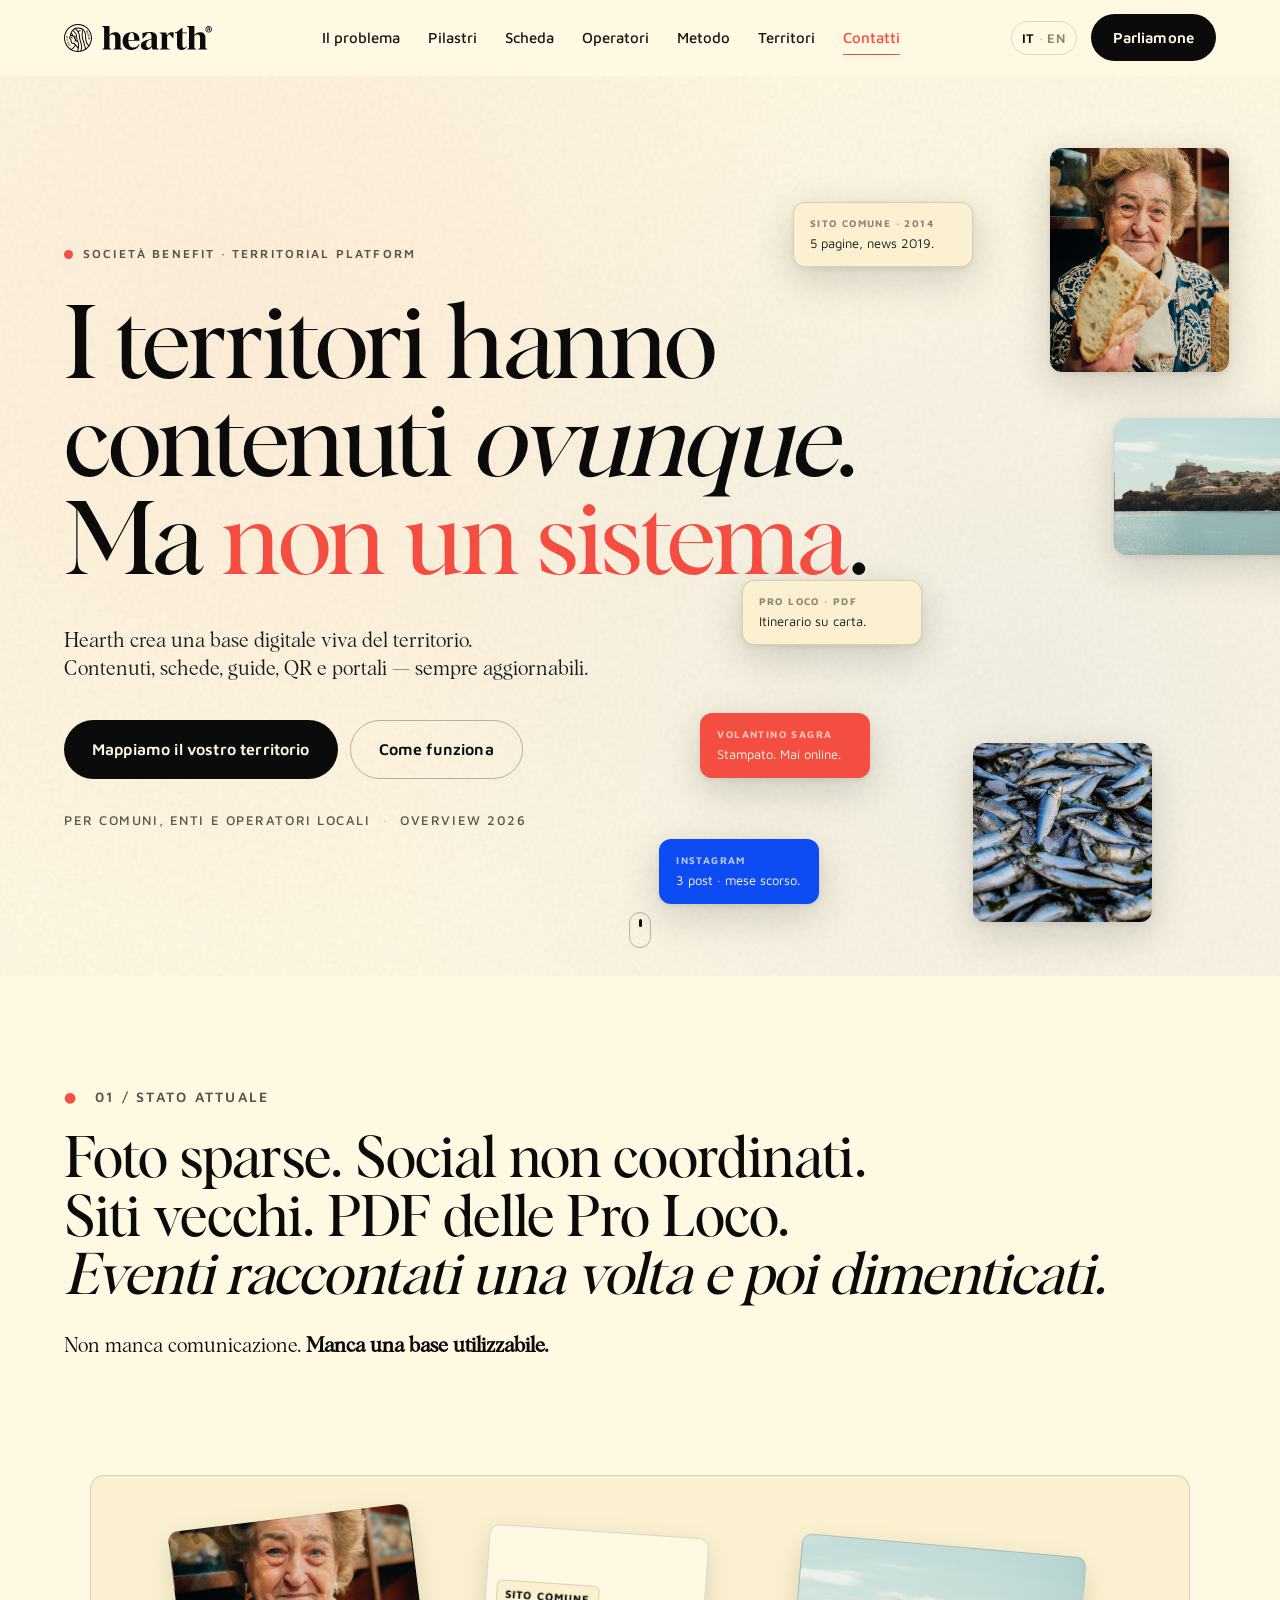
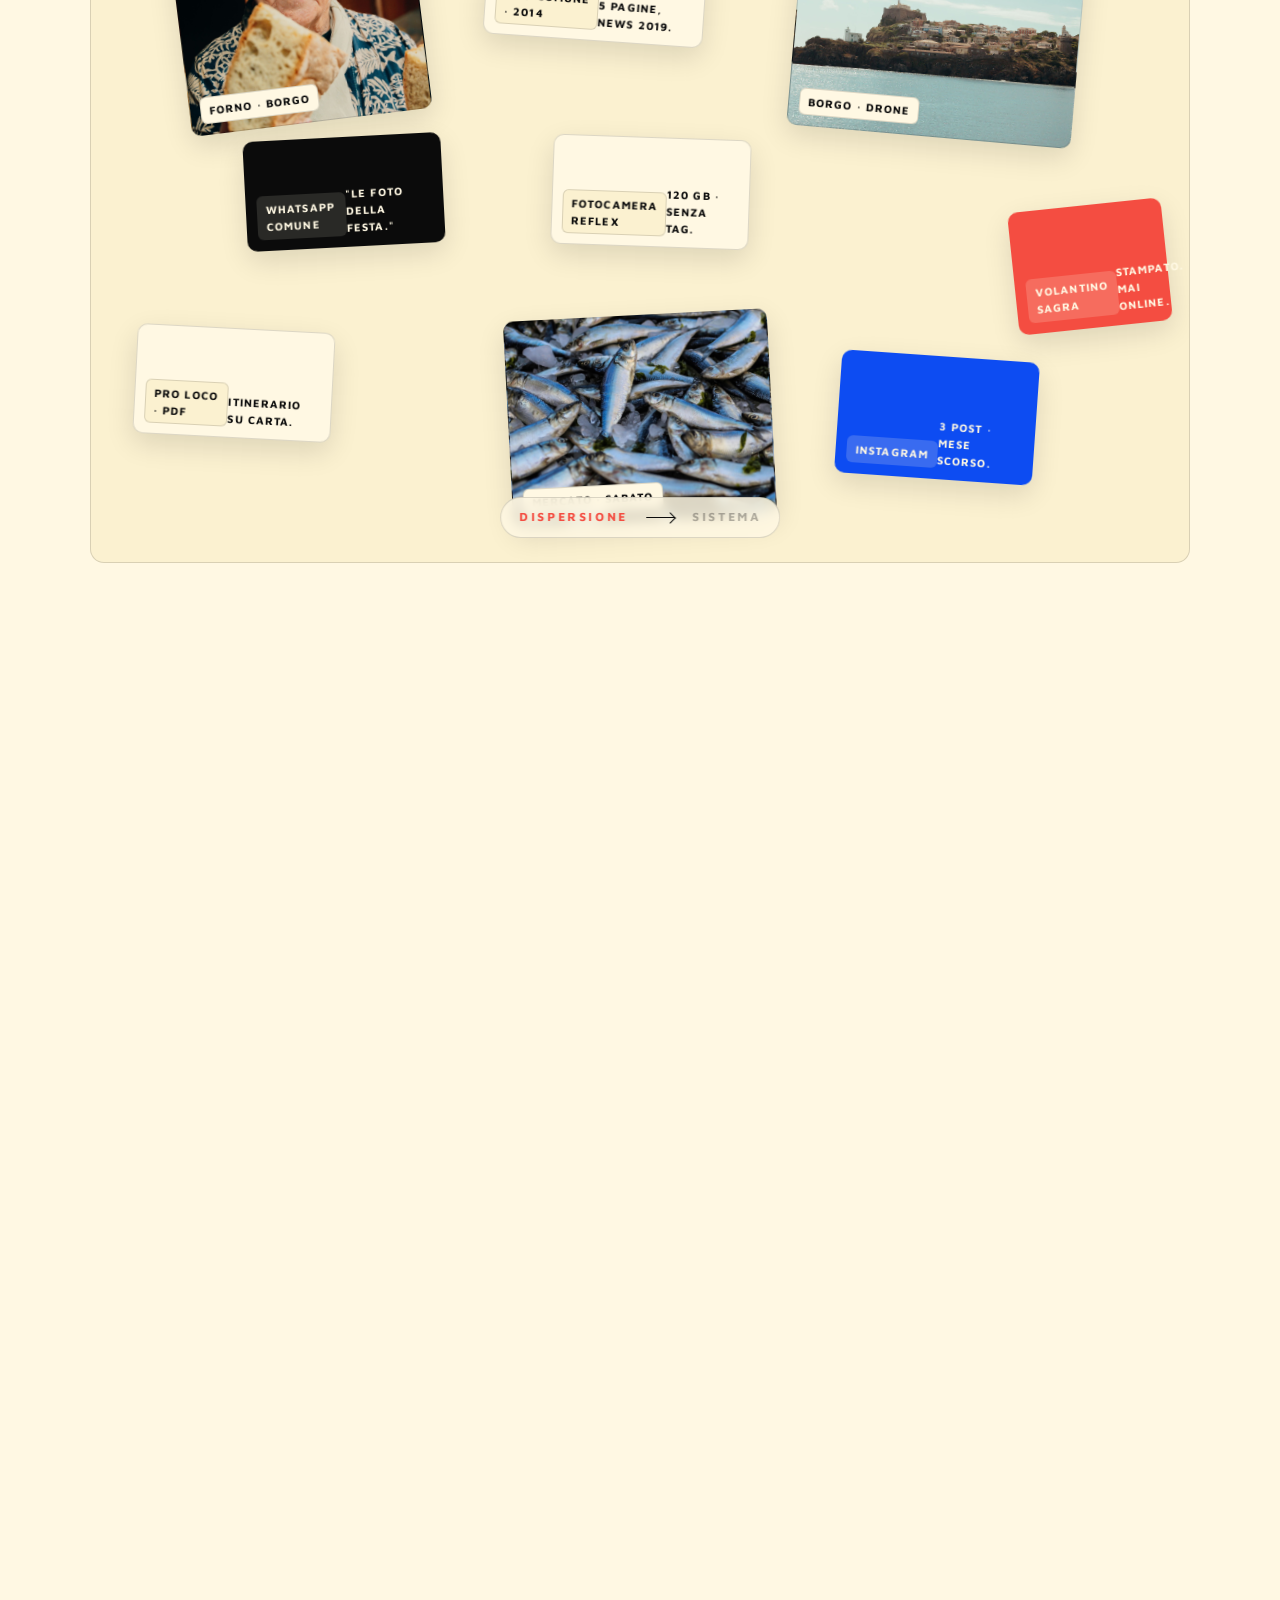
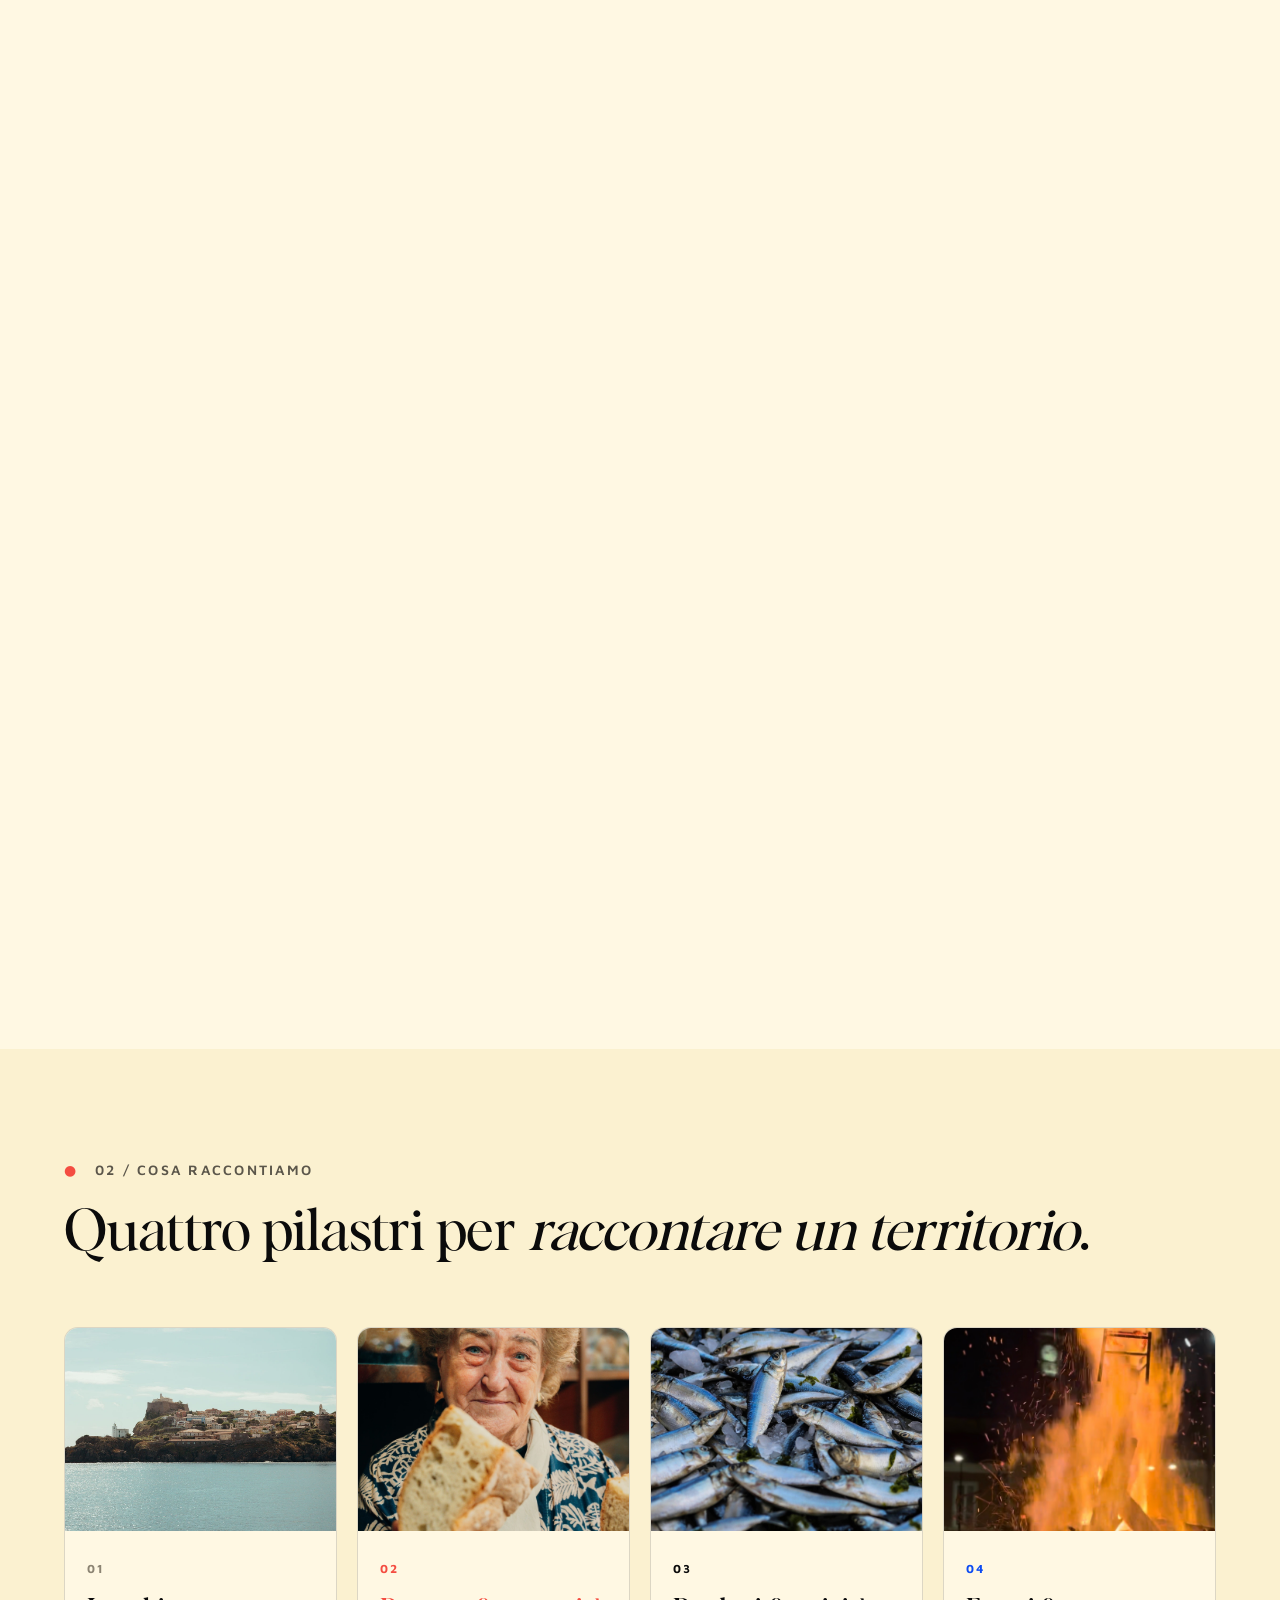
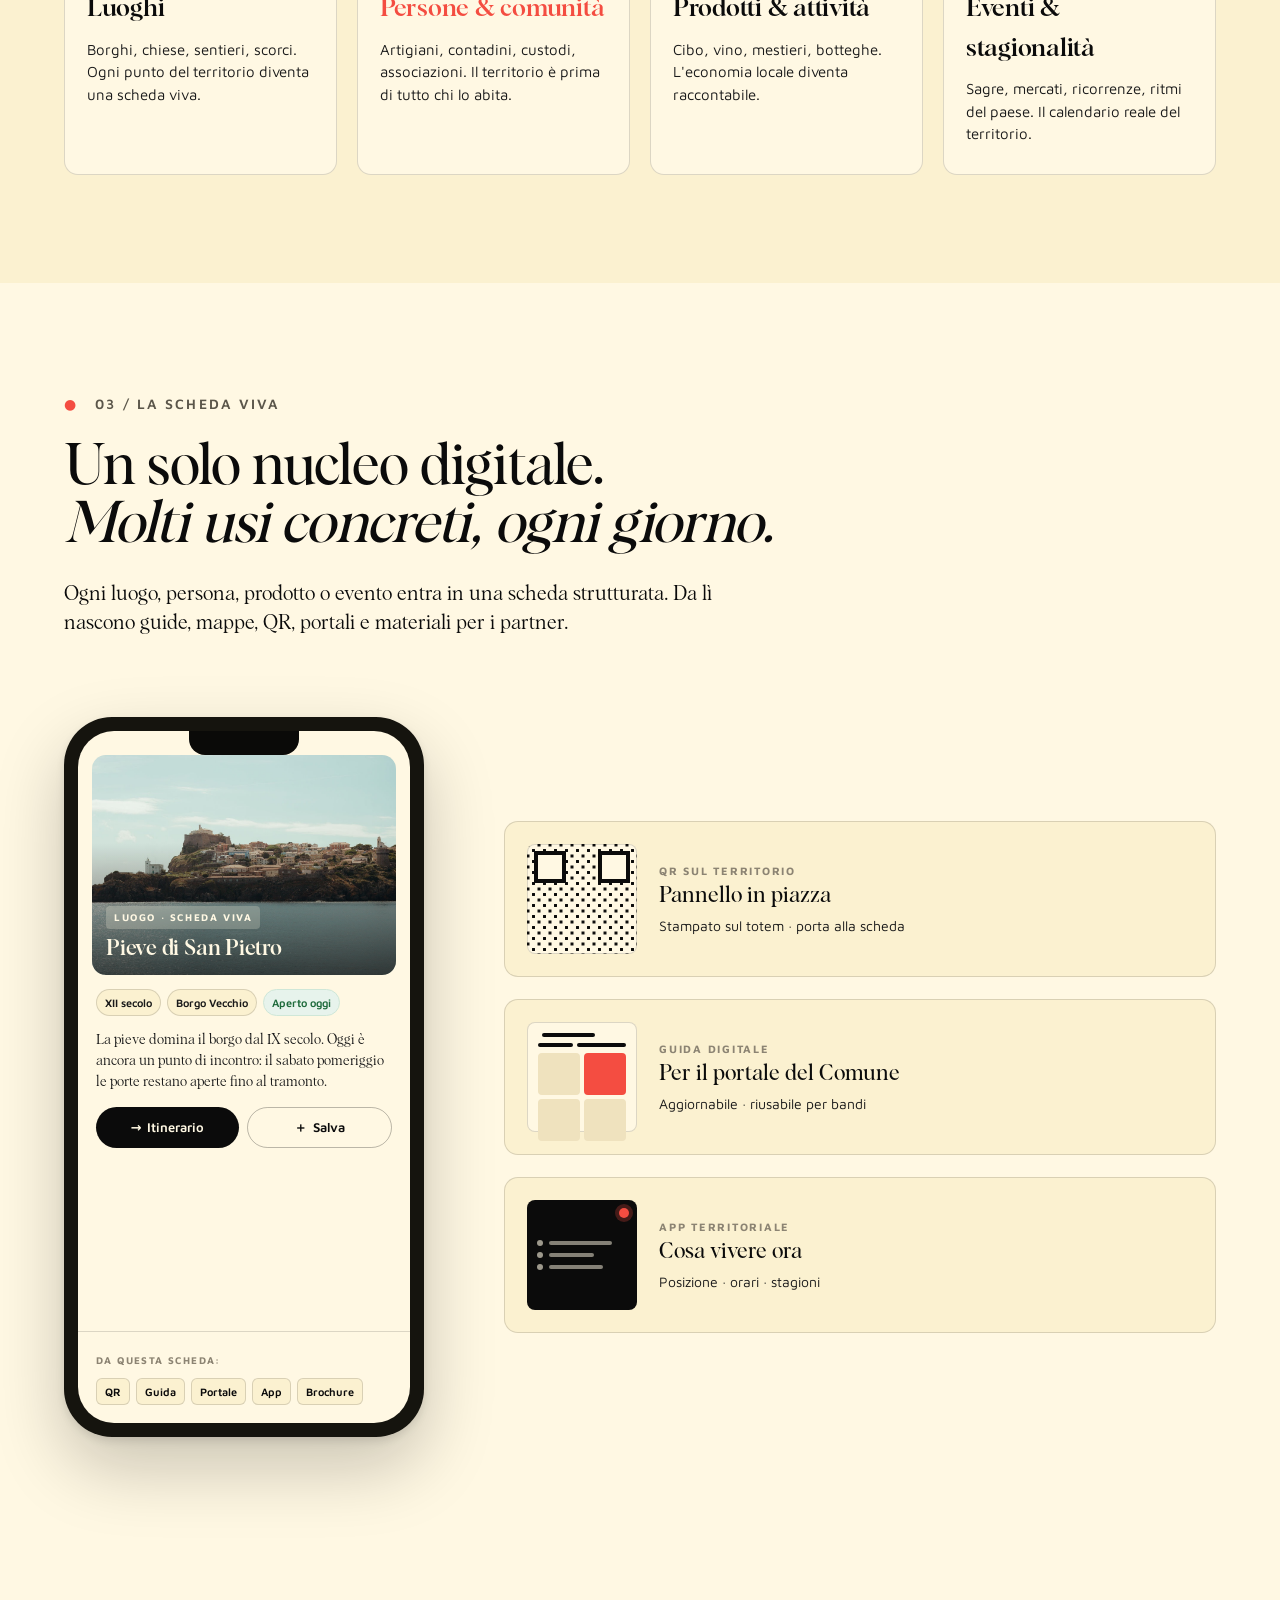
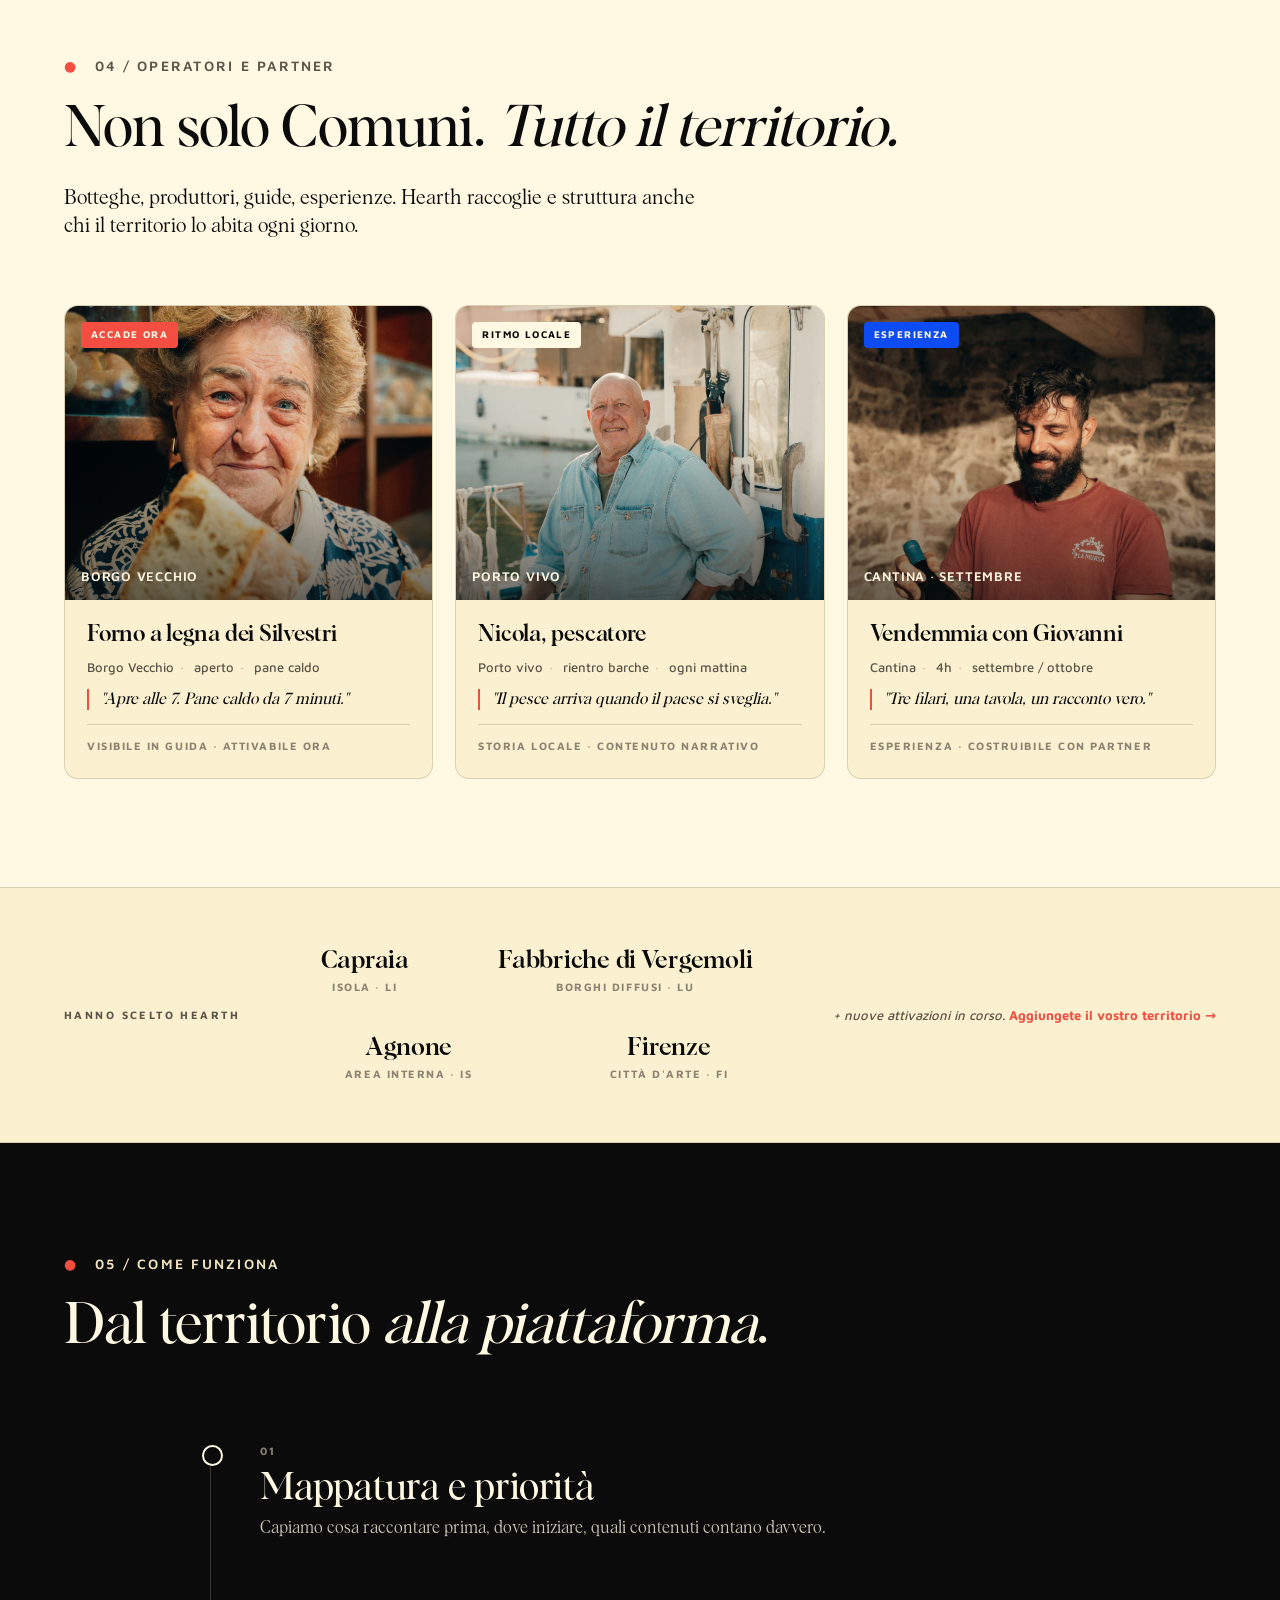
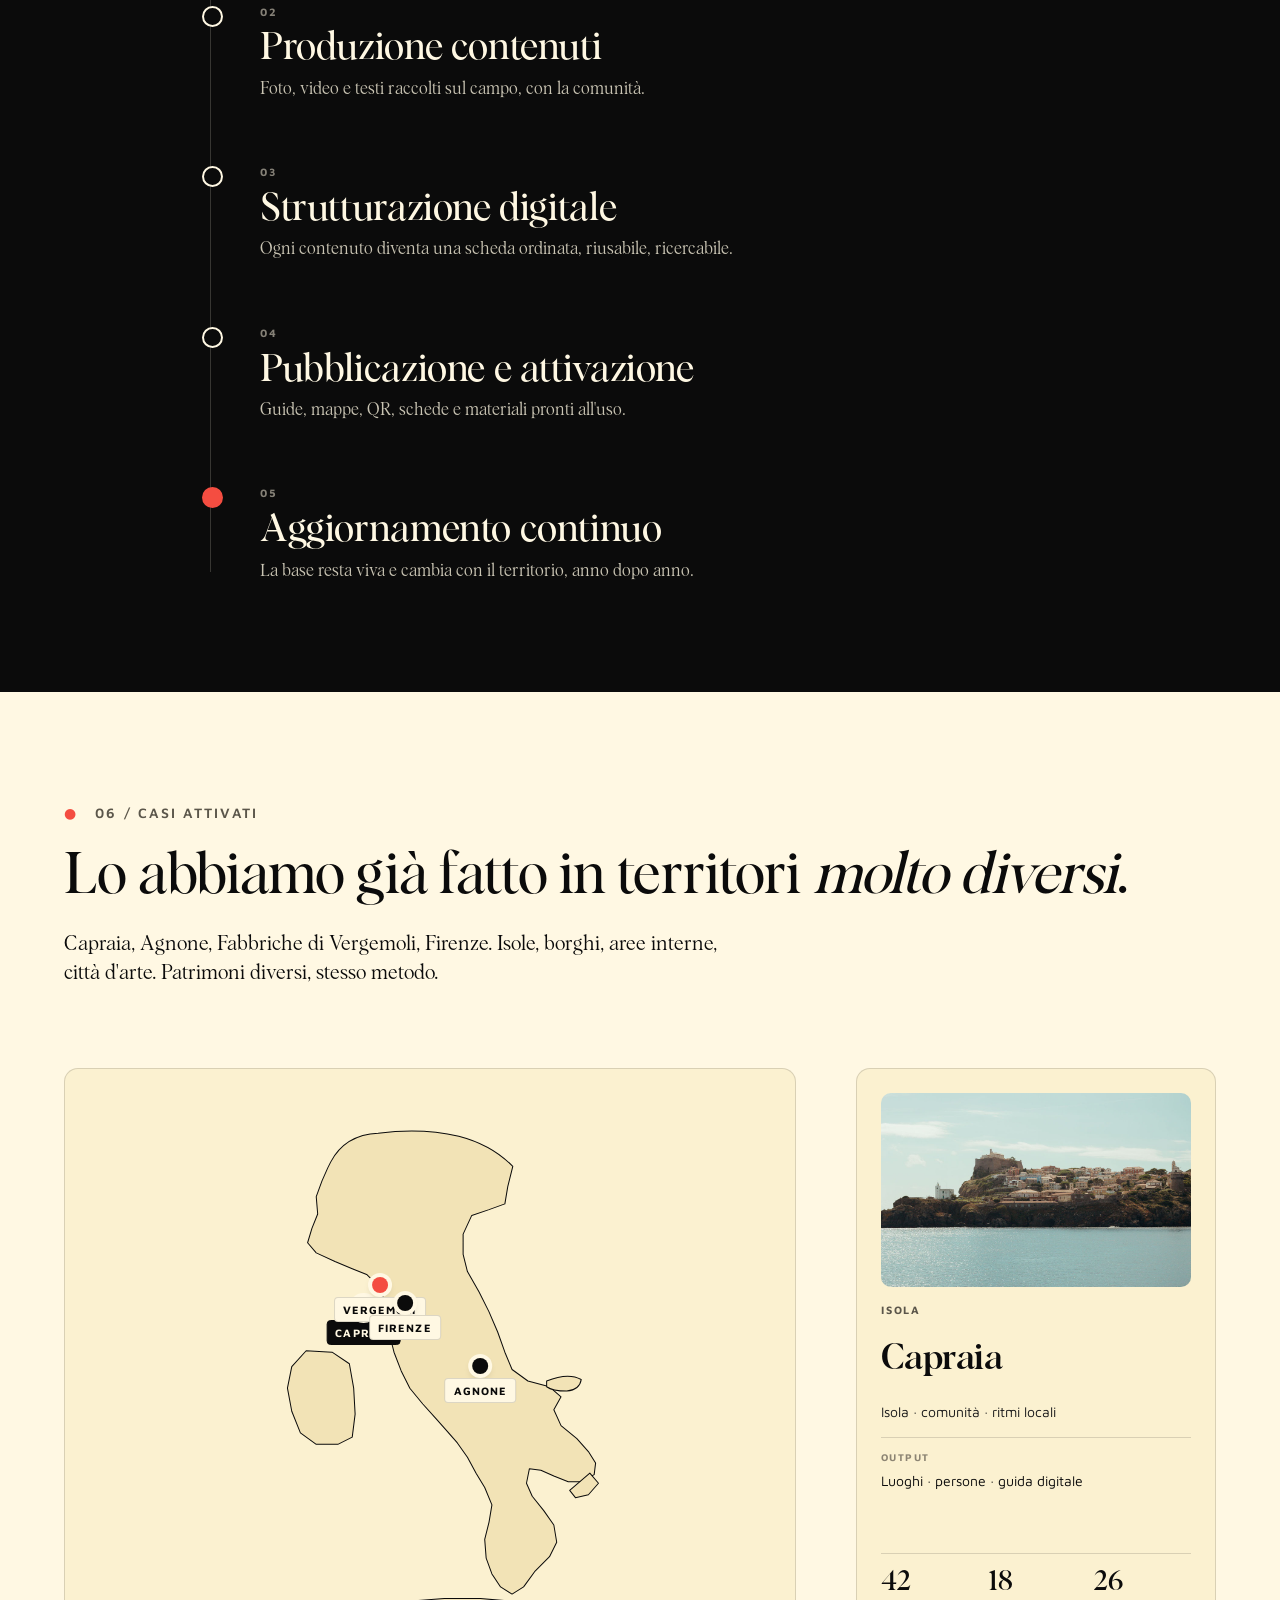
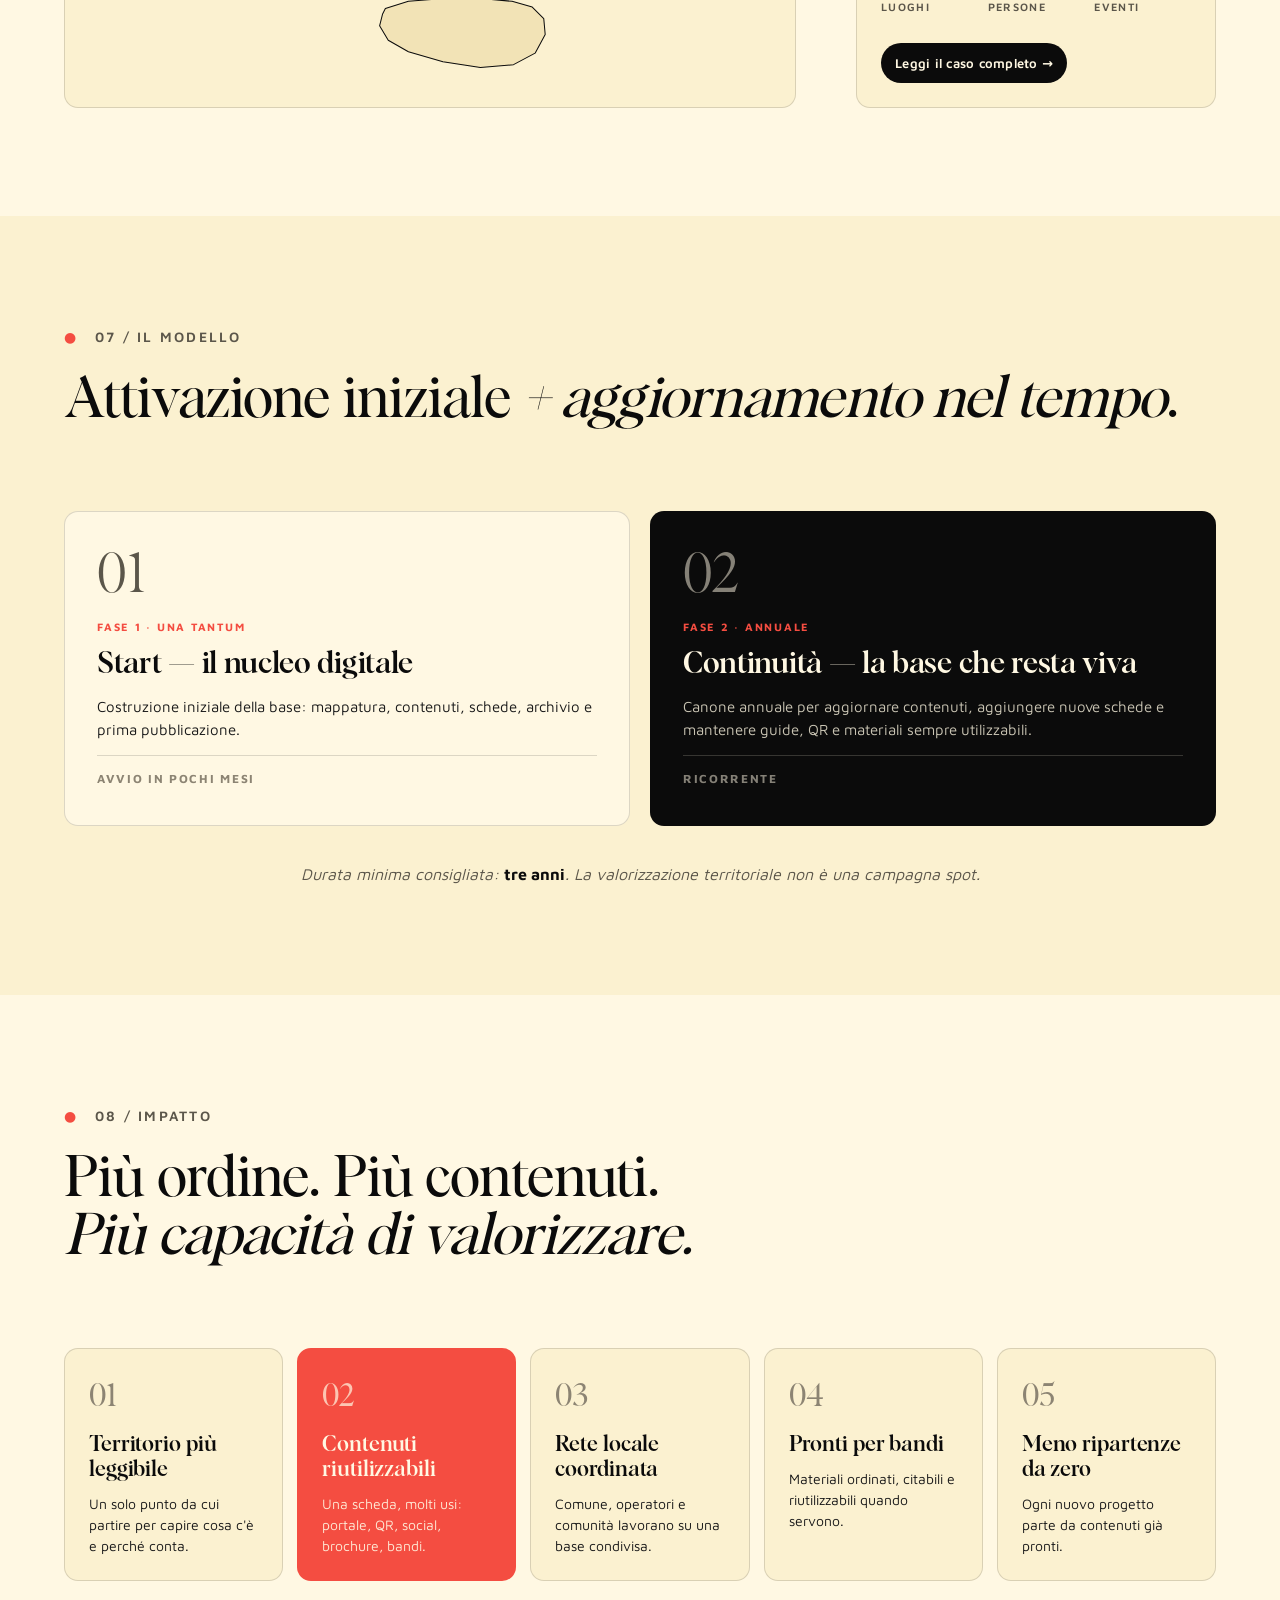
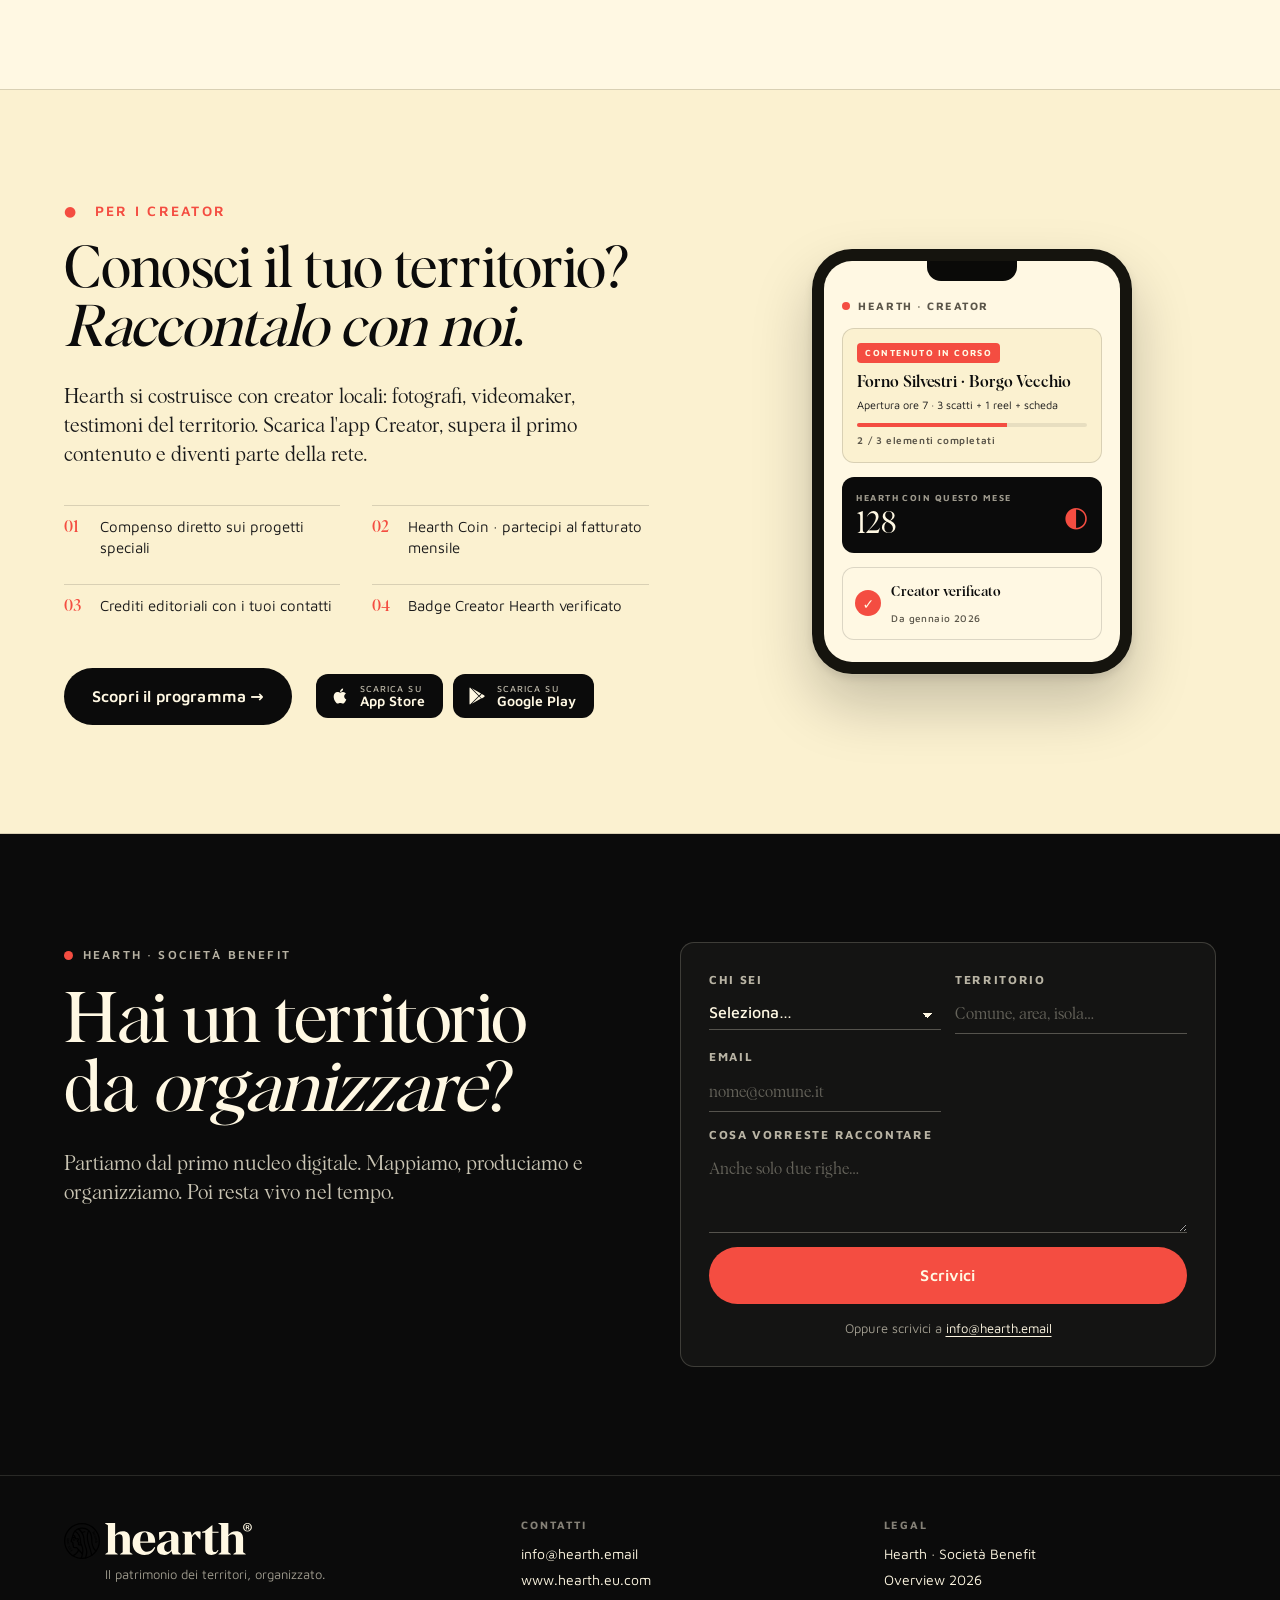
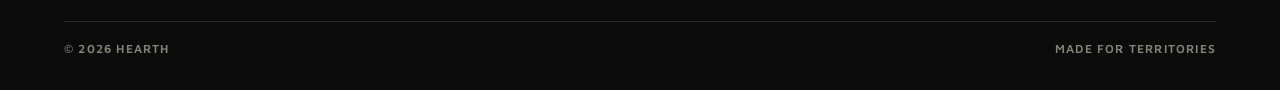
<file: index.html>
<!doctype html>
<html lang="it">

<head>
  <meta charset="utf-8" />

  <title>Hearth | Piattaforma digitale per Comuni, borghi e territori</title>
  <meta name="description"
    content="Hearth aiuta Comuni, borghi e operatori locali a trasformare luoghi, persone, prodotti ed eventi in contenuti digitali, guide territoriali, QR code e strumenti riutilizzabili per la valorizzazione del territorio." />
  <link rel="canonical" href="https://www.hearth.eu.com/" />

  <meta name="viewport" content="width=device-width, initial-scale=1" />
  <meta name="theme-color" content="#FFF8E3" />
  <meta name="author" content="Hearth S.r.l. Società Benefit" />

  <!-- Open Graph / Twitter -->
  <meta property="og:type" content="website" />
  <meta property="og:site_name" content="Hearth" />
  <meta property="og:title" content="Hearth | Piattaforma digitale per Comuni, borghi e territori" />
  <meta property="og:description"
    content="Hearth aiuta Comuni, borghi e operatori locali a trasformare luoghi, persone, prodotti ed eventi in contenuti digitali, guide territoriali e QR code." />
  <meta property="og:url" content="https://www.hearth.eu.com/" />
  <meta property="og:image" content="https://www.hearth.eu.com/assets/borgo-drone.jpg" />
  <meta property="og:locale" content="it_IT" />
  <meta property="og:locale:alternate" content="en_US" />

  <meta name="twitter:card" content="summary_large_image" />
  <meta name="twitter:title" content="Hearth | Piattaforma digitale per Comuni, borghi e territori" />
  <meta name="twitter:description"
    content="Contenuti digitali, guide territoriali, QR code e strumenti riutilizzabili per Comuni, borghi e operatori locali." />
  <meta name="twitter:image" content="https://www.hearth.eu.com/assets/borgo-drone.jpg" />

  <link rel="icon" type="image/svg+xml" href="../assets/hearth-icon-circle.svg" />
  <link rel="apple-touch-icon" href="../assets/hearth-icon-circle.svg" />
  <link rel="preconnect" href="https://fonts.googleapis.com" />
  <link rel="preconnect" href="https://fonts.gstatic.com" crossorigin />
  <link href="https://fonts.googleapis.com/css2?family=Maven+Pro:wght@400;500;600;700;800&display=swap"
    rel="stylesheet" />
  <link rel="stylesheet" href="landing.css" />

  <!-- Structured data -->
  <script type="application/ld+json">
{
  "@context": "https://schema.org",
  "@type": "Organization",
  "name": "Hearth S.r.l. Società Benefit",
  "url": "https://www.hearth.eu.com",
  "email": "info@hearth.email",
  "description": "Hearth costruisce una base digitale viva del territorio per Comuni, enti e operatori locali.",
  "address": {
    "@type": "PostalAddress",
    "addressLocality": "Monteforte Irpino",
    "addressRegion": "AV",
    "addressCountry": "IT"
  }
}
</script>
</head>

<body data-lang="it" data-direction="editorial">

  <!-- Skip link -->
  <a class="skip-link" href="#top">Salta al contenuto</a>

  <!-- ============= NAV ============= -->
  <!-- ============= NAV ============= -->
  <header class="nav" id="nav">
    <a class="nav-brand" href="#top" aria-label="Hearth — torna in cima">
      <img src="../assets/hearth-icon-circle.svg" alt="" />
      <span class="nav-word-img" role="img" aria-label="Hearth"></span>
    </a>
    <nav class="nav-links" id="navLinks" aria-label="Navigazione principale">
      <a href="#problema" data-i18n="nav_problem">Il problema</a>
      <a href="#pilastri" data-i18n="nav_pillars">Pilastri</a>
      <a href="#scheda" data-i18n="nav_card">Scheda</a>
      <a href="#operatori" data-i18n="nav_op">Operatori</a>
      <a href="#metodo" data-i18n="nav_method">Metodo</a>
      <a href="#territori" data-i18n="nav_map">Territori</a>
      <a href="#contatti" data-i18n="nav_contact">Contatti</a>
    </nav>
    <div class="nav-actions">
      <button class="lang-toggle" id="langToggle" aria-label="Cambia lingua">
        <span class="lt-it">IT</span><span class="lt-sep">·</span><span class="lt-en">EN</span>
      </button>
      <a class="btn-primary" href="#contatti" data-i18n="cta_nav">Parliamone</a>
      <button class="nav-burger" id="navBurger" aria-label="Apri menu" aria-expanded="false" aria-controls="navLinks">
        <span></span><span></span><span></span>
      </button>
    </div>
  </header>

  <!-- ============= HERO ============= -->
  <section class="hero" id="top">
    <div class="hero-grain" aria-hidden="true"></div>
    <div class="hero-inner">
      <div class="hero-mark">
        <span class="dot"></span>
        <span data-i18n="hero_kicker">SOCIETÀ BENEFIT · TERRITORIAL PLATFORM</span>
      </div>
      <h1 class="hero-title">
        <span data-i18n="hero_l1">I territori hanno contenuti</span>
        <span class="it" data-i18n="hero_l2">ovunque</span><span data-i18n="hero_l3">.</span>
        <br />
        <span data-i18n="hero_l4">Ma</span> <span class="red" data-i18n="hero_l5">non un sistema</span><span
          data-i18n="hero_l6">.</span>
      </h1>
      <p class="hero-lead" data-i18n="hero_lead">
        Hearth crea una base digitale viva del territorio.<br />Contenuti, schede, guide, QR e portali — sempre
        aggiornabili.
      </p>
      <div class="hero-cta">
        <a class="btn-primary lg" href="#contatti" data-i18n="cta_primary">Mappiamo il vostro territorio</a>
        <a class="btn-ghost lg" href="#metodo" data-i18n="cta_secondary">Come funziona</a>
      </div>
      <div class="hero-meta">
        <span data-i18n="hero_meta_for">Per Comuni, enti e operatori locali</span>
        <span class="sep">·</span>
        <span data-i18n="hero_meta_year">Overview 2026</span>
      </div>
    </div>
    <!-- Scraps stage (decorative, scroll-parallaxed) -->
    <div class="hero-scraps" aria-hidden="true" id="heroScraps">
      <div class="scrap photo s1" style="background-image:url('../assets/forno-ivana.jpg')"></div>
      <div class="scrap photo s2" style="background-image:url('../assets/borgo-drone.jpg')"></div>
      <div class="scrap photo s3" style="background-image:url('../assets/mercato-pesce.jpg')"></div>
      <div class="scrap note s4"><span class="lab">Sito Comune · 2014</span>5 pagine, news 2019.</div>
      <div class="scrap note red s5"><span class="lab">Volantino Sagra</span>Stampato. Mai online.</div>
      <div class="scrap note s6"><span class="lab">Pro Loco · PDF</span>Itinerario su carta.</div>
      <div class="scrap note blue s7"><span class="lab">Instagram</span>3 post · mese scorso.</div>
    </div>
    <a class="hero-scroll" href="#problema" aria-label="Scorri">
      <span></span>
    </a>
  </section>

  <!-- ============= PROBLEMA ============= -->
  <section class="section problema" id="problema">
    <div class="band">
      <span class="eyebrow"><span class="red">●</span>&nbsp;&nbsp;<span data-i18n="problem_eyebrow">01 / Stato
          attuale</span></span>
      <h2 class="h-display">
        <span data-i18n="problem_t1">Foto sparse. Social non coordinati.</span><br />
        <span data-i18n="problem_t2">Siti vecchi. PDF delle Pro Loco.</span><br />
        <span class="it" data-i18n="problem_t3">Eventi raccontati una volta e poi dimenticati.</span>
      </h2>
      <p class="lead" data-i18n="problem_lead">
        Non manca comunicazione. <strong data-i18n="problem_lead_strong">Manca una base utilizzabile.</strong>
      </p>
    </div>
    <!-- Pinned chaos → order scrub stage -->
    <div class="scrub-stage" id="scrubStage">
      <div class="scrub-track">
        <div class="scrub-frame">
          <div class="chaos-grid" id="chaosGrid">
            <!-- 9 cards: scattered → grid via scroll -->
          </div>
          <div class="scrub-caption">
            <span class="cap-from" data-i18n="scrub_from">DISPERSIONE</span>
            <span class="cap-arrow"></span>
            <span class="cap-to" data-i18n="scrub_to">SISTEMA</span>
          </div>
        </div>
      </div>
    </div>
  </section>

  <!-- ============= SOLUZIONE / 4 PILASTRI ============= -->
  <section class="section pilastri" id="pilastri">
    <div class="band">
      <span class="eyebrow"><span class="red">●</span>&nbsp;&nbsp;<span data-i18n="pillars_eyebrow">02 / Cosa
          raccontiamo</span></span>
      <h2 class="h-display sm">
        <span data-i18n="pillars_t1">Quattro pilastri per</span> <span class="it" data-i18n="pillars_t2">raccontare un
          territorio</span><span data-i18n="pillars_t3">.</span>
      </h2>
    </div>
    <div class="pillar-grid">
      <article class="pillar reveal" data-pillar="luoghi">
        <div class="pillar-img" style="background-image:url('../assets/borgo-drone.jpg')"></div>
        <div class="pillar-body">
          <span class="pillar-num">01</span>
          <h3 class="pillar-ttl" data-i18n="pillar_1_ttl">Luoghi</h3>
          <p data-i18n="pillar_1_meta">Borghi, chiese, sentieri, scorci. Ogni punto del territorio diventa una scheda
            viva.</p>
        </div>
      </article>
      <article class="pillar reveal red" data-pillar="persone">
        <div class="pillar-img" style="background-image:url('../assets/forno-ivana.jpg')"></div>
        <div class="pillar-body">
          <span class="pillar-num">02</span>
          <h3 class="pillar-ttl" data-i18n="pillar_2_ttl">Persone &amp; comunità</h3>
          <p data-i18n="pillar_2_meta">Artigiani, contadini, custodi, associazioni. Il territorio è prima di tutto chi
            lo abita.</p>
        </div>
      </article>
      <article class="pillar reveal ink" data-pillar="prodotti">
        <div class="pillar-img" style="background-image:url('../assets/mercato-pesce.jpg')"></div>
        <div class="pillar-body">
          <span class="pillar-num">03</span>
          <h3 class="pillar-ttl" data-i18n="pillar_3_ttl">Prodotti &amp; attività</h3>
          <p data-i18n="pillar_3_meta">Cibo, vino, mestieri, botteghe. L'economia locale diventa raccontabile.</p>
        </div>
      </article>
      <article class="pillar reveal blue" data-pillar="eventi">
        <div class="pillar-img" style="background-image:url('../assets/falo-sagra.jpg')"></div>
        <div class="pillar-body">
          <span class="pillar-num">04</span>
          <h3 class="pillar-ttl" data-i18n="pillar_4_ttl">Eventi &amp; stagionalità</h3>
          <p data-i18n="pillar_4_meta">Sagre, mercati, ricorrenze, ritmi del paese. Il calendario reale del territorio.
          </p>
        </div>
      </article>
    </div>
  </section>

  <!-- ============= SCHEDA LUOGO LIVE ============= -->
  <section class="section scheda" id="scheda">
    <div class="band">
      <span class="eyebrow"><span class="red">●</span>&nbsp;&nbsp;<span data-i18n="card_eyebrow">03 / La scheda
          viva</span></span>
      <h2 class="h-display sm">
        <span data-i18n="card_t1">Un solo nucleo digitale.</span><br />
        <span class="it" data-i18n="card_t2">Molti usi concreti, ogni giorno.</span>
      </h2>
      <p class="lead" data-i18n="card_lead">
        Ogni luogo, persona, prodotto o evento entra in una scheda strutturata. Da lì nascono guide, mappe, QR, portali
        e materiali per i partner.
      </p>
    </div>

    <div class="scheda-stage">
      <!-- Mockup live: scheda + outputs -->
      <div class="phone-frame reveal">
        <div class="phone-notch"></div>
        <div class="phone-screen">
          <div class="ph-bar"><span></span><span></span><span></span></div>
          <div class="ph-hero" style="background-image:url('../assets/borgo-drone.jpg')">
            <span class="ph-tag">Luogo · scheda viva</span>
            <span class="ph-name" id="phName">Pieve di San Pietro</span>
          </div>
          <div class="ph-meta-row">
            <span class="chip" id="phChip1">XII secolo</span>
            <span class="chip" id="phChip2">Borgo Vecchio</span>
            <span class="chip ok" id="phChip3">Aperto oggi</span>
          </div>
          <p class="ph-body" id="phBody">
            La pieve domina il borgo dal IX secolo. Oggi è ancora un punto di incontro: il sabato pomeriggio le porte
            restano aperte fino al tramonto.
          </p>
          <div class="ph-actions">
            <span class="ph-btn"><span class="ic">→</span><span data-i18n="card_act_1">Itinerario</span></span>
            <span class="ph-btn ghost"><span class="ic">＋</span><span data-i18n="card_act_2">Salva</span></span>
          </div>
          <div class="ph-foot">
            <span class="lab" data-i18n="card_foot_lab">Da questa scheda:</span>
            <div class="ph-foot-tags">
              <span>QR</span><span>Guida</span><span>Portale</span><span>App</span><span>Brochure</span>
            </div>
          </div>
        </div>
      </div>

      <!-- Outputs orbiting the card -->
      <div class="outputs">
        <div class="op op-qr reveal">
          <div class="qr-mini"></div>
          <div class="op-text">
            <span class="lab" data-i18n="out_qr_lab">QR sul territorio</span>
            <span class="ttl" data-i18n="out_qr_ttl">Pannello in piazza</span>
            <span class="meta" data-i18n="out_qr_meta">Stampato sul totem · porta alla scheda</span>
          </div>
        </div>
        <div class="op op-guide reveal">
          <div class="guide-mini">
            <div class="g-row"><span></span><span style="width:60%"></span></div>
            <div class="g-row"><span style="width:40%"></span><span style="width:55%"></span></div>
            <div class="g-grid"><span></span><span></span><span></span><span></span></div>
          </div>
          <div class="op-text">
            <span class="lab" data-i18n="out_guide_lab">Guida digitale</span>
            <span class="ttl" data-i18n="out_guide_ttl">Per il portale del Comune</span>
            <span class="meta" data-i18n="out_guide_meta">Aggiornabile · riusabile per bandi</span>
          </div>
        </div>
        <div class="op op-app reveal">
          <div class="app-mini">
            <div class="app-pin"></div>
            <div class="app-row"><span class="r-dot"></span><span class="r-bar" style="width:70%"></span></div>
            <div class="app-row"><span class="r-dot"></span><span class="r-bar" style="width:50%"></span></div>
            <div class="app-row"><span class="r-dot"></span><span class="r-bar" style="width:60%"></span></div>
          </div>
          <div class="op-text">
            <span class="lab" data-i18n="out_app_lab">App territoriale</span>
            <span class="ttl" data-i18n="out_app_ttl">Cosa vivere ora</span>
            <span class="meta" data-i18n="out_app_meta">Posizione · orari · stagioni</span>
          </div>
        </div>
      </div>
    </div>
  </section>

  <!-- ============= OPERATORI E PARTNER ============= -->
  <section class="section operatori" id="operatori">
    <div class="band">
      <span class="eyebrow"><span class="red">●</span>&nbsp;&nbsp;<span data-i18n="op_eyebrow">04 / Operatori e
          partner</span></span>
      <h2 class="h-display sm">
        <span data-i18n="op_t1">Non solo Comuni.</span> <span class="it" data-i18n="op_t2">Tutto il territorio.</span>
      </h2>
      <p class="lead" data-i18n="op_lead">
        Botteghe, produttori, guide, esperienze. Hearth raccoglie e struttura anche chi il territorio lo abita ogni
        giorno.
      </p>
    </div>

    <div class="op-grid">
      <article class="op-card reveal">
        <div class="op-img" style="background-image:url('../assets/forno-ivana.jpg'); background-position: center 30%;">
          <span class="op-pin red" data-i18n="op_1_pin">Accade ora</span>
          <span class="op-cap" data-i18n="op_1_cap">Borgo Vecchio</span>
        </div>
        <div class="op-body">
          <h3 class="op-ttl" data-i18n="op_1_ttl">Forno a legna dei Silvestri</h3>
          <p class="op-meta">
            <span data-i18n="op_1_m1">Borgo Vecchio</span><span class="dot">·</span>
            <span data-i18n="op_1_m2">aperto</span><span class="dot">·</span>
            <span data-i18n="op_1_m3">pane caldo</span>
          </p>
          <p class="op-quote" data-i18n="op_1_q">"Apre alle 7. Pane caldo da 7 minuti."</p>
          <span class="op-tag" data-i18n="op_1_tag">Visibile in guida · attivabile ora</span>
        </div>
      </article>

      <article class="op-card reveal">
        <div class="op-img"
          style="background-image:url('../assets/nicola-pescatore.jpg'); background-position: center 35%;">
          <span class="op-pin" data-i18n="op_2_pin">Ritmo locale</span>
          <span class="op-cap" data-i18n="op_2_cap">Porto vivo</span>
        </div>
        <div class="op-body">
          <h3 class="op-ttl" data-i18n="op_2_ttl">Nicola, pescatore</h3>
          <p class="op-meta">
            <span data-i18n="op_2_m1">Porto vivo</span><span class="dot">·</span>
            <span data-i18n="op_2_m2">rientro barche</span><span class="dot">·</span>
            <span data-i18n="op_2_m3">ogni mattina</span>
          </p>
          <p class="op-quote" data-i18n="op_2_q">"Il pesce arriva quando il paese si sveglia."</p>
          <span class="op-tag" data-i18n="op_2_tag">Storia locale · contenuto narrativo</span>
        </div>
      </article>

      <article class="op-card reveal">
        <div class="op-img"
          style="background-image:url('../assets/anna-vendemmia.jpg'); background-position: center 30%;">
          <span class="op-pin blue" data-i18n="op_3_pin">Esperienza</span>
          <span class="op-cap" data-i18n="op_3_cap">Cantina · settembre</span>
        </div>
        <div class="op-body">
          <h3 class="op-ttl" data-i18n="op_3_ttl">Vendemmia con Giovanni</h3>
          <p class="op-meta">
            <span data-i18n="op_3_m1">Cantina</span><span class="dot">·</span>
            <span data-i18n="op_3_m2">4h</span><span class="dot">·</span>
            <span data-i18n="op_3_m3">settembre / ottobre</span>
          </p>
          <p class="op-quote" data-i18n="op_3_q">"Tre filari, una tavola, un racconto vero."</p>
          <span class="op-tag" data-i18n="op_3_tag">Esperienza · costruibile con partner</span>
        </div>
      </article>
    </div>
  </section>

  <!-- ============= TRUST / HANNO SCELTO HEARTH ============= -->
  <section class="trust" id="trust">
    <div class="trust-band">
      <span class="trust-lab" data-i18n="trust_lab">Hanno scelto Hearth</span>
      <div class="trust-marks">
        <a class="trust-mark" href="caso-capraia.html"><span class="tm-name">Capraia</span><span class="tm-sub"
            data-i18n="tm_capraia">Isola · LI</span></a>
        <a class="trust-mark" href="caso-vergemoli.html"><span class="tm-name">Fabbriche di Vergemoli</span><span
            class="tm-sub" data-i18n="tm_vergemoli">Borghi diffusi · LU</span></a>
        <a class="trust-mark" href="caso-agnone.html"><span class="tm-name">Agnone</span><span class="tm-sub"
            data-i18n="tm_agnone">Area interna · IS</span></a>
        <a class="trust-mark" href="caso-firenze.html"><span class="tm-name">Firenze</span><span class="tm-sub"
            data-i18n="tm_firenze">Città d'arte · FI</span></a>
      </div>
      <p class="trust-foot" data-i18n="trust_foot">
        + nuove attivazioni in corso. <a href="#contatti" data-i18n="trust_cta">Aggiungete il vostro territorio →</a>
      </p>
    </div>
  </section>

  <!-- ============= METODO ============= -->
  <section class="section metodo" id="metodo">
    <div class="band">
      <span class="eyebrow"><span class="red">●</span>&nbsp;&nbsp;<span data-i18n="method_eyebrow">05 / Come
          funziona</span></span>
      <h2 class="h-display sm">
        <span data-i18n="method_t1">Dal territorio</span> <span class="it" data-i18n="method_t2">alla
          piattaforma</span><span data-i18n="method_t3">.</span>
      </h2>
    </div>
    <ol class="timeline" id="timeline">
      <li class="step reveal">
        <span class="step-num">01</span>
        <h3 class="step-ttl" data-i18n="step_1_ttl">Mappatura e priorità</h3>
        <p data-i18n="step_1_meta">Capiamo cosa raccontare prima, dove iniziare, quali contenuti contano davvero.</p>
      </li>
      <li class="step reveal">
        <span class="step-num">02</span>
        <h3 class="step-ttl" data-i18n="step_2_ttl">Produzione contenuti</h3>
        <p data-i18n="step_2_meta">Foto, video e testi raccolti sul campo, con la comunità.</p>
      </li>
      <li class="step reveal">
        <span class="step-num">03</span>
        <h3 class="step-ttl" data-i18n="step_3_ttl">Strutturazione digitale</h3>
        <p data-i18n="step_3_meta">Ogni contenuto diventa una scheda ordinata, riusabile, ricercabile.</p>
      </li>
      <li class="step reveal">
        <span class="step-num">04</span>
        <h3 class="step-ttl" data-i18n="step_4_ttl">Pubblicazione e attivazione</h3>
        <p data-i18n="step_4_meta">Guide, mappe, QR, schede e materiali pronti all'uso.</p>
      </li>
      <li class="step reveal live">
        <span class="step-num">05</span>
        <h3 class="step-ttl" data-i18n="step_5_ttl">Aggiornamento continuo</h3>
        <p data-i18n="step_5_meta">La base resta viva e cambia con il territorio, anno dopo anno.</p>
      </li>
    </ol>
  </section>

  <!-- ============= TERRITORI MAP ============= -->
  <section class="section territori" id="territori">
    <div class="band">
      <span class="eyebrow"><span class="red">●</span>&nbsp;&nbsp;<span data-i18n="map_eyebrow">06 / Casi
          attivati</span></span>
      <h2 class="h-display sm">
        <span data-i18n="map_t1">Lo abbiamo già fatto in territori</span> <span class="it" data-i18n="map_t2">molto
          diversi</span><span data-i18n="map_t3">.</span>
      </h2>
      <p class="lead" data-i18n="map_lead">
        Capraia, Agnone, Fabbriche di Vergemoli, Firenze. Isole, borghi, aree interne, città d'arte. Patrimoni diversi,
        stesso metodo.
      </p>
    </div>
    <div class="map-stage">
      <div class="map-canvas" id="mapCanvas">
        <div class="map-frame">
          <svg class="map-italy" viewBox="0 0 500 820" preserveAspectRatio="xMidYMid meet" aria-hidden="true">
            <!-- Italy mainland — hand-traced polygon following actual coastline points -->
            <path d="
          M 112 96
          Q 132 58, 178 56
          Q 238 48, 290 60
          Q 336 72, 365 102
          L 358 130
          L 354 154
          L 332 162
          L 308 170
          L 296 196
          L 296 224
          L 302 248
          L 318 276
          L 332 304
          L 344 332
          L 354 360
          L 364 384
          L 386 400
          L 416 408
          L 432 422
          L 422 440
          L 432 462
          L 454 480
          L 470 498
          L 480 514
          L 478 530
          L 460 540
          L 442 540
          L 422 532
          L 404 524
          L 388 522
          L 384 542
          L 392 560
          L 408 580
          L 422 600
          L 426 624
          L 416 644
          L 396 664
          L 380 686
          L 364 696
          L 348 686
          L 336 668
          L 328 646
          L 326 620
          L 332 596
          L 336 572
          L 326 548
          L 314 528
          L 302 506
          L 288 486
          L 274 470
          L 258 452
          L 240 432
          L 222 410
          L 210 386
          L 200 360
          L 194 336
          L 192 312
          L 188 290
          L 178 268
          L 162 252
          L 142 244
          L 118 234
          L 92 222
          L 80 208
          L 86 188
          L 94 168
          L 92 144
          L 100 122
          L 108 104
          Z
        " fill="#F2E3B6" stroke="#0B0B0B" stroke-width="1.4" stroke-linejoin="round" />

            <!-- Gargano spur (Puglia, juts east — drawn as a separate convex bulge) -->
            <path d="M 412 400 Q 442 388, 460 398 Q 458 412, 440 414 Q 420 414, 412 408 Z" fill="#F2E3B6"
              stroke="#0B0B0B" stroke-width="1.4" stroke-linejoin="round" />

            <!-- Salento / heel — extension from main path -->
            <path d="M 472 528 L 484 542 L 470 558 L 452 562 L 444 552 Z" fill="#F2E3B6" stroke="#0B0B0B"
              stroke-width="1.4" stroke-linejoin="round" />

            <!-- Sicilia — triangle south of toe, with Trapani NW point -->
            <path d="
          M 188 716
          L 220 706
          L 270 702
          L 320 702
          L 364 706
          L 392 714
          L 408 730
          L 410 752
          L 396 778
          L 366 794
          L 320 798
          L 268 790
          L 220 776
          L 192 760
          L 180 740
          L 184 724
          Z
        " fill="#F2E3B6" stroke="#0B0B0B" stroke-width="1.4" stroke-linejoin="round" />

            <!-- Sardegna — oblong west of mainland -->
            <path d="
          M 78 358
          L 114 360
          L 138 376
          L 144 410
          L 146 446
          L 142 478
          L 122 488
          L 92 488
          L 70 472
          L 58 442
          L 52 410
          L 58 380
          Z
        " fill="#F2E3B6" stroke="#0B0B0B" stroke-width="1.4" stroke-linejoin="round" />

            <!-- Capraia (small island off Tuscan coast) -->
            <circle cx="158" cy="298" r="3.5" fill="#F2E3B6" stroke="#0B0B0B" stroke-width="1" />
            <!-- Elba (slightly larger island just below Capraia) -->
            <circle cx="176" cy="318" r="4.5" fill="#F2E3B6" stroke="#0B0B0B" stroke-width="1" />
          </svg>
          <!-- Pins overlay (positioned in % relative to .map-frame, which matches SVG aspect) -->
          <button class="map-pin" data-pin="capraia" style="left:31.6%; top:36.3%" aria-label="Vedi caso: Capraia">
            <span class="pin-dot" aria-hidden="true"></span>
            <span class="pin-label">Capraia</span>
          </button>
          <button class="map-pin" data-pin="vergemoli" style="left:36%; top:32.3%"
            aria-label="Vedi caso: Fabbriche di Vergemoli">
            <span class="pin-dot red" aria-hidden="true"></span>
            <span class="pin-label">Vergemoli</span>
          </button>
          <button class="map-pin" data-pin="firenze" style="left:43%; top:35.4%" aria-label="Vedi caso: Firenze">
            <span class="pin-dot ink" aria-hidden="true"></span>
            <span class="pin-label">Firenze</span>
          </button>
          <button class="map-pin" data-pin="agnone" style="left:64%; top:46.1%" aria-label="Vedi caso: Agnone">
            <span class="pin-dot" aria-hidden="true"></span>
            <span class="pin-label">Agnone</span>
          </button>
        </div>
      </div>
      <aside class="map-detail" id="mapDetail">
        <div class="md-img" id="mdImg" style="background-image:url('../assets/borgo-drone.jpg')"></div>
        <span class="md-tag" id="mdTag">Isola</span>
        <h3 class="md-name" id="mdName">Capraia</h3>
        <p class="md-type" id="mdType">Isola · comunità · ritmi locali</p>
        <div class="md-out"><span class="lab">Output</span><span id="mdOut">Luoghi · persone · guida digitale</span>
        </div>
        <div class="md-stats">
          <div><span class="k" id="mdK1">42</span><span class="v" data-i18n="map_stat_places">luoghi</span></div>
          <div><span class="k" id="mdK2">18</span><span class="v" data-i18n="map_stat_people">persone</span></div>
          <div><span class="k" id="mdK3">26</span><span class="v" data-i18n="map_stat_events">eventi</span></div>
        </div>
        <a class="md-link" id="mdLink" href="caso-capraia.html" data-i18n="map_read_case">Leggi il caso completo →</a>
      </aside>
    </div>
  </section>

  <!-- ============= MODELLO ============= -->
  <section class="section modello" id="modello">
    <div class="band">
      <span class="eyebrow"><span class="red">●</span>&nbsp;&nbsp;<span data-i18n="model_eyebrow">07 / Il
          modello</span></span>
      <h2 class="h-display sm">
        <span data-i18n="model_t1">Attivazione iniziale</span> <span class="it" data-i18n="model_t2">+ aggiornamento nel
          tempo</span><span data-i18n="model_t3">.</span>
      </h2>
    </div>
    <div class="model-grid">
      <article class="model-card start reveal">
        <span class="m-num">01</span>
        <span class="m-tag" data-i18n="model_phase_1">Fase 1 · una tantum</span>
        <h3 class="m-ttl" data-i18n="model_1_ttl">Start — il nucleo digitale</h3>
        <p data-i18n="model_1_meta">Costruzione iniziale della base: mappatura, contenuti, schede, archivio e prima
          pubblicazione.</p>
        <div class="m-foot" data-i18n="model_1_foot">Avvio in pochi mesi</div>
      </article>
      <article class="model-card cont reveal">
        <span class="m-num">02</span>
        <span class="m-tag" data-i18n="model_phase_2">Fase 2 · annuale</span>
        <h3 class="m-ttl" data-i18n="model_2_ttl">Continuità — la base che resta viva</h3>
        <p data-i18n="model_2_meta">Canone annuale per aggiornare contenuti, aggiungere nuove schede e mantenere guide,
          QR e materiali sempre utilizzabili.</p>
        <div class="m-foot" data-i18n="model_2_foot">Ricorrente</div>
      </article>
    </div>
    <p class="model-foot" data-i18n="model_foot">
      Durata minima consigliata: <strong>tre anni</strong>. La valorizzazione territoriale non è una campagna spot.
    </p>
  </section>

  <!-- ============= IMPATTO ============= -->
  <section class="section impatto" id="impatto">
    <div class="band">
      <span class="eyebrow"><span class="red">●</span>&nbsp;&nbsp;<span data-i18n="impact_eyebrow">08 /
          Impatto</span></span>
      <h2 class="h-display sm">
        <span data-i18n="impact_t1">Più ordine. Più contenuti.</span> <span class="it" data-i18n="impact_t2">Più
          capacità di valorizzare.</span>
      </h2>
    </div>
    <ul class="impact-grid">
      <li class="impact reveal"><span class="i-num">01</span>
        <h3 data-i18n="imp_1_t">Territorio più leggibile</h3>
        <p data-i18n="imp_1_m">Un solo punto da cui partire per capire cosa c'è e perché conta.</p>
      </li>
      <li class="impact reveal accent"><span class="i-num">02</span>
        <h3 data-i18n="imp_2_t">Contenuti riutilizzabili</h3>
        <p data-i18n="imp_2_m">Una scheda, molti usi: portale, QR, social, brochure, bandi.</p>
      </li>
      <li class="impact reveal"><span class="i-num">03</span>
        <h3 data-i18n="imp_3_t">Rete locale coordinata</h3>
        <p data-i18n="imp_3_m">Comune, operatori e comunità lavorano su una base condivisa.</p>
      </li>
      <li class="impact reveal"><span class="i-num">04</span>
        <h3 data-i18n="imp_4_t">Pronti per bandi</h3>
        <p data-i18n="imp_4_m">Materiali ordinati, citabili e riutilizzabili quando servono.</p>
      </li>
      <li class="impact reveal"><span class="i-num">05</span>
        <h3 data-i18n="imp_5_t">Meno ripartenze da zero</h3>
        <p data-i18n="imp_5_m">Ogni nuovo progetto parte da contenuti già pronti.</p>
      </li>
    </ul>
  </section>

  <!-- ============= CREATOR — GANCIO ============= -->
  <section class="creator-gancio" id="creator">
    <div class="cg-inner">
      <div class="cg-left">
        <span class="eyebrow" style="color: var(--hearth-red); margin-bottom: 20px;"><span
            class="red">●</span>&nbsp;&nbsp;<span data-i18n="cg_eyebrow">Per i creator</span></span>
        <h2 class="cg-title">
          <span data-i18n="cg_t1">Conosci il tuo territorio?</span><br />
          <span class="it" data-i18n="cg_t2">Raccontalo con noi</span><span data-i18n="cg_t3">.</span>
        </h2>
        <p class="cg-lead" data-i18n="cg_lead">
          Hearth si costruisce con creator locali: fotografi, videomaker, testimoni del territorio. Scarica l'app
          Creator, supera il primo contenuto e diventi parte della rete.
        </p>
        <div class="cg-benefits">
          <div class="cg-b"><span class="cg-b-n">01</span><span data-i18n="cg_b_1">Compenso diretto sui progetti
              speciali</span></div>
          <div class="cg-b"><span class="cg-b-n">02</span><span data-i18n="cg_b_2">Hearth Coin · partecipi al fatturato
              mensile</span></div>
          <div class="cg-b"><span class="cg-b-n">03</span><span data-i18n="cg_b_3">Crediti editoriali con i tuoi
              contatti</span></div>
          <div class="cg-b"><span class="cg-b-n">04</span><span data-i18n="cg_b_4">Badge Creator Hearth
              verificato</span></div>
        </div>
        <div class="cg-cta">
          <a class="btn-primary lg" href="creator.html" data-i18n="cg_cta_more">Scopri il programma →</a>
          <div class="cg-stores">
            <a class="cg-store" href="#" aria-label="Scarica su App Store">
              <svg viewBox="0 0 24 24" aria-hidden="true" width="20" height="20">
                <path fill="currentColor"
                  d="M17.05 20.28c-.98.95-2.05.8-3.08.35c-1.09-.46-2.09-.48-3.24 0c-1.44.62-2.2.44-3.06-.35C2.79 15.25 3.51 7.59 9.05 7.31c1.35.07 2.29.74 3.08.8c1.18-.24 2.31-.93 3.57-.84c1.51.12 2.65.72 3.4 1.8c-3.12 1.87-2.38 5.98.48 7.13c-.57 1.5-1.31 2.99-2.54 4.08zM12.03 7.25c-.15-2.23 1.66-4.07 3.74-4.25c.29 2.58-2.34 4.5-3.74 4.25z">
                </path>
              </svg>
              <span><small>Scarica su</small><strong>App Store</strong></span>
            </a>
            <a class="cg-store" href="#" aria-label="Scarica su Google Play">
              <svg viewBox="0 0 24 24" aria-hidden="true" width="20" height="20">
                <path fill="currentColor"
                  d="M3.609 1.814L13.792 12L3.61 22.186a.997.997 0 0 1-.61-.92V2.734c0-.36.221-.69.609-.92zm10.89 10.893l2.302 2.302l-10.937 6.32l8.635-8.622zm3.199-3.198l2.807 1.623c.842.488.842 1.717 0 2.205l-2.808 1.622l-2.491-2.491l2.492-2.959zM5.864 2.658L16.802 8.98l-2.303 2.303-8.635-8.625z">
                </path>
              </svg>
              <span><small>Scarica su</small><strong>Google Play</strong></span>
            </a>
          </div>
        </div>
      </div>
      <div class="cg-right" aria-hidden="true">
        <div class="cg-phone">
          <div class="cg-phone-notch"></div>
          <div class="cg-phone-screen">
            <div class="cg-app-bar">
              <span class="cg-dot"></span>
              <span>Hearth · Creator</span>
            </div>
            <div class="cg-task">
              <span class="cg-tag" data-i18n="cg_task_tag">Contenuto in corso</span>
              <h4 data-i18n="cg_task_name">Forno Silvestri · Borgo Vecchio</h4>
              <p data-i18n="cg_task_meta">Apertura ore 7 · 3 scatti + 1 reel + scheda</p>
              <div class="cg-progress"><span style="width:65%"></span></div>
              <span class="cg-progress-lab"><span data-i18n="cg_progress">2 / 3 elementi completati</span></span>
            </div>
            <div class="cg-coins">
              <div>
                <span class="cg-coins-lab" data-i18n="cg_coins_lab">Hearth Coin questo mese</span>
                <span class="cg-coins-n">128</span>
              </div>
              <div class="cg-coins-icon" aria-hidden="true">◐</div>
            </div>
            <div class="cg-badge">
              <span class="cg-badge-mark">✓</span>
              <span><strong data-i18n="cg_badge_t">Creator verificato</strong><br /><small data-i18n="cg_badge_m">Da
                  gennaio 2026</small></span>
            </div>
          </div>
        </div>
      </div>
    </div>
  </section>

  <!-- ============= CTA / CONTATTI ============= -->
  <section class="section contatti" id="contatti">
    <div class="contatti-grid">
      <div class="contatti-left">
        <div class="hero-mark">
          <span class="dot red"></span>
          <span data-i18n="contact_kicker">Hearth · Società Benefit</span>
        </div>
        <h2 class="closing-title">
          <span data-i18n="contact_t1">Hai un territorio da</span> <span class="it"
            data-i18n="contact_t2">organizzare</span><span data-i18n="contact_t3">?</span>
        </h2>
        <p class="lead" data-i18n="contact_lead">
          Partiamo dal primo nucleo digitale. Mappiamo, produciamo e organizziamo. Poi resta vivo nel tempo.
        </p>
      </div>
      <form class="contatti-form" id="contactForm" data-formspree-endpoint="https://formspree.io/f/mqenopjw">
        <label>
          <span data-i18n="form_who">Chi sei</span>
          <select name="role" required>
            <option value="" data-i18n="form_who_ph">Seleziona…</option>
            <option value="comune" data-i18n="form_who_1">Comune / ente pubblico</option>
            <option value="operatore" data-i18n="form_who_2">Operatore / partner locale</option>
            <option value="proloco" data-i18n="form_who_3">Pro Loco / associazione</option>
            <option value="altro" data-i18n="form_who_4">Altro</option>
          </select>
        </label>
        <label>
          <span data-i18n="form_territory">Territorio</span>
          <input type="text" name="territory" required data-i18n-ph="form_territory_ph"
            placeholder="Comune, area, isola…" />
        </label>
        <label>
          <span data-i18n="form_email">Email</span>
          <input type="email" name="email" required placeholder="nome@comune.it" />
        </label>
        <label class="full">
          <span data-i18n="form_msg">Cosa vorreste raccontare</span>
          <textarea name="message" rows="3" data-i18n-ph="form_msg_ph" placeholder="Anche solo due righe…"></textarea>
        </label>
        <button type="submit" class="btn-primary lg full" data-i18n="form_send">Scrivici</button>
        <p class="form-note">
          <span data-i18n="form_or">Oppure scrivici a</span> <a href="mailto:info@hearth.email">info@hearth.email</a>
        </p>
      </form>
    </div>
  </section>

  <!-- ============= FOOTER ============= -->
  <footer class="footer">
    <div class="foot-grid">
      <div class="foot-brand" style="gap: 5px; align-items: stretch; justify-content: flex-start; text-align: left">
        <img src="../assets/hearth-icon-circle.svg" alt="" />
        <div>
          <div class="foot-word-img" role="img" aria-label="Hearth"></div>
          <div class="foot-sub" data-i18n="foot_sub">Il patrimonio dei territori, organizzato.</div>
        </div>
      </div>
      <div class="foot-cols">
        <div>
          <div class="foot-h" data-i18n="foot_h_contact">Contatti</div>
          <a href="mailto:info@hearth.email">info@hearth.email</a>
          <a href="https://www.hearth.eu.com" target="_blank" rel="noopener">www.hearth.eu.com</a>
        </div>
        <div>
          <div class="foot-h" data-i18n="foot_h_legal">Legal</div>
          <span>Hearth · Società Benefit</span>
          <span data-i18n="foot_legal_2">Overview 2026</span>
        </div>
      </div>
    </div>
    <div class="foot-bottom">
      <span>© 2026 Hearth</span>
      <span data-i18n="foot_made">Made for territories</span>
    </div>
  </footer>

  <script src="landing.js"></script>
</body>

</html>
</file>
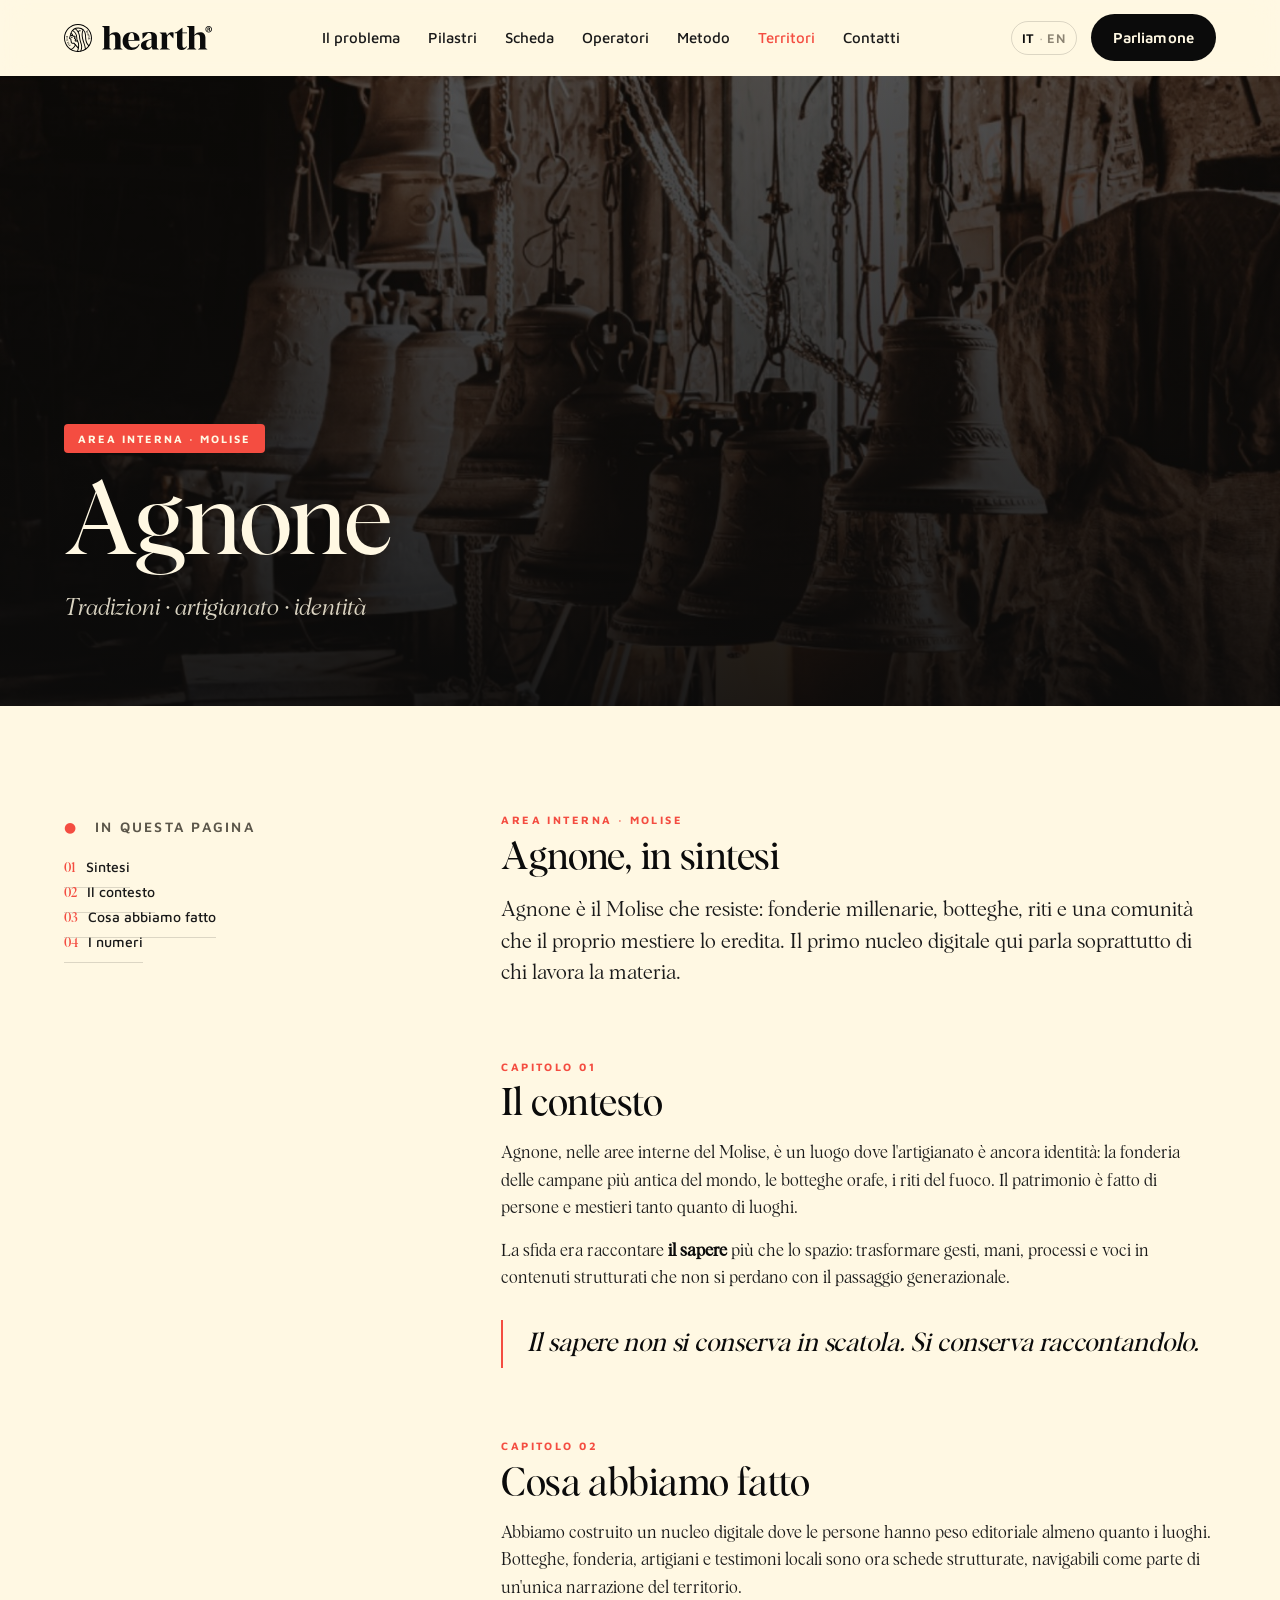
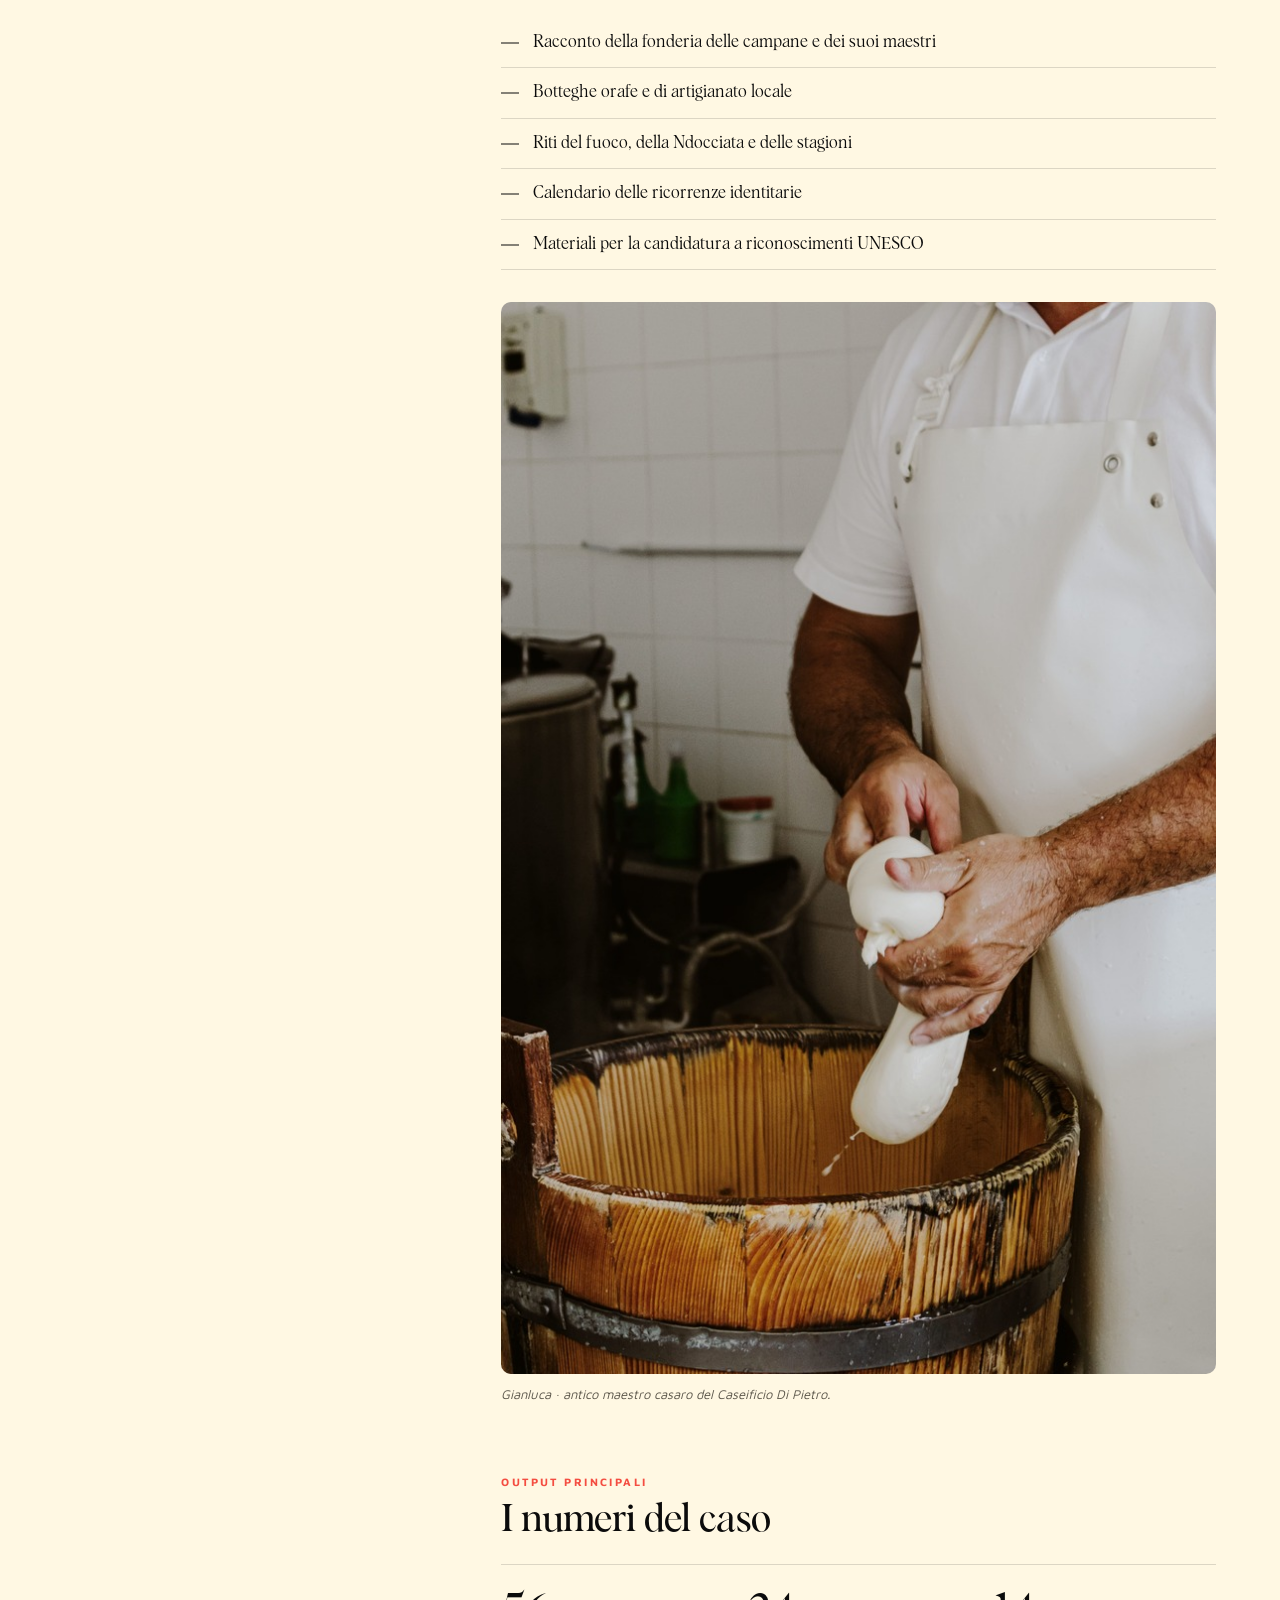
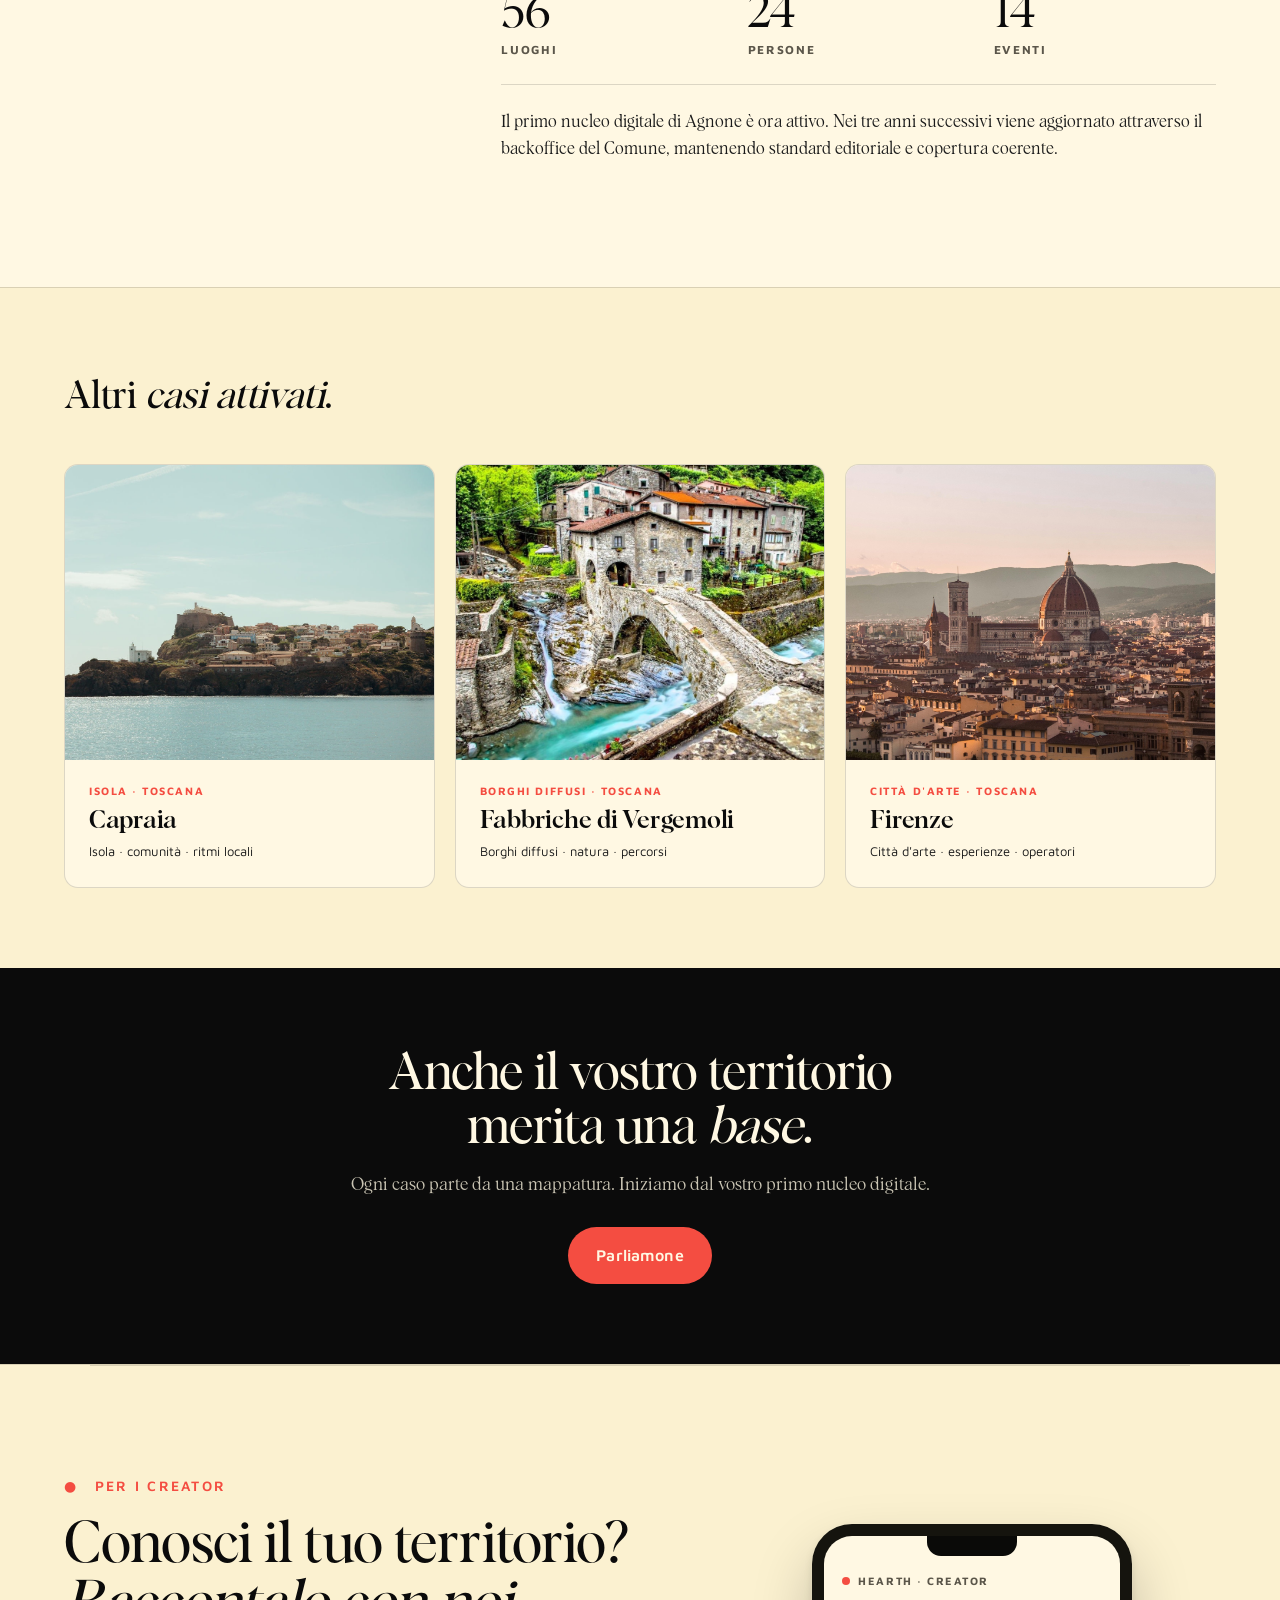
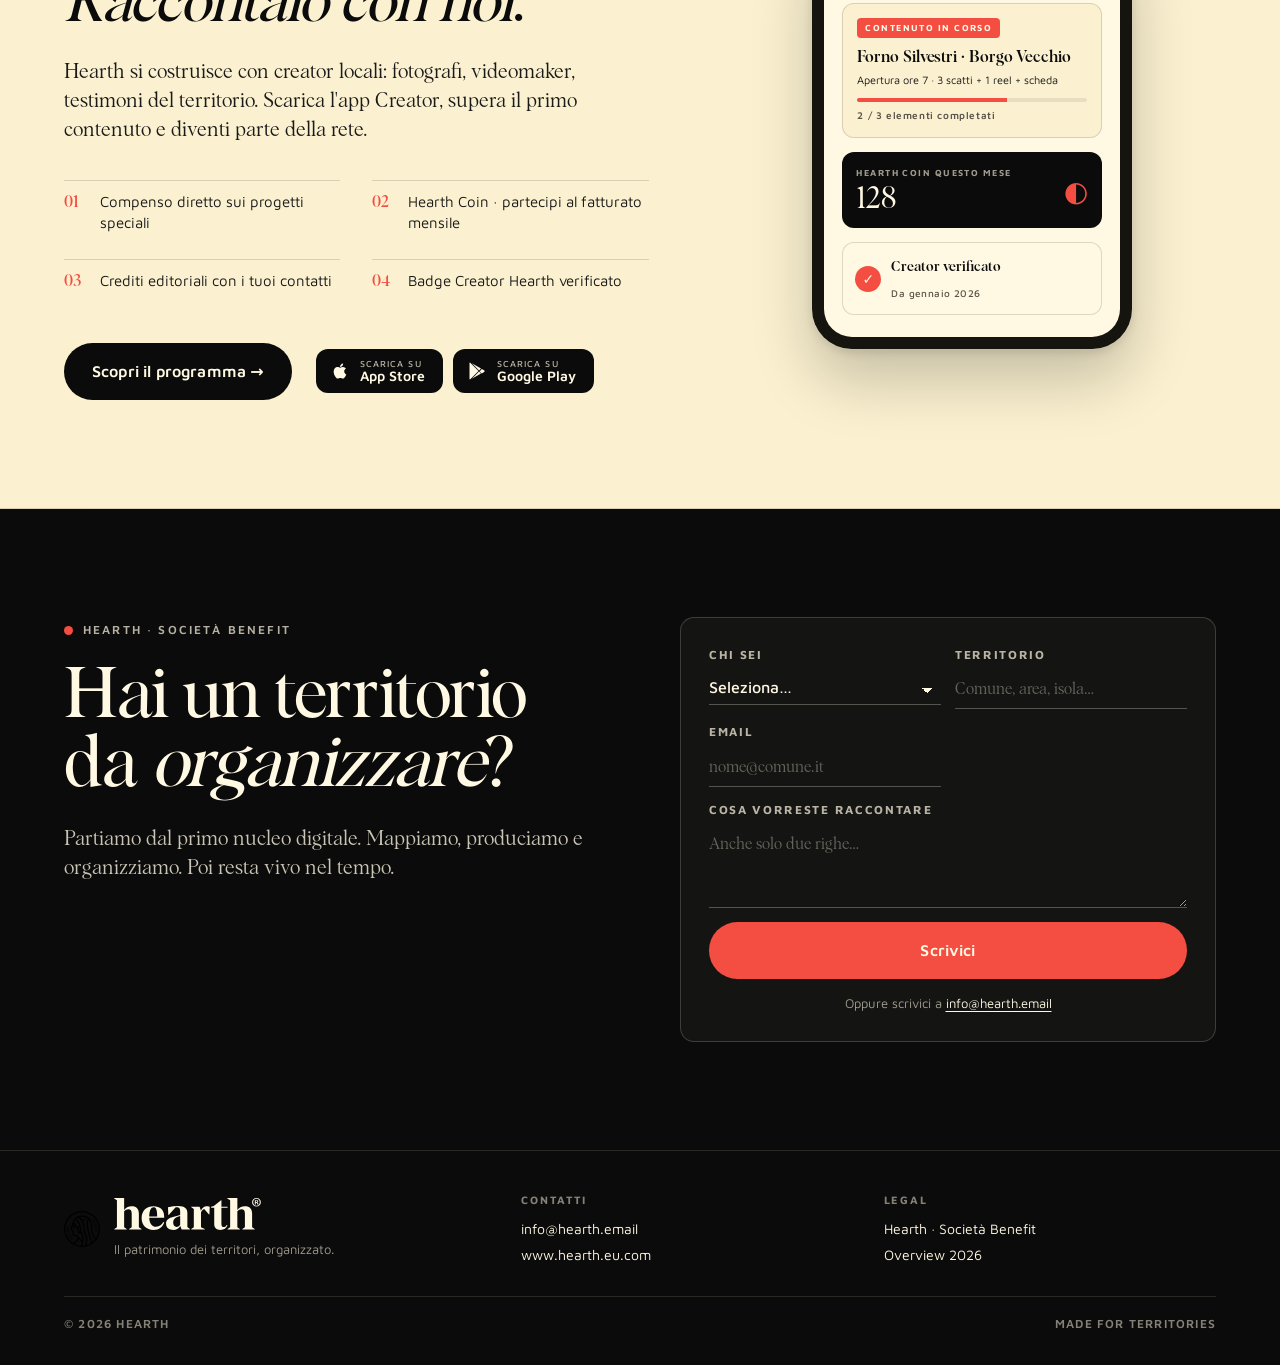
<file: caso-agnone.html>
<!doctype html>
<html lang="it">
<head>
<meta charset="utf-8" />
<title>Agnone — Caso Hearth</title>
<meta name="viewport" content="width=device-width, initial-scale=1" />
<meta name="description" content="Hearth costruisce la base digitale di Agnone: l'area interna del Molise dove l'artigianato e le tradizioni — fonderie, botteghe, riti — sono il vero patrimonio." />
<meta name="theme-color" content="#0B0B0B" />
<meta property="og:type" content="article" />
<meta property="og:title" content="Agnone — Caso Hearth" />
<meta property="og:description" content="Hearth costruisce la base digitale di Agnone: l'area interna del Molise dove l'artigianato e le tradizioni — fonderie, botteghe, riti — sono il vero patrimonio." />
<meta property="og:image" content="../assets/fonderia-campane.jpg" />
<link rel="icon" type="image/svg+xml" href="../assets/hearth-icon-circle.svg" />
<link rel="preconnect" href="https://fonts.googleapis.com" />
<link rel="preconnect" href="https://fonts.gstatic.com" crossorigin />
<link href="https://fonts.googleapis.com/css2?family=Maven+Pro:wght@400;500;600;700;800&display=swap" rel="stylesheet" />
<link rel="stylesheet" href="landing.css" />
<link rel="stylesheet" href="pages.css" />
</head>
<body data-lang="it">

<a class="skip-link" href="#main">Salta al contenuto</a>

<header class="nav" id="nav">
  <a class="nav-brand" href="index.html"><img src="../assets/hearth-icon-circle.svg" alt="" /><span class="nav-word-img" role="img" aria-label="Hearth"></span></a>
  <nav class="nav-links" id="navLinks" aria-label="Navigazione principale">
    <a href="index.html#problema">Il problema</a>
    <a href="index.html#pilastri">Pilastri</a>
    <a href="index.html#scheda">Scheda</a>
    <a href="index.html#operatori">Operatori</a>
    <a href="metodo.html">Metodo</a>
    <a href="index.html#territori" aria-current="page" style="color: var(--hearth-red);">Territori</a>
    <a href="index.html#contatti">Contatti</a>
  </nav>
  <div class="nav-actions">
    <button class="lang-toggle" id="langToggle" aria-label="Cambia lingua">
      <span class="lt-it">IT</span><span class="lt-sep">·</span><span class="lt-en">EN</span>
    </button>

    <a class="btn-primary" href="index.html#contatti">Parliamone</a>
    <button class="nav-burger" id="navBurger" aria-label="Apri menu" aria-expanded="false" aria-controls="navLinks">
      <span></span><span></span><span></span>
    </button>
  </div>
</header>

<section class="case-hero">
  <div class="case-hero-img" style="background-image:url('../assets/fonderia-campane.jpg'); background-position: center;"></div>
  <div class="case-hero-tint"></div>
  <div class="case-hero-inner">
    <span class="case-tag">Area interna · Molise</span>
    <h1 class="case-name">Agnone</h1>
    <p class="case-type">Tradizioni · artigianato · identità</p>
  </div>
</section>

<main class="page-body" id="main">
  <div class="page-grid">
    <aside class="page-aside">
      <span class="eyebrow"><span class="red">●</span>&nbsp;&nbsp;In questa pagina</span>
      <ul class="toc">
        <li><a href="#intro"><span class="num">01</span>Sintesi</a></li>
        <li><a href="#contesto"><span class="num">02</span>Il contesto</a></li>
        <li><a href="#lavoro"><span class="num">03</span>Cosa abbiamo fatto</a></li>
        <li><a href="#numeri"><span class="num">04</span>I numeri</a></li>
      </ul>
    </aside>

    <article class="page-main">
      <section id="intro">
        <h2><span class="num">Area interna · Molise</span>Agnone, in sintesi</h2>
        <p style="font-size: 21px; line-height: 1.5; font-weight: 300;">Agnone è il Molise che resiste: fonderie millenarie, botteghe, riti e una comunità che il proprio mestiere lo eredita. Il primo nucleo digitale qui parla soprattutto di chi lavora la materia.</p>
      </section>

      <section id="contesto">
        <h2><span class="num">Capitolo 01</span>Il contesto</h2>
        <p>Agnone, nelle aree interne del Molise, è un luogo dove l'artigianato è ancora identità: la fonderia delle campane più antica del mondo, le botteghe orafe, i riti del fuoco. Il patrimonio è fatto di persone e mestieri tanto quanto di luoghi.</p>
        <p>La sfida era raccontare <strong>il sapere</strong> più che lo spazio: trasformare gesti, mani, processi e voci in contenuti strutturati che non si perdano con il passaggio generazionale.</p>
        <blockquote>Il sapere non si conserva in scatola. Si conserva raccontandolo.</blockquote>
      </section>

      <section id="lavoro">
        <h2><span class="num">Capitolo 02</span>Cosa abbiamo fatto</h2>
        <p>Abbiamo costruito un nucleo digitale dove le persone hanno peso editoriale almeno quanto i luoghi. Botteghe, fonderia, artigiani e testimoni locali sono ora schede strutturate, navigabili come parte di un'unica narrazione del territorio.</p>
        <ul>
        <li>Racconto della fonderia delle campane e dei suoi maestri</li>
        <li>Botteghe orafe e di artigianato locale</li>
        <li>Riti del fuoco, della Ndocciata e delle stagioni</li>
        <li>Calendario delle ricorrenze identitarie</li>
        <li>Materiali per la candidatura a riconoscimenti UNESCO</li>
        </ul>
        <figure>
          <img src="../assets/gianluca-casaro-agnone.jpg" alt="Agnone — Gianluca, antico maestro casaro del Caseificio Di Pietro, lavora la mozzarella a mano." loading="lazy" />
          <figcaption>Gianluca · antico maestro casaro del Caseificio Di Pietro.</figcaption>
        </figure>
      </section>

      <section id="numeri">
        <h2><span class="num">Output principali</span>I numeri del caso</h2>
        <div class="stat-row">
        <div class="stat"><span class="k">56</span><span class="v">luoghi</span></div>
        <div class="stat"><span class="k">24</span><span class="v">persone</span></div>
        <div class="stat"><span class="k">14</span><span class="v">eventi</span></div>
        </div>
        <p>Il primo nucleo digitale di Agnone è ora attivo. Nei tre anni successivi viene aggiornato attraverso il backoffice del Comune, mantenendo standard editoriale e copertura coerente.</p>
      </section>
    </article>
  </div>
</main>

<section class="other-cases">
  <h3>Altri <span class="it">casi attivati</span>.</h3>
  <div class="other-grid">
      <a class="other-card" href="caso-capraia.html">
        <div class="oc-img" style="background-image:url('../assets/borgo-drone.jpg'); background-position: center 35%;"></div>
        <div class="oc-body">
          <span class="oc-tag">Isola · Toscana</span>
          <h4 class="oc-name">Capraia</h4>
          <p class="oc-type">Isola · comunità · ritmi locali</p>
        </div>
      </a>
      <a class="other-card" href="caso-vergemoli.html">
        <div class="oc-img" style="background-image:url('../assets/vergemoli-ponte.jpg'); background-position: center 35%;"></div>
        <div class="oc-body">
          <span class="oc-tag">Borghi diffusi · Toscana</span>
          <h4 class="oc-name">Fabbriche di Vergemoli</h4>
          <p class="oc-type">Borghi diffusi · natura · percorsi</p>
        </div>
      </a>
      <a class="other-card" href="caso-firenze.html">
        <div class="oc-img" style="background-image:url('../assets/firenze-duomo.jpg'); background-position: center 35%;"></div>
        <div class="oc-body">
          <span class="oc-tag">Città d'arte · Toscana</span>
          <h4 class="oc-name">Firenze</h4>
          <p class="oc-type">Città d'arte · esperienze · operatori</p>
        </div>
      </a>
  </div>
</section>

<section class="page-cta">
  <h3>Anche il vostro territorio<br/>merita una <span class="it">base</span>.</h3>
  <p>Ogni caso parte da una mappatura. Iniziamo dal vostro primo nucleo digitale.</p>
  <a class="btn-primary lg" href="index.html#contatti">Parliamone</a>
</section>

<!-- ============= CREATOR — GANCIO ============= -->
<section class="creator-gancio" id="creator">
  <div class="cg-inner">
    <div class="cg-left">
      <span class="eyebrow" style="color: var(--hearth-red); margin-bottom: 20px;"><span class="red">●</span>&nbsp;&nbsp;<span>Per i creator</span></span>
      <h2 class="cg-title">
        <span>Conosci il tuo territorio?</span><br/>
        <span class="it">Raccontalo con noi</span><span>.</span>
      </h2>
      <p class="cg-lead">
        Hearth si costruisce con creator locali: fotografi, videomaker, testimoni del territorio. Scarica l'app Creator, supera il primo contenuto e diventi parte della rete.
      </p>
      <div class="cg-benefits">
        <div class="cg-b"><span class="cg-b-n">01</span><span>Compenso diretto sui progetti speciali</span></div>
        <div class="cg-b"><span class="cg-b-n">02</span><span>Hearth Coin · partecipi al fatturato mensile</span></div>
        <div class="cg-b"><span class="cg-b-n">03</span><span>Crediti editoriali con i tuoi contatti</span></div>
        <div class="cg-b"><span class="cg-b-n">04</span><span>Badge Creator Hearth verificato</span></div>
      </div>
      <div class="cg-cta">
        <a class="btn-primary lg" href="creator.html">Scopri il programma →</a>
        <div class="cg-stores">
          <a class="cg-store" href="#" aria-label="Scarica su App Store">
            <svg viewBox="0 0 24 24" aria-hidden="true" width="20" height="20"><path fill="currentColor" d="M17.05 20.28c-.98.95-2.05.8-3.08.35c-1.09-.46-2.09-.48-3.24 0c-1.44.62-2.2.44-3.06-.35C2.79 15.25 3.51 7.59 9.05 7.31c1.35.07 2.29.74 3.08.8c1.18-.24 2.31-.93 3.57-.84c1.51.12 2.65.72 3.4 1.8c-3.12 1.87-2.38 5.98.48 7.13c-.57 1.5-1.31 2.99-2.54 4.08zM12.03 7.25c-.15-2.23 1.66-4.07 3.74-4.25c.29 2.58-2.34 4.5-3.74 4.25z"></path></svg>
            <span><small>Scarica su</small><strong>App Store</strong></span>
          </a>
          <a class="cg-store" href="#" aria-label="Scarica su Google Play">
            <svg viewBox="0 0 24 24" aria-hidden="true" width="20" height="20"><path fill="currentColor" d="M3.609 1.814L13.792 12L3.61 22.186a.997.997 0 0 1-.61-.92V2.734c0-.36.221-.69.609-.92zm10.89 10.893l2.302 2.302l-10.937 6.32l8.635-8.622zm3.199-3.198l2.807 1.623c.842.488.842 1.717 0 2.205l-2.808 1.622l-2.491-2.491l2.492-2.959zM5.864 2.658L16.802 8.98l-2.303 2.303-8.635-8.625z"></path></svg>
            <span><small>Scarica su</small><strong>Google Play</strong></span>
          </a>
        </div>
      </div>
    </div>
    <div class="cg-right" aria-hidden="true">
      <div class="cg-phone">
        <div class="cg-phone-notch"></div>
        <div class="cg-phone-screen">
          <div class="cg-app-bar">
            <span class="cg-dot"></span>
            <span>Hearth · Creator</span>
          </div>
          <div class="cg-task">
            <span class="cg-tag">Contenuto in corso</span>
            <h4>Forno Silvestri · Borgo Vecchio</h4>
            <p>Apertura ore 7 · 3 scatti + 1 reel + scheda</p>
            <div class="cg-progress"><span style="width:65%"></span></div>
            <span class="cg-progress-lab"><span>2 / 3 elementi completati</span></span>
          </div>
          <div class="cg-coins">
            <div>
              <span class="cg-coins-lab">Hearth Coin questo mese</span>
              <span class="cg-coins-n">128</span>
            </div>
            <div class="cg-coins-icon" aria-hidden="true">◐</div>
          </div>
          <div class="cg-badge">
            <span class="cg-badge-mark">✓</span>
            <span><strong>Creator verificato</strong><br/><small>Da gennaio 2026</small></span>
          </div>
        </div>
      </div>
    </div>
  </div>
</section>

<!-- ============= CTA / CONTATTI ============= -->
<section class="section contatti" id="contatti">
  <div class="contatti-grid">
    <div class="contatti-left">
      <div class="hero-mark">
        <span class="dot red"></span>
        <span>Hearth · Società Benefit</span>
      </div>
      <h2 class="closing-title">
        <span>Hai un territorio da</span> <span class="it">organizzare</span><span>?</span>
      </h2>
      <p class="lead">
        Partiamo dal primo nucleo digitale. Mappiamo, produciamo e organizziamo. Poi resta vivo nel tempo.
      </p>
    </div>
    <form class="contatti-form" data-formspree-endpoint="https://formspree.io/f/mqenopjw">
      <label>
        <span>Chi sei</span>
        <select name="role" required>
          <option value="">Seleziona…</option>
          <option value="comune">Comune / ente pubblico</option>
          <option value="operatore">Operatore / partner locale</option>
          <option value="proloco">Pro Loco / associazione</option>
          <option value="altro">Altro</option>
        </select>
      </label>
      <label>
        <span>Territorio</span>
        <input type="text" name="territory" required placeholder="Comune, area, isola…" />
      </label>
      <label>
        <span>Email</span>
        <input type="email" name="email" required placeholder="nome@comune.it" />
      </label>
      <label class="full">
        <span>Cosa vorreste raccontare</span>
        <textarea name="message" rows="3" placeholder="Anche solo due righe…"></textarea>
      </label>
      <button type="submit" class="btn-primary lg full">Scrivici</button>
      <p class="form-note">
        <span>Oppure scrivici a</span> <a href="mailto:info@hearth.email">info@hearth.email</a>
      </p>
    </form>
  </div>
</section>

<!-- ============= FOOTER ============= -->
<footer class="footer">
  <div class="foot-grid">
    <div class="foot-brand">
      <img src="../assets/hearth-icon-circle.svg" alt="" />
      <div>
        <div class="foot-word-img" role="img" aria-label="Hearth"></div>
        <div class="foot-sub">Il patrimonio dei territori, organizzato.</div>
      </div>
    </div>
    <div class="foot-cols">
      <div>
        <div class="foot-h">Contatti</div>
        <a href="mailto:info@hearth.email">info@hearth.email</a>
        <a href="https://www.hearth.eu.com" target="_blank" rel="noopener">www.hearth.eu.com</a>
      </div>
      <div>
        <div class="foot-h">Legal</div>
        <span>Hearth · Società Benefit</span>
        <span>Overview 2026</span>
      </div>
    </div>
  </div>
  <div class="foot-bottom">
    <span>© 2026 Hearth</span>
    <span>Made for territories</span>
  </div>
</footer>

<script>
  const nav = document.getElementById('nav');
  window.addEventListener('scroll', () => nav.classList.toggle('scrolled', window.scrollY > 12), { passive: true });
  const burger = document.getElementById('navBurger');
  const navLinks = document.getElementById('navLinks');
  if (burger && navLinks) {
    burger.addEventListener('click', () => {
      const open = document.body.classList.toggle('menu-open');
      burger.setAttribute('aria-expanded', open ? 'true' : 'false');
    });
    navLinks.querySelectorAll('a').forEach(a => a.addEventListener('click', () => {
      document.body.classList.remove('menu-open');
      burger.setAttribute('aria-expanded', 'false');
    }));
  }
</script>
<script src="i18n-pages.js"></script>
</body>
</html>
</file>
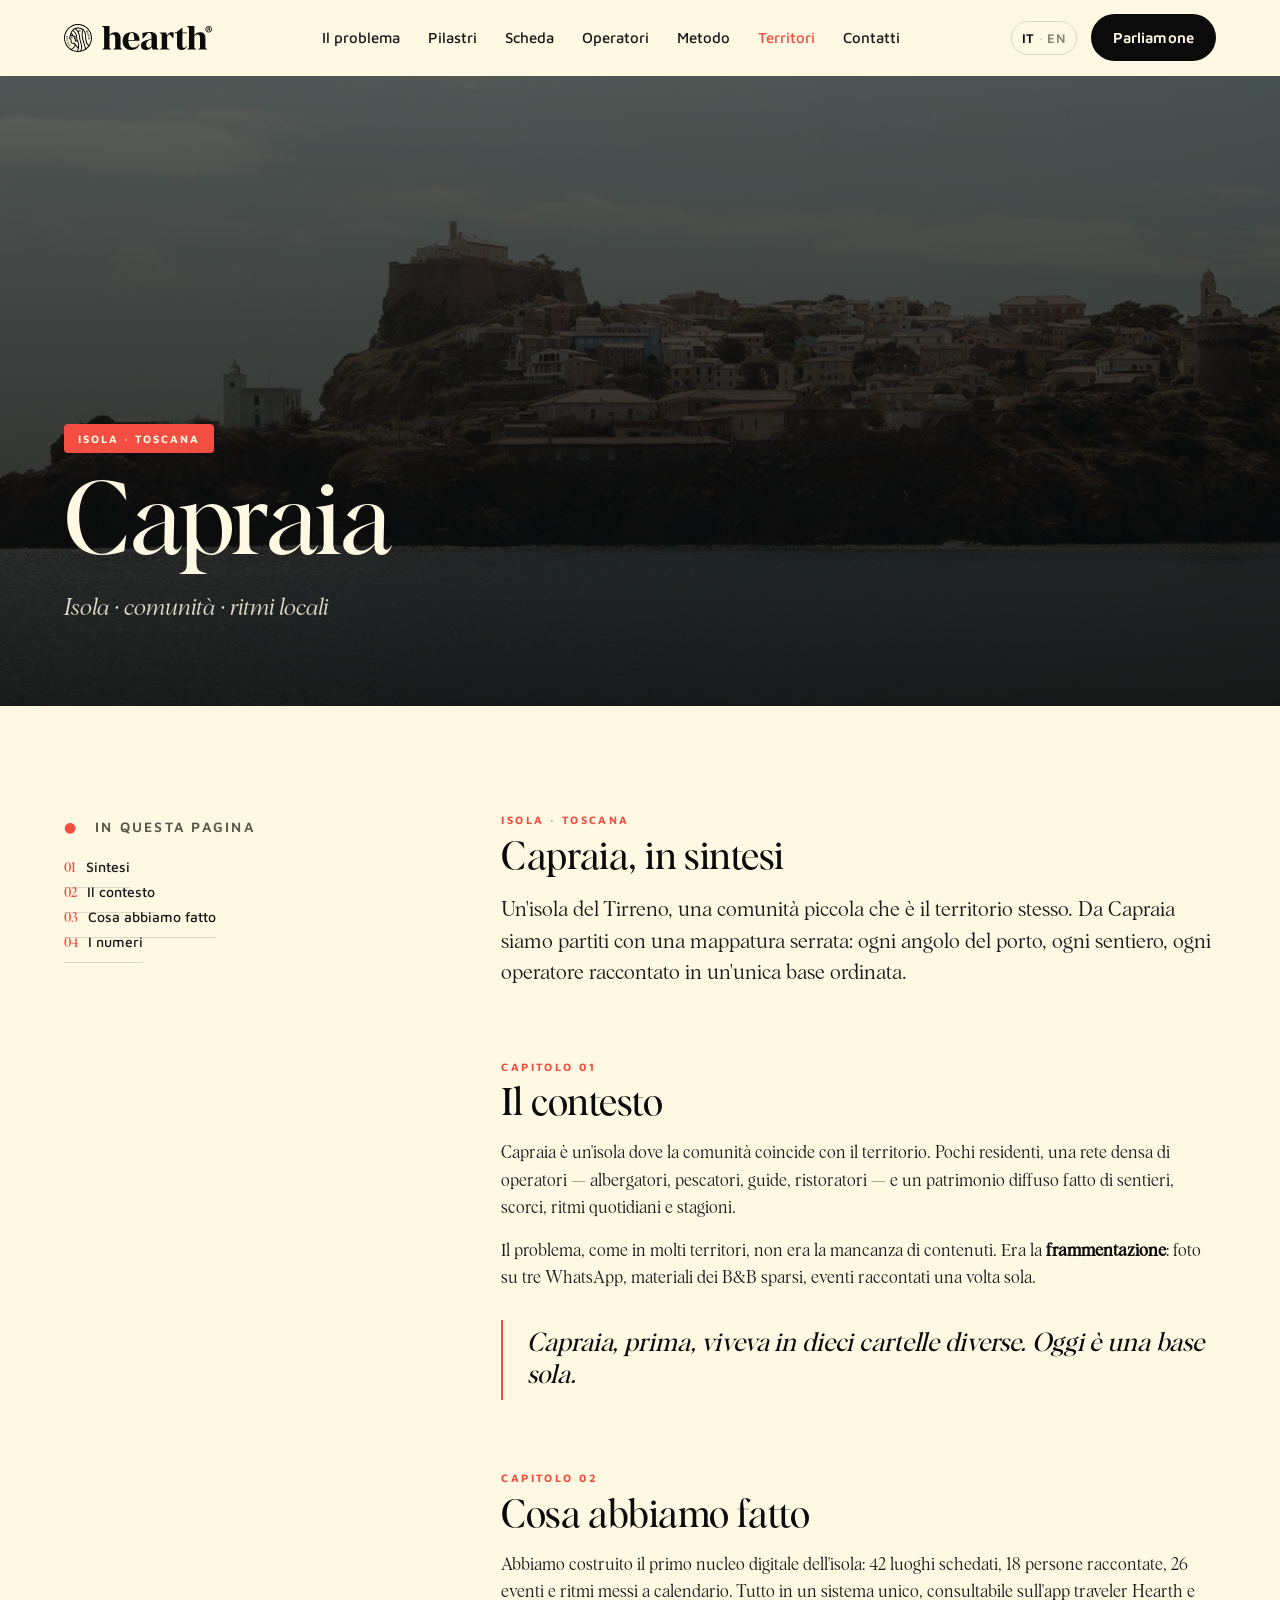
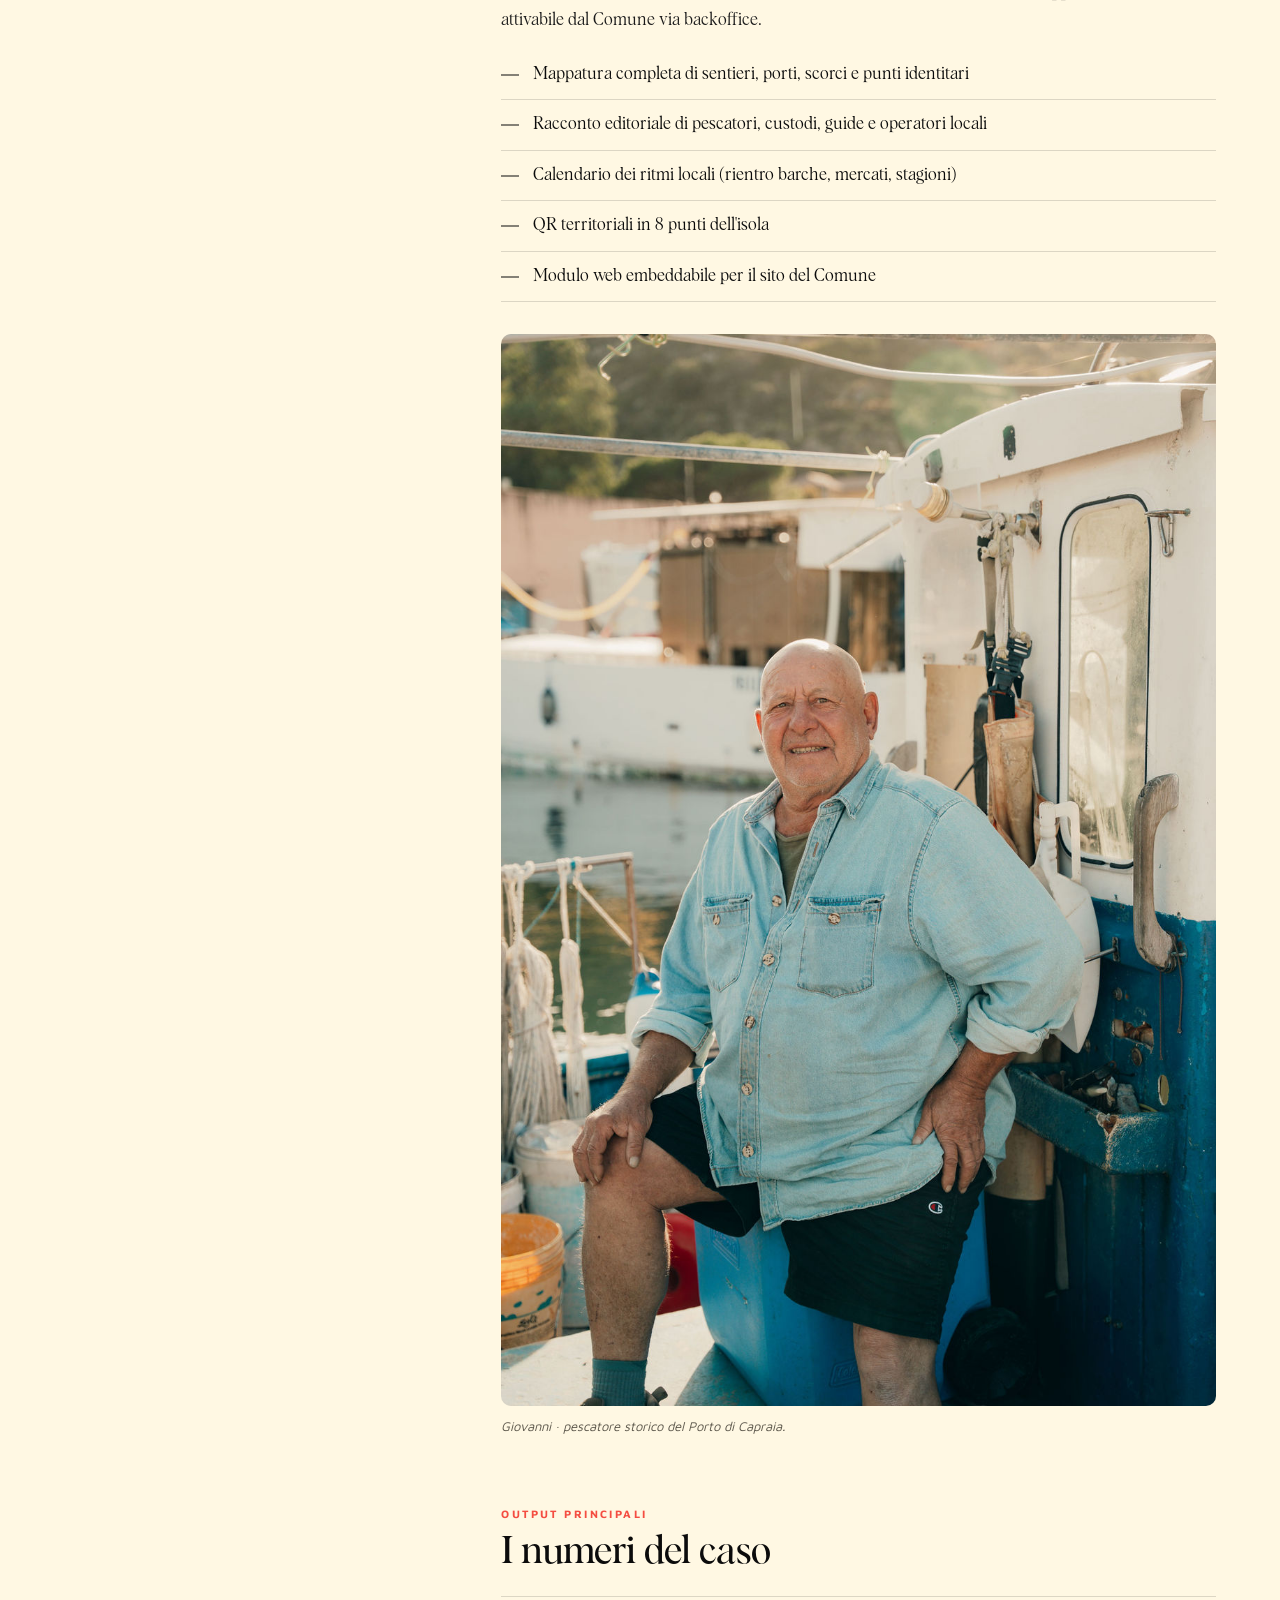
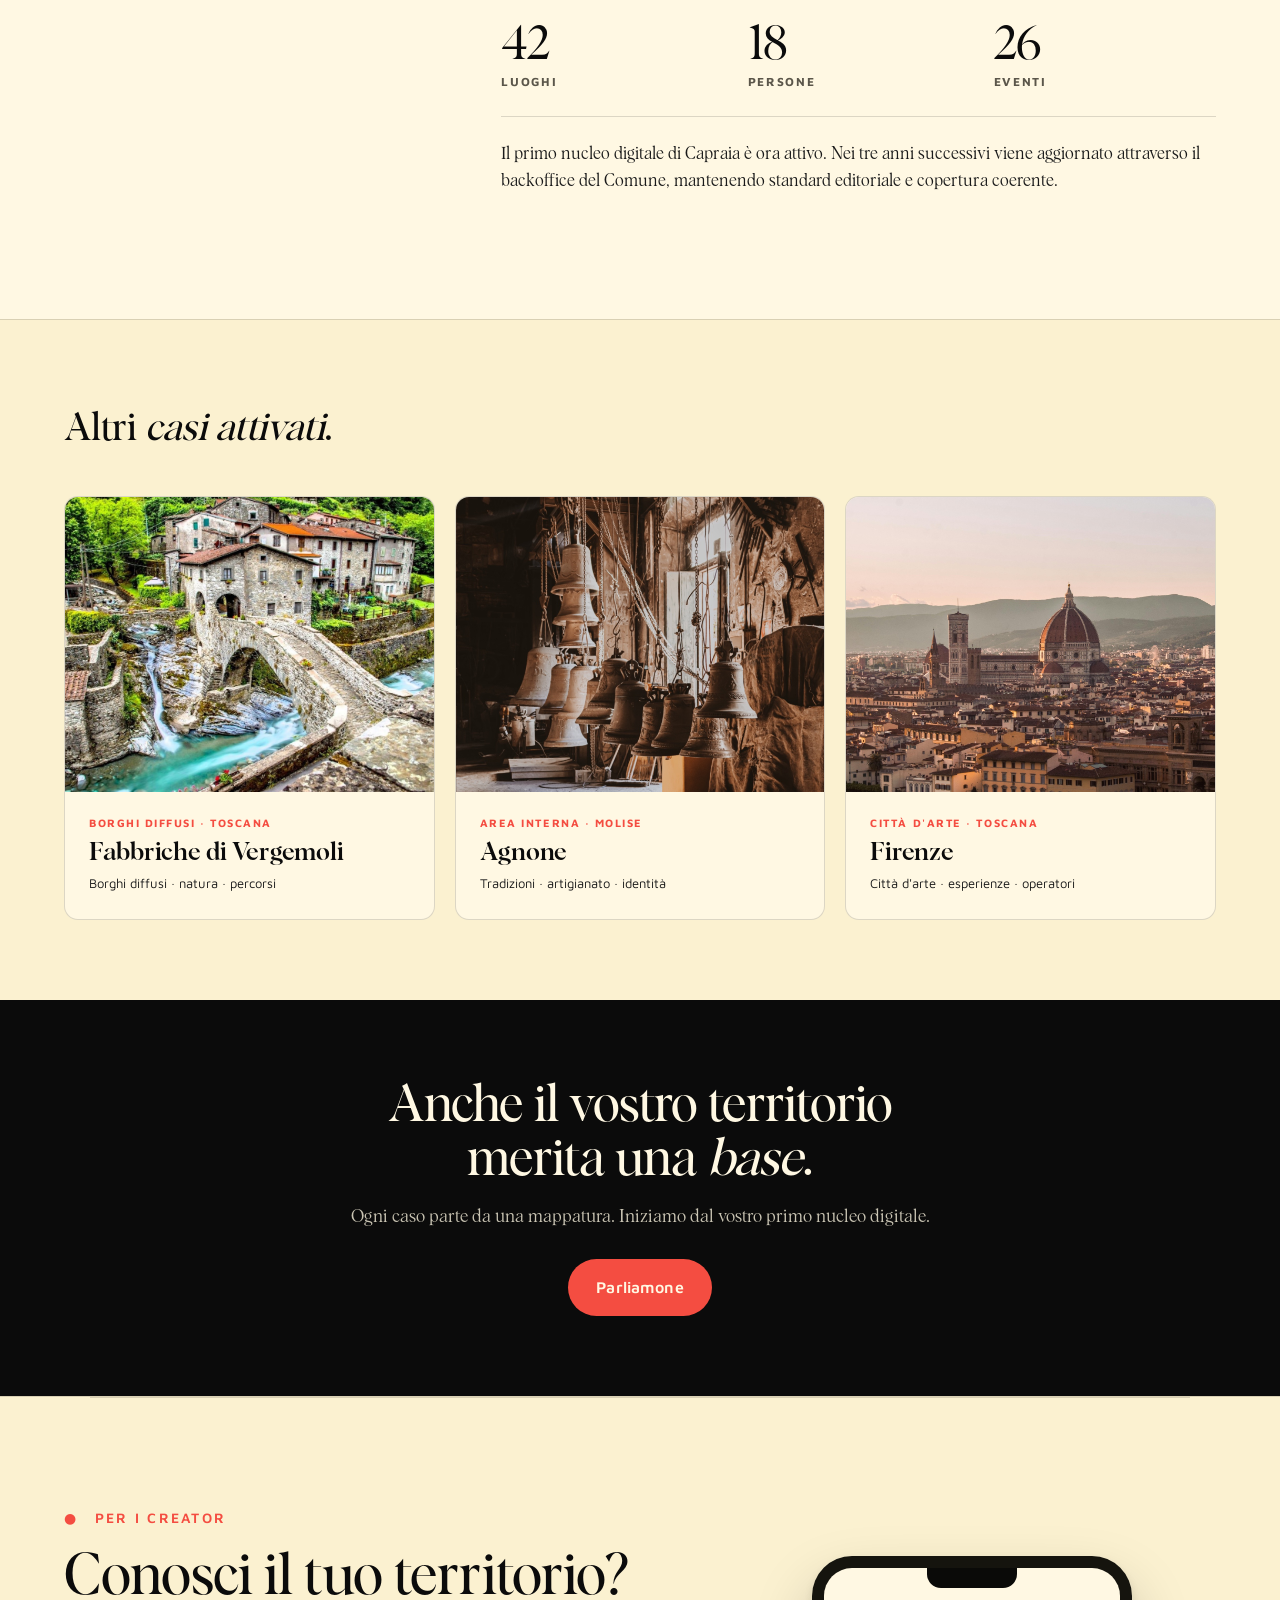
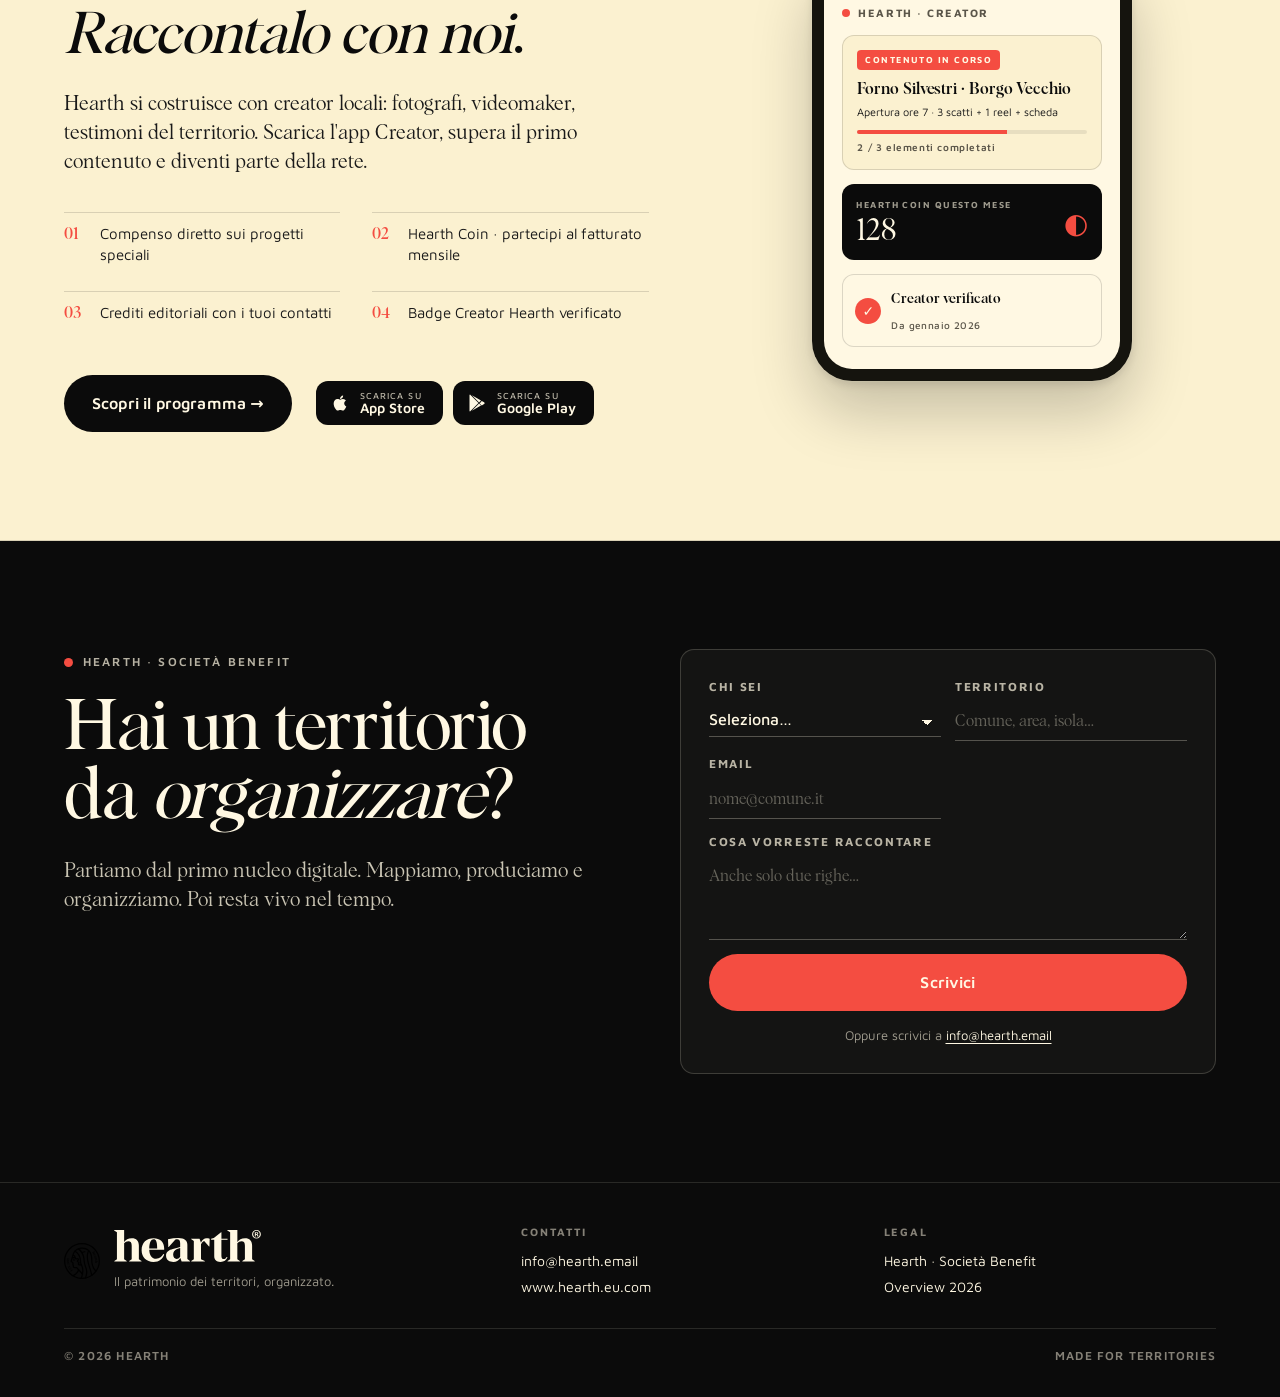
<file: caso-capraia.html>
<!doctype html>
<html lang="it">
<head>
<meta charset="utf-8" />
<title>Capraia — Caso Hearth</title>
<meta name="viewport" content="width=device-width, initial-scale=1" />
<meta name="description" content="Hearth crea una base digitale viva del caso Capraia: l'isola del Tirreno raccontata attraverso luoghi, persone e ritmi locali." />
<meta name="theme-color" content="#0B0B0B" />
<meta property="og:type" content="article" />
<meta property="og:title" content="Capraia — Caso Hearth" />
<meta property="og:description" content="Hearth crea una base digitale viva del caso Capraia: l'isola del Tirreno raccontata attraverso luoghi, persone e ritmi locali." />
<meta property="og:image" content="../assets/borgo-drone.jpg" />
<link rel="icon" type="image/svg+xml" href="../assets/hearth-icon-circle.svg" />
<link rel="preconnect" href="https://fonts.googleapis.com" />
<link rel="preconnect" href="https://fonts.gstatic.com" crossorigin />
<link href="https://fonts.googleapis.com/css2?family=Maven+Pro:wght@400;500;600;700;800&display=swap" rel="stylesheet" />
<link rel="stylesheet" href="landing.css" />
<link rel="stylesheet" href="pages.css" />
</head>
<body data-lang="it">

<a class="skip-link" href="#main">Salta al contenuto</a>

<header class="nav" id="nav">
  <a class="nav-brand" href="index.html"><img src="../assets/hearth-icon-circle.svg" alt="" /><span class="nav-word-img" role="img" aria-label="Hearth"></span></a>
  <nav class="nav-links" id="navLinks" aria-label="Navigazione principale">
    <a href="index.html#problema">Il problema</a>
    <a href="index.html#pilastri">Pilastri</a>
    <a href="index.html#scheda">Scheda</a>
    <a href="index.html#operatori">Operatori</a>
    <a href="metodo.html">Metodo</a>
    <a href="index.html#territori" aria-current="page" style="color: var(--hearth-red);">Territori</a>
    <a href="index.html#contatti">Contatti</a>
  </nav>
  <div class="nav-actions">
    <button class="lang-toggle" id="langToggle" aria-label="Cambia lingua">
      <span class="lt-it">IT</span><span class="lt-sep">·</span><span class="lt-en">EN</span>
    </button>

    <a class="btn-primary" href="index.html#contatti">Parliamone</a>
    <button class="nav-burger" id="navBurger" aria-label="Apri menu" aria-expanded="false" aria-controls="navLinks">
      <span></span><span></span><span></span>
    </button>
  </div>
</header>

<section class="case-hero">
  <div class="case-hero-img" style="background-image:url('../assets/borgo-drone.jpg'); background-position: center;"></div>
  <div class="case-hero-tint"></div>
  <div class="case-hero-inner">
    <span class="case-tag">Isola · Toscana</span>
    <h1 class="case-name">Capraia</h1>
    <p class="case-type">Isola · comunità · ritmi locali</p>
  </div>
</section>

<main class="page-body" id="main">
  <div class="page-grid">
    <aside class="page-aside">
      <span class="eyebrow"><span class="red">●</span>&nbsp;&nbsp;In questa pagina</span>
      <ul class="toc">
        <li><a href="#intro"><span class="num">01</span>Sintesi</a></li>
        <li><a href="#contesto"><span class="num">02</span>Il contesto</a></li>
        <li><a href="#lavoro"><span class="num">03</span>Cosa abbiamo fatto</a></li>
        <li><a href="#numeri"><span class="num">04</span>I numeri</a></li>
      </ul>
    </aside>

    <article class="page-main">
      <section id="intro">
        <h2><span class="num">Isola · Toscana</span>Capraia, in sintesi</h2>
        <p style="font-size: 21px; line-height: 1.5; font-weight: 300;">Un'isola del Tirreno, una comunità piccola che è il territorio stesso. Da Capraia siamo partiti con una mappatura serrata: ogni angolo del porto, ogni sentiero, ogni operatore raccontato in un'unica base ordinata.</p>
      </section>

      <section id="contesto">
        <h2><span class="num">Capitolo 01</span>Il contesto</h2>
        <p>Capraia è un'isola dove la comunità coincide con il territorio. Pochi residenti, una rete densa di operatori — albergatori, pescatori, guide, ristoratori — e un patrimonio diffuso fatto di sentieri, scorci, ritmi quotidiani e stagioni.</p>
        <p>Il problema, come in molti territori, non era la mancanza di contenuti. Era la <strong>frammentazione</strong>: foto su tre WhatsApp, materiali dei B&amp;B sparsi, eventi raccontati una volta sola.</p>
        <blockquote>Capraia, prima, viveva in dieci cartelle diverse. Oggi è una base sola.</blockquote>
      </section>

      <section id="lavoro">
        <h2><span class="num">Capitolo 02</span>Cosa abbiamo fatto</h2>
        <p>Abbiamo costruito il primo nucleo digitale dell'isola: 42 luoghi schedati, 18 persone raccontate, 26 eventi e ritmi messi a calendario. Tutto in un sistema unico, consultabile sull'app traveler Hearth e attivabile dal Comune via backoffice.</p>
        <ul>
        <li>Mappatura completa di sentieri, porti, scorci e punti identitari</li>
        <li>Racconto editoriale di pescatori, custodi, guide e operatori locali</li>
        <li>Calendario dei ritmi locali (rientro barche, mercati, stagioni)</li>
        <li>QR territoriali in 8 punti dell'isola</li>
        <li>Modulo web embeddabile per il sito del Comune</li>
        </ul>
        <figure>
          <img src="../assets/giovanni-pescatore-capraia.jpg" alt="Giovanni, pescatore storico del Porto di Capraia, sulla sua barca." loading="lazy" />
          <figcaption>Giovanni · pescatore storico del Porto di Capraia.</figcaption>
        </figure>
      </section>

      <section id="numeri">
        <h2><span class="num">Output principali</span>I numeri del caso</h2>
        <div class="stat-row">
        <div class="stat"><span class="k">42</span><span class="v">luoghi</span></div>
        <div class="stat"><span class="k">18</span><span class="v">persone</span></div>
        <div class="stat"><span class="k">26</span><span class="v">eventi</span></div>
        </div>
        <p>Il primo nucleo digitale di Capraia è ora attivo. Nei tre anni successivi viene aggiornato attraverso il backoffice del Comune, mantenendo standard editoriale e copertura coerente.</p>
      </section>
    </article>
  </div>
</main>

<section class="other-cases">
  <h3>Altri <span class="it">casi attivati</span>.</h3>
  <div class="other-grid">
      <a class="other-card" href="caso-vergemoli.html">
        <div class="oc-img" style="background-image:url('../assets/vergemoli-ponte.jpg'); background-position: center 35%;"></div>
        <div class="oc-body">
          <span class="oc-tag">Borghi diffusi · Toscana</span>
          <h4 class="oc-name">Fabbriche di Vergemoli</h4>
          <p class="oc-type">Borghi diffusi · natura · percorsi</p>
        </div>
      </a>
      <a class="other-card" href="caso-agnone.html">
        <div class="oc-img" style="background-image:url('../assets/fonderia-campane.jpg'); background-position: center 35%;"></div>
        <div class="oc-body">
          <span class="oc-tag">Area interna · Molise</span>
          <h4 class="oc-name">Agnone</h4>
          <p class="oc-type">Tradizioni · artigianato · identità</p>
        </div>
      </a>
      <a class="other-card" href="caso-firenze.html">
        <div class="oc-img" style="background-image:url('../assets/firenze-duomo.jpg'); background-position: center 35%;"></div>
        <div class="oc-body">
          <span class="oc-tag">Città d'arte · Toscana</span>
          <h4 class="oc-name">Firenze</h4>
          <p class="oc-type">Città d'arte · esperienze · operatori</p>
        </div>
      </a>
  </div>
</section>

<section class="page-cta">
  <h3>Anche il vostro territorio<br/>merita una <span class="it">base</span>.</h3>
  <p>Ogni caso parte da una mappatura. Iniziamo dal vostro primo nucleo digitale.</p>
  <a class="btn-primary lg" href="index.html#contatti">Parliamone</a>
</section>

<!-- ============= CREATOR — GANCIO ============= -->
<section class="creator-gancio" id="creator">
  <div class="cg-inner">
    <div class="cg-left">
      <span class="eyebrow" style="color: var(--hearth-red); margin-bottom: 20px;"><span class="red">●</span>&nbsp;&nbsp;<span>Per i creator</span></span>
      <h2 class="cg-title">
        <span>Conosci il tuo territorio?</span><br/>
        <span class="it">Raccontalo con noi</span><span>.</span>
      </h2>
      <p class="cg-lead">
        Hearth si costruisce con creator locali: fotografi, videomaker, testimoni del territorio. Scarica l'app Creator, supera il primo contenuto e diventi parte della rete.
      </p>
      <div class="cg-benefits">
        <div class="cg-b"><span class="cg-b-n">01</span><span>Compenso diretto sui progetti speciali</span></div>
        <div class="cg-b"><span class="cg-b-n">02</span><span>Hearth Coin · partecipi al fatturato mensile</span></div>
        <div class="cg-b"><span class="cg-b-n">03</span><span>Crediti editoriali con i tuoi contatti</span></div>
        <div class="cg-b"><span class="cg-b-n">04</span><span>Badge Creator Hearth verificato</span></div>
      </div>
      <div class="cg-cta">
        <a class="btn-primary lg" href="creator.html">Scopri il programma →</a>
        <div class="cg-stores">
          <a class="cg-store" href="#" aria-label="Scarica su App Store">
            <svg viewBox="0 0 24 24" aria-hidden="true" width="20" height="20"><path fill="currentColor" d="M17.05 20.28c-.98.95-2.05.8-3.08.35c-1.09-.46-2.09-.48-3.24 0c-1.44.62-2.2.44-3.06-.35C2.79 15.25 3.51 7.59 9.05 7.31c1.35.07 2.29.74 3.08.8c1.18-.24 2.31-.93 3.57-.84c1.51.12 2.65.72 3.4 1.8c-3.12 1.87-2.38 5.98.48 7.13c-.57 1.5-1.31 2.99-2.54 4.08zM12.03 7.25c-.15-2.23 1.66-4.07 3.74-4.25c.29 2.58-2.34 4.5-3.74 4.25z"></path></svg>
            <span><small>Scarica su</small><strong>App Store</strong></span>
          </a>
          <a class="cg-store" href="#" aria-label="Scarica su Google Play">
            <svg viewBox="0 0 24 24" aria-hidden="true" width="20" height="20"><path fill="currentColor" d="M3.609 1.814L13.792 12L3.61 22.186a.997.997 0 0 1-.61-.92V2.734c0-.36.221-.69.609-.92zm10.89 10.893l2.302 2.302l-10.937 6.32l8.635-8.622zm3.199-3.198l2.807 1.623c.842.488.842 1.717 0 2.205l-2.808 1.622l-2.491-2.491l2.492-2.959zM5.864 2.658L16.802 8.98l-2.303 2.303-8.635-8.625z"></path></svg>
            <span><small>Scarica su</small><strong>Google Play</strong></span>
          </a>
        </div>
      </div>
    </div>
    <div class="cg-right" aria-hidden="true">
      <div class="cg-phone">
        <div class="cg-phone-notch"></div>
        <div class="cg-phone-screen">
          <div class="cg-app-bar">
            <span class="cg-dot"></span>
            <span>Hearth · Creator</span>
          </div>
          <div class="cg-task">
            <span class="cg-tag">Contenuto in corso</span>
            <h4>Forno Silvestri · Borgo Vecchio</h4>
            <p>Apertura ore 7 · 3 scatti + 1 reel + scheda</p>
            <div class="cg-progress"><span style="width:65%"></span></div>
            <span class="cg-progress-lab"><span>2 / 3 elementi completati</span></span>
          </div>
          <div class="cg-coins">
            <div>
              <span class="cg-coins-lab">Hearth Coin questo mese</span>
              <span class="cg-coins-n">128</span>
            </div>
            <div class="cg-coins-icon" aria-hidden="true">◐</div>
          </div>
          <div class="cg-badge">
            <span class="cg-badge-mark">✓</span>
            <span><strong>Creator verificato</strong><br/><small>Da gennaio 2026</small></span>
          </div>
        </div>
      </div>
    </div>
  </div>
</section>

<!-- ============= CTA / CONTATTI ============= -->
<section class="section contatti" id="contatti">
  <div class="contatti-grid">
    <div class="contatti-left">
      <div class="hero-mark">
        <span class="dot red"></span>
        <span>Hearth · Società Benefit</span>
      </div>
      <h2 class="closing-title">
        <span>Hai un territorio da</span> <span class="it">organizzare</span><span>?</span>
      </h2>
      <p class="lead">
        Partiamo dal primo nucleo digitale. Mappiamo, produciamo e organizziamo. Poi resta vivo nel tempo.
      </p>
    </div>
    <form class="contatti-form" data-formspree-endpoint="https://formspree.io/f/mqenopjw">
      <label>
        <span>Chi sei</span>
        <select name="role" required>
          <option value="">Seleziona…</option>
          <option value="comune">Comune / ente pubblico</option>
          <option value="operatore">Operatore / partner locale</option>
          <option value="proloco">Pro Loco / associazione</option>
          <option value="altro">Altro</option>
        </select>
      </label>
      <label>
        <span>Territorio</span>
        <input type="text" name="territory" required placeholder="Comune, area, isola…" />
      </label>
      <label>
        <span>Email</span>
        <input type="email" name="email" required placeholder="nome@comune.it" />
      </label>
      <label class="full">
        <span>Cosa vorreste raccontare</span>
        <textarea name="message" rows="3" placeholder="Anche solo due righe…"></textarea>
      </label>
      <button type="submit" class="btn-primary lg full">Scrivici</button>
      <p class="form-note">
        <span>Oppure scrivici a</span> <a href="mailto:info@hearth.email">info@hearth.email</a>
      </p>
    </form>
  </div>
</section>

<!-- ============= FOOTER ============= -->
<footer class="footer">
  <div class="foot-grid">
    <div class="foot-brand">
      <img src="../assets/hearth-icon-circle.svg" alt="" />
      <div>
        <div class="foot-word-img" role="img" aria-label="Hearth"></div>
        <div class="foot-sub">Il patrimonio dei territori, organizzato.</div>
      </div>
    </div>
    <div class="foot-cols">
      <div>
        <div class="foot-h">Contatti</div>
        <a href="mailto:info@hearth.email">info@hearth.email</a>
        <a href="https://www.hearth.eu.com" target="_blank" rel="noopener">www.hearth.eu.com</a>
      </div>
      <div>
        <div class="foot-h">Legal</div>
        <span>Hearth · Società Benefit</span>
        <span>Overview 2026</span>
      </div>
    </div>
  </div>
  <div class="foot-bottom">
    <span>© 2026 Hearth</span>
    <span>Made for territories</span>
  </div>
</footer>

<script>
  const nav = document.getElementById('nav');
  window.addEventListener('scroll', () => nav.classList.toggle('scrolled', window.scrollY > 12), { passive: true });
  const burger = document.getElementById('navBurger');
  const navLinks = document.getElementById('navLinks');
  if (burger && navLinks) {
    burger.addEventListener('click', () => {
      const open = document.body.classList.toggle('menu-open');
      burger.setAttribute('aria-expanded', open ? 'true' : 'false');
    });
    navLinks.querySelectorAll('a').forEach(a => a.addEventListener('click', () => {
      document.body.classList.remove('menu-open');
      burger.setAttribute('aria-expanded', 'false');
    }));
  }
</script>
<script src="i18n-pages.js"></script>
</body>
</html>
</file>
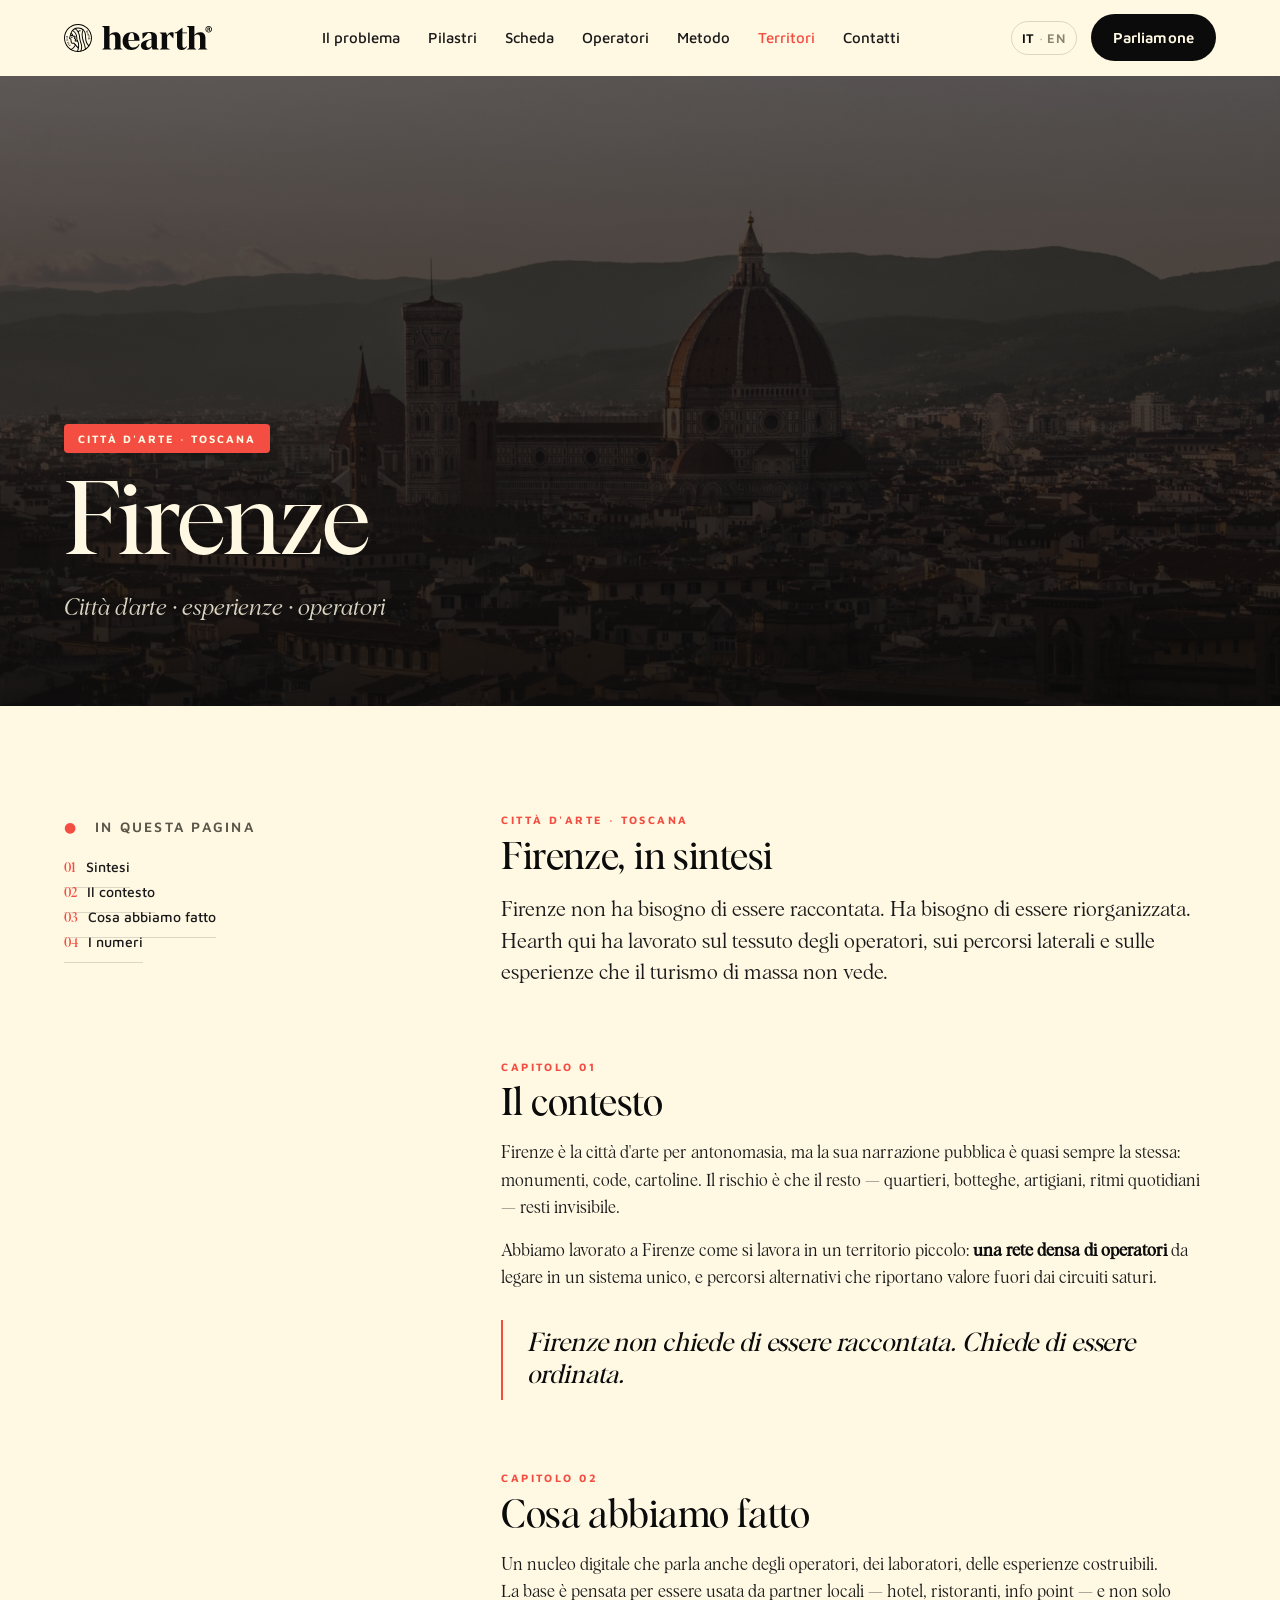
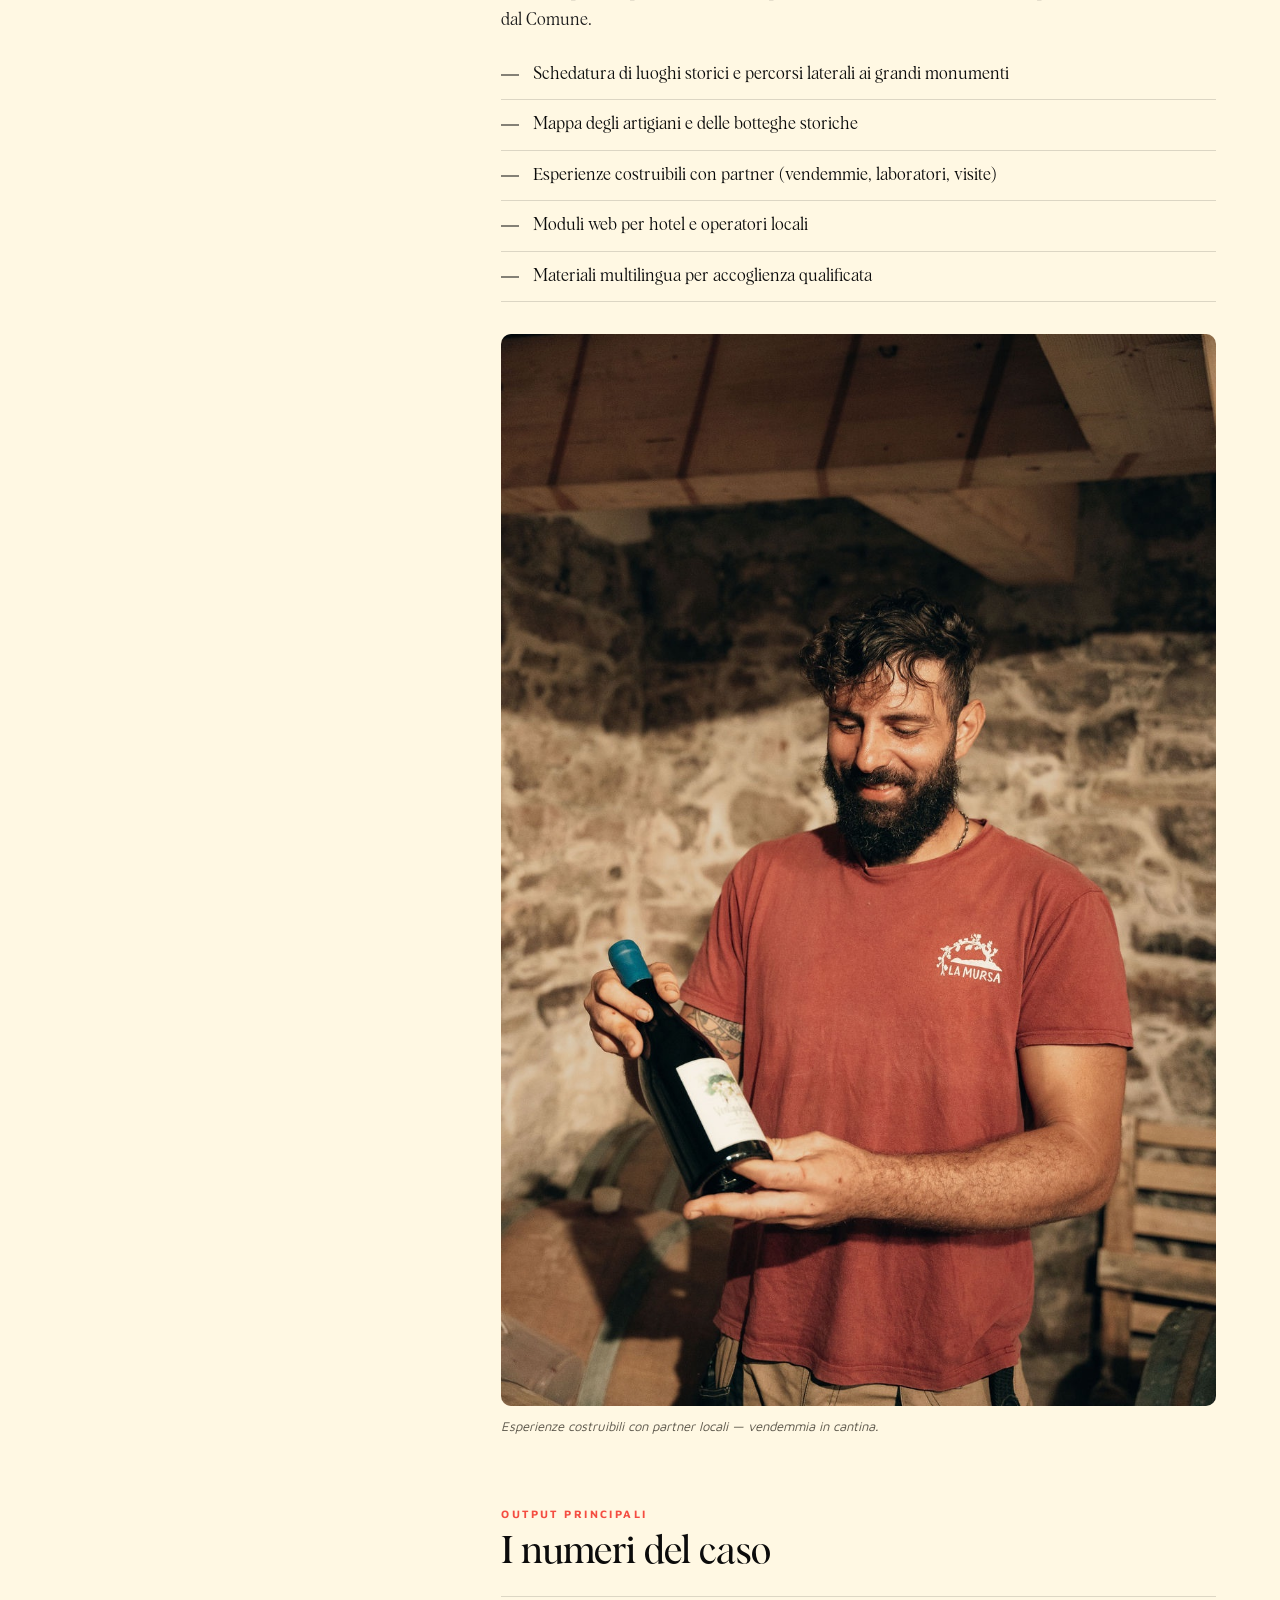
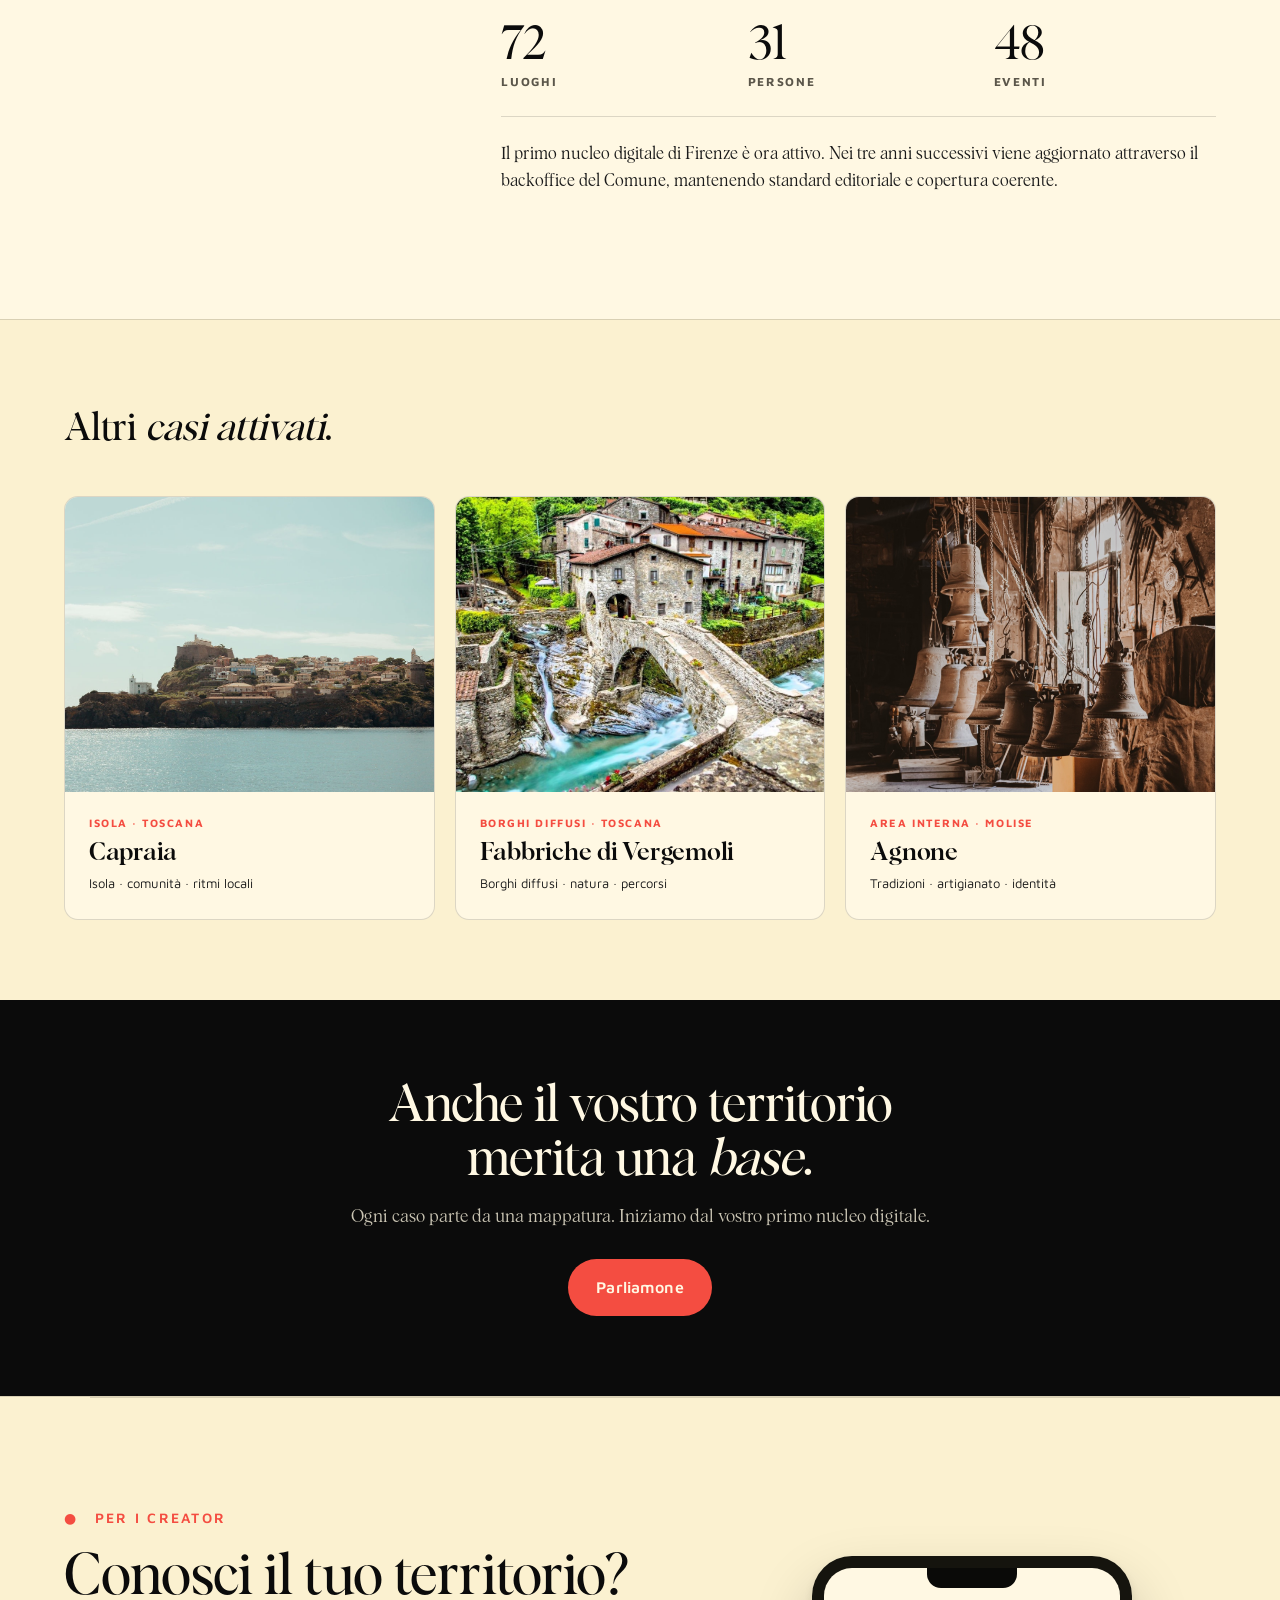
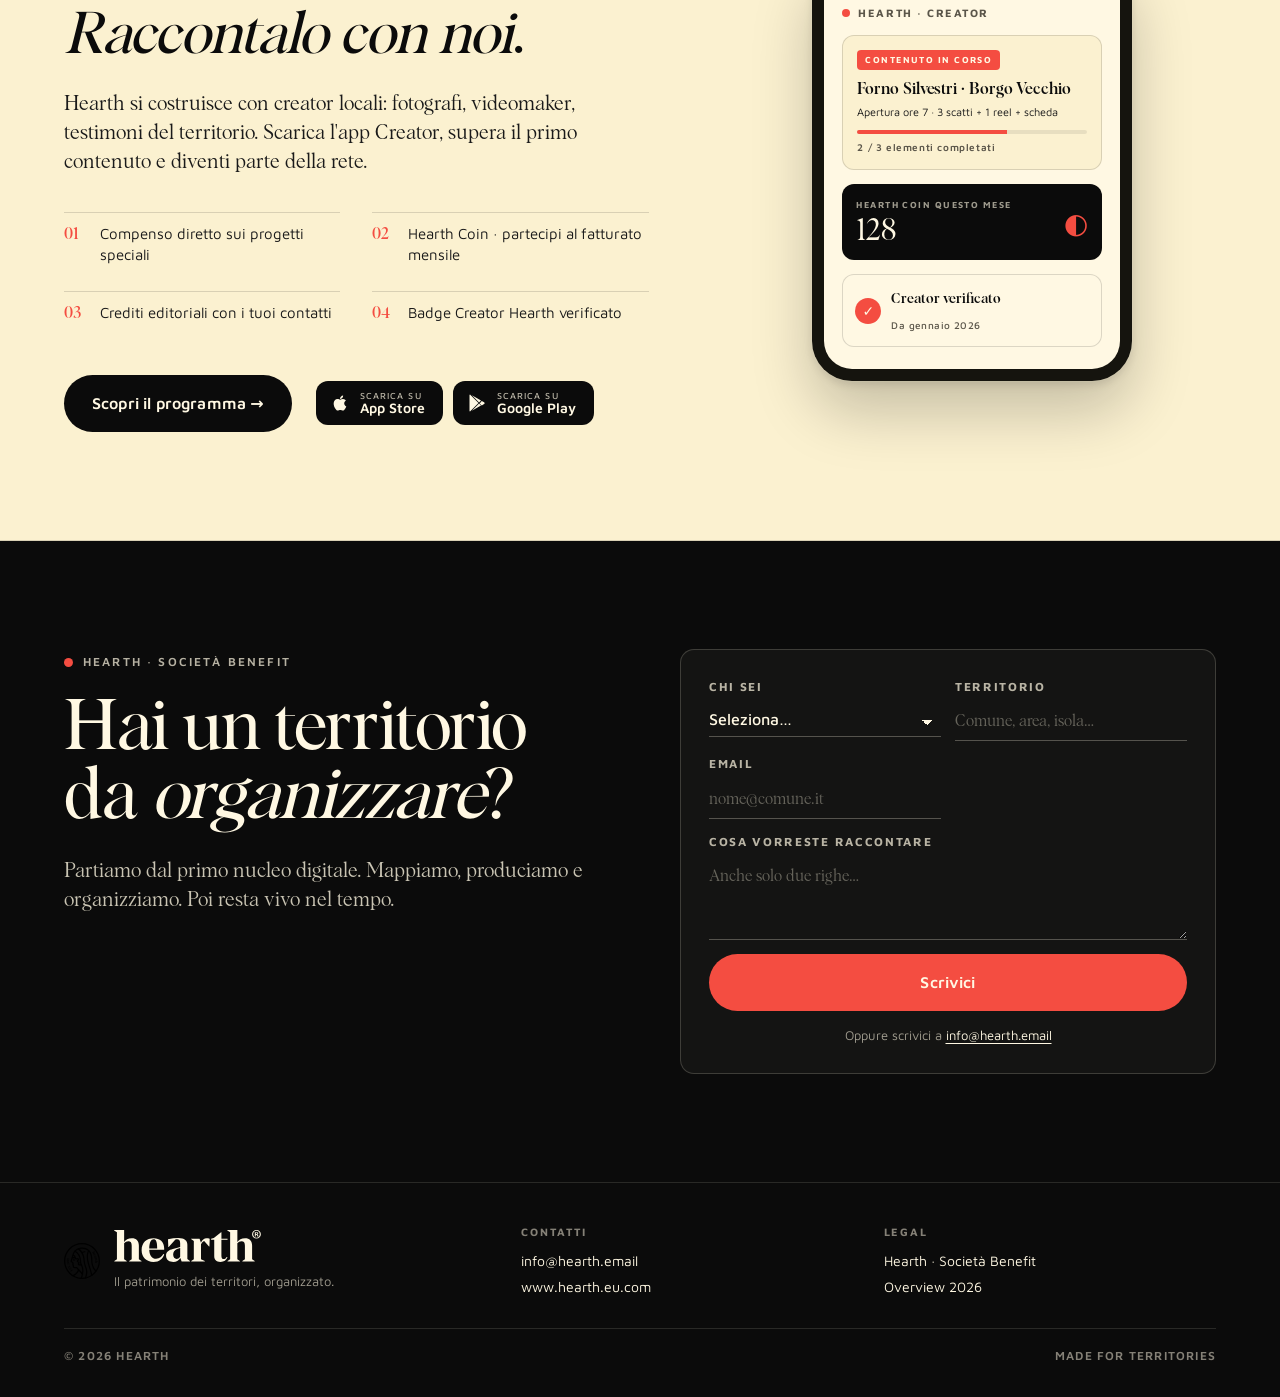
<file: caso-firenze.html>
<!doctype html>
<html lang="it">
<head>
<meta charset="utf-8" />
<title>Firenze — Caso Hearth</title>
<meta name="viewport" content="width=device-width, initial-scale=1" />
<meta name="description" content="Hearth attiva il caso Firenze: la città d'arte raccontata oltre i monumenti — percorsi, operatori, esperienze, ritmi non turistici." />
<meta name="theme-color" content="#0B0B0B" />
<meta property="og:type" content="article" />
<meta property="og:title" content="Firenze — Caso Hearth" />
<meta property="og:description" content="Hearth attiva il caso Firenze: la città d'arte raccontata oltre i monumenti — percorsi, operatori, esperienze, ritmi non turistici." />
<meta property="og:image" content="../assets/firenze-duomo.jpg" />
<link rel="icon" type="image/svg+xml" href="../assets/hearth-icon-circle.svg" />
<link rel="preconnect" href="https://fonts.googleapis.com" />
<link rel="preconnect" href="https://fonts.gstatic.com" crossorigin />
<link href="https://fonts.googleapis.com/css2?family=Maven+Pro:wght@400;500;600;700;800&display=swap" rel="stylesheet" />
<link rel="stylesheet" href="landing.css" />
<link rel="stylesheet" href="pages.css" />
</head>
<body data-lang="it">

<a class="skip-link" href="#main">Salta al contenuto</a>

<header class="nav" id="nav">
  <a class="nav-brand" href="index.html"><img src="../assets/hearth-icon-circle.svg" alt="" /><span class="nav-word-img" role="img" aria-label="Hearth"></span></a>
  <nav class="nav-links" id="navLinks" aria-label="Navigazione principale">
    <a href="index.html#problema">Il problema</a>
    <a href="index.html#pilastri">Pilastri</a>
    <a href="index.html#scheda">Scheda</a>
    <a href="index.html#operatori">Operatori</a>
    <a href="metodo.html">Metodo</a>
    <a href="index.html#territori" aria-current="page" style="color: var(--hearth-red);">Territori</a>
    <a href="index.html#contatti">Contatti</a>
  </nav>
  <div class="nav-actions">
    <button class="lang-toggle" id="langToggle" aria-label="Cambia lingua">
      <span class="lt-it">IT</span><span class="lt-sep">·</span><span class="lt-en">EN</span>
    </button>

    <a class="btn-primary" href="index.html#contatti">Parliamone</a>
    <button class="nav-burger" id="navBurger" aria-label="Apri menu" aria-expanded="false" aria-controls="navLinks">
      <span></span><span></span><span></span>
    </button>
  </div>
</header>

<section class="case-hero">
  <div class="case-hero-img" style="background-image:url('../assets/firenze-duomo.jpg'); background-position: center;"></div>
  <div class="case-hero-tint"></div>
  <div class="case-hero-inner">
    <span class="case-tag">Città d'arte · Toscana</span>
    <h1 class="case-name">Firenze</h1>
    <p class="case-type">Città d'arte · esperienze · operatori</p>
  </div>
</section>

<main class="page-body" id="main">
  <div class="page-grid">
    <aside class="page-aside">
      <span class="eyebrow"><span class="red">●</span>&nbsp;&nbsp;In questa pagina</span>
      <ul class="toc">
        <li><a href="#intro"><span class="num">01</span>Sintesi</a></li>
        <li><a href="#contesto"><span class="num">02</span>Il contesto</a></li>
        <li><a href="#lavoro"><span class="num">03</span>Cosa abbiamo fatto</a></li>
        <li><a href="#numeri"><span class="num">04</span>I numeri</a></li>
      </ul>
    </aside>

    <article class="page-main">
      <section id="intro">
        <h2><span class="num">Città d'arte · Toscana</span>Firenze, in sintesi</h2>
        <p style="font-size: 21px; line-height: 1.5; font-weight: 300;">Firenze non ha bisogno di essere raccontata. Ha bisogno di essere riorganizzata. Hearth qui ha lavorato sul tessuto degli operatori, sui percorsi laterali e sulle esperienze che il turismo di massa non vede.</p>
      </section>

      <section id="contesto">
        <h2><span class="num">Capitolo 01</span>Il contesto</h2>
        <p>Firenze è la città d'arte per antonomasia, ma la sua narrazione pubblica è quasi sempre la stessa: monumenti, code, cartoline. Il rischio è che il resto — quartieri, botteghe, artigiani, ritmi quotidiani — resti invisibile.</p>
        <p>Abbiamo lavorato a Firenze come si lavora in un territorio piccolo: <strong>una rete densa di operatori</strong> da legare in un sistema unico, e percorsi alternativi che riportano valore fuori dai circuiti saturi.</p>
        <blockquote>Firenze non chiede di essere raccontata. Chiede di essere ordinata.</blockquote>
      </section>

      <section id="lavoro">
        <h2><span class="num">Capitolo 02</span>Cosa abbiamo fatto</h2>
        <p>Un nucleo digitale che parla anche degli operatori, dei laboratori, delle esperienze costruibili. La base è pensata per essere usata da partner locali — hotel, ristoranti, info point — e non solo dal Comune.</p>
        <ul>
        <li>Schedatura di luoghi storici e percorsi laterali ai grandi monumenti</li>
        <li>Mappa degli artigiani e delle botteghe storiche</li>
        <li>Esperienze costruibili con partner (vendemmie, laboratori, visite)</li>
        <li>Moduli web per hotel e operatori locali</li>
        <li>Materiali multilingua per accoglienza qualificata</li>
        </ul>
        <figure>
          <img src="../assets/anna-vendemmia.jpg" alt="Firenze — Esperienze costruibili con partner locali — vendemmia in cantina." loading="lazy" />
          <figcaption>Esperienze costruibili con partner locali — vendemmia in cantina.</figcaption>
        </figure>
      </section>

      <section id="numeri">
        <h2><span class="num">Output principali</span>I numeri del caso</h2>
        <div class="stat-row">
        <div class="stat"><span class="k">72</span><span class="v">luoghi</span></div>
        <div class="stat"><span class="k">31</span><span class="v">persone</span></div>
        <div class="stat"><span class="k">48</span><span class="v">eventi</span></div>
        </div>
        <p>Il primo nucleo digitale di Firenze è ora attivo. Nei tre anni successivi viene aggiornato attraverso il backoffice del Comune, mantenendo standard editoriale e copertura coerente.</p>
      </section>
    </article>
  </div>
</main>

<section class="other-cases">
  <h3>Altri <span class="it">casi attivati</span>.</h3>
  <div class="other-grid">
      <a class="other-card" href="caso-capraia.html">
        <div class="oc-img" style="background-image:url('../assets/borgo-drone.jpg'); background-position: center 35%;"></div>
        <div class="oc-body">
          <span class="oc-tag">Isola · Toscana</span>
          <h4 class="oc-name">Capraia</h4>
          <p class="oc-type">Isola · comunità · ritmi locali</p>
        </div>
      </a>
      <a class="other-card" href="caso-vergemoli.html">
        <div class="oc-img" style="background-image:url('../assets/vergemoli-ponte.jpg'); background-position: center 35%;"></div>
        <div class="oc-body">
          <span class="oc-tag">Borghi diffusi · Toscana</span>
          <h4 class="oc-name">Fabbriche di Vergemoli</h4>
          <p class="oc-type">Borghi diffusi · natura · percorsi</p>
        </div>
      </a>
      <a class="other-card" href="caso-agnone.html">
        <div class="oc-img" style="background-image:url('../assets/fonderia-campane.jpg'); background-position: center 35%;"></div>
        <div class="oc-body">
          <span class="oc-tag">Area interna · Molise</span>
          <h4 class="oc-name">Agnone</h4>
          <p class="oc-type">Tradizioni · artigianato · identità</p>
        </div>
      </a>
  </div>
</section>

<section class="page-cta">
  <h3>Anche il vostro territorio<br/>merita una <span class="it">base</span>.</h3>
  <p>Ogni caso parte da una mappatura. Iniziamo dal vostro primo nucleo digitale.</p>
  <a class="btn-primary lg" href="index.html#contatti">Parliamone</a>
</section>

<!-- ============= CREATOR — GANCIO ============= -->
<section class="creator-gancio" id="creator">
  <div class="cg-inner">
    <div class="cg-left">
      <span class="eyebrow" style="color: var(--hearth-red); margin-bottom: 20px;"><span class="red">●</span>&nbsp;&nbsp;<span>Per i creator</span></span>
      <h2 class="cg-title">
        <span>Conosci il tuo territorio?</span><br/>
        <span class="it">Raccontalo con noi</span><span>.</span>
      </h2>
      <p class="cg-lead">
        Hearth si costruisce con creator locali: fotografi, videomaker, testimoni del territorio. Scarica l'app Creator, supera il primo contenuto e diventi parte della rete.
      </p>
      <div class="cg-benefits">
        <div class="cg-b"><span class="cg-b-n">01</span><span>Compenso diretto sui progetti speciali</span></div>
        <div class="cg-b"><span class="cg-b-n">02</span><span>Hearth Coin · partecipi al fatturato mensile</span></div>
        <div class="cg-b"><span class="cg-b-n">03</span><span>Crediti editoriali con i tuoi contatti</span></div>
        <div class="cg-b"><span class="cg-b-n">04</span><span>Badge Creator Hearth verificato</span></div>
      </div>
      <div class="cg-cta">
        <a class="btn-primary lg" href="creator.html">Scopri il programma →</a>
        <div class="cg-stores">
          <a class="cg-store" href="#" aria-label="Scarica su App Store">
            <svg viewBox="0 0 24 24" aria-hidden="true" width="20" height="20"><path fill="currentColor" d="M17.05 20.28c-.98.95-2.05.8-3.08.35c-1.09-.46-2.09-.48-3.24 0c-1.44.62-2.2.44-3.06-.35C2.79 15.25 3.51 7.59 9.05 7.31c1.35.07 2.29.74 3.08.8c1.18-.24 2.31-.93 3.57-.84c1.51.12 2.65.72 3.4 1.8c-3.12 1.87-2.38 5.98.48 7.13c-.57 1.5-1.31 2.99-2.54 4.08zM12.03 7.25c-.15-2.23 1.66-4.07 3.74-4.25c.29 2.58-2.34 4.5-3.74 4.25z"></path></svg>
            <span><small>Scarica su</small><strong>App Store</strong></span>
          </a>
          <a class="cg-store" href="#" aria-label="Scarica su Google Play">
            <svg viewBox="0 0 24 24" aria-hidden="true" width="20" height="20"><path fill="currentColor" d="M3.609 1.814L13.792 12L3.61 22.186a.997.997 0 0 1-.61-.92V2.734c0-.36.221-.69.609-.92zm10.89 10.893l2.302 2.302l-10.937 6.32l8.635-8.622zm3.199-3.198l2.807 1.623c.842.488.842 1.717 0 2.205l-2.808 1.622l-2.491-2.491l2.492-2.959zM5.864 2.658L16.802 8.98l-2.303 2.303-8.635-8.625z"></path></svg>
            <span><small>Scarica su</small><strong>Google Play</strong></span>
          </a>
        </div>
      </div>
    </div>
    <div class="cg-right" aria-hidden="true">
      <div class="cg-phone">
        <div class="cg-phone-notch"></div>
        <div class="cg-phone-screen">
          <div class="cg-app-bar">
            <span class="cg-dot"></span>
            <span>Hearth · Creator</span>
          </div>
          <div class="cg-task">
            <span class="cg-tag">Contenuto in corso</span>
            <h4>Forno Silvestri · Borgo Vecchio</h4>
            <p>Apertura ore 7 · 3 scatti + 1 reel + scheda</p>
            <div class="cg-progress"><span style="width:65%"></span></div>
            <span class="cg-progress-lab"><span>2 / 3 elementi completati</span></span>
          </div>
          <div class="cg-coins">
            <div>
              <span class="cg-coins-lab">Hearth Coin questo mese</span>
              <span class="cg-coins-n">128</span>
            </div>
            <div class="cg-coins-icon" aria-hidden="true">◐</div>
          </div>
          <div class="cg-badge">
            <span class="cg-badge-mark">✓</span>
            <span><strong>Creator verificato</strong><br/><small>Da gennaio 2026</small></span>
          </div>
        </div>
      </div>
    </div>
  </div>
</section>

<!-- ============= CTA / CONTATTI ============= -->
<section class="section contatti" id="contatti">
  <div class="contatti-grid">
    <div class="contatti-left">
      <div class="hero-mark">
        <span class="dot red"></span>
        <span>Hearth · Società Benefit</span>
      </div>
      <h2 class="closing-title">
        <span>Hai un territorio da</span> <span class="it">organizzare</span><span>?</span>
      </h2>
      <p class="lead">
        Partiamo dal primo nucleo digitale. Mappiamo, produciamo e organizziamo. Poi resta vivo nel tempo.
      </p>
    </div>
    <form class="contatti-form" data-formspree-endpoint="https://formspree.io/f/mqenopjw">
      <label>
        <span>Chi sei</span>
        <select name="role" required>
          <option value="">Seleziona…</option>
          <option value="comune">Comune / ente pubblico</option>
          <option value="operatore">Operatore / partner locale</option>
          <option value="proloco">Pro Loco / associazione</option>
          <option value="altro">Altro</option>
        </select>
      </label>
      <label>
        <span>Territorio</span>
        <input type="text" name="territory" required placeholder="Comune, area, isola…" />
      </label>
      <label>
        <span>Email</span>
        <input type="email" name="email" required placeholder="nome@comune.it" />
      </label>
      <label class="full">
        <span>Cosa vorreste raccontare</span>
        <textarea name="message" rows="3" placeholder="Anche solo due righe…"></textarea>
      </label>
      <button type="submit" class="btn-primary lg full">Scrivici</button>
      <p class="form-note">
        <span>Oppure scrivici a</span> <a href="mailto:info@hearth.email">info@hearth.email</a>
      </p>
    </form>
  </div>
</section>

<!-- ============= FOOTER ============= -->
<footer class="footer">
  <div class="foot-grid">
    <div class="foot-brand">
      <img src="../assets/hearth-icon-circle.svg" alt="" />
      <div>
        <div class="foot-word-img" role="img" aria-label="Hearth"></div>
        <div class="foot-sub">Il patrimonio dei territori, organizzato.</div>
      </div>
    </div>
    <div class="foot-cols">
      <div>
        <div class="foot-h">Contatti</div>
        <a href="mailto:info@hearth.email">info@hearth.email</a>
        <a href="https://www.hearth.eu.com" target="_blank" rel="noopener">www.hearth.eu.com</a>
      </div>
      <div>
        <div class="foot-h">Legal</div>
        <span>Hearth · Società Benefit</span>
        <span>Overview 2026</span>
      </div>
    </div>
  </div>
  <div class="foot-bottom">
    <span>© 2026 Hearth</span>
    <span>Made for territories</span>
  </div>
</footer>

<script>
  const nav = document.getElementById('nav');
  window.addEventListener('scroll', () => nav.classList.toggle('scrolled', window.scrollY > 12), { passive: true });
  const burger = document.getElementById('navBurger');
  const navLinks = document.getElementById('navLinks');
  if (burger && navLinks) {
    burger.addEventListener('click', () => {
      const open = document.body.classList.toggle('menu-open');
      burger.setAttribute('aria-expanded', open ? 'true' : 'false');
    });
    navLinks.querySelectorAll('a').forEach(a => a.addEventListener('click', () => {
      document.body.classList.remove('menu-open');
      burger.setAttribute('aria-expanded', 'false');
    }));
  }
</script>
<script src="i18n-pages.js"></script>
</body>
</html>
</file>
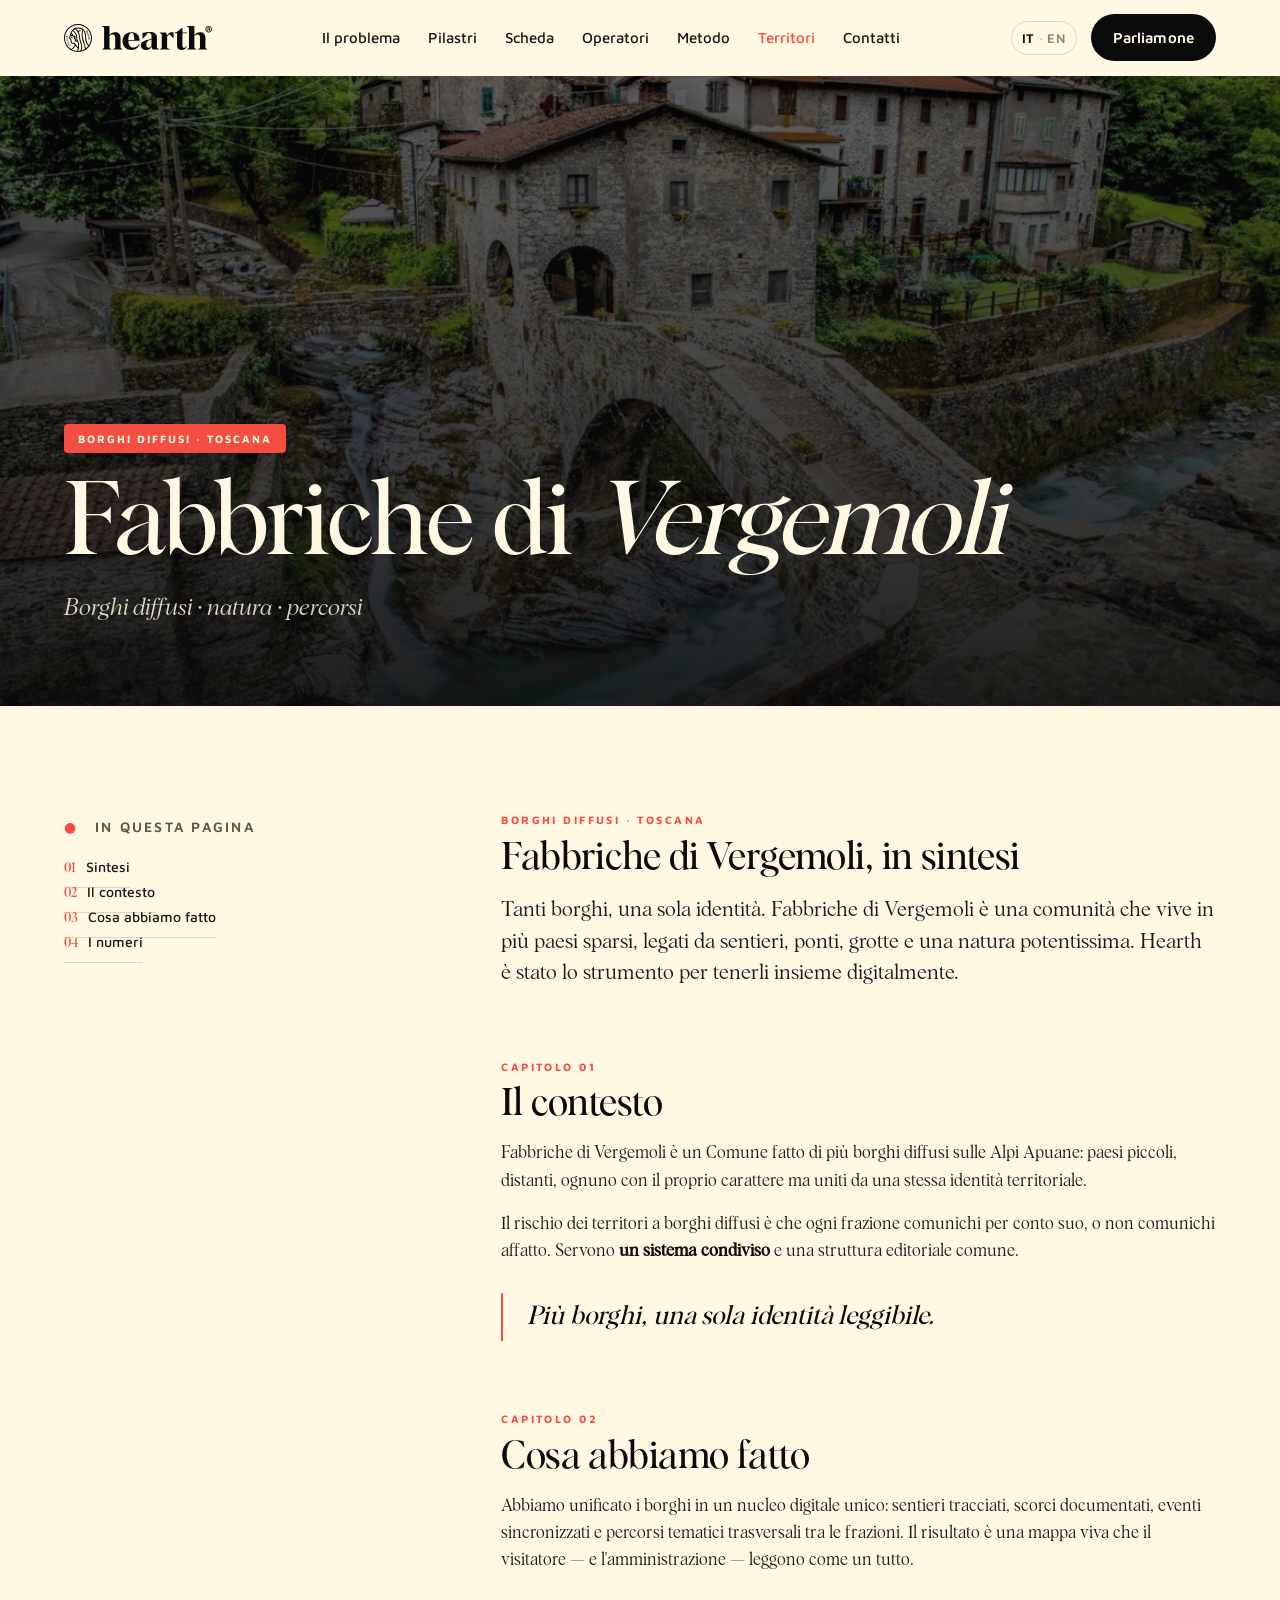
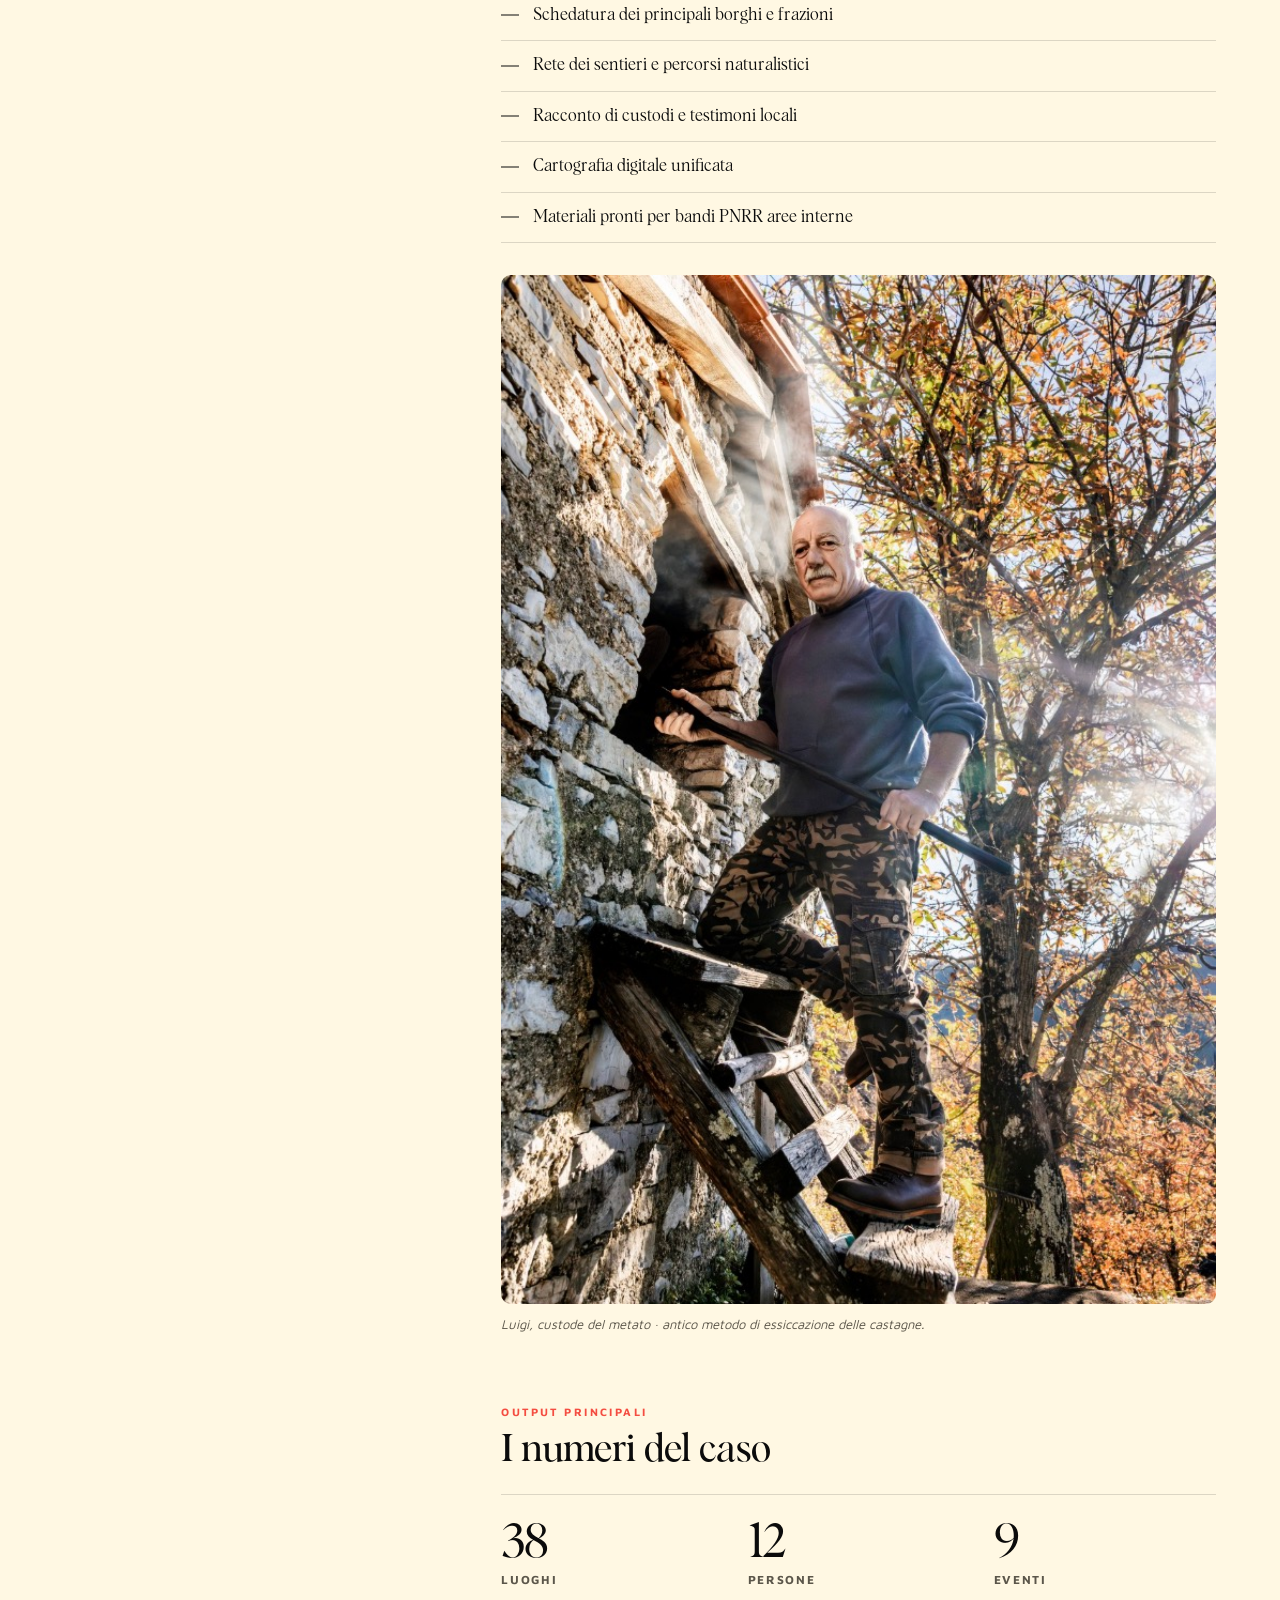
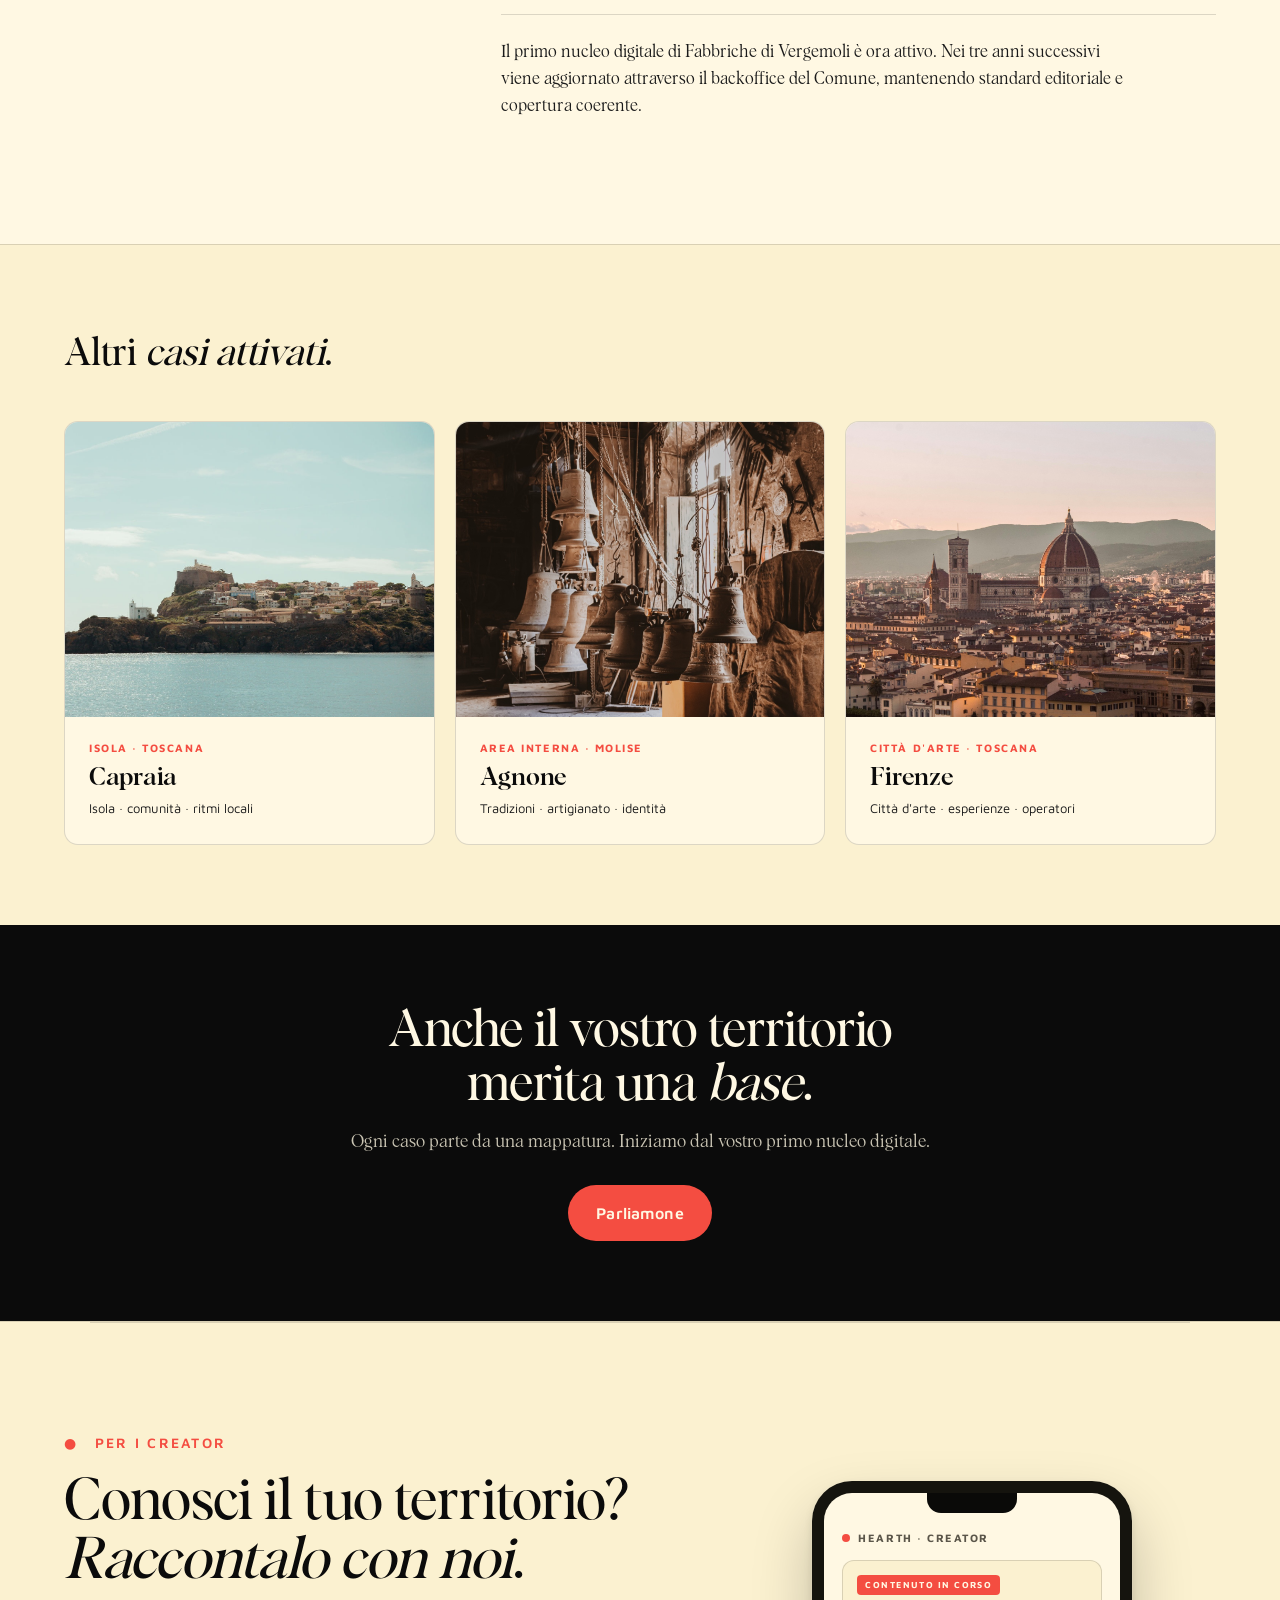
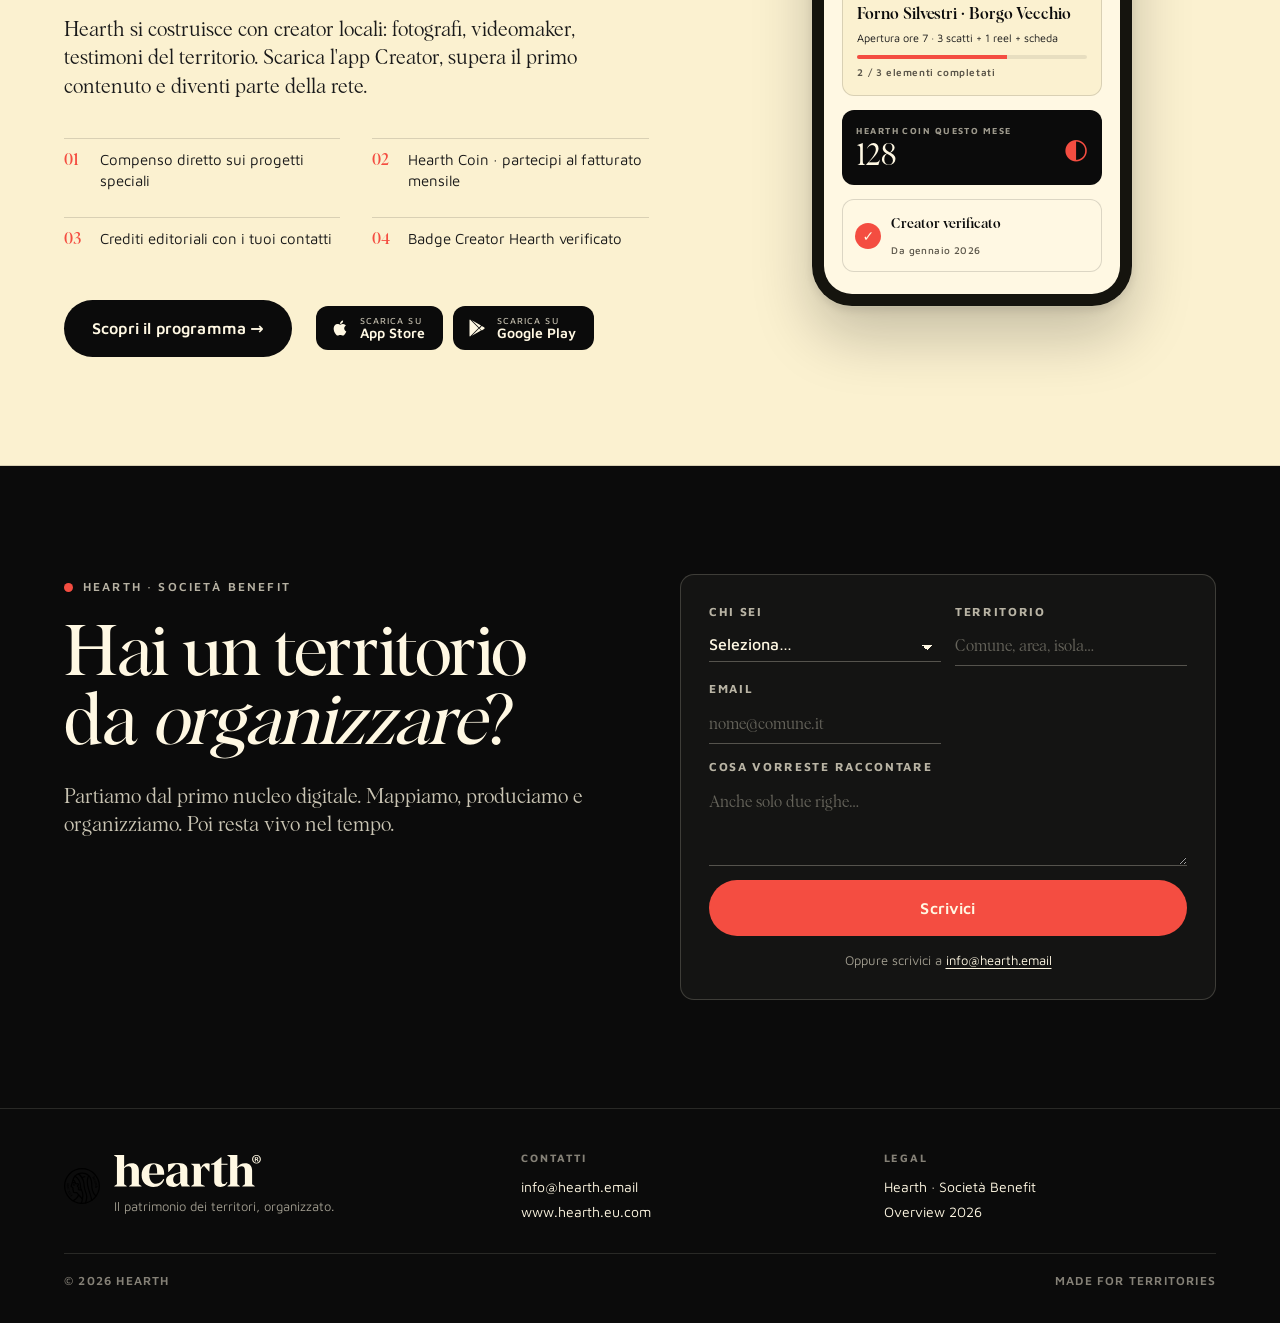
<file: caso-vergemoli.html>
<!doctype html>
<html lang="it">
<head>
<meta charset="utf-8" />
<title>Fabbriche di Vergemoli — Caso Hearth</title>
<meta name="viewport" content="width=device-width, initial-scale=1" />
<meta name="description" content="Hearth attiva il caso Fabbriche di Vergemoli: borghi diffusi delle Alpi Apuane, sentieri e natura raccolti in una base digitale unica." />
<meta name="theme-color" content="#0B0B0B" />
<meta property="og:type" content="article" />
<meta property="og:title" content="Fabbriche di Vergemoli — Caso Hearth" />
<meta property="og:description" content="Hearth attiva il caso Fabbriche di Vergemoli: borghi diffusi delle Alpi Apuane, sentieri e natura raccolti in una base digitale unica." />
<meta property="og:image" content="../assets/vergemoli-ponte.jpg" />
<link rel="icon" type="image/svg+xml" href="../assets/hearth-icon-circle.svg" />
<link rel="preconnect" href="https://fonts.googleapis.com" />
<link rel="preconnect" href="https://fonts.gstatic.com" crossorigin />
<link href="https://fonts.googleapis.com/css2?family=Maven+Pro:wght@400;500;600;700;800&display=swap" rel="stylesheet" />
<link rel="stylesheet" href="landing.css" />
<link rel="stylesheet" href="pages.css" />
</head>
<body data-lang="it">

<a class="skip-link" href="#main">Salta al contenuto</a>

<header class="nav" id="nav">
  <a class="nav-brand" href="index.html"><img src="../assets/hearth-icon-circle.svg" alt="" /><span class="nav-word-img" role="img" aria-label="Hearth"></span></a>
  <nav class="nav-links" id="navLinks" aria-label="Navigazione principale">
    <a href="index.html#problema">Il problema</a>
    <a href="index.html#pilastri">Pilastri</a>
    <a href="index.html#scheda">Scheda</a>
    <a href="index.html#operatori">Operatori</a>
    <a href="metodo.html">Metodo</a>
    <a href="index.html#territori" aria-current="page" style="color: var(--hearth-red);">Territori</a>
    <a href="index.html#contatti">Contatti</a>
  </nav>
  <div class="nav-actions">
    <button class="lang-toggle" id="langToggle" aria-label="Cambia lingua">
      <span class="lt-it">IT</span><span class="lt-sep">·</span><span class="lt-en">EN</span>
    </button>

    <a class="btn-primary" href="index.html#contatti">Parliamone</a>
    <button class="nav-burger" id="navBurger" aria-label="Apri menu" aria-expanded="false" aria-controls="navLinks">
      <span></span><span></span><span></span>
    </button>
  </div>
</header>

<section class="case-hero">
  <div class="case-hero-img" style="background-image:url('../assets/vergemoli-ponte.jpg'); background-position: center;"></div>
  <div class="case-hero-tint"></div>
  <div class="case-hero-inner">
    <span class="case-tag">Borghi diffusi · Toscana</span>
    <h1 class="case-name">Fabbriche di <span class="it">Vergemoli</span></h1>
    <p class="case-type">Borghi diffusi · natura · percorsi</p>
  </div>
</section>

<main class="page-body" id="main">
  <div class="page-grid">
    <aside class="page-aside">
      <span class="eyebrow"><span class="red">●</span>&nbsp;&nbsp;In questa pagina</span>
      <ul class="toc">
        <li><a href="#intro"><span class="num">01</span>Sintesi</a></li>
        <li><a href="#contesto"><span class="num">02</span>Il contesto</a></li>
        <li><a href="#lavoro"><span class="num">03</span>Cosa abbiamo fatto</a></li>
        <li><a href="#numeri"><span class="num">04</span>I numeri</a></li>
      </ul>
    </aside>

    <article class="page-main">
      <section id="intro">
        <h2><span class="num">Borghi diffusi · Toscana</span>Fabbriche di Vergemoli, in sintesi</h2>
        <p style="font-size: 21px; line-height: 1.5; font-weight: 300;">Tanti borghi, una sola identità. Fabbriche di Vergemoli è una comunità che vive in più paesi sparsi, legati da sentieri, ponti, grotte e una natura potentissima. Hearth è stato lo strumento per tenerli insieme digitalmente.</p>
      </section>

      <section id="contesto">
        <h2><span class="num">Capitolo 01</span>Il contesto</h2>
        <p>Fabbriche di Vergemoli è un Comune fatto di più borghi diffusi sulle Alpi Apuane: paesi piccoli, distanti, ognuno con il proprio carattere ma uniti da una stessa identità territoriale.</p>
        <p>Il rischio dei territori a borghi diffusi è che ogni frazione comunichi per conto suo, o non comunichi affatto. Servono <strong>un sistema condiviso</strong> e una struttura editoriale comune.</p>
        <blockquote>Più borghi, una sola identità leggibile.</blockquote>
      </section>

      <section id="lavoro">
        <h2><span class="num">Capitolo 02</span>Cosa abbiamo fatto</h2>
        <p>Abbiamo unificato i borghi in un nucleo digitale unico: sentieri tracciati, scorci documentati, eventi sincronizzati e percorsi tematici trasversali tra le frazioni. Il risultato è una mappa viva che il visitatore — e l'amministrazione — leggono come un tutto.</p>
        <ul>
        <li>Schedatura dei principali borghi e frazioni</li>
        <li>Rete dei sentieri e percorsi naturalistici</li>
        <li>Racconto di custodi e testimoni locali</li>
        <li>Cartografia digitale unificata</li>
        <li>Materiali pronti per bandi PNRR aree interne</li>
        </ul>
        <figure>
          <img src="../assets/metato-vergemoli.jpg" alt="Fabbriche di Vergemoli — custode al metato, essiccazione delle castagne in autunno." loading="lazy" />
          <figcaption>Luigi, custode del metato · antico metodo di essiccazione delle castagne.</figcaption>
        </figure>
      </section>

      <section id="numeri">
        <h2><span class="num">Output principali</span>I numeri del caso</h2>
        <div class="stat-row">
        <div class="stat"><span class="k">38</span><span class="v">luoghi</span></div>
        <div class="stat"><span class="k">12</span><span class="v">persone</span></div>
        <div class="stat"><span class="k">9</span><span class="v">eventi</span></div>
        </div>
        <p>Il primo nucleo digitale di Fabbriche di Vergemoli è ora attivo. Nei tre anni successivi viene aggiornato attraverso il backoffice del Comune, mantenendo standard editoriale e copertura coerente.</p>
      </section>
    </article>
  </div>
</main>

<section class="other-cases">
  <h3>Altri <span class="it">casi attivati</span>.</h3>
  <div class="other-grid">
      <a class="other-card" href="caso-capraia.html">
        <div class="oc-img" style="background-image:url('../assets/borgo-drone.jpg'); background-position: center 35%;"></div>
        <div class="oc-body">
          <span class="oc-tag">Isola · Toscana</span>
          <h4 class="oc-name">Capraia</h4>
          <p class="oc-type">Isola · comunità · ritmi locali</p>
        </div>
      </a>
      <a class="other-card" href="caso-agnone.html">
        <div class="oc-img" style="background-image:url('../assets/fonderia-campane.jpg'); background-position: center 35%;"></div>
        <div class="oc-body">
          <span class="oc-tag">Area interna · Molise</span>
          <h4 class="oc-name">Agnone</h4>
          <p class="oc-type">Tradizioni · artigianato · identità</p>
        </div>
      </a>
      <a class="other-card" href="caso-firenze.html">
        <div class="oc-img" style="background-image:url('../assets/firenze-duomo.jpg'); background-position: center 35%;"></div>
        <div class="oc-body">
          <span class="oc-tag">Città d'arte · Toscana</span>
          <h4 class="oc-name">Firenze</h4>
          <p class="oc-type">Città d'arte · esperienze · operatori</p>
        </div>
      </a>
  </div>
</section>

<section class="page-cta">
  <h3>Anche il vostro territorio<br/>merita una <span class="it">base</span>.</h3>
  <p>Ogni caso parte da una mappatura. Iniziamo dal vostro primo nucleo digitale.</p>
  <a class="btn-primary lg" href="index.html#contatti">Parliamone</a>
</section>

<!-- ============= CREATOR — GANCIO ============= -->
<section class="creator-gancio" id="creator">
  <div class="cg-inner">
    <div class="cg-left">
      <span class="eyebrow" style="color: var(--hearth-red); margin-bottom: 20px;"><span class="red">●</span>&nbsp;&nbsp;<span>Per i creator</span></span>
      <h2 class="cg-title">
        <span>Conosci il tuo territorio?</span><br/>
        <span class="it">Raccontalo con noi</span><span>.</span>
      </h2>
      <p class="cg-lead">
        Hearth si costruisce con creator locali: fotografi, videomaker, testimoni del territorio. Scarica l'app Creator, supera il primo contenuto e diventi parte della rete.
      </p>
      <div class="cg-benefits">
        <div class="cg-b"><span class="cg-b-n">01</span><span>Compenso diretto sui progetti speciali</span></div>
        <div class="cg-b"><span class="cg-b-n">02</span><span>Hearth Coin · partecipi al fatturato mensile</span></div>
        <div class="cg-b"><span class="cg-b-n">03</span><span>Crediti editoriali con i tuoi contatti</span></div>
        <div class="cg-b"><span class="cg-b-n">04</span><span>Badge Creator Hearth verificato</span></div>
      </div>
      <div class="cg-cta">
        <a class="btn-primary lg" href="creator.html">Scopri il programma →</a>
        <div class="cg-stores">
          <a class="cg-store" href="#" aria-label="Scarica su App Store">
            <svg viewBox="0 0 24 24" aria-hidden="true" width="20" height="20"><path fill="currentColor" d="M17.05 20.28c-.98.95-2.05.8-3.08.35c-1.09-.46-2.09-.48-3.24 0c-1.44.62-2.2.44-3.06-.35C2.79 15.25 3.51 7.59 9.05 7.31c1.35.07 2.29.74 3.08.8c1.18-.24 2.31-.93 3.57-.84c1.51.12 2.65.72 3.4 1.8c-3.12 1.87-2.38 5.98.48 7.13c-.57 1.5-1.31 2.99-2.54 4.08zM12.03 7.25c-.15-2.23 1.66-4.07 3.74-4.25c.29 2.58-2.34 4.5-3.74 4.25z"></path></svg>
            <span><small>Scarica su</small><strong>App Store</strong></span>
          </a>
          <a class="cg-store" href="#" aria-label="Scarica su Google Play">
            <svg viewBox="0 0 24 24" aria-hidden="true" width="20" height="20"><path fill="currentColor" d="M3.609 1.814L13.792 12L3.61 22.186a.997.997 0 0 1-.61-.92V2.734c0-.36.221-.69.609-.92zm10.89 10.893l2.302 2.302l-10.937 6.32l8.635-8.622zm3.199-3.198l2.807 1.623c.842.488.842 1.717 0 2.205l-2.808 1.622l-2.491-2.491l2.492-2.959zM5.864 2.658L16.802 8.98l-2.303 2.303-8.635-8.625z"></path></svg>
            <span><small>Scarica su</small><strong>Google Play</strong></span>
          </a>
        </div>
      </div>
    </div>
    <div class="cg-right" aria-hidden="true">
      <div class="cg-phone">
        <div class="cg-phone-notch"></div>
        <div class="cg-phone-screen">
          <div class="cg-app-bar">
            <span class="cg-dot"></span>
            <span>Hearth · Creator</span>
          </div>
          <div class="cg-task">
            <span class="cg-tag">Contenuto in corso</span>
            <h4>Forno Silvestri · Borgo Vecchio</h4>
            <p>Apertura ore 7 · 3 scatti + 1 reel + scheda</p>
            <div class="cg-progress"><span style="width:65%"></span></div>
            <span class="cg-progress-lab"><span>2 / 3 elementi completati</span></span>
          </div>
          <div class="cg-coins">
            <div>
              <span class="cg-coins-lab">Hearth Coin questo mese</span>
              <span class="cg-coins-n">128</span>
            </div>
            <div class="cg-coins-icon" aria-hidden="true">◐</div>
          </div>
          <div class="cg-badge">
            <span class="cg-badge-mark">✓</span>
            <span><strong>Creator verificato</strong><br/><small>Da gennaio 2026</small></span>
          </div>
        </div>
      </div>
    </div>
  </div>
</section>

<!-- ============= CTA / CONTATTI ============= -->
<section class="section contatti" id="contatti">
  <div class="contatti-grid">
    <div class="contatti-left">
      <div class="hero-mark">
        <span class="dot red"></span>
        <span>Hearth · Società Benefit</span>
      </div>
      <h2 class="closing-title">
        <span>Hai un territorio da</span> <span class="it">organizzare</span><span>?</span>
      </h2>
      <p class="lead">
        Partiamo dal primo nucleo digitale. Mappiamo, produciamo e organizziamo. Poi resta vivo nel tempo.
      </p>
    </div>
    <form class="contatti-form" data-formspree-endpoint="https://formspree.io/f/mqenopjw">
      <label>
        <span>Chi sei</span>
        <select name="role" required>
          <option value="">Seleziona…</option>
          <option value="comune">Comune / ente pubblico</option>
          <option value="operatore">Operatore / partner locale</option>
          <option value="proloco">Pro Loco / associazione</option>
          <option value="altro">Altro</option>
        </select>
      </label>
      <label>
        <span>Territorio</span>
        <input type="text" name="territory" required placeholder="Comune, area, isola…" />
      </label>
      <label>
        <span>Email</span>
        <input type="email" name="email" required placeholder="nome@comune.it" />
      </label>
      <label class="full">
        <span>Cosa vorreste raccontare</span>
        <textarea name="message" rows="3" placeholder="Anche solo due righe…"></textarea>
      </label>
      <button type="submit" class="btn-primary lg full">Scrivici</button>
      <p class="form-note">
        <span>Oppure scrivici a</span> <a href="mailto:info@hearth.email">info@hearth.email</a>
      </p>
    </form>
  </div>
</section>

<!-- ============= FOOTER ============= -->
<footer class="footer">
  <div class="foot-grid">
    <div class="foot-brand">
      <img src="../assets/hearth-icon-circle.svg" alt="" />
      <div>
        <div class="foot-word-img" role="img" aria-label="Hearth"></div>
        <div class="foot-sub">Il patrimonio dei territori, organizzato.</div>
      </div>
    </div>
    <div class="foot-cols">
      <div>
        <div class="foot-h">Contatti</div>
        <a href="mailto:info@hearth.email">info@hearth.email</a>
        <a href="https://www.hearth.eu.com" target="_blank" rel="noopener">www.hearth.eu.com</a>
      </div>
      <div>
        <div class="foot-h">Legal</div>
        <span>Hearth · Società Benefit</span>
        <span>Overview 2026</span>
      </div>
    </div>
  </div>
  <div class="foot-bottom">
    <span>© 2026 Hearth</span>
    <span>Made for territories</span>
  </div>
</footer>

<script>
  const nav = document.getElementById('nav');
  window.addEventListener('scroll', () => nav.classList.toggle('scrolled', window.scrollY > 12), { passive: true });
  const burger = document.getElementById('navBurger');
  const navLinks = document.getElementById('navLinks');
  if (burger && navLinks) {
    burger.addEventListener('click', () => {
      const open = document.body.classList.toggle('menu-open');
      burger.setAttribute('aria-expanded', open ? 'true' : 'false');
    });
    navLinks.querySelectorAll('a').forEach(a => a.addEventListener('click', () => {
      document.body.classList.remove('menu-open');
      burger.setAttribute('aria-expanded', 'false');
    }));
  }
</script>
<script src="i18n-pages.js"></script>
</body>
</html>
</file>
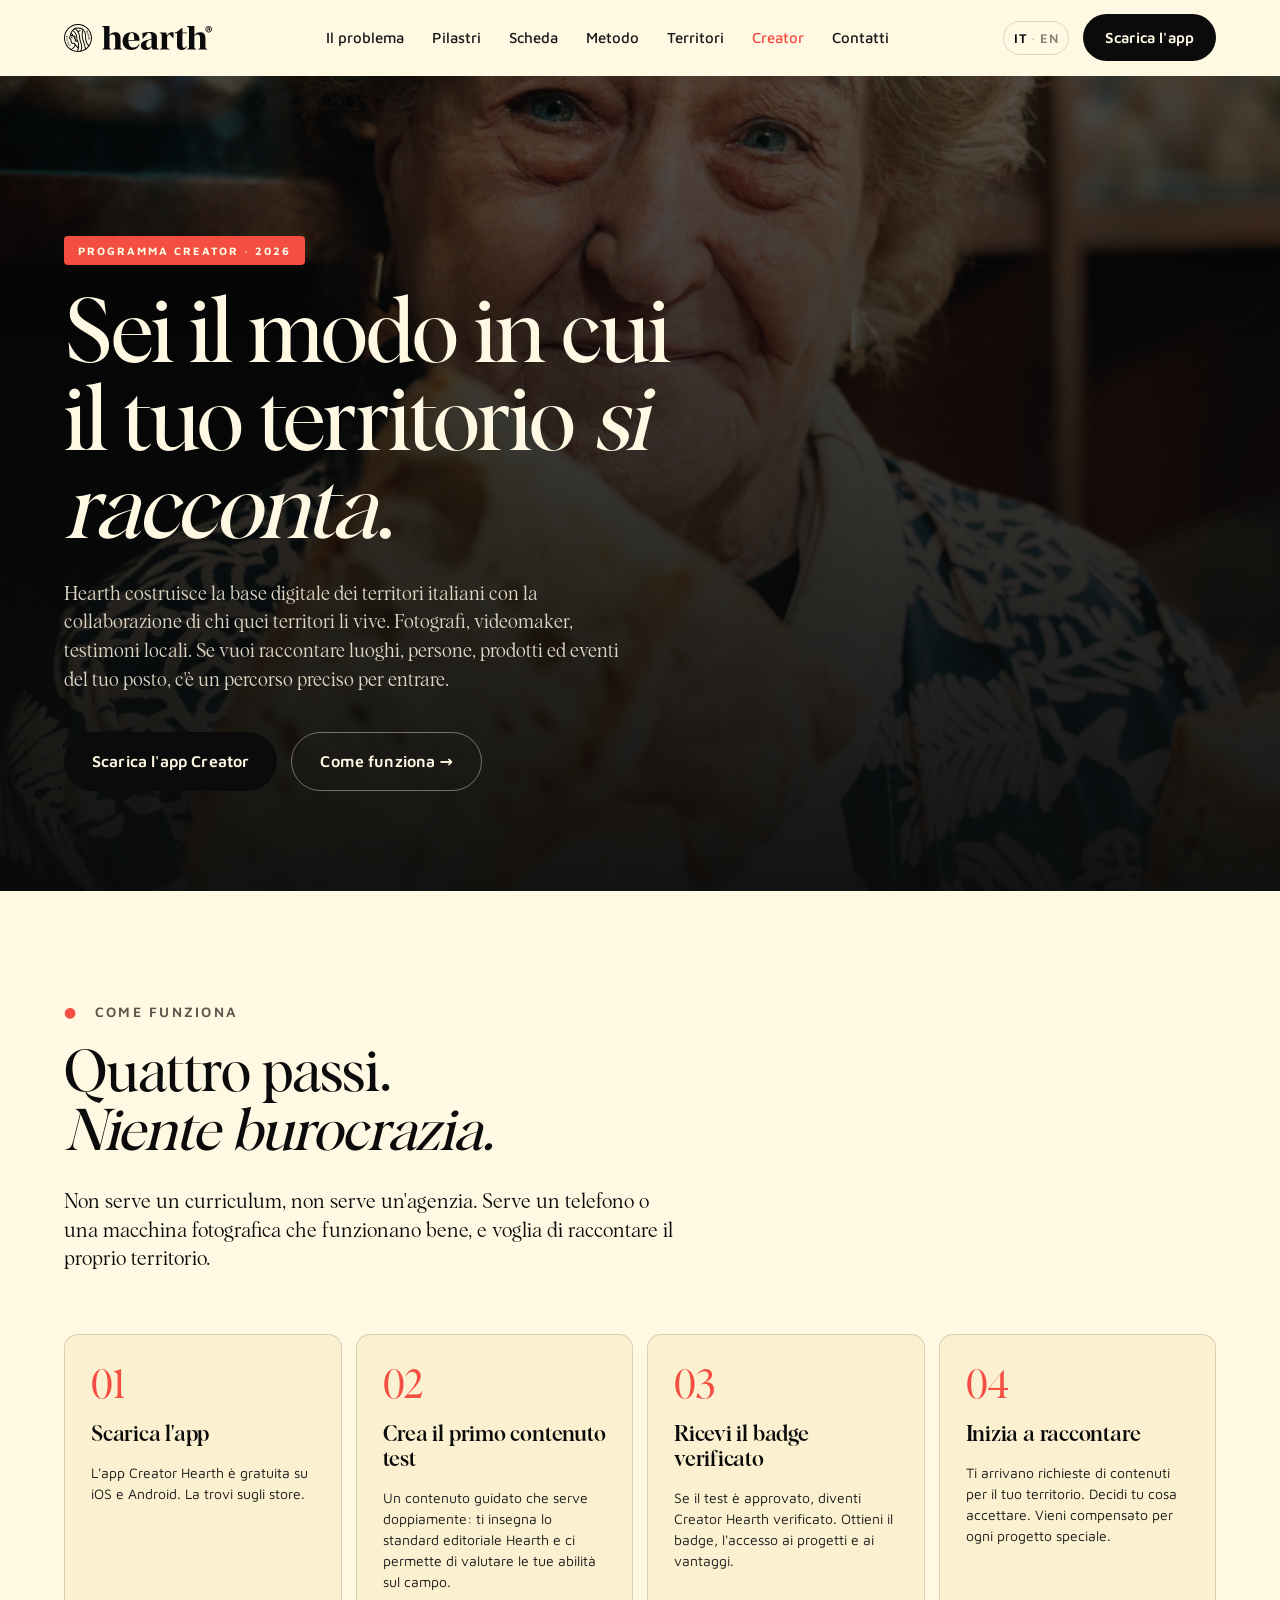
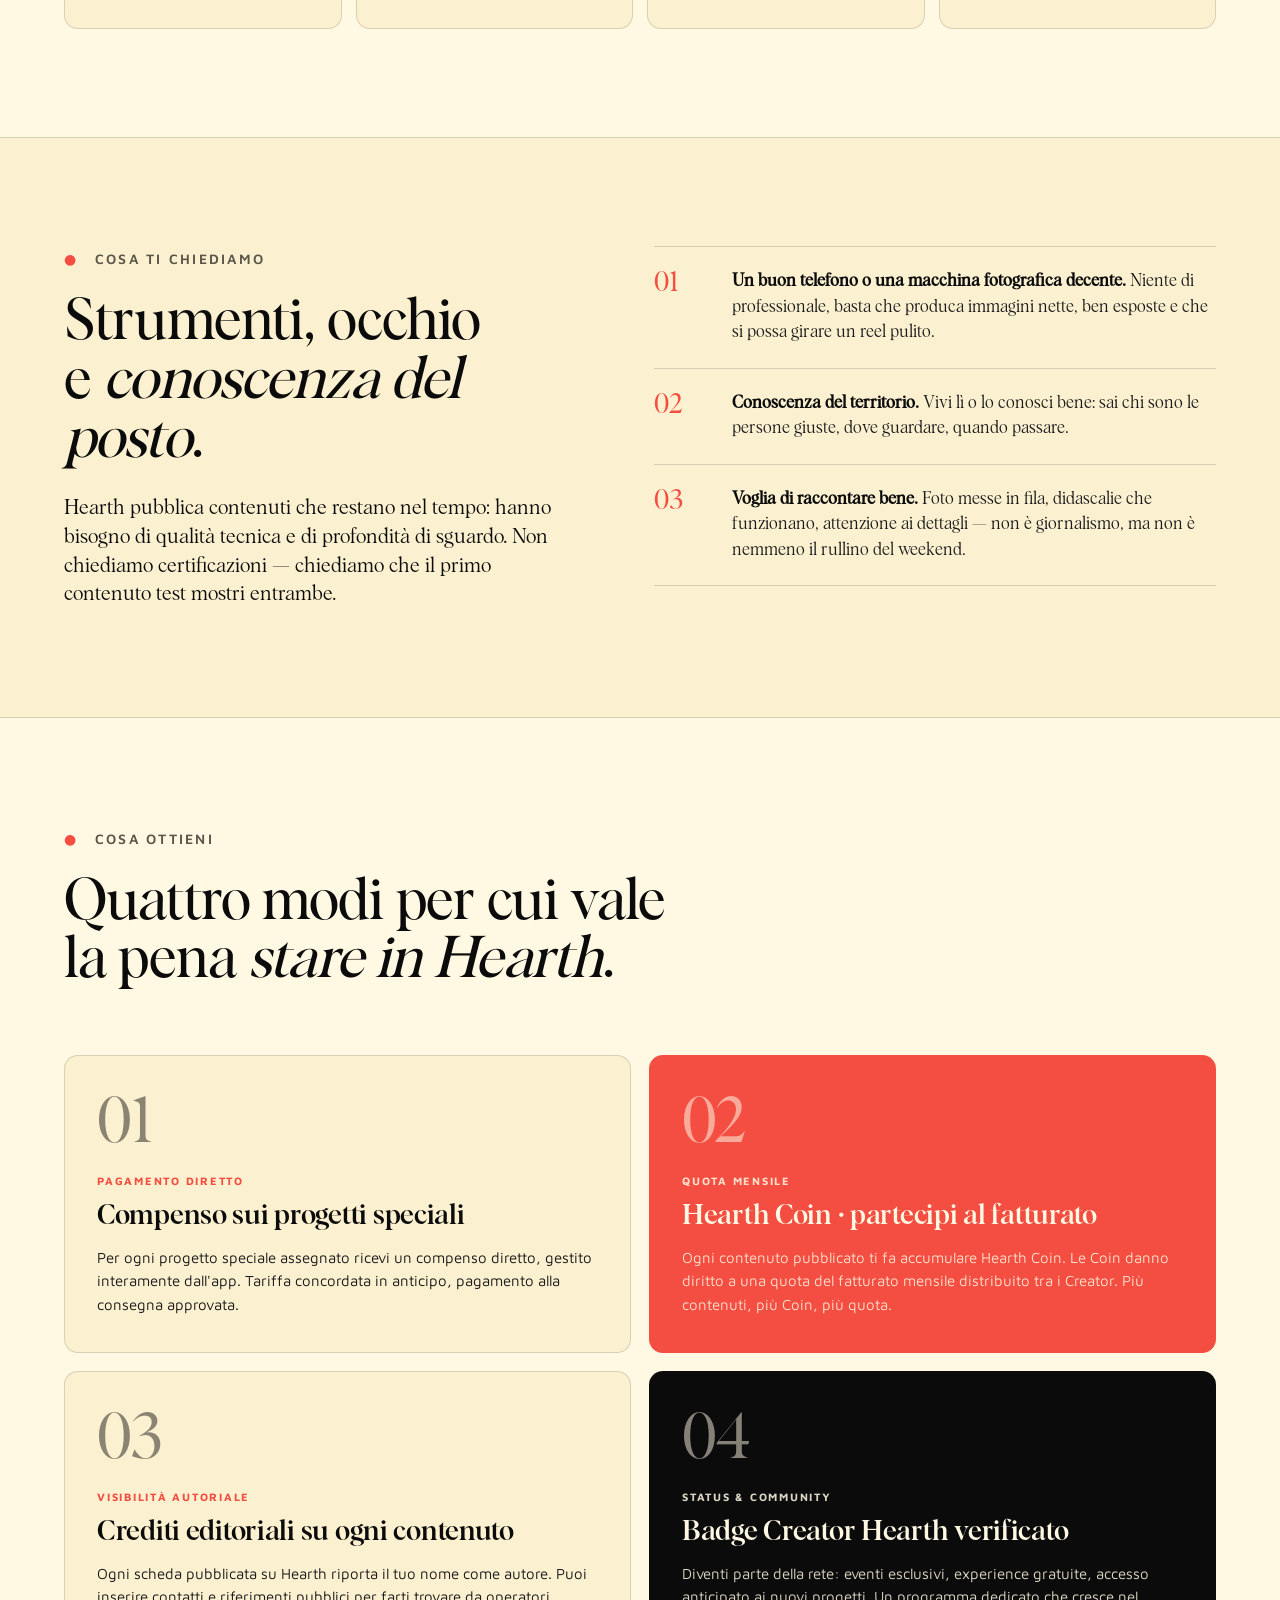
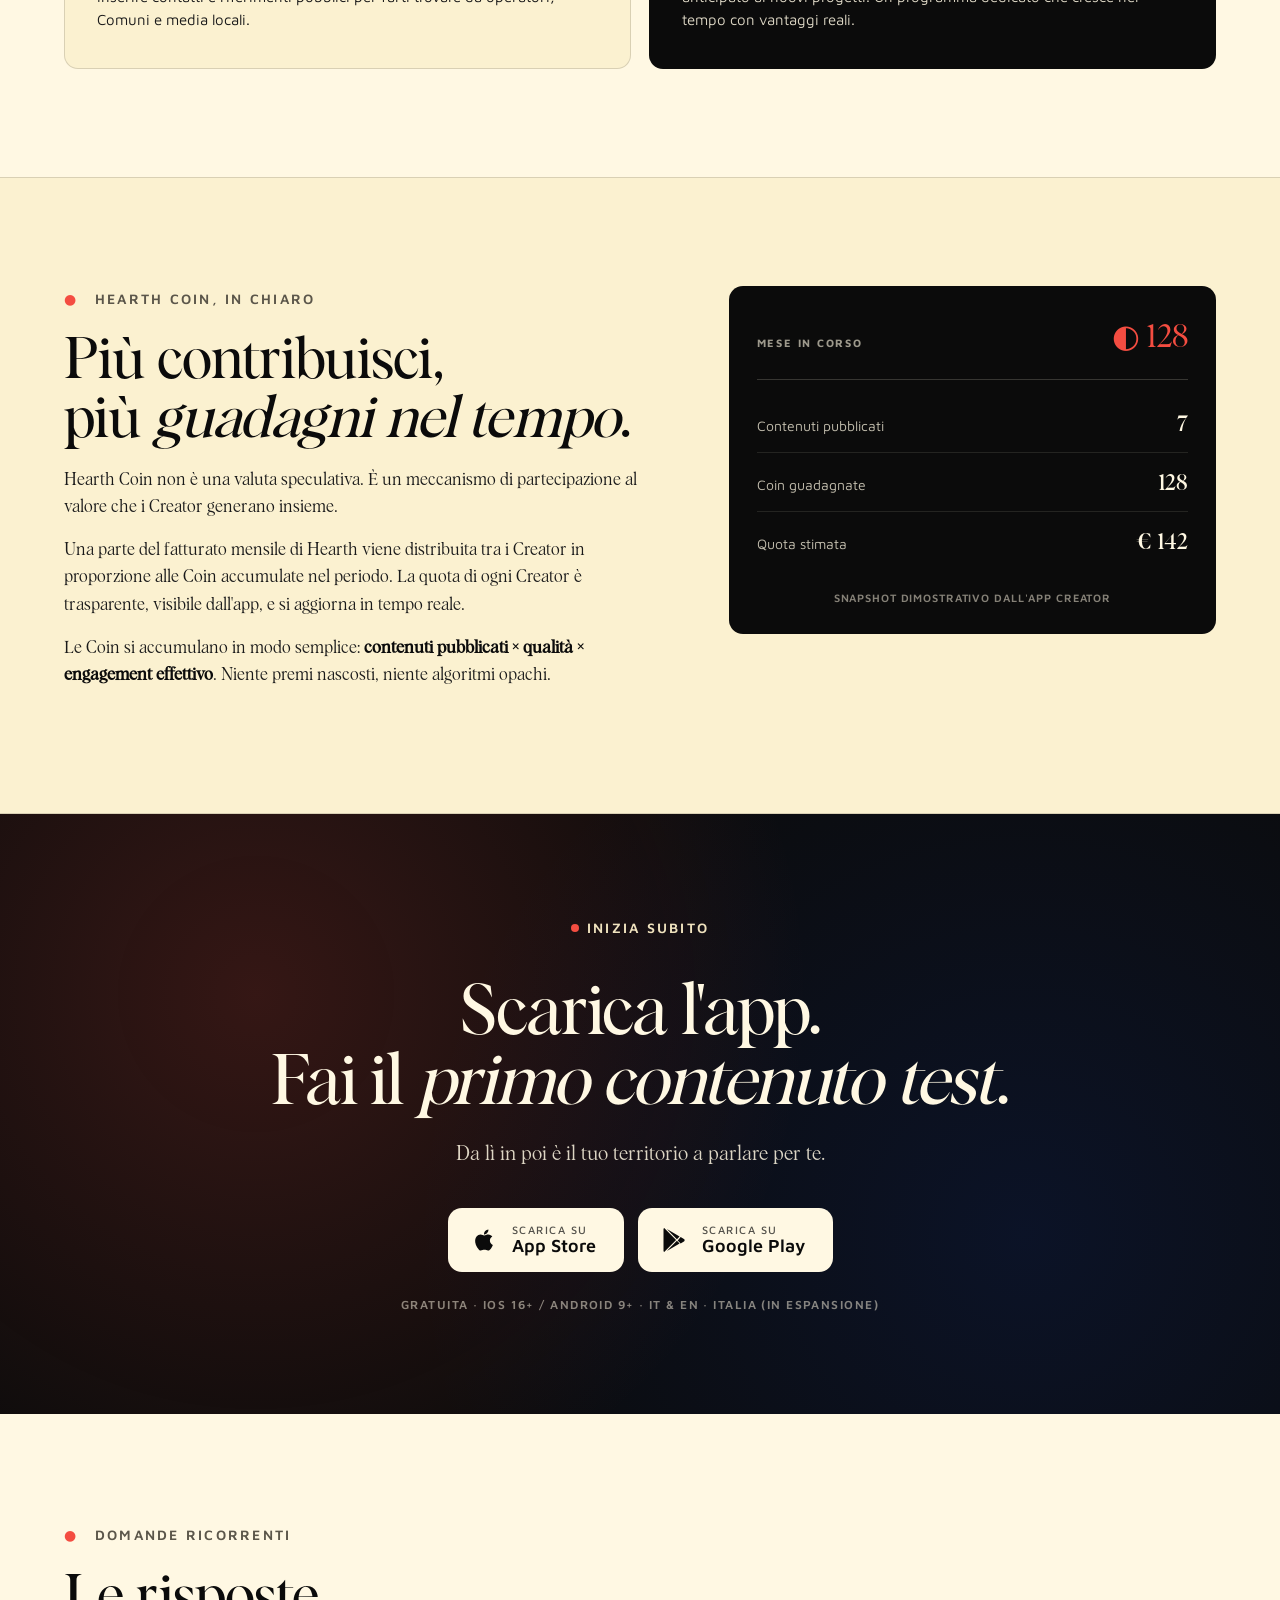
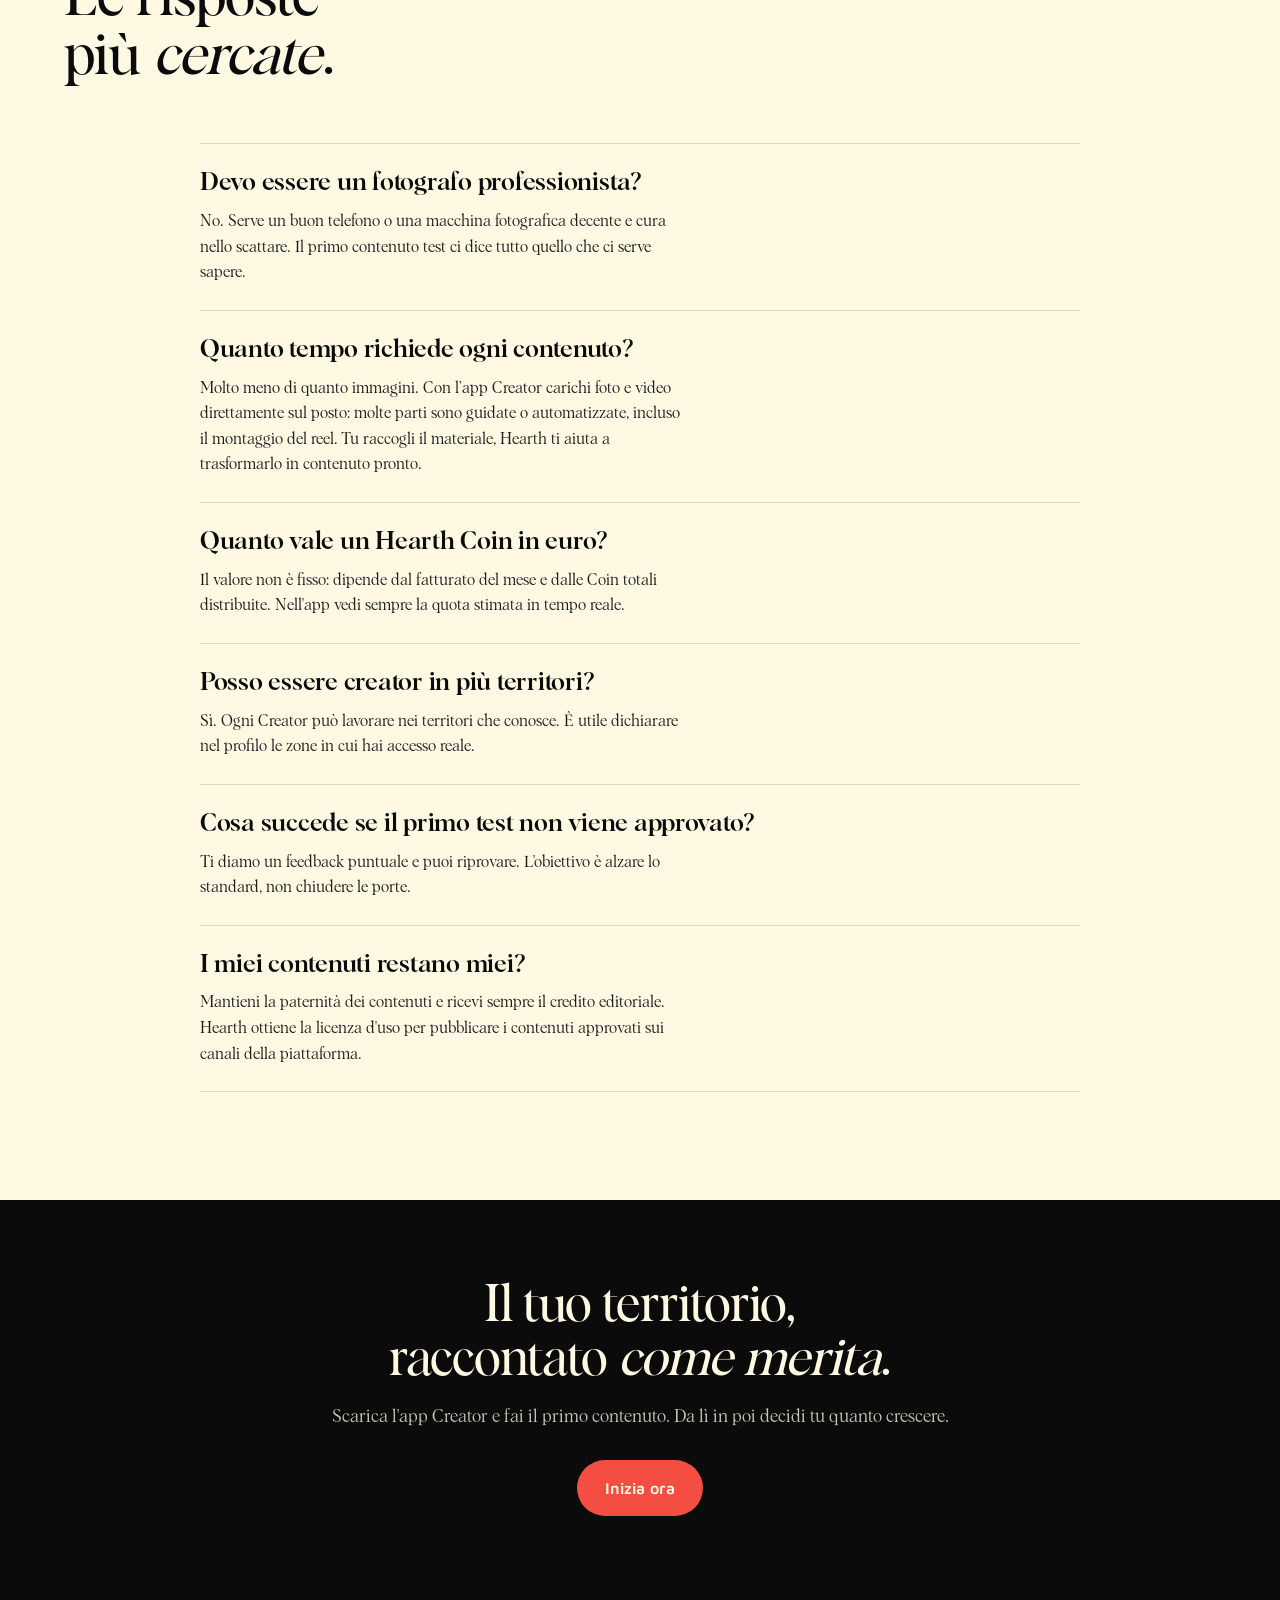
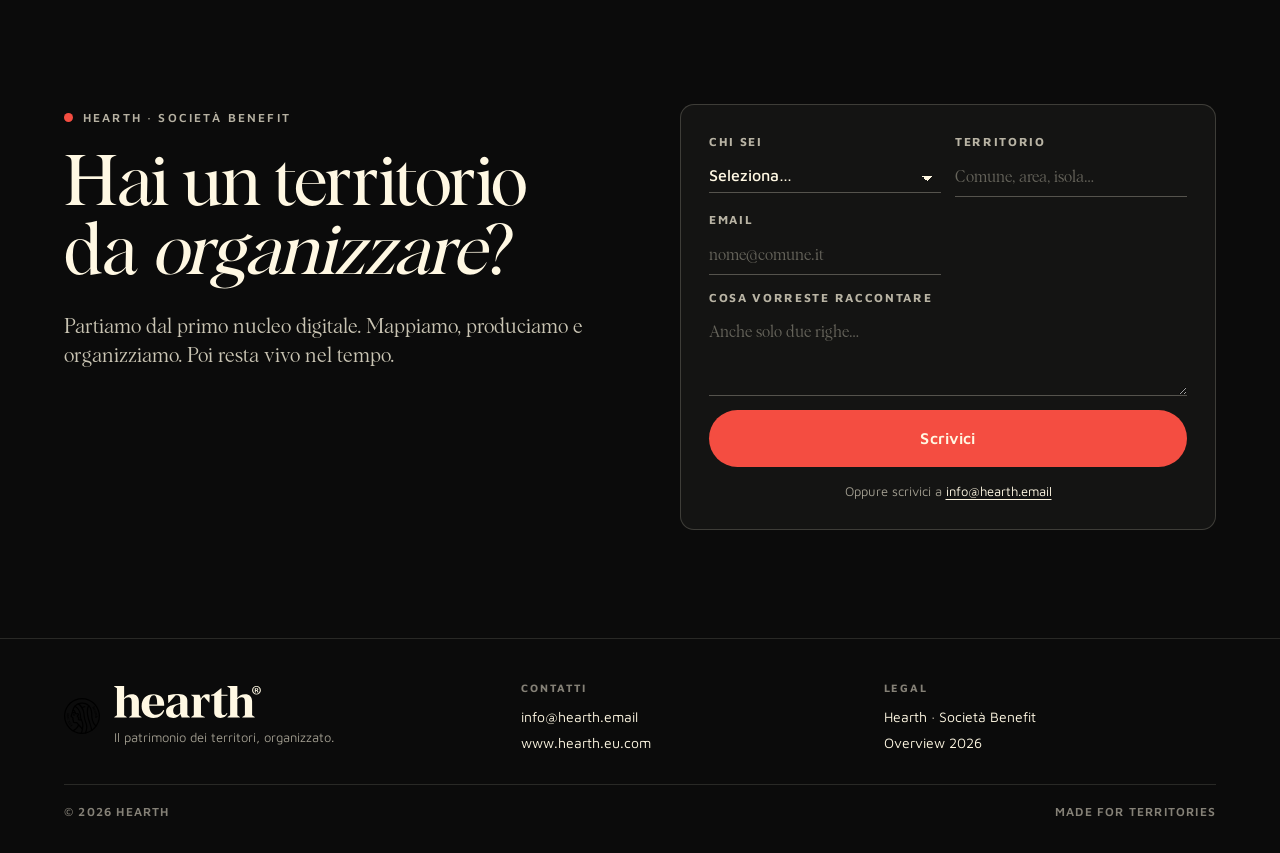
<file: creator.html>
<!doctype html>
<html lang="it">
<head>
<meta charset="utf-8" />
<title>Diventa Creator Hearth — Racconta il tuo territorio</title>
<meta name="viewport" content="width=device-width, initial-scale=1" />
<meta name="description" content="Hearth si costruisce con creator locali. Scarica l'app, crea il tuo primo contenuto test e diventi parte della rete. Compenso, Hearth Coin, crediti editoriali e badge verificato." />
<meta name="theme-color" content="#0B0B0B" />
<meta property="og:type" content="article" />
<meta property="og:title" content="Diventa Creator Hearth" />
<meta property="og:description" content="Hearth si costruisce con creator locali. Compenso, Hearth Coin, crediti editoriali, badge verificato." />
<meta property="og:image" content="../assets/forno-ivana.jpg" />
<link rel="icon" type="image/svg+xml" href="../assets/hearth-icon-circle.svg" />
<link rel="preconnect" href="https://fonts.googleapis.com" />
<link rel="preconnect" href="https://fonts.gstatic.com" crossorigin />
<link href="https://fonts.googleapis.com/css2?family=Maven+Pro:wght@400;500;600;700;800&display=swap" rel="stylesheet" />
<link rel="stylesheet" href="landing.css" />
<link rel="stylesheet" href="pages.css" />
<link rel="stylesheet" href="creator.css" />
</head>
<body data-lang="it">

<a class="skip-link" href="#main">Salta al contenuto</a>

<header class="nav" id="nav">
  <a class="nav-brand" href="index.html"><img src="../assets/hearth-icon-circle.svg" alt="" /><span class="nav-word-img" role="img" aria-label="Hearth"></span></a>
  <nav class="nav-links" id="navLinks" aria-label="Navigazione principale">
    <a href="index.html#problema">Il problema</a>
    <a href="index.html#pilastri">Pilastri</a>
    <a href="index.html#scheda">Scheda</a>
    <a href="metodo.html">Metodo</a>
    <a href="index.html#territori">Territori</a>
    <a href="creator.html" aria-current="page" style="color: var(--hearth-red);">Creator</a>
    <a href="index.html#contatti">Contatti</a>
  </nav>
  <div class="nav-actions">
    <button class="lang-toggle" id="langToggle" aria-label="Cambia lingua">
      <span class="lt-it">IT</span><span class="lt-sep">·</span><span class="lt-en">EN</span>
    </button>

    <a class="btn-primary" href="#download">Scarica l'app</a>
    <button class="nav-burger" id="navBurger" aria-label="Apri menu" aria-expanded="false" aria-controls="navLinks">
      <span></span><span></span><span></span>
    </button>
  </div>
</header>

<!-- HERO -->
<section class="creator-hero">
  <div class="ch-img" style="background-image:url('../assets/forno-ivana.jpg')"></div>
  <div class="ch-tint"></div>
  <div class="ch-inner">
    <span class="ch-tag">Programma Creator · 2026</span>
    <h1 class="ch-title">Sei il modo in cui<br/>il tuo territorio <span class="it">si racconta</span>.</h1>
    <p class="ch-lead">Hearth costruisce la base digitale dei territori italiani con la collaborazione di chi quei territori li vive. Fotografi, videomaker, testimoni locali. Se vuoi raccontare luoghi, persone, prodotti ed eventi del tuo posto, c'è un percorso preciso per entrare.</p>
    <div class="ch-cta">
      <a class="btn-primary lg" href="#download">Scarica l'app Creator</a>
      <a class="btn-ghost lg ch-ghost" href="#come-funziona">Come funziona →</a>
    </div>
  </div>
</section>

<main id="main">

<!-- COME FUNZIONA -->
<section class="creator-section how" id="come-funziona">
  <div class="band">
    <span class="eyebrow"><span class="red">●</span>&nbsp;&nbsp;Come funziona</span>
    <h2 class="h-display sm">Quattro passi.<br/><span class="it">Niente burocrazia.</span></h2>
    <p class="lead" style="margin-top: 24px; max-width: 64ch;">
      Non serve un curriculum, non serve un'agenzia. Serve un telefono o una macchina fotografica che funzionano bene, e voglia di raccontare il proprio territorio.
    </p>
  </div>

  <ol class="how-grid">
    <li class="how-step">
      <span class="hs-num">01</span>
      <h3 class="hs-title">Scarica l'app</h3>
      <p>L'app Creator Hearth è gratuita su iOS e Android. La trovi sugli store.</p>
    </li>
    <li class="how-step">
      <span class="hs-num">02</span>
      <h3 class="hs-title">Crea il primo contenuto test</h3>
      <p>Un contenuto guidato che serve doppiamente: ti insegna lo standard editoriale Hearth e ci permette di valutare le tue abilità sul campo.</p>
    </li>
    <li class="how-step">
      <span class="hs-num">03</span>
      <h3 class="hs-title">Ricevi il badge verificato</h3>
      <p>Se il test è approvato, diventi Creator Hearth verificato. Ottieni il badge, l'accesso ai progetti e ai vantaggi.</p>
    </li>
    <li class="how-step">
      <span class="hs-num">04</span>
      <h3 class="hs-title">Inizia a raccontare</h3>
      <p>Ti arrivano richieste di contenuti per il tuo territorio. Decidi tu cosa accettare. Vieni compensato per ogni progetto speciale.</p>
    </li>
  </ol>
</section>

<!-- COSA TI CHIEDIAMO -->
<section class="creator-section requirements">
  <div class="req-grid">
    <div>
      <span class="eyebrow"><span class="red">●</span>&nbsp;&nbsp;Cosa ti chiediamo</span>
      <h2 class="h-display sm">Strumenti, occhio<br/>e <span class="it">conoscenza del posto</span>.</h2>
      <p class="lead" style="margin-top: 24px;">
        Hearth pubblica contenuti che restano nel tempo: hanno bisogno di qualità tecnica e di profondità di sguardo. Non chiediamo certificazioni — chiediamo che il primo contenuto test mostri entrambe.
      </p>
    </div>
    <ul class="req-list">
      <li><span class="rl-num">01</span><div><strong>Un buon telefono o una macchina fotografica decente.</strong> Niente di professionale, basta che produca immagini nette, ben esposte e che si possa girare un reel pulito.</div></li>
      <li><span class="rl-num">02</span><div><strong>Conoscenza del territorio.</strong> Vivi lì o lo conosci bene: sai chi sono le persone giuste, dove guardare, quando passare.</div></li>
      <li><span class="rl-num">03</span><div><strong>Voglia di raccontare bene.</strong> Foto messe in fila, didascalie che funzionano, attenzione ai dettagli — non è giornalismo, ma non è nemmeno il rullino del weekend.</div></li>
    </ul>
  </div>
</section>

<!-- COSA OTTIENI — i 4 vantaggi -->
<section class="creator-section perks">
  <div class="band">
    <span class="eyebrow"><span class="red">●</span>&nbsp;&nbsp;Cosa ottieni</span>
    <h2 class="h-display sm">Quattro modi per cui vale<br/>la pena <span class="it">stare in Hearth</span>.</h2>
  </div>

  <div class="perks-grid">
    <article class="perk">
      <span class="perk-num">01</span>
      <span class="perk-tag">Pagamento diretto</span>
      <h3 class="perk-title">Compenso sui progetti speciali</h3>
      <p>Per ogni progetto speciale assegnato ricevi un compenso diretto, gestito interamente dall'app. Tariffa concordata in anticipo, pagamento alla consegna approvata.</p>
    </article>

    <article class="perk red">
      <span class="perk-num">02</span>
      <span class="perk-tag">Quota mensile</span>
      <h3 class="perk-title">Hearth Coin · partecipi al fatturato</h3>
      <p>Ogni contenuto pubblicato ti fa accumulare Hearth Coin. Le Coin danno diritto a una quota del fatturato mensile distribuito tra i Creator. Più contenuti, più Coin, più quota.</p>
    </article>

    <article class="perk">
      <span class="perk-num">03</span>
      <span class="perk-tag">Visibilità autoriale</span>
      <h3 class="perk-title">Crediti editoriali su ogni contenuto</h3>
      <p>Ogni scheda pubblicata su Hearth riporta il tuo nome come autore. Puoi inserire contatti e riferimenti pubblici per farti trovare da operatori, Comuni e media locali.</p>
    </article>

    <article class="perk ink">
      <span class="perk-num">04</span>
      <span class="perk-tag">Status &amp; community</span>
      <h3 class="perk-title">Badge Creator Hearth verificato</h3>
      <p>Diventi parte della rete: eventi esclusivi, experience gratuite, accesso anticipato ai nuovi progetti. Un programma dedicato che cresce nel tempo con vantaggi reali.</p>
    </article>
  </div>
</section>

<!-- HEARTH COIN — explainer -->
<section class="creator-section coin-explainer">
  <div class="coin-grid">
    <div class="coin-text">
      <span class="eyebrow"><span class="red">●</span>&nbsp;&nbsp;Hearth Coin, in chiaro</span>
      <h2 class="h-display sm">Più contribuisci,<br/>più <span class="it">guadagni nel tempo</span>.</h2>
      <p>Hearth Coin non è una valuta speculativa. È un meccanismo di partecipazione al valore che i Creator generano insieme.</p>
      <p>Una parte del fatturato mensile di Hearth viene distribuita tra i Creator in proporzione alle Coin accumulate nel periodo. La quota di ogni Creator è trasparente, visibile dall'app, e si aggiorna in tempo reale.</p>
      <p>Le Coin si accumulano in modo semplice: <strong>contenuti pubblicati × qualità × engagement effettivo</strong>. Niente premi nascosti, niente algoritmi opachi.</p>
    </div>
    <aside class="coin-card">
      <div class="cc-header">
        <span class="cc-lab">Mese in corso</span>
        <span class="cc-coin">◐ 128</span>
      </div>
      <div class="cc-body">
        <span class="cc-row"><span>Contenuti pubblicati</span><span class="cc-v">7</span></span>
        <span class="cc-row"><span>Coin guadagnate</span><span class="cc-v">128</span></span>
        <span class="cc-row"><span>Quota stimata</span><span class="cc-v">€ 142</span></span>
      </div>
      <div class="cc-foot">Snapshot dimostrativo dall'app Creator</div>
    </aside>
  </div>
</section>

<!-- DOWNLOAD -->
<section class="creator-download" id="download">
  <div class="dl-inner">
    <span class="eyebrow" style="color: var(--paper);"><span style="background: var(--hearth-red); width: 8px; height: 8px; display: inline-block; border-radius: 50%; margin-right: 8px;"></span>Inizia subito</span>
    <h2 class="dl-title">Scarica l'app.<br/>Fai il <span class="it">primo contenuto test</span>.</h2>
    <p class="dl-lead">Da lì in poi è il tuo territorio a parlare per te.</p>
    <div class="dl-stores">
      <a class="dl-store" href="#" aria-label="Scarica su App Store">
        <svg viewBox="0 0 24 24" aria-hidden="true" width="28" height="28"><path fill="currentColor" d="M17.05 20.28c-.98.95-2.05.8-3.08.35c-1.09-.46-2.09-.48-3.24 0c-1.44.62-2.2.44-3.06-.35C2.79 15.25 3.51 7.59 9.05 7.31c1.35.07 2.29.74 3.08.8c1.18-.24 2.31-.93 3.57-.84c1.51.12 2.65.72 3.4 1.8c-3.12 1.87-2.38 5.98.48 7.13c-.57 1.5-1.31 2.99-2.54 4.08zM12.03 7.25c-.15-2.23 1.66-4.07 3.74-4.25c.29 2.58-2.34 4.5-3.74 4.25z"></path></svg>
        <span><small>Scarica su</small><strong>App Store</strong></span>
      </a>
      <a class="dl-store" href="#" aria-label="Scarica su Google Play">
        <svg viewBox="0 0 24 24" aria-hidden="true" width="28" height="28"><path fill="currentColor" d="M3.609 1.814L13.792 12L3.61 22.186a.997.997 0 0 1-.61-.92V2.734c0-.36.221-.69.609-.92zm10.89 10.893l2.302 2.302l-10.937 6.32l8.635-8.622zm3.199-3.198l2.807 1.623c.842.488.842 1.717 0 2.205l-2.808 1.622l-2.491-2.491l2.492-2.959zM5.864 2.658L16.802 8.98l-2.303 2.303-8.635-8.625z"></path></svg>
        <span><small>Scarica su</small><strong>Google Play</strong></span>
      </a>
    </div>
    <p class="dl-note">Gratuita · iOS 16+ / Android 9+ · IT &amp; EN · Italia (in espansione)</p>
  </div>
</section>

<!-- FAQ -->
<section class="creator-section faq">
  <div class="band">
    <span class="eyebrow"><span class="red">●</span>&nbsp;&nbsp;Domande ricorrenti</span>
    <h2 class="h-display sm">Le risposte<br/>più <span class="it">cercate</span>.</h2>
  </div>
  <dl class="faq-list">
    <div class="faq-item">
      <dt>Devo essere un fotografo professionista?</dt>
      <dd>No. Serve un buon telefono o una macchina fotografica decente e cura nello scattare. Il primo contenuto test ci dice tutto quello che ci serve sapere.</dd>
    </div>
    <div class="faq-item">
      <dt>Quanto tempo richiede ogni contenuto?</dt>
      <dd>Molto meno di quanto immagini. Con l’app Creator carichi foto e video direttamente sul posto: molte parti sono guidate o automatizzate, incluso il montaggio del reel. Tu raccogli il materiale, Hearth ti aiuta a trasformarlo in contenuto pronto.</dd>
    </div>
    <div class="faq-item">
      <dt>Quanto vale un Hearth Coin in euro?</dt>
      <dd>Il valore non è fisso: dipende dal fatturato del mese e dalle Coin totali distribuite. Nell'app vedi sempre la quota stimata in tempo reale.</dd>
    </div>
    <div class="faq-item">
      <dt>Posso essere creator in più territori?</dt>
      <dd>Sì. Ogni Creator può lavorare nei territori che conosce. È utile dichiarare nel profilo le zone in cui hai accesso reale.</dd>
    </div>
    <div class="faq-item">
      <dt>Cosa succede se il primo test non viene approvato?</dt>
      <dd>Ti diamo un feedback puntuale e puoi riprovare. L'obiettivo è alzare lo standard, non chiudere le porte.</dd>
    </div>
    <div class="faq-item">
      <dt>I miei contenuti restano miei?</dt>
      <dd>Mantieni la paternità dei contenuti e ricevi sempre il credito editoriale. Hearth ottiene la licenza d'uso per pubblicare i contenuti approvati sui canali della piattaforma.</dd>
    </div>
  </dl>
</section>

</main>

<!-- CTA FINALE -->
<section class="page-cta">
  <h3>Il tuo territorio,<br/>raccontato <span class="it">come merita</span>.</h3>
  <p>Scarica l'app Creator e fai il primo contenuto. Da lì in poi decidi tu quanto crescere.</p>
  <a class="btn-primary lg" href="#download">Inizia ora</a>
</section>

<!-- ============= CTA / CONTATTI ============= -->
<section class="section contatti" id="contatti">
  <div class="contatti-grid">
    <div class="contatti-left">
      <div class="hero-mark">
        <span class="dot red"></span>
        <span>Hearth · Società Benefit</span>
      </div>
      <h2 class="closing-title">
        <span>Hai un territorio da</span> <span class="it">organizzare</span><span>?</span>
      </h2>
      <p class="lead">
        Partiamo dal primo nucleo digitale. Mappiamo, produciamo e organizziamo. Poi resta vivo nel tempo.
      </p>
    </div>
    <form class="contatti-form" data-formspree-endpoint="https://formspree.io/f/mqenopjw">
      <label>
        <span>Chi sei</span>
        <select name="role" required>
          <option value="">Seleziona…</option>
          <option value="comune">Comune / ente pubblico</option>
          <option value="operatore">Operatore / partner locale</option>
          <option value="proloco">Pro Loco / associazione</option>
          <option value="altro">Altro</option>
        </select>
      </label>
      <label>
        <span>Territorio</span>
        <input type="text" name="territory" required placeholder="Comune, area, isola…" />
      </label>
      <label>
        <span>Email</span>
        <input type="email" name="email" required placeholder="nome@comune.it" />
      </label>
      <label class="full">
        <span>Cosa vorreste raccontare</span>
        <textarea name="message" rows="3" placeholder="Anche solo due righe…"></textarea>
      </label>
      <button type="submit" class="btn-primary lg full">Scrivici</button>
      <p class="form-note">
        <span>Oppure scrivici a</span> <a href="mailto:info@hearth.email">info@hearth.email</a>
      </p>
    </form>
  </div>
</section>

<!-- ============= FOOTER ============= -->
<footer class="footer">
  <div class="foot-grid">
    <div class="foot-brand">
      <img src="../assets/hearth-icon-circle.svg" alt="" />
      <div>
        <div class="foot-word-img" role="img" aria-label="Hearth"></div>
        <div class="foot-sub">Il patrimonio dei territori, organizzato.</div>
      </div>
    </div>
    <div class="foot-cols">
      <div>
        <div class="foot-h">Contatti</div>
        <a href="mailto:info@hearth.email">info@hearth.email</a>
        <a href="https://www.hearth.eu.com" target="_blank" rel="noopener">www.hearth.eu.com</a>
      </div>
      <div>
        <div class="foot-h">Legal</div>
        <span>Hearth · Società Benefit</span>
        <span>Overview 2026</span>
      </div>
    </div>
  </div>
  <div class="foot-bottom">
    <span>© 2026 Hearth</span>
    <span>Made for territories</span>
  </div>
</footer>

<script>
  const nav = document.getElementById('nav');
  window.addEventListener('scroll', () => nav.classList.toggle('scrolled', window.scrollY > 12), { passive: true });
  const burger = document.getElementById('navBurger');
  const navLinks = document.getElementById('navLinks');
  if (burger && navLinks) {
    burger.addEventListener('click', () => {
      const open = document.body.classList.toggle('menu-open');
      burger.setAttribute('aria-expanded', open ? 'true' : 'false');
    });
    navLinks.querySelectorAll('a').forEach(a => a.addEventListener('click', () => {
      document.body.classList.remove('menu-open');
      burger.setAttribute('aria-expanded', 'false');
    }));
  }
</script>
<script src="i18n-pages.js"></script>
</body>
</html>
</file>
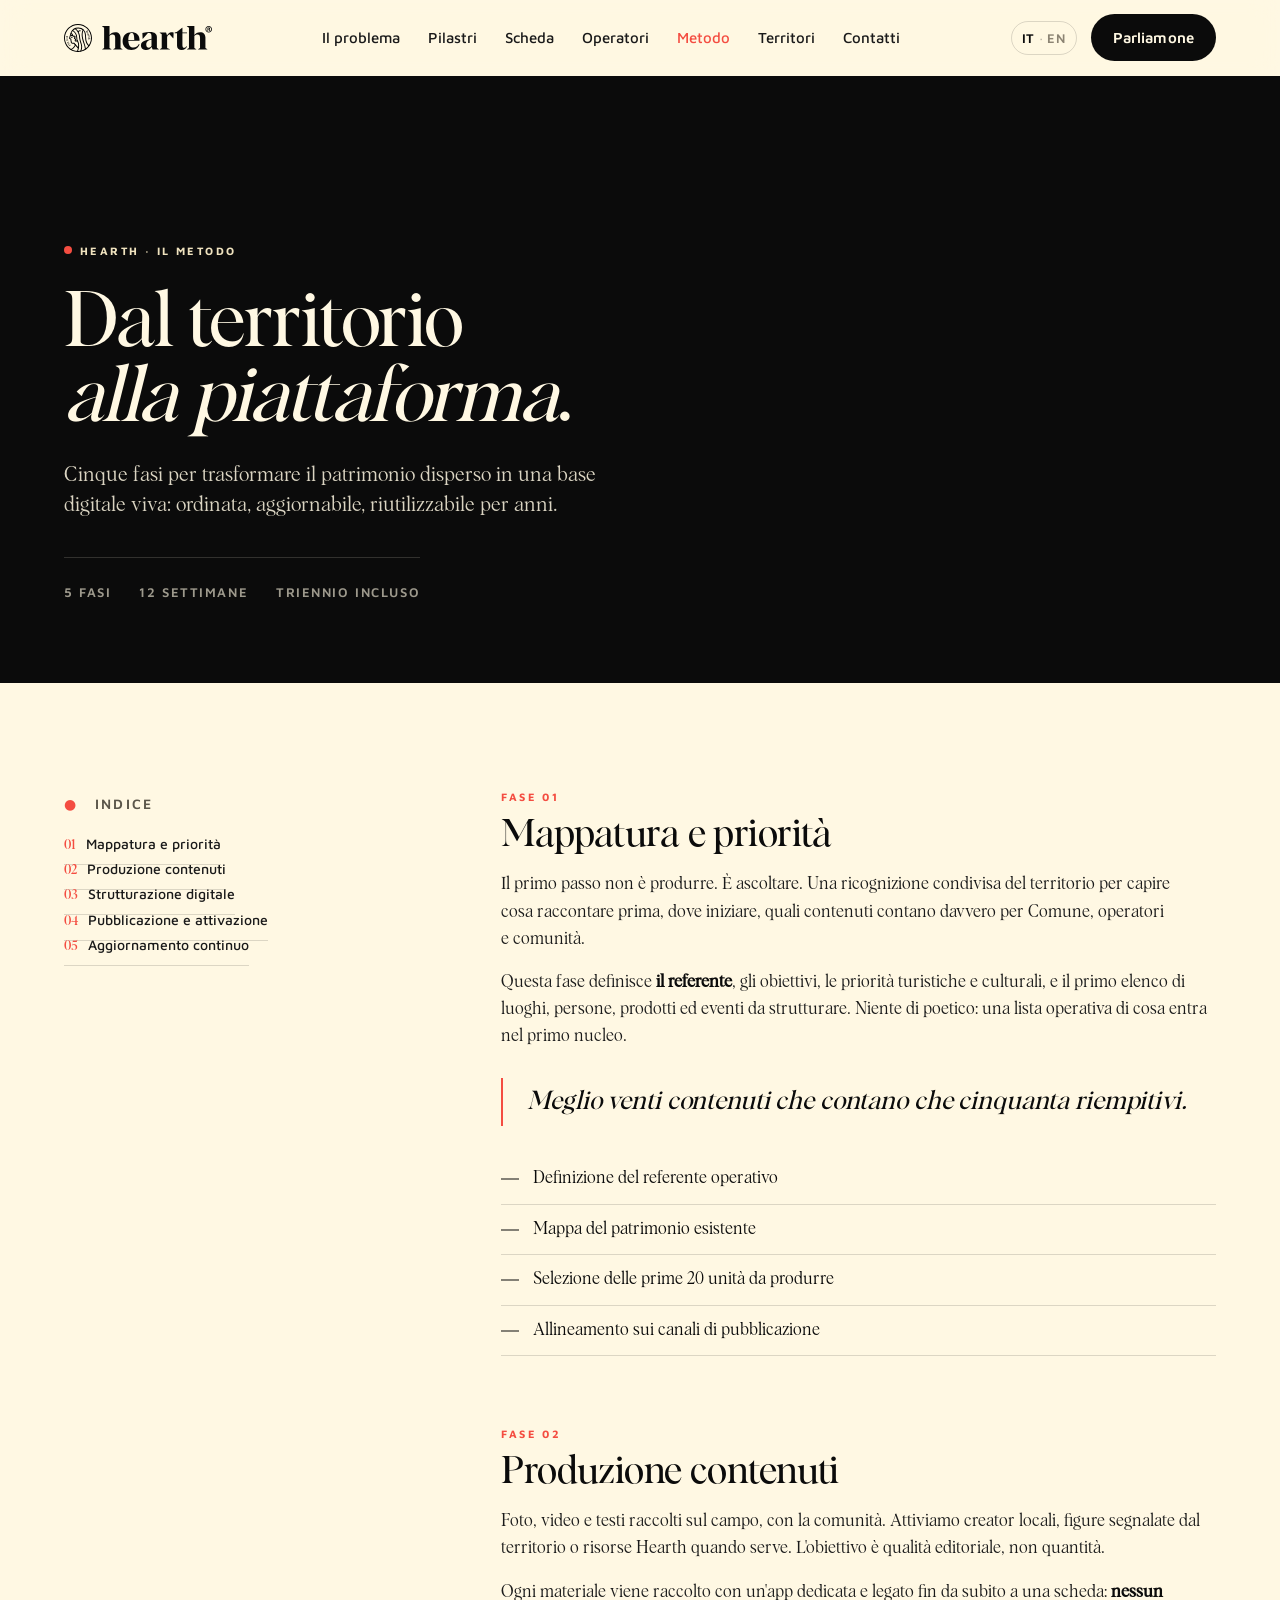
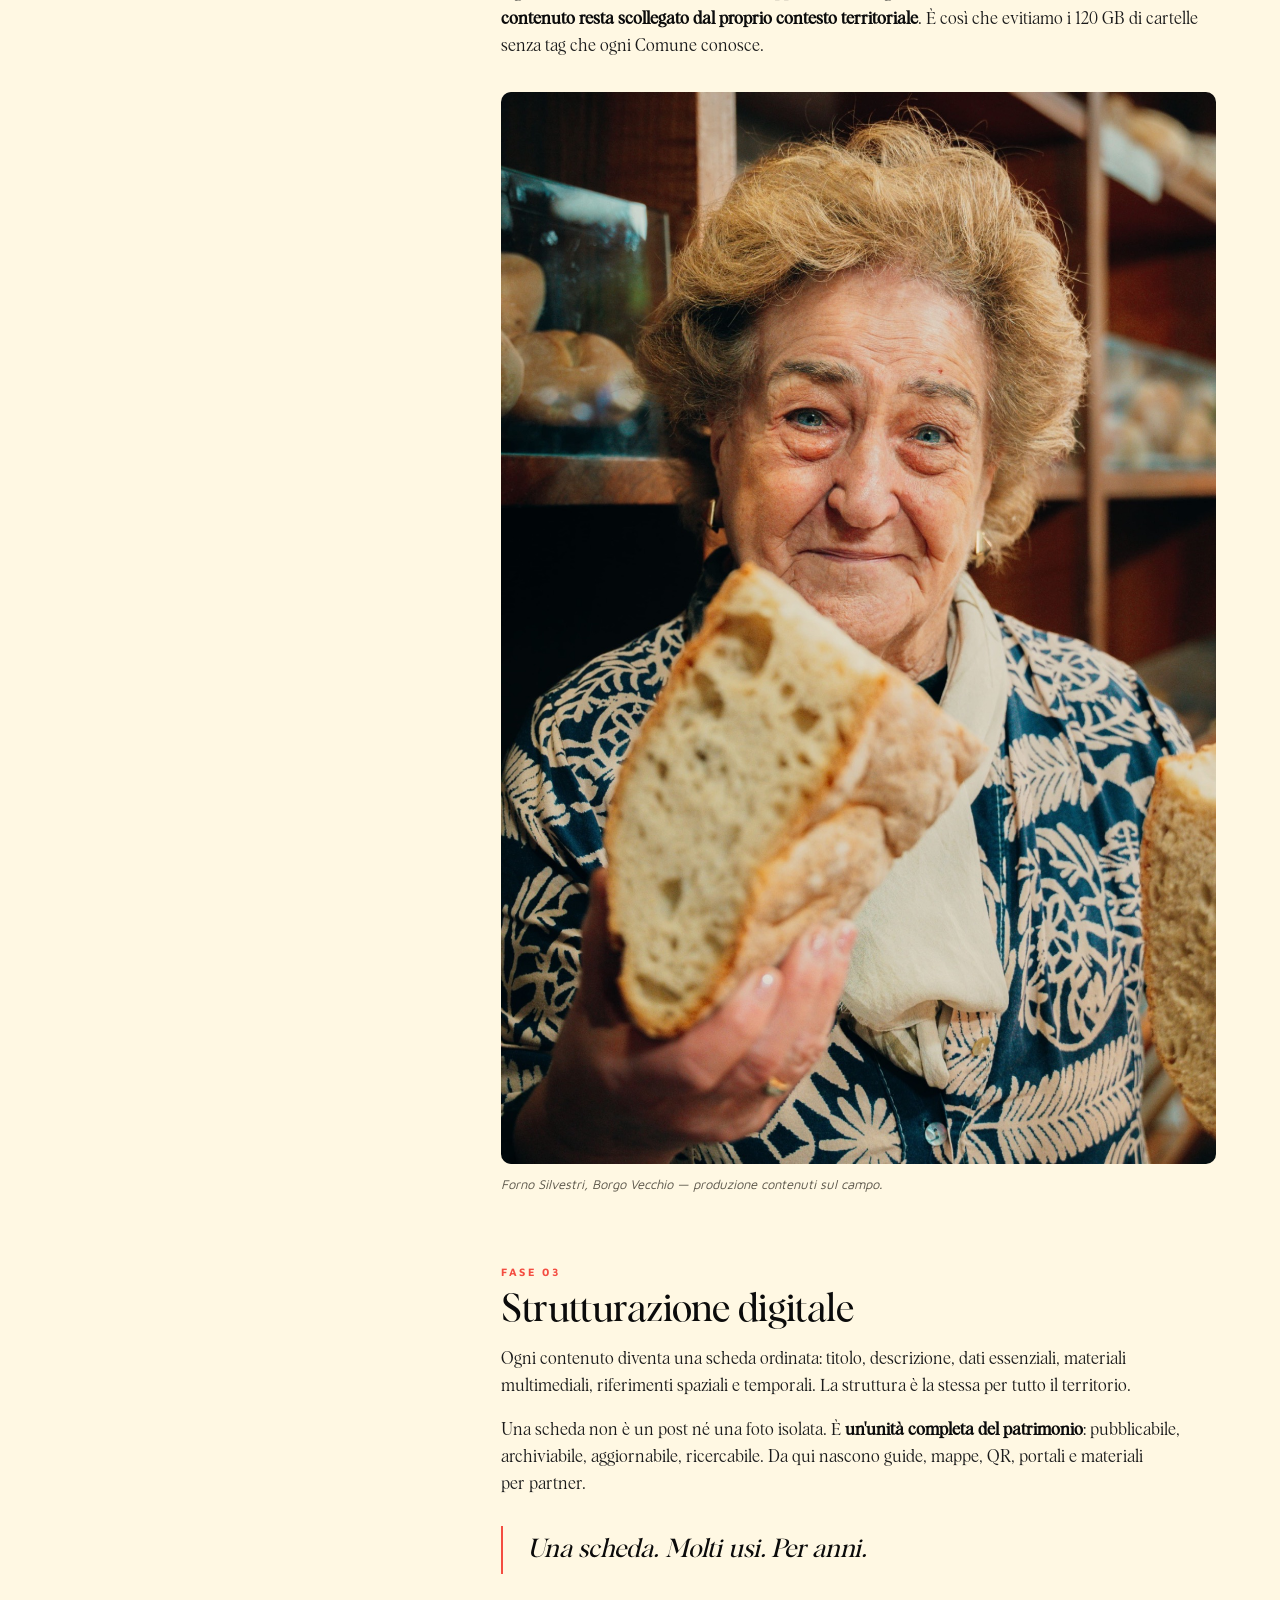
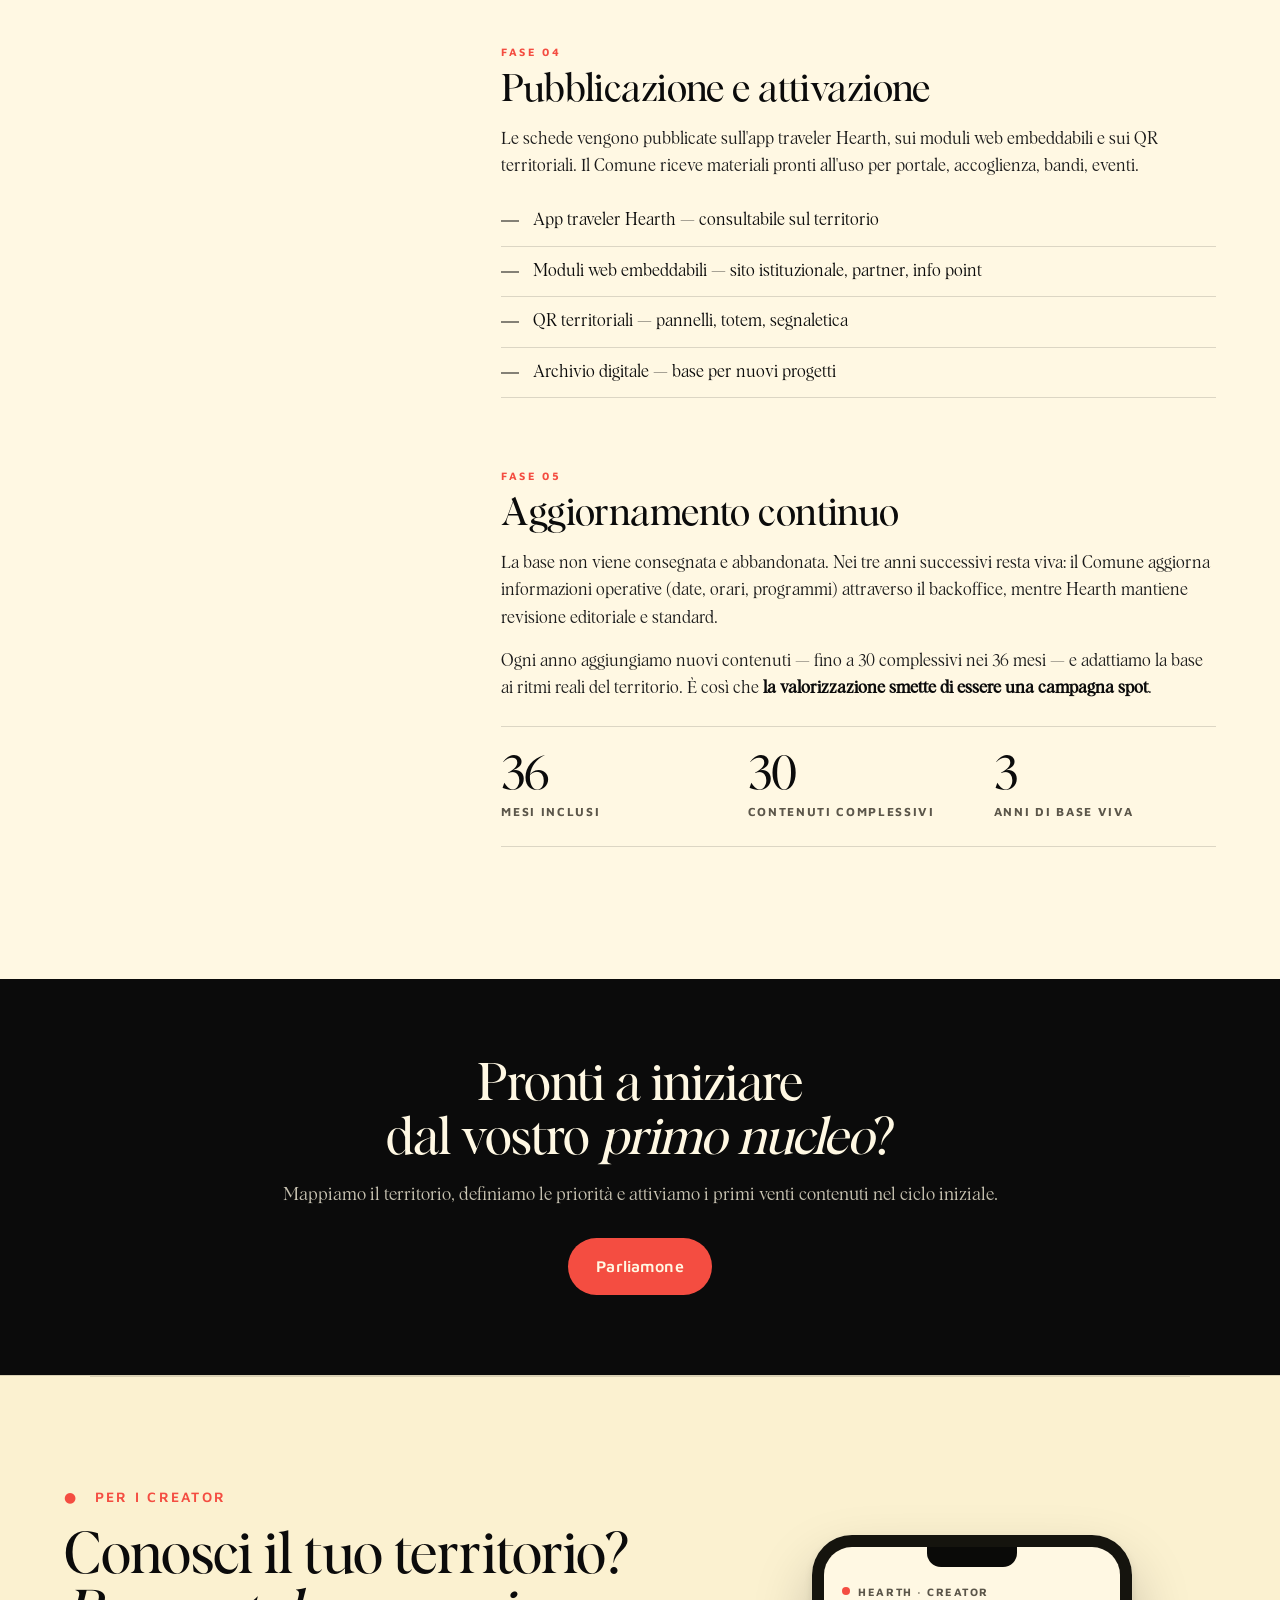
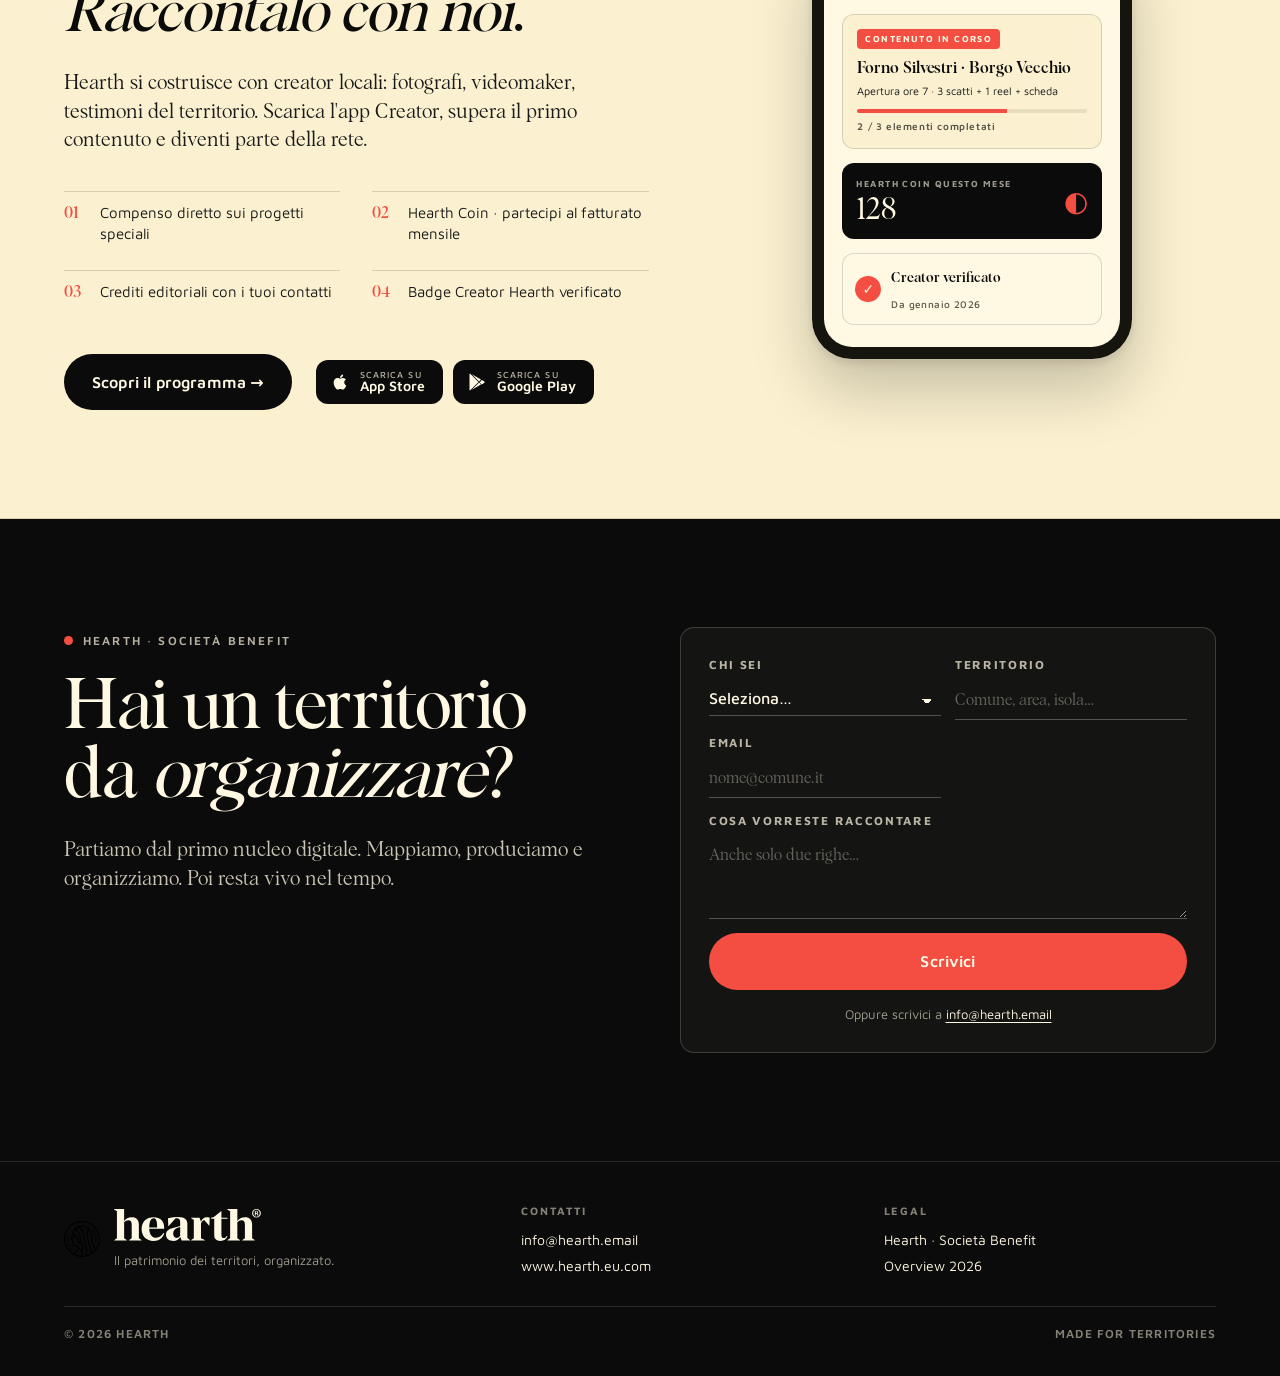
<file: metodo.html>
<!doctype html>
<html lang="it">
<head>
<meta charset="utf-8" />
<title>Il metodo Hearth — Dal territorio alla piattaforma</title>
<meta name="viewport" content="width=device-width, initial-scale=1" />
<meta name="description" content="Come Hearth costruisce la base digitale viva di un territorio: cinque fasi, dal primo allineamento all'aggiornamento continuo." />
<meta name="theme-color" content="#0B0B0B" />
<link rel="icon" type="image/svg+xml" href="../assets/hearth-icon-circle.svg" />
<link rel="preconnect" href="https://fonts.googleapis.com" />
<link rel="preconnect" href="https://fonts.gstatic.com" crossorigin />
<link href="https://fonts.googleapis.com/css2?family=Maven+Pro:wght@400;500;600;700;800&display=swap" rel="stylesheet" />
<link rel="stylesheet" href="landing.css" />
<link rel="stylesheet" href="pages.css" />
</head>
<body data-lang="it">

<a class="skip-link" href="#main">Salta al contenuto</a>

<header class="nav" id="nav">
  <a class="nav-brand" href="index.html"><img src="../assets/hearth-icon-circle.svg" alt="" /><span class="nav-word-img" role="img" aria-label="Hearth"></span></a>
  <nav class="nav-links" id="navLinks" aria-label="Navigazione principale">
    <a href="index.html#problema">Il problema</a>
    <a href="index.html#pilastri">Pilastri</a>
    <a href="index.html#scheda">Scheda</a>
    <a href="index.html#operatori">Operatori</a>
    <a href="metodo.html" aria-current="page" style="color: var(--hearth-red);">Metodo</a>
    <a href="index.html#territori">Territori</a>
    <a href="index.html#contatti">Contatti</a>
  </nav>
  <div class="nav-actions">
    <button class="lang-toggle" id="langToggle" aria-label="Cambia lingua">
      <span class="lt-it">IT</span><span class="lt-sep">·</span><span class="lt-en">EN</span>
    </button>

    <a class="btn-primary" href="index.html#contatti">Parliamone</a>
    <button class="nav-burger" id="navBurger" aria-label="Apri menu" aria-expanded="false" aria-controls="navLinks">
      <span></span><span></span><span></span>
    </button>
  </div>
</header>

<section class="page-hero">
  <div class="page-mark"><span class="dot"></span><span>Hearth · Il metodo</span></div>
  <h1 class="page-title">Dal territorio<br/><span class="it">alla piattaforma</span>.</h1>
  <p class="page-lead">Cinque fasi per trasformare il patrimonio disperso in una base digitale viva: ordinata, aggiornabile, riutilizzabile per anni.</p>
  <div class="page-meta">
    <span>5 fasi</span>
    <span>12 settimane</span>
    <span>Triennio incluso</span>
  </div>
</section>

<main class="page-body" id="main">
  <div class="page-grid">
    <aside class="page-aside">
      <span class="eyebrow"><span class="red">●</span>&nbsp;&nbsp;Indice</span>
      <ul class="toc">
        <li><a href="#f1"><span class="num">01</span>Mappatura e priorità</a></li>
        <li><a href="#f2"><span class="num">02</span>Produzione contenuti</a></li>
        <li><a href="#f3"><span class="num">03</span>Strutturazione digitale</a></li>
        <li><a href="#f4"><span class="num">04</span>Pubblicazione e attivazione</a></li>
        <li><a href="#f5"><span class="num">05</span>Aggiornamento continuo</a></li>
      </ul>
    </aside>

    <article class="page-main">
      <section id="f1">
        <h2><span class="num">Fase 01</span>Mappatura e priorità</h2>
        <p>Il primo passo non è produrre. È ascoltare. Una ricognizione condivisa del territorio per capire cosa raccontare prima, dove iniziare, quali contenuti contano davvero per Comune, operatori e comunità.</p>
        <p>Questa fase definisce <strong>il referente</strong>, gli obiettivi, le priorità turistiche e culturali, e il primo elenco di luoghi, persone, prodotti ed eventi da strutturare. Niente di poetico: una lista operativa di cosa entra nel primo nucleo.</p>
        <blockquote>Meglio venti contenuti che contano che cinquanta riempitivi.</blockquote>
        <ul>
          <li>Definizione del referente operativo</li>
          <li>Mappa del patrimonio esistente</li>
          <li>Selezione delle prime 20 unità da produrre</li>
          <li>Allineamento sui canali di pubblicazione</li>
        </ul>
      </section>

      <section id="f2">
        <h2><span class="num">Fase 02</span>Produzione contenuti</h2>
        <p>Foto, video e testi raccolti sul campo, con la comunità. Attiviamo creator locali, figure segnalate dal territorio o risorse Hearth quando serve. L'obiettivo è qualità editoriale, non quantità.</p>
        <p>Ogni materiale viene raccolto con un'app dedicata e legato fin da subito a una scheda: <strong>nessun contenuto resta scollegato dal proprio contesto territoriale</strong>. È così che evitiamo i 120 GB di cartelle senza tag che ogni Comune conosce.</p>
        <figure>
          <img src="../assets/forno-ivana.jpg" alt="Forno a legna in un borgo, racconto sul campo" loading="lazy" />
          <figcaption>Forno Silvestri, Borgo Vecchio — produzione contenuti sul campo.</figcaption>
        </figure>
      </section>

      <section id="f3">
        <h2><span class="num">Fase 03</span>Strutturazione digitale</h2>
        <p>Ogni contenuto diventa una scheda ordinata: titolo, descrizione, dati essenziali, materiali multimediali, riferimenti spaziali e temporali. La struttura è la stessa per tutto il territorio.</p>
        <p>Una scheda non è un post né una foto isolata. È <strong>un'unità completa del patrimonio</strong>: pubblicabile, archiviabile, aggiornabile, ricercabile. Da qui nascono guide, mappe, QR, portali e materiali per partner.</p>
        <blockquote>Una scheda. Molti usi. Per anni.</blockquote>
      </section>

      <section id="f4">
        <h2><span class="num">Fase 04</span>Pubblicazione e attivazione</h2>
        <p>Le schede vengono pubblicate sull'app traveler Hearth, sui moduli web embeddabili e sui QR territoriali. Il Comune riceve materiali pronti all'uso per portale, accoglienza, bandi, eventi.</p>
        <ul>
          <li>App traveler Hearth — consultabile sul territorio</li>
          <li>Moduli web embeddabili — sito istituzionale, partner, info point</li>
          <li>QR territoriali — pannelli, totem, segnaletica</li>
          <li>Archivio digitale — base per nuovi progetti</li>
        </ul>
      </section>

      <section id="f5">
        <h2><span class="num">Fase 05</span>Aggiornamento continuo</h2>
        <p>La base non viene consegnata e abbandonata. Nei tre anni successivi resta viva: il Comune aggiorna informazioni operative (date, orari, programmi) attraverso il backoffice, mentre Hearth mantiene revisione editoriale e standard.</p>
        <p>Ogni anno aggiungiamo nuovi contenuti — fino a 30 complessivi nei 36 mesi — e adattiamo la base ai ritmi reali del territorio. È così che <strong>la valorizzazione smette di essere una campagna spot</strong>.</p>
        <div class="stat-row">
          <div class="stat"><span class="k">36</span><span class="v">mesi inclusi</span></div>
          <div class="stat"><span class="k">30</span><span class="v">contenuti complessivi</span></div>
          <div class="stat"><span class="k">3</span><span class="v">anni di base viva</span></div>
        </div>
      </section>
    </article>
  </div>
</main>

<section class="page-cta">
  <h3>Pronti a iniziare<br/>dal vostro <span class="it">primo nucleo</span>?</h3>
  <p>Mappiamo il territorio, definiamo le priorità e attiviamo i primi venti contenuti nel ciclo iniziale.</p>
  <a class="btn-primary lg" href="index.html#contatti">Parliamone</a>
</section>

<!-- ============= CREATOR — GANCIO ============= -->
<section class="creator-gancio" id="creator">
  <div class="cg-inner">
    <div class="cg-left">
      <span class="eyebrow" style="color: var(--hearth-red); margin-bottom: 20px;"><span class="red">●</span>&nbsp;&nbsp;<span>Per i creator</span></span>
      <h2 class="cg-title">
        <span>Conosci il tuo territorio?</span><br/>
        <span class="it">Raccontalo con noi</span><span>.</span>
      </h2>
      <p class="cg-lead">
        Hearth si costruisce con creator locali: fotografi, videomaker, testimoni del territorio. Scarica l'app Creator, supera il primo contenuto e diventi parte della rete.
      </p>
      <div class="cg-benefits">
        <div class="cg-b"><span class="cg-b-n">01</span><span>Compenso diretto sui progetti speciali</span></div>
        <div class="cg-b"><span class="cg-b-n">02</span><span>Hearth Coin · partecipi al fatturato mensile</span></div>
        <div class="cg-b"><span class="cg-b-n">03</span><span>Crediti editoriali con i tuoi contatti</span></div>
        <div class="cg-b"><span class="cg-b-n">04</span><span>Badge Creator Hearth verificato</span></div>
      </div>
      <div class="cg-cta">
        <a class="btn-primary lg" href="creator.html">Scopri il programma →</a>
        <div class="cg-stores">
          <a class="cg-store" href="#" aria-label="Scarica su App Store">
            <svg viewBox="0 0 24 24" aria-hidden="true" width="20" height="20"><path fill="currentColor" d="M17.05 20.28c-.98.95-2.05.8-3.08.35c-1.09-.46-2.09-.48-3.24 0c-1.44.62-2.2.44-3.06-.35C2.79 15.25 3.51 7.59 9.05 7.31c1.35.07 2.29.74 3.08.8c1.18-.24 2.31-.93 3.57-.84c1.51.12 2.65.72 3.4 1.8c-3.12 1.87-2.38 5.98.48 7.13c-.57 1.5-1.31 2.99-2.54 4.08zM12.03 7.25c-.15-2.23 1.66-4.07 3.74-4.25c.29 2.58-2.34 4.5-3.74 4.25z"></path></svg>
            <span><small>Scarica su</small><strong>App Store</strong></span>
          </a>
          <a class="cg-store" href="#" aria-label="Scarica su Google Play">
            <svg viewBox="0 0 24 24" aria-hidden="true" width="20" height="20"><path fill="currentColor" d="M3.609 1.814L13.792 12L3.61 22.186a.997.997 0 0 1-.61-.92V2.734c0-.36.221-.69.609-.92zm10.89 10.893l2.302 2.302l-10.937 6.32l8.635-8.622zm3.199-3.198l2.807 1.623c.842.488.842 1.717 0 2.205l-2.808 1.622l-2.491-2.491l2.492-2.959zM5.864 2.658L16.802 8.98l-2.303 2.303-8.635-8.625z"></path></svg>
            <span><small>Scarica su</small><strong>Google Play</strong></span>
          </a>
        </div>
      </div>
    </div>
    <div class="cg-right" aria-hidden="true">
      <div class="cg-phone">
        <div class="cg-phone-notch"></div>
        <div class="cg-phone-screen">
          <div class="cg-app-bar">
            <span class="cg-dot"></span>
            <span>Hearth · Creator</span>
          </div>
          <div class="cg-task">
            <span class="cg-tag">Contenuto in corso</span>
            <h4>Forno Silvestri · Borgo Vecchio</h4>
            <p>Apertura ore 7 · 3 scatti + 1 reel + scheda</p>
            <div class="cg-progress"><span style="width:65%"></span></div>
            <span class="cg-progress-lab"><span>2 / 3 elementi completati</span></span>
          </div>
          <div class="cg-coins">
            <div>
              <span class="cg-coins-lab">Hearth Coin questo mese</span>
              <span class="cg-coins-n">128</span>
            </div>
            <div class="cg-coins-icon" aria-hidden="true">◐</div>
          </div>
          <div class="cg-badge">
            <span class="cg-badge-mark">✓</span>
            <span><strong>Creator verificato</strong><br/><small>Da gennaio 2026</small></span>
          </div>
        </div>
      </div>
    </div>
  </div>
</section>

<!-- ============= CTA / CONTATTI ============= -->
<section class="section contatti" id="contatti">
  <div class="contatti-grid">
    <div class="contatti-left">
      <div class="hero-mark">
        <span class="dot red"></span>
        <span>Hearth · Società Benefit</span>
      </div>
      <h2 class="closing-title">
        <span>Hai un territorio da</span> <span class="it">organizzare</span><span>?</span>
      </h2>
      <p class="lead">
        Partiamo dal primo nucleo digitale. Mappiamo, produciamo e organizziamo. Poi resta vivo nel tempo.
      </p>
    </div>
    <form class="contatti-form" data-formspree-endpoint="https://formspree.io/f/mqenopjw">
      <label>
        <span>Chi sei</span>
        <select name="role" required>
          <option value="">Seleziona…</option>
          <option value="comune">Comune / ente pubblico</option>
          <option value="operatore">Operatore / partner locale</option>
          <option value="proloco">Pro Loco / associazione</option>
          <option value="altro">Altro</option>
        </select>
      </label>
      <label>
        <span>Territorio</span>
        <input type="text" name="territory" required placeholder="Comune, area, isola…" />
      </label>
      <label>
        <span>Email</span>
        <input type="email" name="email" required placeholder="nome@comune.it" />
      </label>
      <label class="full">
        <span>Cosa vorreste raccontare</span>
        <textarea name="message" rows="3" placeholder="Anche solo due righe…"></textarea>
      </label>
      <button type="submit" class="btn-primary lg full">Scrivici</button>
      <p class="form-note">
        <span>Oppure scrivici a</span> <a href="mailto:info@hearth.email">info@hearth.email</a>
      </p>
    </form>
  </div>
</section>

<!-- ============= FOOTER ============= -->
<footer class="footer">
  <div class="foot-grid">
    <div class="foot-brand">
      <img src="../assets/hearth-icon-circle.svg" alt="" />
      <div>
        <div class="foot-word-img" role="img" aria-label="Hearth"></div>
        <div class="foot-sub">Il patrimonio dei territori, organizzato.</div>
      </div>
    </div>
    <div class="foot-cols">
      <div>
        <div class="foot-h">Contatti</div>
        <a href="mailto:info@hearth.email">info@hearth.email</a>
        <a href="https://www.hearth.eu.com" target="_blank" rel="noopener">www.hearth.eu.com</a>
      </div>
      <div>
        <div class="foot-h">Legal</div>
        <span>Hearth · Società Benefit</span>
        <span>Overview 2026</span>
      </div>
    </div>
  </div>
  <div class="foot-bottom">
    <span>© 2026 Hearth</span>
    <span>Made for territories</span>
  </div>
</footer>

<script>
  // Minimal nav: scroll state + mobile burger
  const nav = document.getElementById('nav');
  window.addEventListener('scroll', () => nav.classList.toggle('scrolled', window.scrollY > 12), { passive: true });
  const burger = document.getElementById('navBurger');
  const navLinks = document.getElementById('navLinks');
  if (burger && navLinks) {
    burger.addEventListener('click', () => {
      const open = document.body.classList.toggle('menu-open');
      burger.setAttribute('aria-expanded', open ? 'true' : 'false');
    });
    navLinks.querySelectorAll('a').forEach(a => a.addEventListener('click', () => {
      document.body.classList.remove('menu-open');
      burger.setAttribute('aria-expanded', 'false');
    }));
  }
</script>
<script src="i18n-pages.js"></script>
</body>
</html>
</file>
<file: landing.css>
/* ============================================================
   HEARTH — Landing
   Editorial base + dynamic moments. Cream/Albra/Hearth-red palette
   inherited from the deck. Responsive parity (mobile + desktop).
   ============================================================ */

/* ---------- Fonts (Albra, copied from /fonts) ---------- */
@font-face { font-family: "Albra Display"; src: url("../fonts/Albra-Display-Light.otf") format("opentype"); font-weight: 300; font-style: normal; font-display: swap; }
@font-face { font-family: "Albra Display"; src: url("../fonts/Albra-Display-Regular.otf") format("opentype"); font-weight: 400; font-style: normal; font-display: swap; }
@font-face { font-family: "Albra Display"; src: url("../fonts/Albra-Display-Medium.otf") format("opentype"); font-weight: 500; font-style: normal; font-display: swap; }
@font-face { font-family: "Albra Display"; src: url("../fonts/Albra-Display-Semi.otf") format("opentype"); font-weight: 600; font-style: normal; font-display: swap; }
@font-face { font-family: "Albra Display"; src: url("../fonts/Albra-Display-Bold.otf") format("opentype"); font-weight: 700; font-style: normal; font-display: swap; }
@font-face { font-family: "Albra"; src: url("../fonts/Albra-Regular.otf") format("opentype"); font-weight: 400; font-style: normal; font-display: swap; }
@font-face { font-family: "Albra"; src: url("../fonts/Albra-Light.otf") format("opentype"); font-weight: 300; font-style: normal; font-display: swap; }
@font-face { font-family: "Albra"; src: url("../fonts/Albra-Light-Italic.ttf") format("truetype"); font-weight: 300; font-style: italic; font-display: swap; }

:root {
  --cream:#FFF8E3; --cream-2:#FBF1D0; --paper:#EFE2BE;
  --ink:#0B0B0B; --ink-2:#1A1A1A;
  --hearth-red:#F44D41; --electric-blue:#0D4CF2;
  --stone:#8C8473; --stone-2:#5B564A;
  --hairline: rgba(11,11,11,.14);
  --hairline-strong: rgba(11,11,11,.28);
  --font-serif: "Albra Display", Georgia, serif;
  --font-text:  "Albra", "Albra Display", Georgia, serif;
  --font-sans:  "Maven Pro", "Inter", system-ui, sans-serif;

  --pad: clamp(20px, 5vw, 80px);
  --section-py: clamp(80px, 12vh, 180px);
  --radius: 14px;

  --t-display: clamp(48px, 8vw, 128px);
  --t-h1:      clamp(40px, 6vw, 92px);
  --t-h2:      clamp(34px, 4.5vw, 72px);
  --t-h3:      clamp(22px, 2vw, 32px);
  --t-lead:    clamp(18px, 1.6vw, 26px);
  --t-body:    clamp(16px, 1.1vw, 18px);
  --t-small:   14px;
  --t-eyebrow: 14px;
}

/* ---------- Base ---------- */
* { box-sizing: border-box; }
html, body { margin: 0; padding: 0; }
html { scroll-behavior: smooth; }
body {
  background: var(--cream);
  color: var(--ink);
  font-family: var(--font-sans);
  font-size: var(--t-body);
  line-height: 1.55;
  -webkit-font-smoothing: antialiased;
  text-rendering: optimizeLegibility;
  overflow-x: hidden;
}

img { max-width: 100%; display: block; }
a { color: inherit; text-decoration: none; }
button { font: inherit; cursor: pointer; border: 0; background: none; color: inherit; }
.it { font-family: var(--font-serif); font-style: italic; font-weight: 400; }
.red { color: var(--hearth-red); }

/* ---------- Reusable type ---------- */
.eyebrow {
  display: inline-flex; align-items: center;
  font-family: var(--font-sans);
  font-size: var(--t-eyebrow);
  font-weight: 600;
  letter-spacing: 0.16em;
  text-transform: uppercase;
  color: var(--stone-2);
  margin-bottom: 24px;
}
.eyebrow .red { color: var(--hearth-red); margin-right: 4px; }

.h-display {
  font-family: var(--font-serif);
  font-weight: 400;
  font-size: var(--t-h1);
  line-height: 1.02;
  letter-spacing: -0.015em;
  margin: 0;
  text-wrap: balance;
}
.h-display.sm { font-size: var(--t-h2); }

.lead {
  font-family: var(--font-text);
  font-size: var(--t-lead);
  line-height: 1.4;
  font-weight: 300;
  max-width: 32em;
  margin: 24px 0 0;
  text-wrap: pretty;
}
.lead strong { font-weight: 600; color: var(--ink); }

/* Section frame */
.section {
  padding: var(--section-py) var(--pad);
  position: relative;
}
.band { max-width: 1280px; margin: 0 auto; }

/* ---------- Buttons ---------- */
.btn-primary, .btn-ghost {
  display: inline-flex; align-items: center; justify-content: center;
  padding: 12px 22px;
  border-radius: 999px;
  font-family: var(--font-sans);
  font-weight: 600;
  font-size: 15px;
  letter-spacing: 0.01em;
  transition: transform .18s ease, background .2s ease, color .2s ease, border-color .2s ease;
  white-space: nowrap;
}
.btn-primary {
  background: var(--ink); color: var(--cream);
}
.btn-primary:hover { transform: translateY(-1px); background: var(--hearth-red); }
.btn-ghost {
  border: 1px solid var(--hairline-strong); color: var(--ink);
}
.btn-ghost:hover { border-color: var(--ink); background: var(--ink); color: var(--cream); }
.btn-primary.lg, .btn-ghost.lg { padding: 16px 28px; font-size: 16px; }
.btn-primary.full, .btn-ghost.full { width: 100%; }

/* ---------- NAV ---------- */
.nav {
  position: sticky; top: 0; z-index: 50;
  display: flex; align-items: center; justify-content: space-between;
  gap: 24px;
  padding: 14px var(--pad);
  background: rgba(255, 248, 227, 0.78);
  backdrop-filter: blur(14px) saturate(120%);
  -webkit-backdrop-filter: blur(14px) saturate(120%);
  border-bottom: 1px solid transparent;
  transition: border-color .25s ease, background .25s ease;
}
.nav.scrolled {
  border-color: var(--hairline);
}
.nav-brand {
  display: inline-flex; align-items: center; gap: 10px;
}
.nav-brand img { width: 28px; height: 28px; }
.nav-word {
  font-family: var(--font-serif);
  font-size: 24px;
  font-weight: 500;
  letter-spacing: -0.02em;
}
.nav-word-img {
  display: inline-block;
  width: 110px; height: 24px;
  background-color: var(--ink);
  -webkit-mask: url("../assets/hearth-wordmark.svg") left center / contain no-repeat;
          mask: url("../assets/hearth-wordmark.svg") left center / contain no-repeat;
}
.nav-links {
  display: flex; gap: 28px;
  font-size: 15px; font-weight: 500;
}
.nav-links a {
  position: relative;
  padding: 4px 0;
  color: var(--ink-2);
  transition: color .15s ease;
}
.nav-links a::after {
  content: ""; position: absolute; left: 0; right: 0; bottom: -2px;
  height: 1px; background: var(--ink); transform: scaleX(0); transform-origin: left;
  transition: transform .25s ease;
}
.nav-links a:hover { color: var(--hearth-red); }
.nav-links a:hover::after { transform: scaleX(1); background: var(--hearth-red); }

/* Active state — driven by scroll-spy in landing.js */
.nav-links a.active {
  color: var(--hearth-red);
}
.nav-links a.active::after {
  transform: scaleX(1);
  background: var(--hearth-red);
}
.nav-actions { display: flex; align-items: center; gap: 14px; }
.lang-toggle {
  display: inline-flex; gap: 4px;
  font-size: 13px; font-weight: 600;
  letter-spacing: 0.04em;
  color: var(--stone-2);
  padding: 6px 10px;
  border-radius: 999px;
  border: 1px solid var(--hairline);
  transition: border-color .2s ease;
}
.lang-toggle:hover { border-color: var(--ink); }
.lang-toggle .lt-sep { color: var(--hairline-strong); }
[data-lang="it"] .lt-it { color: var(--ink); }
[data-lang="en"] .lt-en { color: var(--ink); }
[data-lang="it"] .lt-en { color: var(--stone); }
[data-lang="en"] .lt-it { color: var(--stone); }

/* ============================================================
   HERO
   ============================================================ */
.hero {
  position: relative;
  min-height: 100vh;
  padding: 120px var(--pad) 100px;
  display: flex; align-items: center;
  overflow: hidden;
  background:
    radial-gradient(circle at 20% 30%, rgba(244,77,65,.06), transparent 50%),
    radial-gradient(circle at 80% 70%, rgba(13,76,242,.05), transparent 55%),
    var(--cream);
}
.hero-grain {
  position: absolute; inset: 0;
  background-image: url("data:image/svg+xml;utf8,<svg xmlns='http://www.w3.org/2000/svg' viewBox='0 0 200 200'><filter id='n'><feTurbulence type='fractalNoise' baseFrequency='0.9' numOctaves='2' stitchTiles='stitch'/><feColorMatrix values='0 0 0 0 0  0 0 0 0 0  0 0 0 0 0  0 0 0 0.05 0'/></filter><rect width='100%' height='100%' filter='url(%23n)'/></svg>");
  opacity: .6;
  pointer-events: none;
}
.hero-inner {
  position: relative; z-index: 2;
  max-width: 1280px; margin: 0 auto; width: 100%;
}
.hero-mark {
  display: inline-flex; align-items: center; gap: 10px;
  font-size: 12px; letter-spacing: 0.18em; text-transform: uppercase;
  color: var(--stone-2); font-weight: 600;
  margin-bottom: 36px;
}
.hero-mark .dot {
  width: 9px; height: 9px; border-radius: 50%;
  background: var(--hearth-red);
  animation: pulse 2.6s ease-in-out infinite;
}
.hero-mark .dot.red { background: var(--hearth-red); }
@keyframes pulse {
  0%, 100% { opacity: 1; transform: scale(1); }
  50% { opacity: .5; transform: scale(.8); }
}

.hero-title {
  font-family: var(--font-serif);
  font-weight: 400;
  font-size: var(--t-display);
  line-height: 0.96;
  letter-spacing: -0.025em;
  margin: 0 0 32px;
  text-wrap: balance;
}
.hero-title .it { font-weight: 400; }
.hero-lead {
  font-family: var(--font-text);
  font-size: var(--t-lead);
  font-weight: 300;
  line-height: 1.4;
  max-width: 32em;
  margin: 0 0 36px;
  color: var(--ink-2);
}
.hero-cta {
  display: flex; gap: 12px; flex-wrap: wrap;
  margin-bottom: 28px;
}
.hero-meta {
  display: inline-flex; align-items: center; gap: 12px;
  font-size: 13px; letter-spacing: 0.12em; text-transform: uppercase;
  color: var(--stone-2); font-weight: 500;
}
.hero-meta .sep { color: var(--hairline-strong); }

/* Scraps — decorative, parallax-driven via JS */
.hero-scraps {
  position: absolute; inset: 0; z-index: 1;
  pointer-events: none;
}
.hero-scraps .scrap {
  position: absolute;
  border-radius: 12px;
  box-shadow: 0 12px 40px rgba(11,11,11,.16), 0 2px 6px rgba(11,11,11,.08);
  transition: transform .2s linear;
}
.hero-scraps .scrap.photo {
  background-size: cover; background-position: center;
}
.hero-scraps .scrap.note {
  padding: 14px 16px;
  background: var(--cream-2);
  border: 1px solid var(--hairline);
  font-size: 13px; line-height: 1.35;
  font-family: var(--font-sans);
  color: var(--ink-2);
}
.hero-scraps .scrap.note .lab {
  display: block;
  font-size: 10px; letter-spacing: 0.14em; text-transform: uppercase;
  color: var(--stone); font-weight: 700;
  margin-bottom: 4px;
}
.hero-scraps .scrap.note.red { background: var(--hearth-red); color: var(--cream); border-color: transparent; }
.hero-scraps .scrap.note.red .lab { color: var(--cream); opacity: .7; }
.hero-scraps .scrap.note.blue { background: var(--electric-blue); color: var(--cream); border-color: transparent; }
.hero-scraps .scrap.note.blue .lab { color: var(--cream); opacity: .7; }

.hero-scraps .s1 { top: 8%; right: 4%; width: clamp(120px, 14vw, 220px); aspect-ratio: 4/5; transform: rotate(4deg); }
.hero-scraps .s2 { top: 38%; right: -3%; width: clamp(140px, 16vw, 260px); aspect-ratio: 3/2; transform: rotate(-3deg); }
.hero-scraps .s3 { bottom: 6%; right: 10%; width: clamp(120px, 14vw, 200px); aspect-ratio: 1/1; transform: rotate(2deg); }
.hero-scraps .s4 { top: 14%; right: 24%; width: 180px; transform: rotate(-5deg); }
.hero-scraps .s5 { bottom: 22%; right: 32%; width: 170px; transform: rotate(3deg); }
.hero-scraps .s6 { top: 56%; right: 28%; width: 180px; transform: rotate(-2deg); }
.hero-scraps .s7 { bottom: 8%; right: 36%; width: 160px; transform: rotate(4deg); }

@media (max-width: 1024px) {
  .hero-scraps .s4, .hero-scraps .s5, .hero-scraps .s6, .hero-scraps .s7 { display: none; }
  .hero-scraps .s1, .hero-scraps .s2, .hero-scraps .s3 { opacity: .4; }
}

.hero-scroll {
  position: absolute; bottom: 28px; left: 50%; transform: translateX(-50%);
  width: 22px; height: 36px;
  border: 1px solid var(--hairline-strong); border-radius: 12px;
  display: flex; justify-content: center; padding-top: 6px;
  z-index: 2;
}
.hero-scroll span {
  width: 3px; height: 8px; border-radius: 2px; background: var(--ink);
  animation: scrollbob 1.6s ease-in-out infinite;
}
@keyframes scrollbob {
  0%, 100% { transform: translateY(0); opacity: 1; }
  50% { transform: translateY(8px); opacity: .3; }
}

/* ============================================================
   PROBLEMA — pinned scrub: chaos → order
   ============================================================ */
.problema { background: var(--cream); }
.problema .h-display { font-size: var(--t-h2); }

.scrub-stage {
  margin-top: 80px;
  height: 300vh; /* scroll length */
  position: relative;
}
.scrub-track {
  position: sticky; top: 8vh;
  height: 84vh;
  display: flex; align-items: center; justify-content: center;
}
.scrub-frame {
  position: relative;
  width: min(1100px, 92vw);
  aspect-ratio: 16/10;
  border-radius: var(--radius);
  background: var(--cream-2);
  border: 1px solid var(--hairline);
  overflow: hidden;
}
.chaos-grid {
  position: absolute; inset: 0;
}
.chaos-grid .item {
  position: absolute;
  border-radius: 10px;
  box-shadow: 0 10px 28px rgba(11,11,11,.12);
  background-size: cover; background-position: center;
  background-color: var(--cream);
  border: 1px solid var(--hairline);
  display: flex; align-items: flex-end;
  padding: 10px;
  font-size: 11px; letter-spacing: 0.1em; text-transform: uppercase;
  color: var(--ink); font-weight: 700;
  transition: none;
  will-change: transform, opacity;
}
.chaos-grid .item .lab {
  background: var(--cream); padding: 4px 8px; border-radius: 6px;
  border: 1px solid var(--hairline);
}
.chaos-grid .item.note .lab { background: var(--cream-2); }
.chaos-grid .item.red { background: var(--hearth-red); color: var(--cream); border-color: transparent; }
.chaos-grid .item.red .lab { background: rgba(255,248,227,.18); color: var(--cream); border-color: transparent; }
.chaos-grid .item.blue { background: var(--electric-blue); color: var(--cream); border-color: transparent; }
.chaos-grid .item.blue .lab { background: rgba(255,248,227,.18); color: var(--cream); border-color: transparent; }
.chaos-grid .item.ink { background: var(--ink); color: var(--cream); border-color: transparent; }
.chaos-grid .item.ink .lab { background: rgba(255,248,227,.12); color: var(--cream); border-color: transparent; }

.scrub-caption {
  position: absolute; bottom: 24px; left: 50%; transform: translateX(-50%);
  display: inline-flex; align-items: center; gap: 18px;
  font-family: var(--font-sans);
  font-size: 12px; letter-spacing: 0.22em; text-transform: uppercase;
  color: var(--stone-2); font-weight: 700;
  background: rgba(255, 248, 227, 0.86);
  backdrop-filter: blur(6px);
  border: 1px solid var(--hairline);
  border-radius: 999px;
  padding: 10px 18px;
}
.scrub-caption .cap-from { transition: color .3s ease; }
.scrub-caption .cap-to { color: var(--hearth-red); transition: color .3s ease; }
.scrub-caption .cap-arrow {
  width: 28px; height: 1px; background: var(--ink);
  position: relative;
}
.scrub-caption .cap-arrow::after {
  content: ""; position: absolute; right: 0; top: -3px;
  width: 7px; height: 7px;
  border-top: 1px solid var(--ink); border-right: 1px solid var(--ink);
  transform: rotate(45deg);
}

/* ============================================================
   PILASTRI
   ============================================================ */
.pilastri { background: var(--cream-2); }
.pillar-grid {
  display: grid;
  grid-template-columns: repeat(4, 1fr);
  gap: 20px;
  margin-top: 64px;
  max-width: 1280px; margin-left: auto; margin-right: auto;
}
.pillar {
  background: var(--cream);
  border-radius: var(--radius);
  overflow: hidden;
  border: 1px solid var(--hairline);
  display: flex; flex-direction: column;
  transition: transform .3s ease, box-shadow .3s ease;
}
.pillar:hover { transform: translateY(-4px); box-shadow: 0 20px 40px rgba(11,11,11,.08); }
.pillar-img {
  aspect-ratio: 4/3;
  background-size: cover; background-position: center;
}
.pillar-body { padding: 24px 22px 28px; }
.pillar-num {
  display: inline-block;
  font-size: 12px; letter-spacing: 0.18em; color: var(--stone);
  font-weight: 700; margin-bottom: 10px;
}
.pillar-ttl {
  font-family: var(--font-serif);
  font-weight: 500;
  font-size: var(--t-h3);
  margin: 0 0 10px;
  letter-spacing: -0.01em;
}
.pillar p {
  font-size: 15px; line-height: 1.5;
  color: var(--ink-2);
  margin: 0;
}
.pillar.red .pillar-num { color: var(--hearth-red); }
.pillar.ink .pillar-num { color: var(--ink); }
.pillar.blue .pillar-num { color: var(--electric-blue); }

@media (max-width: 1024px) { .pillar-grid { grid-template-columns: repeat(2, 1fr); } }
@media (max-width: 600px)  { .pillar-grid { grid-template-columns: 1fr; } }

/* ============================================================
   SCHEDA — phone + outputs
   ============================================================ */
.scheda { background: var(--cream); }
.scheda-stage {
  display: grid;
  grid-template-columns: 360px 1fr;
  gap: 80px;
  margin-top: 80px;
  align-items: center;
  max-width: 1280px; margin-left: auto; margin-right: auto;
}
.phone-frame {
  width: 360px; height: 720px;
  background: #15140e;
  border-radius: 48px;
  padding: 14px;
  position: relative;
  box-shadow: 0 30px 70px rgba(11,11,11,.22), 0 4px 8px rgba(11,11,11,.1);
  margin: 0 auto;
}
.phone-notch {
  position: absolute; top: 14px; left: 50%; transform: translateX(-50%);
  width: 110px; height: 24px;
  background: #0a0a08;
  border-radius: 0 0 16px 16px;
  z-index: 3;
}
.phone-screen {
  width: 100%; height: 100%;
  background: var(--cream);
  border-radius: 36px;
  overflow: hidden;
  display: flex; flex-direction: column;
  position: relative;
}
.ph-bar {
  display: flex; gap: 4px; justify-content: center;
  padding: 16px 0 4px;
}
.ph-bar span { width: 4px; height: 4px; border-radius: 50%; background: var(--ink); opacity: .35; }
.ph-bar span:first-child { background: var(--hearth-red); opacity: 1; }
.ph-hero {
  height: 220px; position: relative;
  background-size: cover; background-position: center;
  margin: 0 14px; border-radius: 14px;
  display: flex; flex-direction: column; justify-content: flex-end;
  padding: 14px;
}
.ph-hero::after {
  content: ""; position: absolute; inset: 0; border-radius: 14px;
  background: linear-gradient(180deg, transparent 40%, rgba(11,11,11,.7));
  z-index: 1;
}
.ph-tag {
  position: relative; z-index: 2;
  align-self: flex-start;
  font-size: 10px; letter-spacing: 0.16em; text-transform: uppercase;
  color: var(--cream); font-weight: 700;
  background: rgba(255,248,227,.22);
  backdrop-filter: blur(4px);
  padding: 4px 8px; border-radius: 4px;
  margin-bottom: 8px;
}
.ph-name {
  position: relative; z-index: 2;
  font-family: var(--font-serif); font-weight: 500;
  font-size: 22px; line-height: 1.1;
  color: var(--cream);
  letter-spacing: -0.01em;
}
.ph-meta-row {
  display: flex; gap: 6px; flex-wrap: wrap;
  padding: 14px 18px 6px;
}
.ph-meta-row .chip {
  font-size: 11px; padding: 4px 8px; border-radius: 999px;
  background: var(--cream-2); border: 1px solid var(--hairline);
  font-weight: 600; color: var(--ink-2);
}
.ph-meta-row .chip.ok { background: #e7f3ec; border-color: #cfe7d8; color: #1f6b3c; }
.ph-body {
  font-family: var(--font-text); font-weight: 300;
  font-size: 14px; line-height: 1.5;
  padding: 8px 18px 14px;
  color: var(--ink-2);
  margin: 0;
}
.ph-actions {
  display: flex; gap: 8px;
  padding: 0 18px 14px;
}
.ph-actions .ph-btn {
  flex: 1;
  display: inline-flex; align-items: center; justify-content: center; gap: 6px;
  font-size: 13px; font-weight: 600;
  background: var(--ink); color: var(--cream);
  border-radius: 999px;
  padding: 9px 12px;
}
.ph-actions .ph-btn .ic { font-weight: 700; }
.ph-actions .ph-btn.ghost { background: transparent; color: var(--ink); border: 1px solid var(--hairline-strong); }
.ph-foot {
  margin-top: auto;
  padding: 14px 18px 18px;
  border-top: 1px solid var(--hairline);
}
.ph-foot .lab { font-size: 10px; letter-spacing: 0.14em; text-transform: uppercase; color: var(--stone); font-weight: 700; }
.ph-foot-tags { display: flex; gap: 6px; margin-top: 8px; flex-wrap: wrap; }
.ph-foot-tags span {
  font-size: 11px; font-weight: 600;
  padding: 4px 8px; border-radius: 6px;
  background: var(--cream-2); border: 1px solid var(--hairline);
}

/* Outputs cards */
.outputs {
  display: grid; gap: 22px;
}
.op {
  display: grid;
  grid-template-columns: 110px 1fr;
  gap: 22px; align-items: center;
  background: var(--cream-2);
  border: 1px solid var(--hairline);
  border-radius: var(--radius);
  padding: 22px;
  transition: transform .3s ease, border-color .3s ease;
}
.op:hover { transform: translateX(6px); border-color: var(--ink); }
.op .lab { font-size: 11px; letter-spacing: 0.16em; text-transform: uppercase; color: var(--stone); font-weight: 700; }
.op .ttl { font-family: var(--font-serif); font-size: 22px; line-height: 1.2; margin-top: 4px; display: block; }
.op .meta { font-size: 14px; color: var(--ink-2); margin-top: 6px; display: block; }
.op-text { display: flex; flex-direction: column; }

/* QR */
.qr-mini {
  width: 110px; height: 110px;
  background:
    radial-gradient(var(--ink) 18%, transparent 22%),
    radial-gradient(var(--ink) 18%, transparent 22%);
  background-size: 11px 11px;
  background-position: 0 0, 5.5px 5.5px;
  background-color: var(--cream);
  border-radius: 8px;
  border: 1px solid var(--hairline);
  position: relative;
}
.qr-mini::before, .qr-mini::after {
  content: ""; position: absolute;
  width: 24px; height: 24px;
  background: var(--cream); border: 4px solid var(--ink);
}
.qr-mini::before { top: 6px; left: 6px; }
.qr-mini::after { top: 6px; right: 6px; }

/* Guide */
.guide-mini {
  width: 110px; height: 110px;
  background: var(--cream);
  border-radius: 8px; border: 1px solid var(--hairline);
  padding: 10px;
  display: flex; flex-direction: column; gap: 6px;
}
.guide-mini .g-row { display: flex; gap: 4px; }
.guide-mini .g-row span { height: 4px; border-radius: 2px; background: var(--ink); display: block; }
.guide-mini .g-grid { display: grid; grid-template-columns: repeat(2, 1fr); gap: 4px; margin-top: auto; }
.guide-mini .g-grid span { aspect-ratio: 1/1; border-radius: 4px; background: var(--paper); }
.guide-mini .g-grid span:nth-child(2) { background: var(--hearth-red); }

/* App */
.app-mini {
  width: 110px; height: 110px;
  background: var(--ink);
  border-radius: 8px;
  padding: 10px;
  position: relative;
  color: var(--cream);
  display: flex; flex-direction: column; gap: 6px;
  justify-content: center;
}
.app-mini .app-pin {
  position: absolute; top: 8px; right: 8px;
  width: 10px; height: 10px; border-radius: 50%;
  background: var(--hearth-red);
  box-shadow: 0 0 0 4px rgba(244,77,65,.25);
  animation: pulse 2s infinite;
}
.app-mini .app-row { display: flex; align-items: center; gap: 6px; }
.app-mini .r-dot { width: 6px; height: 6px; border-radius: 50%; background: var(--cream); opacity: .6; }
.app-mini .r-bar { height: 4px; border-radius: 2px; background: var(--cream); opacity: .5; }
.app-mini .app-row:first-child .r-dot { background: var(--hearth-red); opacity: 1; }
.app-mini .app-row:first-child .r-bar { background: var(--hearth-red); opacity: 1; }

@media (max-width: 980px) {
  .scheda-stage { grid-template-columns: 1fr; gap: 40px; }
  .phone-frame { transform: scale(.9); transform-origin: top center; }
}

/* ============================================================
   METODO — vertical timeline
   ============================================================ */
.metodo { background: var(--ink); color: var(--cream); }
.metodo .eyebrow { color: var(--paper); }
.metodo .eyebrow .red { color: var(--hearth-red); }
.metodo .h-display { color: var(--cream); }

.timeline {
  list-style: none; padding: 0; margin: 80px auto 0;
  max-width: 920px;
  position: relative;
  counter-reset: step;
}
.timeline::before {
  content: ""; position: absolute;
  left: 30px; top: 12px; bottom: 12px;
  width: 1px; background: rgba(255,248,227,.18);
}
.timeline .step {
  position: relative;
  padding: 0 0 56px 80px;
}
.timeline .step:last-child { padding-bottom: 0; }
.timeline .step::before {
  content: "";
  position: absolute; left: 22px; top: 8px;
  width: 17px; height: 17px;
  border-radius: 50%;
  background: var(--ink); border: 2px solid var(--cream);
}
.timeline .step.live::before { background: var(--hearth-red); border-color: var(--hearth-red); animation: pulse 2s infinite; }

.timeline .step-num {
  font-size: 11px; letter-spacing: 0.2em; text-transform: uppercase;
  color: rgba(255,248,227,.5); font-weight: 700;
}
.timeline .step-ttl {
  font-family: var(--font-serif);
  font-size: clamp(28px, 3vw, 40px);
  font-weight: 400;
  margin: 6px 0 8px;
  letter-spacing: -0.01em;
  line-height: 1.05;
}
.timeline .step p {
  font-family: var(--font-text); font-weight: 300;
  font-size: 17px; line-height: 1.5;
  color: rgba(255,248,227,.78);
  max-width: 36em;
  margin: 0;
}

/* ============================================================
   TERRITORI — interactive map
   ============================================================ */
.territori { background: var(--cream); }
.map-stage {
  display: grid;
  grid-template-columns: 1fr 360px;
  gap: 60px;
  margin-top: 80px;
  align-items: stretch;
  max-width: 1280px; margin-left: auto; margin-right: auto;
}
.map-canvas {
  position: relative;
  background: var(--cream-2);
  border-radius: var(--radius);
  border: 1px solid var(--hairline);
  padding: 24px;
  min-height: 540px;
  display: flex;
  align-items: center;
  justify-content: center;
}
.map-frame {
  position: relative;
  width: 100%;
  max-width: 360px;
  aspect-ratio: 500 / 820;
  margin: 0 auto;
}
.map-italy { width: 100%; height: 100%; display: block; }
.map-pin {
  position: absolute;
  display: inline-flex; flex-direction: column; align-items: center; gap: 4px;
  transform: translate(-50%, -8px);
  z-index: 2;
}
.map-pin .pin-dot {
  width: 16px; height: 16px; border-radius: 50%;
  background: var(--ink);
  box-shadow: 0 0 0 4px var(--cream), 0 4px 8px rgba(11,11,11,.2);
  transition: transform .2s ease;
}
.map-pin .pin-dot.red { background: var(--hearth-red); }
.map-pin .pin-dot.ink { background: var(--ink); }
.map-pin:hover .pin-dot, .map-pin.active .pin-dot {
  transform: scale(1.25);
}
.map-pin .pin-label {
  font-size: 11px; font-weight: 700; letter-spacing: 0.1em; text-transform: uppercase;
  background: var(--cream); padding: 3px 8px; border-radius: 4px;
  border: 1px solid var(--hairline);
  white-space: nowrap;
}
.map-pin.active .pin-label {
  background: var(--ink); color: var(--cream); border-color: var(--ink);
}

.map-detail {
  background: var(--cream-2);
  border: 1px solid var(--hairline);
  border-radius: var(--radius);
  padding: 24px;
  display: flex; flex-direction: column; gap: 14px;
}
.md-img {
  width: 100%; aspect-ratio: 16/10;
  background-size: cover; background-position: center;
  border-radius: 10px;
  transition: opacity .3s ease;
}
.md-tag {
  align-self: flex-start;
  font-size: 11px; letter-spacing: 0.16em; text-transform: uppercase;
  color: var(--stone-2); font-weight: 700;
}
.md-name {
  font-family: var(--font-serif);
  font-size: 36px;
  font-weight: 500;
  margin: 0;
  letter-spacing: -0.015em;
}
.md-type { font-size: 14px; color: var(--ink-2); margin: 0; }
.md-out {
  display: flex; flex-direction: column; gap: 4px;
  padding-top: 12px;
  border-top: 1px solid var(--hairline);
  font-size: 14px;
}
.md-out .lab { font-size: 10px; letter-spacing: 0.14em; text-transform: uppercase; color: var(--stone); font-weight: 700; }
.md-stats {
  display: grid; grid-template-columns: repeat(3, 1fr); gap: 10px;
  margin-top: auto;
  padding-top: 14px;
  border-top: 1px solid var(--hairline);
}
.md-stats > div { display: flex; flex-direction: column; gap: 2px; }
.md-stats .k {
  font-family: var(--font-serif);
  font-size: 28px; line-height: 1;
  color: var(--ink); font-weight: 500;
}
.md-stats .v {
  font-size: 11px; letter-spacing: 0.12em; text-transform: uppercase;
  color: var(--stone-2); font-weight: 600;
}

@media (max-width: 980px) {
  .map-stage { grid-template-columns: 1fr; gap: 24px; }
  .map-canvas { min-height: 420px; padding: 20px; }
}

/* ============================================================
   MODELLO
   ============================================================ */
.modello { background: var(--cream-2); }
.model-grid {
  display: grid; grid-template-columns: 1fr 1fr; gap: 20px;
  margin-top: 80px;
  max-width: 1280px; margin-left: auto; margin-right: auto;
}
.model-card {
  background: var(--cream);
  border: 1px solid var(--hairline);
  border-radius: var(--radius);
  padding: 36px 32px;
  display: flex; flex-direction: column; gap: 14px;
  position: relative;
}
.model-card.cont {
  background: var(--ink); color: var(--cream); border-color: transparent;
}
.m-num {
  font-family: var(--font-serif);
  font-size: 56px; font-weight: 300; line-height: 1;
  color: var(--stone-2);
}
.model-card.cont .m-num { color: rgba(255,248,227,.5); }
.m-tag {
  font-size: 11px; letter-spacing: 0.16em; text-transform: uppercase;
  font-weight: 700; color: var(--hearth-red);
  align-self: flex-start;
}
.model-card.cont .m-tag { color: var(--hearth-red); }
.m-ttl {
  font-family: var(--font-serif);
  font-size: clamp(26px, 2.4vw, 36px);
  font-weight: 500;
  letter-spacing: -0.01em;
  margin: 0;
  line-height: 1.05;
}
.model-card p {
  font-size: 15px; line-height: 1.55;
  margin: 0;
  color: var(--ink-2);
  max-width: 38em;
}
.model-card.cont p { color: rgba(255,248,227,.78); }
.m-foot {
  margin-top: auto;
  font-size: 12px; letter-spacing: 0.14em; text-transform: uppercase;
  font-weight: 700; color: var(--stone);
  padding-top: 14px;
  border-top: 1px solid var(--hairline);
}
.model-card.cont .m-foot { color: rgba(255,248,227,.5); border-top-color: rgba(255,248,227,.18); }
.model-foot {
  margin: 36px auto 0;
  max-width: 1280px;
  font-size: 16px; color: var(--stone-2);
  font-style: italic;
  text-align: center;
}
.model-foot strong { color: var(--ink); font-style: normal; font-weight: 700; }

@media (max-width: 760px) { .model-grid { grid-template-columns: 1fr; } }

/* ============================================================
   IMPATTO
   ============================================================ */
.impatto { background: var(--cream); }
.impact-grid {
  list-style: none; padding: 0; margin: 80px auto 0;
  max-width: 1280px;
  display: grid;
  grid-template-columns: repeat(5, 1fr);
  gap: 14px;
}
.impact {
  background: var(--cream-2);
  border: 1px solid var(--hairline);
  border-radius: var(--radius);
  padding: 24px;
  display: flex; flex-direction: column; gap: 10px;
  transition: transform .3s ease;
}
.impact:hover { transform: translateY(-4px); }
.impact.accent { background: var(--hearth-red); color: var(--cream); border-color: transparent; }
.i-num {
  font-family: var(--font-serif);
  font-size: 32px; font-weight: 400;
  color: var(--stone);
}
.impact.accent .i-num { color: rgba(255,248,227,.7); }
.impact h3 {
  font-family: var(--font-serif);
  font-size: 22px;
  font-weight: 500;
  letter-spacing: -0.005em;
  line-height: 1.15;
  margin: 0;
}
.impact p { margin: 0; font-size: 14px; line-height: 1.5; color: var(--ink-2); }
.impact.accent p { color: rgba(255,248,227,.9); }

@media (max-width: 1100px) { .impact-grid { grid-template-columns: repeat(2, 1fr); } }
@media (max-width: 540px)  { .impact-grid { grid-template-columns: 1fr; } }

/* ============================================================
   CONTATTI
   ============================================================ */
.contatti { background: var(--ink); color: var(--cream); }
.contatti .hero-mark { color: rgba(255,248,227,.7); margin-bottom: 24px; }
.contatti-grid {
  max-width: 1280px; margin: 0 auto;
  display: grid; grid-template-columns: 1fr 1fr; gap: 80px;
  align-items: start;
}
.closing-title {
  font-family: var(--font-serif);
  font-size: clamp(38px, 5.5vw, 88px);
  line-height: 0.98;
  letter-spacing: -0.02em;
  font-weight: 400;
  margin: 0;
  text-wrap: balance;
}
.contatti .lead { color: rgba(255,248,227,.78); }

.contatti-form {
  display: grid; grid-template-columns: 1fr 1fr; gap: 14px;
  background: rgba(255,248,227,.04);
  border: 1px solid rgba(255,248,227,.18);
  border-radius: var(--radius);
  padding: 28px;
}
.contatti-form .full { grid-column: 1 / -1; }
.contatti-form label {
  display: flex; flex-direction: column; gap: 6px;
  font-size: 12px; letter-spacing: 0.14em; text-transform: uppercase;
  color: rgba(255,248,227,.7); font-weight: 700;
}
.contatti-form input,
.contatti-form select,
.contatti-form textarea {
  background: transparent;
  border: 0; border-bottom: 1px solid rgba(255,248,227,.28);
  color: var(--cream);
  padding: 8px 0;
  font-family: var(--font-text);
  font-size: 16px;
  font-weight: 300;
  outline: none;
  transition: border-color .2s ease;
}
.contatti-form select { font-family: var(--font-sans); font-weight: 500; appearance: none; background-image: linear-gradient(45deg, transparent 50%, var(--cream) 50%), linear-gradient(135deg, var(--cream) 50%, transparent 50%); background-position: calc(100% - 14px) 18px, calc(100% - 9px) 18px; background-size: 5px 5px, 5px 5px; background-repeat: no-repeat; }
.contatti-form select option { background: var(--ink); color: var(--cream); }
.contatti-form input:focus,
.contatti-form select:focus,
.contatti-form textarea:focus {
  border-bottom-color: var(--hearth-red);
}
.contatti-form input::placeholder, .contatti-form textarea::placeholder { color: rgba(255,248,227,.35); font-weight: 300; }
.contatti-form textarea { resize: vertical; }
.contatti-form .btn-primary { background: var(--hearth-red); }
.contatti-form .btn-primary:hover { background: var(--cream); color: var(--ink); }
.form-note {
  grid-column: 1 / -1;
  font-size: 13px; color: rgba(255,248,227,.6);
  margin: 0; text-align: center;
}
.form-note a { color: var(--cream); text-decoration: underline; text-underline-offset: 3px; }

@media (max-width: 980px) {
  .contatti-grid { grid-template-columns: 1fr; gap: 40px; }
  .contatti-form { grid-template-columns: 1fr; }
}

/* ============================================================
   FOOTER
   ============================================================ */
.footer {
  background: var(--ink); color: var(--cream);
  padding: 40px var(--pad) 32px;
  border-top: 1px solid rgba(255,248,227,.12);
}
.foot-grid {
  max-width: 1280px; margin: 0 auto;
  display: grid; grid-template-columns: 1.2fr 2fr; gap: 40px;
  align-items: center;
}
.foot-brand { display: flex; align-items: center; gap: 14px; }
.foot-brand img { width: 36px; height: 36px; }
.foot-word { font-family: var(--font-serif); font-size: 28px; font-weight: 500; letter-spacing: -0.02em; }
.foot-word-img {
  display: inline-block;
  width: 150px; height: 32px;
  background-color: var(--cream);
  -webkit-mask: url("../assets/hearth-wordmark.svg") left center / contain no-repeat;
          mask: url("../assets/hearth-wordmark.svg") left center / contain no-repeat;
}
.foot-sub { font-size: 13px; color: rgba(255,248,227,.6); margin-top: 2px; }
.foot-cols {
  display: grid; grid-template-columns: 1fr 1fr; gap: 30px;
  font-size: 14px;
}
.foot-cols > div { display: flex; flex-direction: column; gap: 4px; }
.foot-h {
  font-size: 11px; letter-spacing: 0.18em; text-transform: uppercase;
  color: rgba(255,248,227,.5); font-weight: 700;
  margin-bottom: 6px;
}
.foot-cols a:hover { color: var(--hearth-red); }
.foot-bottom {
  max-width: 1280px; margin: 30px auto 0;
  padding-top: 18px; border-top: 1px solid rgba(255,248,227,.12);
  display: flex; justify-content: space-between; gap: 20px;
  font-size: 12px; letter-spacing: 0.1em; text-transform: uppercase;
  color: rgba(255,248,227,.5); font-weight: 600;
}
@media (max-width: 720px) {
  .foot-grid { grid-template-columns: 1fr; gap: 24px; }
  .foot-cols { grid-template-columns: 1fr 1fr; }
}

/* ============================================================
   REVEAL — entry animations
   ============================================================ */
.reveal {
  opacity: 0;
  transform: translateY(30px);
  transition: opacity .8s ease, transform .8s cubic-bezier(.2,.7,.3,1);
}
.reveal.in {
  opacity: 1; transform: translateY(0);
}

@media (prefers-reduced-motion: reduce) {
  *, *::before, *::after {
    animation-duration: 0.001ms !important;
    transition-duration: 0.001ms !important;
  }
  .reveal { opacity: 1; transform: none; }
}

/* ============================================================
   SKIP LINK
   ============================================================ */
.skip-link {
  position: absolute;
  left: -9999px; top: 0;
  background: var(--ink); color: var(--cream);
  padding: 10px 16px;
  font-size: 13px; font-weight: 600;
  z-index: 1000;
  border-radius: 0 0 6px 0;
}
.skip-link:focus { left: 0; }

/* ============================================================
   NAV — burger + mobile drawer
   ============================================================ */
.nav-burger {
  display: none;
  flex-direction: column;
  justify-content: center;
  gap: 4px;
  width: 38px; height: 38px;
  padding: 0;
  border-radius: 999px;
  border: 1px solid var(--hairline);
  background: transparent;
  transition: border-color .2s ease, background .2s ease;
}
.nav-burger span {
  display: block;
  width: 18px; height: 1.5px;
  background: var(--ink);
  margin: 0 auto;
  transition: transform .25s ease, opacity .2s ease;
  transform-origin: center;
}
.nav-burger:hover { border-color: var(--ink); }
body.menu-open .nav-burger span:nth-child(1) { transform: translateY(5.5px) rotate(45deg); }
body.menu-open .nav-burger span:nth-child(2) { opacity: 0; }
body.menu-open .nav-burger span:nth-child(3) { transform: translateY(-5.5px) rotate(-45deg); }

@media (max-width: 980px) {
  .nav-burger { display: inline-flex; }
  .nav-links {
    position: fixed;
    top: 0; right: 0;
    height: 100vh;
    width: min(360px, 86vw);
    background: var(--cream);
    flex-direction: column;
    align-items: flex-start;
    gap: 0;
    padding: 90px 32px 32px;
    box-shadow: -20px 0 60px rgba(0,0,0,.12);
    transform: translateX(100%);
    transition: transform .35s cubic-bezier(.2,.7,.3,1);
    display: flex !important;
    z-index: 49;
  }
  body.menu-open .nav-links { transform: translateX(0); }
  body.menu-open::after {
    content: "";
    position: fixed; inset: 0;
    background: rgba(11,11,11,.4);
    z-index: 48;
    animation: fadein .25s ease;
  }
  @keyframes fadein { from { opacity: 0; } to { opacity: 1; } }
  .nav-links a {
    width: 100%;
    padding: 16px 0;
    border-bottom: 1px solid var(--hairline);
    font-family: var(--font-serif);
    font-size: 22px;
    font-weight: 400;
    letter-spacing: -0.01em;
  }
  .nav-links a::after { display: none; }
  .nav-links a:last-child { border-bottom: 0; }
  /* hide nav CTA on mobile (we have one in hero + footer) */
  .nav-actions .btn-primary { display: none; }
}

@media (max-width: 540px) {
  .nav-word { font-size: 20px; }
  .nav-word-img { width: 92px; height: 20px; }
  .nav-brand img { width: 24px; height: 24px; }
}

/* ============================================================
   OPERATORI E PARTNER
   ============================================================ */
.operatori { background: var(--cream); }
.op-grid {
  display: grid;
  grid-template-columns: repeat(3, 1fr);
  gap: 22px;
  margin-top: 64px;
  max-width: 1280px; margin-left: auto; margin-right: auto;
}
.op-card {
  background: var(--cream-2);
  border: 1px solid var(--hairline);
  border-radius: var(--radius);
  overflow: hidden;
  display: flex; flex-direction: column;
  transition: transform .3s ease, box-shadow .3s ease;
}
.op-card:hover {
  transform: translateY(-4px);
  box-shadow: 0 24px 48px rgba(11,11,11,.1);
}
.op-img {
  position: relative;
  aspect-ratio: 5/4;
  background-size: cover;
  background-position: center;
  background-color: var(--ink);
}
.op-img::after {
  content: ""; position: absolute; inset: 0;
  background: linear-gradient(180deg, rgba(11,11,11,0) 50%, rgba(11,11,11,.55) 100%);
}
.op-pin {
  position: absolute;
  top: 16px; left: 16px;
  z-index: 2;
  background: var(--cream);
  color: var(--ink);
  padding: 5px 10px;
  border-radius: 4px;
  font-size: 10px;
  font-weight: 700;
  letter-spacing: 0.14em;
  text-transform: uppercase;
}
.op-pin.red { background: var(--hearth-red); color: var(--cream); }
.op-pin.blue { background: var(--electric-blue); color: var(--cream); }
.op-cap {
  position: absolute;
  bottom: 14px; left: 16px;
  z-index: 2;
  color: var(--cream);
  font-size: 13px;
  font-weight: 600;
  letter-spacing: 0.06em;
  text-transform: uppercase;
}
.op-body { padding: 22px 22px 24px; display: flex; flex-direction: column; gap: 8px; }
.op-ttl {
  font-family: var(--font-serif);
  font-weight: 500;
  font-size: clamp(20px, 1.8vw, 26px);
  letter-spacing: -0.01em;
  line-height: 1.15;
  margin: 0;
}
.op-meta {
  font-size: 13px;
  color: var(--stone-2);
  margin: 0;
  font-weight: 500;
}
.op-meta .dot { color: var(--hairline-strong); margin: 0 6px; }
.op-quote {
  font-family: var(--font-serif);
  font-style: italic;
  font-weight: 400;
  font-size: 16px;
  line-height: 1.35;
  color: var(--ink);
  margin: 4px 0 6px;
  padding-left: 12px;
  border-left: 2px solid var(--hearth-red);
}
.op-tag {
  font-size: 11px;
  letter-spacing: 0.14em;
  text-transform: uppercase;
  color: var(--stone);
  font-weight: 700;
  padding-top: 12px;
  margin-top: auto;
  border-top: 1px solid var(--hairline);
}

@media (max-width: 1024px) { .op-grid { grid-template-columns: repeat(2, 1fr); } .op-grid > :nth-child(3) { grid-column: 1 / -1; } }
@media (max-width: 640px)  { .op-grid { grid-template-columns: 1fr; } .op-grid > :nth-child(3) { grid-column: auto; } }

/* Focus visible everywhere */
:focus-visible {
  outline: 2px solid var(--hearth-red);
  outline-offset: 3px;
  border-radius: 4px;
}

/* ============================================================
   CREATOR GANCIO (homepage hook)
   ============================================================ */
.creator-gancio {
  background: var(--cream-2);
  padding: var(--section-py) var(--pad);
  border-top: 1px solid var(--hairline);
  border-bottom: 1px solid var(--hairline);
  position: relative;
  overflow: hidden;
}
.cg-inner {
  max-width: 1280px; margin: 0 auto;
  display: grid;
  grid-template-columns: 1.2fr 1fr;
  gap: 80px;
  align-items: center;
}
.cg-title {
  font-family: var(--font-serif);
  font-weight: 400;
  font-size: var(--t-h2);
  line-height: 1.02;
  letter-spacing: -0.015em;
  margin: 0 0 24px;
  text-wrap: balance;
}
.cg-title .it { font-style: italic; }
.cg-lead {
  font-family: var(--font-text);
  font-weight: 300;
  font-size: var(--t-lead);
  line-height: 1.4;
  margin: 0 0 36px;
  max-width: 32em;
  color: var(--ink-2);
}
.cg-benefits {
  display: grid;
  grid-template-columns: 1fr 1fr;
  gap: 16px 32px;
  margin-bottom: 40px;
}
.cg-b {
  display: flex;
  align-items: baseline;
  gap: 14px;
  font-size: 15px;
  line-height: 1.4;
  padding: 10px 0;
  border-top: 1px solid var(--hairline);
  color: var(--ink-2);
}
.cg-b-n {
  font-family: var(--font-serif);
  font-size: 16px;
  font-weight: 500;
  color: var(--hearth-red);
  letter-spacing: -0.01em;
  min-width: 22px;
}
.cg-cta {
  display: flex;
  align-items: center;
  gap: 24px;
  flex-wrap: wrap;
}
.cg-stores {
  display: flex; gap: 10px;
}
.cg-store {
  display: inline-flex; align-items: center; gap: 10px;
  background: var(--ink); color: var(--cream);
  padding: 10px 18px 10px 14px;
  border-radius: 12px;
  font-family: var(--font-sans);
  font-weight: 500;
  transition: transform .15s ease, background .2s ease;
}
.cg-store:hover { background: var(--hearth-red); transform: translateY(-1px); }
.cg-store svg { flex-shrink: 0; }
.cg-store span { display: flex; flex-direction: column; line-height: 1.05; }
.cg-store small { font-size: 9px; letter-spacing: 0.12em; text-transform: uppercase; opacity: .7; }
.cg-store strong { font-size: 14px; font-weight: 600; }

/* Phone mockup (Creator app preview) */
.cg-right {
  display: flex; justify-content: center;
  position: relative;
}
.cg-phone {
  width: 320px;
  background: #15140e;
  border-radius: 40px;
  padding: 12px;
  box-shadow: 0 30px 60px rgba(11,11,11,.22), 0 4px 8px rgba(11,11,11,.1);
  position: relative;
}
.cg-phone::before {
  content: ""; position: absolute;
  inset: -1px;
  border-radius: 41px;
  border: 1px solid rgba(255,248,227,.08);
  pointer-events: none;
}
.cg-phone-notch {
  position: absolute; top: 12px; left: 50%; transform: translateX(-50%);
  width: 90px; height: 20px;
  background: #0a0a08;
  border-radius: 0 0 14px 14px;
  z-index: 3;
}
.cg-phone-screen {
  background: var(--cream);
  border-radius: 28px;
  padding: 36px 18px 22px;
  display: flex; flex-direction: column;
  gap: 14px;
}
.cg-app-bar {
  display: flex; align-items: center; gap: 8px;
  font-size: 11px; letter-spacing: 0.14em; text-transform: uppercase;
  color: var(--stone-2); font-weight: 700;
}
.cg-app-bar .cg-dot {
  width: 8px; height: 8px; border-radius: 50%;
  background: var(--hearth-red);
}
.cg-task {
  background: var(--cream-2);
  border: 1px solid var(--hairline);
  border-radius: 12px;
  padding: 14px;
  display: flex; flex-direction: column;
  gap: 6px;
}
.cg-tag {
  display: inline-flex;
  align-self: flex-start;
  font-size: 9px; letter-spacing: 0.16em; text-transform: uppercase;
  background: var(--hearth-red); color: var(--cream);
  padding: 3px 8px; border-radius: 4px;
  font-weight: 700;
}
.cg-task h4 {
  font-family: var(--font-serif);
  font-weight: 500;
  font-size: 16px;
  margin: 4px 0 0;
  line-height: 1.15;
  letter-spacing: -0.005em;
}
.cg-task p {
  font-size: 11px;
  color: var(--ink-2);
  margin: 0;
  line-height: 1.4;
}
.cg-progress {
  height: 4px;
  background: rgba(11,11,11,.08);
  border-radius: 2px;
  overflow: hidden;
  margin-top: 4px;
}
.cg-progress span {
  display: block;
  height: 100%;
  background: var(--hearth-red);
}
.cg-progress-lab {
  font-size: 10px;
  color: var(--stone-2);
  letter-spacing: 0.06em;
  font-weight: 600;
}

.cg-coins {
  background: var(--ink);
  color: var(--cream);
  border-radius: 12px;
  padding: 14px;
  display: flex; justify-content: space-between; align-items: center;
}
.cg-coins-lab {
  display: block;
  font-size: 9px; letter-spacing: 0.16em; text-transform: uppercase;
  color: rgba(255,248,227,.6);
  font-weight: 700;
  margin-bottom: 4px;
}
.cg-coins-n {
  display: block;
  font-family: var(--font-serif);
  font-size: 30px;
  font-weight: 400;
  letter-spacing: -0.01em;
  line-height: 1;
}
.cg-coins-icon {
  font-size: 28px;
  color: var(--hearth-red);
}

.cg-badge {
  display: flex; align-items: center; gap: 10px;
  border: 1px solid var(--hairline);
  border-radius: 12px;
  padding: 10px 12px;
  background: var(--cream);
}
.cg-badge-mark {
  width: 26px; height: 26px;
  border-radius: 50%;
  background: var(--hearth-red);
  color: var(--cream);
  display: inline-flex; align-items: center; justify-content: center;
  font-weight: 700;
  font-size: 14px;
  flex-shrink: 0;
}
.cg-badge strong { font-family: var(--font-serif); font-weight: 500; font-size: 14px; }
.cg-badge small { font-size: 10px; color: var(--stone-2); font-weight: 500; letter-spacing: 0.04em; }

@media (max-width: 980px) {
  .cg-inner { grid-template-columns: 1fr; gap: 60px; }
  .cg-benefits { grid-template-columns: 1fr; }
}
@media (max-width: 540px) {
  .cg-stores { flex-direction: column; width: 100%; }
  .cg-store { justify-content: center; }
  .cg-phone { width: 280px; }
}
.trust {
  background: var(--cream-2);
  padding: 60px var(--pad);
  border-top: 1px solid var(--hairline);
  border-bottom: 1px solid var(--hairline);
}
.trust-band {
  max-width: 1280px; margin: 0 auto;
  display: grid;
  grid-template-columns: auto 1fr auto;
  gap: 56px;
  align-items: center;
}
.trust-lab {
  font-family: var(--font-sans);
  font-size: 11px; letter-spacing: 0.22em; text-transform: uppercase;
  color: var(--stone-2); font-weight: 700;
  white-space: nowrap;
}
.trust-marks {
  display: flex;
  justify-content: space-around;
  align-items: baseline;
  gap: 40px;
  flex-wrap: wrap;
}
.trust-mark {
  display: flex; flex-direction: column; gap: 2px;
  align-items: center;
  text-align: center;
  transition: transform .2s ease, opacity .2s ease;
}
.trust-mark:hover { transform: translateY(-2px); }
.trust-mark .tm-name {
  font-family: var(--font-serif);
  font-size: clamp(20px, 2vw, 28px);
  font-weight: 500;
  letter-spacing: -0.01em;
  color: var(--ink);
  line-height: 1;
}
.trust-mark .tm-sub {
  font-size: 11px; letter-spacing: 0.14em; text-transform: uppercase;
  color: var(--stone); font-weight: 700;
  margin-top: 2px;
}
.trust-foot {
  font-size: 13px;
  color: var(--stone-2);
  margin: 0;
  text-align: right;
  font-weight: 500;
  font-style: italic;
}
.trust-foot a {
  color: var(--hearth-red);
  font-weight: 700;
  font-style: normal;
  white-space: nowrap;
}
.trust-foot a:hover { text-decoration: underline; text-underline-offset: 3px; }

@media (max-width: 980px) {
  .trust-band { grid-template-columns: 1fr; gap: 24px; text-align: center; }
  .trust-foot { text-align: center; }
  .trust-marks { justify-content: center; }
}

/* ============================================================
   MAP DETAIL — "Read case" link
   ============================================================ */
.md-link {
  display: inline-flex; align-items: center; gap: 8px;
  margin-top: 14px;
  padding: 10px 14px;
  background: var(--ink);
  color: var(--cream) !important;
  border-radius: 999px;
  font-family: var(--font-sans);
  font-size: 13px; font-weight: 600;
  letter-spacing: 0.02em;
  align-self: flex-start;
  transition: background .2s ease, transform .15s ease;
}
.md-link:hover { background: var(--hearth-red); transform: translateY(-1px); }


/* ============================================================
   MOBILE POLISH — comprehensive < 768px / < 480px
   Tighter type scale, horizontal rails for grids, snug padding.
   ============================================================ */

/* Reusable horizontal-rail primitive (mobile only — see media queries below) */
.h-rail {
  display: flex;
  gap: 12px;
  overflow-x: auto;
  scroll-snap-type: x mandatory;
  -webkit-overflow-scrolling: touch;
  scrollbar-width: none;
  padding-bottom: 4px;
}
.h-rail::-webkit-scrollbar { display: none; }
.h-rail > * {
  scroll-snap-align: start;
  flex: 0 0 auto;
}

@media (max-width: 768px) {
  :root {
    --pad: 18px;
    --section-py: 56px;
    --t-h2: clamp(26px, 7vw, 36px);
    --t-h3: 19px;
    --t-lead: 15px;
    --t-body: 15px;
    --t-eyebrow: 11px;
  }

  /* NAV */
  .nav { padding: 10px var(--pad); gap: 10px; }
  .nav-actions { gap: 8px; }
  .lang-toggle { padding: 4px 8px; font-size: 11px; }
  .nav-burger { width: 34px; height: 34px; }
  .nav-brand img { width: 24px; height: 24px; }
  .nav-word-img { width: 86px; height: 18px; }

  /* Section frame */
  .section { padding: var(--section-py) var(--pad); }
  .eyebrow { font-size: 11px; margin-bottom: 16px; letter-spacing: 0.14em; }
  .h-display { font-size: clamp(28px, 8vw, 40px); line-height: 1.05; }
  .h-display.sm { font-size: clamp(24px, 7vw, 34px); line-height: 1.08; }
  .lead { font-size: 15px; line-height: 1.5; margin-top: 16px; }

  /* HERO — generous breathing room; scraps stay as faded background texture */
  .hero {
    min-height: auto;
    padding: 64px var(--pad) 80px;
  }
  .hero-mark { margin-bottom: 28px; font-size: 10px; letter-spacing: 0.14em; }
  .hero-title {
    font-size: clamp(32px, 9vw, 44px);
    line-height: 1.02;
    margin: 0 0 18px;
    letter-spacing: -0.02em;
  }
  .hero-lead {
    font-size: 15px; line-height: 1.55;
    margin: 28px 0 32px;
  }
  .hero-cta {
    flex-direction: column; align-items: stretch;
    gap: 10px; margin-bottom: 32px;
  }
  .hero-cta .btn-primary.lg, .hero-cta .btn-ghost.lg {
    width: 100%; padding: 15px 18px; font-size: 14px;
  }
  .hero-meta { font-size: 10px; gap: 8px; flex-wrap: wrap; letter-spacing: 0.1em; }
  .hero-scroll { display: none; }

  /* Scraps on mobile — soft background texture, BEHIND the content.
     Photos drift in corners with low opacity; one note adds a touch of color. */
  .hero-scraps { display: block !important; opacity: 1; }
  .hero-scraps .scrap { box-shadow: 0 8px 24px rgba(11,11,11,.10), 0 1px 3px rgba(11,11,11,.06); }
  .hero-scraps .scrap.photo { opacity: .22; filter: saturate(0.85); }
  .hero-scraps .scrap.note { display: none; }
  /* Keep the red note visible as a small accent — bottom-left, small, low opacity */
  .hero-scraps .scrap.note.s5 {
    display: block; opacity: .55;
    top: auto; bottom: 6%; right: auto; left: -18px;
    width: 130px; padding: 10px 12px; font-size: 11px;
    transform: rotate(-6deg);
  }
  .hero-scraps .scrap.note.s5 .lab { font-size: 9px; margin-bottom: 2px; }
  /* Photos: re-place for a portrait viewport so they frame the text */
  .hero-scraps .s1 {
    top: 6%; right: -24px; width: 130px; aspect-ratio: 4/5;
    transform: rotate(6deg);
  }
  .hero-scraps .s2 {
    top: auto; bottom: 24%; right: -36px; width: 180px; aspect-ratio: 3/2;
    transform: rotate(-4deg);
  }
  .hero-scraps .s3 {
    display: none; /* keep the hero airy — two photos + one note is enough */
  }

  /* PROBLEMA — mobile uses autoplay-on-enter (no sticky scrub) */
  .problema .h-display { font-size: clamp(24px, 7vw, 34px); line-height: 1.08; }
  .problema .lead { font-size: 15px; margin-top: 14px; }
  .scrub-stage { margin-top: 28px; height: auto; }
  .scrub-track { position: relative; top: 0; height: auto; padding: 8px 0 16px; }
  .scrub-frame { aspect-ratio: 3/4; width: 100%; }
  .chaos-grid .item {
    font-size: 9px; letter-spacing: 0.06em;
    padding: 6px;
  }
  .chaos-grid .item .lab {
    padding: 2px 5px; font-size: 9px;
  }
  .scrub-caption {
    font-size: 9px; letter-spacing: 0.12em;
    padding: 6px 12px; gap: 8px;
    bottom: 12px;
  }
  .scrub-caption .cap-arrow { width: 14px; }

  /* PILASTRI — horizontal scroll rail */
  .pillar-grid {
    display: flex;
    grid-template-columns: none;
    gap: 12px;
    margin-top: 24px;
    overflow-x: auto;
    scroll-snap-type: x mandatory;
    -webkit-overflow-scrolling: touch;
    scrollbar-width: none;
    padding: 4px var(--pad) 4px var(--pad);
    margin-left: calc(-1 * var(--pad));
    margin-right: calc(-1 * var(--pad));
  }
  .pillar-grid::-webkit-scrollbar { display: none; }
  .pillar {
    flex: 0 0 78%;
    scroll-snap-align: start;
    max-width: 280px;
  }
  .pillar-img { aspect-ratio: 4/3; }
  .pillar-body { padding: 16px 16px 18px; }
  .pillar-num { font-size: 11px; margin-bottom: 6px; }
  .pillar-ttl { font-size: 19px; margin-bottom: 6px; }
  .pillar p { font-size: 13.5px; line-height: 1.45; }

  /* SCHEDA — phone shrink + outputs as horizontal rail */
  .scheda-stage {
    grid-template-columns: 1fr;
    gap: 28px; margin-top: 28px;
  }
  .phone-frame {
    width: 280px; height: 560px;
    transform: none;
    padding: 11px;
    border-radius: 38px;
  }
  .phone-notch { width: 90px; height: 18px; }
  .phone-screen { border-radius: 28px; }
  .ph-hero { height: 160px; margin: 0 10px; }
  .ph-name { font-size: 18px; }
  .ph-body { font-size: 12.5px; padding: 8px 14px 10px; line-height: 1.45; }
  .ph-meta-row { padding: 10px 14px 4px; gap: 4px; }
  .ph-meta-row .chip { font-size: 10px; padding: 3px 7px; }
  .ph-actions { padding: 0 14px 10px; }
  .ph-actions .ph-btn { font-size: 11px; padding: 7px 10px; }
  .ph-foot { padding: 10px 14px 14px; }
  .ph-foot .lab { font-size: 9px; }
  .ph-foot-tags span { font-size: 10px; padding: 3px 6px; }

  .outputs {
    display: flex;
    gap: 12px;
    overflow-x: auto;
    scroll-snap-type: x mandatory;
    -webkit-overflow-scrolling: touch;
    scrollbar-width: none;
    padding: 4px var(--pad);
    margin-left: calc(-1 * var(--pad));
    margin-right: calc(-1 * var(--pad));
  }
  .outputs::-webkit-scrollbar { display: none; }
  .op {
    flex: 0 0 78%;
    max-width: 280px;
    scroll-snap-align: start;
    grid-template-columns: 64px 1fr;
    gap: 14px; padding: 14px;
  }
  .op .lab { font-size: 10px; }
  .op .ttl { font-size: 16px; line-height: 1.2; }
  .op .meta { font-size: 12px; margin-top: 4px; }
  .qr-mini, .guide-mini, .app-mini { width: 64px; height: 64px; }

  /* OPERATORI — horizontal scroll rail */
  .op-grid {
    display: flex;
    grid-template-columns: none;
    gap: 12px;
    margin-top: 24px;
    overflow-x: auto;
    scroll-snap-type: x mandatory;
    -webkit-overflow-scrolling: touch;
    scrollbar-width: none;
    padding: 4px var(--pad);
    margin-left: calc(-1 * var(--pad));
    margin-right: calc(-1 * var(--pad));
  }
  .op-grid::-webkit-scrollbar { display: none; }
  .op-grid > .op-card {
    flex: 0 0 80%;
    max-width: 300px;
    scroll-snap-align: start;
    grid-column: auto !important;
  }
  .op-card .op-img { aspect-ratio: 5/4; }
  .op-pin { font-size: 9px; padding: 4px 8px; }
  .op-cap { font-size: 11px; }
  .op-body { padding: 16px 16px 18px; gap: 6px; }
  .op-ttl { font-size: 18px; line-height: 1.18; }
  .op-quote { font-size: 13.5px; padding-left: 10px; line-height: 1.35; }
  .op-meta { font-size: 12px; }
  .op-tag { font-size: 10px; padding-top: 10px; }

  /* TRUST */
  .trust { padding: 32px var(--pad); }
  .trust-band { gap: 16px; }
  .trust-marks { gap: 14px 22px; }
  .trust-mark .tm-name { font-size: 16px; }
  .trust-mark .tm-sub { font-size: 9px; letter-spacing: 0.1em; }
  .trust-foot { font-size: 12px; }
  .trust-lab { font-size: 10px; letter-spacing: 0.18em; }

  /* METODO timeline */
  .timeline { margin-top: 32px; }
  .timeline::before { left: 14px; top: 8px; }
  .timeline .step { padding: 0 0 28px 44px; }
  .timeline .step::before { left: 6px; top: 4px; width: 13px; height: 13px; border-width: 1.5px; }
  .timeline .step-ttl { font-size: 20px; line-height: 1.12; margin: 4px 0 6px; }
  .timeline .step p { font-size: 14px; line-height: 1.45; }
  .timeline .step-num { font-size: 10px; }

  /* TERRITORI map */
  .map-stage { gap: 16px; margin-top: 28px; }
  .map-canvas { min-height: 280px; padding: 12px; }
  .map-frame { max-width: 200px; }
  .map-pin .pin-label {
    font-size: 9px; padding: 2px 6px; letter-spacing: 0.04em;
  }
  .map-pin .pin-dot {
    width: 12px; height: 12px;
    box-shadow: 0 0 0 3px var(--cream), 0 2px 5px rgba(11,11,11,.2);
  }
  .map-detail { padding: 16px; gap: 10px; }
  .md-img { aspect-ratio: 16/9; }
  .md-tag { font-size: 10px; }
  .md-name { font-size: 26px; }
  .md-type { font-size: 12.5px; }
  .md-out { font-size: 13px; padding-top: 10px; }
  .md-out .lab { font-size: 9px; }
  .md-stats { gap: 6px; padding-top: 12px; }
  .md-stats .k { font-size: 22px; }
  .md-stats .v { font-size: 9px; letter-spacing: 0.1em; }
  .md-link { font-size: 12px; padding: 8px 12px; }

  /* MODELLO */
  .model-grid { gap: 12px; margin-top: 32px; }
  .model-card { padding: 22px 18px; gap: 8px; }
  .m-num { font-size: 38px; }
  .m-tag { font-size: 10px; }
  .m-ttl { font-size: 21px; line-height: 1.12; }
  .model-card p { font-size: 13.5px; line-height: 1.5; }
  .m-foot { font-size: 11px; padding-top: 10px; }
  .model-foot { font-size: 13px; margin-top: 20px; padding: 0 8px; }

  /* IMPATTO — horizontal scroll rail */
  .impact-grid {
    display: flex;
    grid-template-columns: none;
    gap: 12px;
    margin-top: 32px;
    overflow-x: auto;
    scroll-snap-type: x mandatory;
    -webkit-overflow-scrolling: touch;
    scrollbar-width: none;
    padding: 4px var(--pad);
    margin-left: calc(-1 * var(--pad));
    margin-right: calc(-1 * var(--pad));
  }
  .impact-grid::-webkit-scrollbar { display: none; }
  .impact-grid > .impact {
    flex: 0 0 74%;
    max-width: 260px;
    scroll-snap-align: start;
    padding: 18px;
  }
  .impact h3 { font-size: 17px; line-height: 1.2; }
  .impact p { font-size: 13px; line-height: 1.45; }
  .i-num { font-size: 24px; }

  /* CREATOR GANCIO */
  .creator-gancio { padding: 48px var(--pad); }
  .cg-inner { gap: 32px; }
  .cg-title { font-size: clamp(26px, 7.5vw, 38px); line-height: 1.06; margin-bottom: 16px; }
  .cg-lead { font-size: 14.5px; margin: 0 0 22px; line-height: 1.5; }
  .cg-benefits { gap: 0; margin-bottom: 24px; grid-template-columns: 1fr; }
  .cg-b { font-size: 13.5px; padding: 10px 0; gap: 12px; }
  .cg-b-n { font-size: 14px; }
  .cg-cta { gap: 14px; flex-direction: column; align-items: stretch; }
  .cg-cta .btn-primary.lg { width: 100%; padding: 13px 18px; font-size: 14px; }
  .cg-stores { width: 100%; gap: 8px; }
  .cg-store { flex: 1; padding: 9px 12px 9px 10px; }
  .cg-store strong { font-size: 12.5px; }
  .cg-store small { font-size: 8px; }
  .cg-phone { width: 260px; }
  .cg-phone-screen { padding: 28px 12px 16px; gap: 10px; }
  .cg-task h4 { font-size: 14px; }
  .cg-task p { font-size: 10.5px; }
  .cg-coins-n { font-size: 24px; }
  .cg-coins-lab { font-size: 8px; }
  .cg-badge strong { font-size: 13px; }
  .cg-badge small { font-size: 9.5px; }

  /* CONTATTI */
  .contatti { padding: 48px var(--pad); }
  .contatti-grid { gap: 28px; }
  .closing-title { font-size: clamp(28px, 8vw, 44px); line-height: 1.02; }
  .contatti .lead { font-size: 15px; }
  .contatti-form { padding: 18px 16px; gap: 12px; grid-template-columns: 1fr; }
  .contatti-form label { font-size: 10px; }
  .contatti-form input,
  .contatti-form select,
  .contatti-form textarea { font-size: 14.5px; }
  .form-note { font-size: 12px; }

  /* FOOTER */
  .footer { padding: 28px var(--pad) 20px; }
  .foot-grid { gap: 20px; grid-template-columns: 1fr; }
  .foot-cols { gap: 18px; }
  .foot-brand img { width: 28px; height: 28px; }
  .foot-word-img { width: 100px; height: 22px; }
  .foot-sub { font-size: 12px; }
  .foot-h { font-size: 10px; }
  .foot-cols > div, .foot-cols a { font-size: 13px; }
  .foot-bottom {
    flex-direction: column; gap: 6px;
    align-items: flex-start;
    padding-top: 14px; margin-top: 20px;
    font-size: 10px;
  }
}

/* Phone narrow — iPhone SE and below */
@media (max-width: 420px) {
  .hero-title { font-size: clamp(28px, 8.5vw, 38px); }

  .pillar { flex-basis: 82%; }
  .op-grid > .op-card { flex-basis: 84%; }
  .impact-grid > .impact { flex-basis: 78%; }
  .outputs > .op { flex-basis: 84%; }

  .phone-frame { width: 264px; height: 528px; }
  .ph-hero { height: 150px; }

  .map-frame { max-width: 180px; }
  .map-pin .pin-label { display: none; }
  .map-pin.active .pin-label {
    display: inline-block;
    position: absolute; bottom: -22px; left: 50%;
    transform: translateX(-50%);
    background: var(--ink); color: var(--cream); border-color: var(--ink);
  }

  .cg-phone { width: 240px; }
  .cg-stores { flex-direction: column; }
  .cg-store { width: 100%; }

  .foot-cols { grid-template-columns: 1fr; gap: 14px; }

  .trust-marks { gap: 12px 18px; }
  .trust-band { grid-template-columns: 1fr; }
}

/* Prevent any horizontal overflow safety net */
@media (max-width: 768px) {
  html, body { overflow-x: hidden; max-width: 100vw; }
}
</file>
<file: pages.css>
/* ============================================================
   HEARTH — Internal pages (metodo, casi)
   Complements landing.css with page-specific layout helpers.
   ============================================================ */

/* Page hero (compact dark) */
.page-hero {
  background: var(--ink);
  color: var(--cream);
  padding: 160px var(--pad) 80px;
  position: relative;
  overflow: hidden;
}
.page-hero .hero-grain {
  position: absolute; inset: 0;
  opacity: .25;
}
.page-hero .page-mark {
  display: inline-flex; align-items: center; gap: 8px;
  font-size: 11px; letter-spacing: 0.22em; text-transform: uppercase;
  color: var(--paper); font-weight: 700;
  margin-bottom: 28px;
}
.page-hero .page-mark .dot {
  width: 8px; height: 8px; border-radius: 50%;
  background: var(--hearth-red);
}
.page-hero .page-title {
  font-family: var(--font-serif);
  font-weight: 400;
  font-size: clamp(40px, 6vw, 88px);
  line-height: 0.98;
  letter-spacing: -0.02em;
  margin: 0 0 24px;
  max-width: 22ch;
  text-wrap: balance;
}
.page-hero .page-title .it { font-style: italic; }
.page-hero .page-lead {
  font-family: var(--font-text);
  font-weight: 300;
  font-size: clamp(18px, 1.6vw, 24px);
  line-height: 1.45;
  max-width: 50ch;
  color: rgba(255,248,227,.85);
  margin: 0;
}
.page-hero .page-meta {
  margin-top: 36px;
  display: inline-flex; gap: 28px;
  font-size: 13px; letter-spacing: 0.12em; text-transform: uppercase;
  color: rgba(255,248,227,.6); font-weight: 600;
  padding-top: 24px;
  border-top: 1px solid rgba(255,248,227,.16);
}

/* Long-form article body */
.page-body {
  background: var(--cream);
  padding: var(--section-py) var(--pad);
}
.page-grid {
  max-width: 1280px;
  margin: 0 auto;
  display: grid;
  grid-template-columns: 1fr 2fr;
  gap: 80px;
  align-items: start;
}
.page-aside {
  position: sticky;
  top: 110px;
}
.page-aside .eyebrow {
  margin-bottom: 16px;
}
.page-aside .toc {
  list-style: none; padding: 0; margin: 0;
  display: flex; flex-direction: column;
  gap: 0;
}
.page-aside .toc a {
  padding: 12px 0;
  border-bottom: 1px solid var(--hairline);
  font-size: 14px;
  font-weight: 500;
  color: var(--ink-2);
  transition: color .15s ease, padding-left .2s ease;
}
.page-aside .toc a:hover {
  color: var(--hearth-red);
  padding-left: 8px;
}
.page-aside .toc .num {
  font-family: var(--font-serif);
  font-size: 13px;
  color: var(--hearth-red);
  font-weight: 500;
  margin-right: 10px;
}

.page-main {
  max-width: 720px;
}
.page-main section { margin-bottom: 72px; }
.page-main section:last-child { margin-bottom: 0; }
.page-main h2 {
  font-family: var(--font-serif);
  font-weight: 400;
  font-size: clamp(28px, 3vw, 44px);
  letter-spacing: -0.015em;
  line-height: 1.05;
  margin: 0 0 16px;
}
.page-main h2 .it { font-style: italic; }
.page-main h2 .num {
  display: block;
  font-family: var(--font-sans);
  font-size: 11px;
  letter-spacing: 0.22em;
  text-transform: uppercase;
  color: var(--hearth-red);
  font-weight: 700;
  margin-bottom: 12px;
}
.page-main p {
  font-family: var(--font-text);
  font-weight: 300;
  font-size: 17px;
  line-height: 1.6;
  color: var(--ink-2);
  margin: 0 0 16px;
  text-wrap: pretty;
}
.page-main p strong { color: var(--ink); font-weight: 600; }
.page-main blockquote {
  font-family: var(--font-serif);
  font-style: italic;
  font-weight: 400;
  font-size: clamp(22px, 2vw, 30px);
  line-height: 1.25;
  letter-spacing: -0.005em;
  padding: 8px 0 8px 24px;
  border-left: 2px solid var(--hearth-red);
  margin: 28px 0;
  color: var(--ink);
}
.page-main ul {
  list-style: none; padding: 0; margin: 16px 0 24px;
}
.page-main ul li {
  padding: 12px 0 12px 32px;
  border-bottom: 1px solid var(--hairline);
  position: relative;
  font-family: var(--font-text);
  font-weight: 300;
  font-size: 17px;
  line-height: 1.5;
}
.page-main ul li::before {
  content: ""; position: absolute;
  left: 0; top: 50%;
  width: 18px; height: 1px;
  background: var(--ink);
  transform: translateY(-50%);
}
.page-main figure {
  margin: 32px 0;
}
.page-main figure img {
  width: 100%; height: auto;
  border-radius: 10px;
}
.page-main figcaption {
  font-size: 13px;
  color: var(--stone-2);
  margin-top: 10px;
  font-style: italic;
}
.page-main .stat-row {
  display: grid;
  grid-template-columns: repeat(3, 1fr);
  gap: 24px;
  margin: 24px 0;
  padding: 24px 0;
  border-top: 1px solid var(--hairline);
  border-bottom: 1px solid var(--hairline);
}
.page-main .stat-row .stat .k {
  font-family: var(--font-serif);
  font-size: clamp(32px, 4vw, 48px);
  font-weight: 400;
  line-height: 1;
  display: block;
  letter-spacing: -0.02em;
}
.page-main .stat-row .stat .v {
  font-size: 12px; letter-spacing: 0.14em; text-transform: uppercase;
  color: var(--stone-2); font-weight: 700;
  margin-top: 4px;
  display: block;
}

@media (max-width: 980px) {
  .page-grid { grid-template-columns: 1fr; gap: 40px; }
  .page-aside { position: static; }
  .page-aside .toc { flex-direction: row; flex-wrap: wrap; gap: 10px; }
  .page-aside .toc a { padding: 8px 12px; border: 1px solid var(--hairline); border-radius: 999px; font-size: 13px; }
  .page-aside .toc a:hover { padding-left: 12px; }
}

/* Case hero with image */
.case-hero {
  position: relative;
  padding: 160px var(--pad) 80px;
  background: var(--ink);
  color: var(--cream);
  min-height: 70vh;
  display: flex; align-items: flex-end;
  overflow: hidden;
}
.case-hero-img {
  position: absolute; inset: 0;
  background-size: cover;
  background-position: center;
  filter: saturate(0.85) contrast(1.05) brightness(0.6);
}
.case-hero-tint {
  position: absolute; inset: 0;
  background:
    linear-gradient(180deg, rgba(11,11,11,.4) 0%, rgba(11,11,11,.65) 60%, rgba(11,11,11,.85) 100%);
}
.case-hero-inner {
  position: relative; z-index: 2;
  max-width: 1280px; margin: 0 auto; width: 100%;
}
.case-hero .case-tag {
  display: inline-block;
  background: var(--hearth-red);
  color: var(--cream);
  padding: 6px 14px;
  font-size: 11px; letter-spacing: 0.18em; text-transform: uppercase;
  font-weight: 700;
  border-radius: 4px;
  margin-bottom: 24px;
}
.case-hero .case-name {
  font-family: var(--font-serif);
  font-weight: 400;
  font-size: clamp(48px, 8vw, 120px);
  line-height: 0.95;
  letter-spacing: -0.025em;
  margin: 0 0 16px;
  text-wrap: balance;
}
.case-hero .case-name .it { font-style: italic; }
.case-hero .case-type {
  font-family: var(--font-text);
  font-weight: 300;
  font-style: italic;
  font-size: clamp(18px, 1.8vw, 24px);
  margin: 0;
  color: rgba(255,248,227,.85);
  max-width: 32em;
}

/* Other cases nav block */
.other-cases {
  background: var(--cream-2);
  padding: 80px var(--pad);
  border-top: 1px solid var(--hairline);
}
.other-cases h3 {
  font-family: var(--font-serif);
  font-weight: 400;
  font-size: clamp(28px, 3vw, 44px);
  letter-spacing: -0.015em;
  margin: 0 0 36px;
  max-width: 1280px;
  margin-left: auto; margin-right: auto;
}
.other-cases h3 .it { font-style: italic; }
.other-grid {
  max-width: 1280px;
  margin: 0 auto;
  display: grid;
  grid-template-columns: repeat(3, 1fr);
  gap: 20px;
}
.other-card {
  display: flex; flex-direction: column;
  background: var(--cream);
  border: 1px solid var(--hairline);
  border-radius: var(--radius);
  overflow: hidden;
  transition: transform .3s ease, box-shadow .3s ease;
}
.other-card:hover {
  transform: translateY(-4px);
  box-shadow: 0 20px 40px rgba(11,11,11,.1);
}
.other-card .oc-img {
  aspect-ratio: 5/4;
  background-size: cover;
  background-position: center;
}
.other-card .oc-body { padding: 22px 24px 26px; }
.other-card .oc-tag {
  font-size: 11px; letter-spacing: 0.14em; text-transform: uppercase;
  color: var(--hearth-red); font-weight: 700;
  margin-bottom: 8px;
  display: block;
}
.other-card .oc-name {
  font-family: var(--font-serif);
  font-weight: 500;
  font-size: clamp(22px, 2vw, 30px);
  line-height: 1.1;
  margin: 0 0 6px;
  letter-spacing: -0.01em;
}
.other-card .oc-type {
  font-size: 13px;
  color: var(--ink-2);
  margin: 0;
}

@media (max-width: 980px) { .other-grid { grid-template-columns: 1fr; } }

/* Page CTA strip */
.page-cta {
  background: var(--ink);
  color: var(--cream);
  padding: 80px var(--pad);
  text-align: center;
}
.page-cta h3 {
  font-family: var(--font-serif);
  font-weight: 400;
  font-size: clamp(32px, 4vw, 56px);
  letter-spacing: -0.02em;
  line-height: 1.05;
  margin: 0 0 16px;
  text-wrap: balance;
}
.page-cta h3 .it { font-style: italic; }
.page-cta p {
  font-family: var(--font-text);
  font-weight: 300;
  font-size: 18px;
  color: rgba(255,248,227,.78);
  max-width: 40em;
  margin: 0 auto 28px;
}
.page-cta .btn-primary {
  background: var(--hearth-red);
}
.page-cta .btn-primary:hover { background: var(--cream); color: var(--ink); }

/* Subtle hairline between page-cta and the following section (Creator gancio / Contatti) */
.page-cta + .creator-gancio,
.page-cta + .section.contatti,
.creator-gancio + .section.contatti {
  position: relative;
}
.page-cta + .creator-gancio::before,
.page-cta + .section.contatti::before,
.creator-gancio + .section.contatti::before {
  content: "";
  position: absolute;
  top: 0;
  left: 50%;
  transform: translateX(-50%);
  width: min(1100px, calc(100% - 80px));
  height: 1px;
  background: var(--hairline, rgba(11,11,11,.12));
}


/* ============================================================
   MOBILE POLISH — pages (metodo / casi) < 768px / < 480px
   ============================================================ */
@media (max-width: 768px) {
  .page-hero {
    padding: 100px var(--pad) 56px;
  }
  .page-hero .page-mark { font-size: 10px; margin-bottom: 20px; letter-spacing: 0.18em; }
  .page-hero .page-title { font-size: clamp(34px, 9vw, 56px); margin: 0 0 20px; }
  .page-hero .page-lead { font-size: 16px; line-height: 1.45; }
  .page-hero .page-meta {
    flex-wrap: wrap;
    gap: 14px;
    font-size: 11px; letter-spacing: 0.1em;
    margin-top: 28px; padding-top: 20px;
  }

  .page-body { padding: 56px var(--pad); }
  .page-grid { gap: 36px; }
  .page-aside .eyebrow { font-size: 11px; margin-bottom: 14px; }
  .page-aside .toc { gap: 8px; }
  .page-aside .toc a { padding: 7px 10px; font-size: 12px; }
  .page-aside .toc a .num { margin-right: 6px; font-size: 12px; }

  .page-main section { margin-bottom: 48px; }
  .page-main h2 {
    font-size: clamp(24px, 6.5vw, 32px);
    line-height: 1.1; margin: 0 0 14px;
  }
  .page-main h2 .num { font-size: 10px; margin-bottom: 10px; }
  .page-main p { font-size: 15px; line-height: 1.55; margin: 0 0 14px; }
  .page-main blockquote {
    font-size: 19px; line-height: 1.3;
    padding: 6px 0 6px 18px;
    margin: 22px 0;
  }
  .page-main ul { margin: 12px 0 20px; }
  .page-main ul li { font-size: 15px; padding: 10px 0 10px 26px; }
  .page-main ul li::before { width: 14px; }
  .page-main figure { margin: 24px 0; }
  .page-main .stat-row {
    grid-template-columns: 1fr 1fr 1fr;
    gap: 12px;
    padding: 18px 0;
    margin: 18px 0;
  }
  .page-main .stat-row .stat .k { font-size: 28px; }
  .page-main .stat-row .stat .v { font-size: 10px; }

  /* Case hero */
  .case-hero {
    padding: 100px var(--pad) 56px;
    min-height: 56vh;
  }
  .case-hero .case-tag { font-size: 10px; padding: 5px 11px; margin-bottom: 18px; }
  .case-hero .case-name { font-size: clamp(44px, 13vw, 80px); margin: 0 0 12px; }
  .case-hero .case-type { font-size: 16px; }

  /* Other cases */
  .other-cases { padding: 56px var(--pad); }
  .other-cases h3 { font-size: clamp(24px, 6.5vw, 36px); margin: 0 0 28px; }
  .other-grid { gap: 14px; }
  .other-card .oc-body { padding: 18px 18px 22px; }
  .other-card .oc-tag { font-size: 10px; margin-bottom: 6px; }
  .other-card .oc-name { font-size: 21px; }
  .other-card .oc-type { font-size: 13px; }

  /* Page CTA */
  .page-cta { padding: 56px var(--pad); }
  .page-cta h3 { font-size: clamp(28px, 8vw, 44px); margin: 0 0 14px; }
  .page-cta p { font-size: 16px; margin: 0 auto 22px; }
}

@media (max-width: 420px) {
  .page-hero .page-meta { gap: 10px; font-size: 10px; }
  .page-hero .page-meta span { white-space: nowrap; }

  .page-main .stat-row { grid-template-columns: 1fr; gap: 14px; }
  .page-main .stat-row .stat { display: flex; align-items: baseline; gap: 12px; }
  .page-main .stat-row .stat .k { font-size: 28px; min-width: 56px; }
  .page-main .stat-row .stat .v { margin-top: 0; }
}
</file>
<file: creator.css>
/* ============================================================
   HEARTH — Creator page styles
   ============================================================ */

/* HERO */
.creator-hero {
  position: relative;
  padding: 160px var(--pad) 100px;
  background: var(--ink);
  color: var(--cream);
  min-height: 78vh;
  display: flex; align-items: flex-end;
  overflow: hidden;
}
.ch-img {
  position: absolute; inset: 0;
  background-size: cover; background-position: center;
  filter: saturate(0.85) contrast(1.05) brightness(0.55);
}
.ch-tint {
  position: absolute; inset: 0;
  background:
    linear-gradient(180deg, rgba(11,11,11,.35) 0%, rgba(11,11,11,.7) 60%, rgba(11,11,11,.92) 100%);
}
.ch-inner {
  position: relative; z-index: 2;
  max-width: 1280px; margin: 0 auto; width: 100%;
}
.ch-tag {
  display: inline-block;
  background: var(--hearth-red);
  color: var(--cream);
  padding: 6px 14px;
  font-size: 11px; letter-spacing: 0.18em; text-transform: uppercase;
  font-weight: 700; border-radius: 4px;
  margin-bottom: 28px;
}
.ch-title {
  font-family: var(--font-serif);
  font-weight: 400;
  font-size: clamp(44px, 7vw, 96px);
  line-height: 0.98;
  letter-spacing: -0.025em;
  margin: 0 0 24px;
  max-width: 18ch;
  text-wrap: balance;
}
.ch-title .it { font-style: italic; }
.ch-lead {
  font-family: var(--font-text);
  font-weight: 300;
  font-size: clamp(17px, 1.5vw, 22px);
  line-height: 1.5;
  max-width: 56ch;
  margin: 0 0 36px;
  color: rgba(255,248,227,.85);
}
.ch-cta { display: flex; gap: 14px; flex-wrap: wrap; }
.ch-ghost { border-color: rgba(255,248,227,.4); color: var(--cream); }
.ch-ghost:hover { background: var(--cream); color: var(--ink); border-color: var(--cream); }

/* SECTION SCAFFOLD */
.creator-section {
  background: var(--cream);
  padding: var(--section-py) var(--pad);
}
.creator-section .band {
  max-width: 1280px; margin: 0 auto;
}

/* COME FUNZIONA */
.how { background: var(--cream); }
.how-grid {
  list-style: none; padding: 0;
  max-width: 1280px; margin: 60px auto 0;
  display: grid;
  grid-template-columns: repeat(4, 1fr);
  gap: 14px;
}
.how-step {
  position: relative;
  background: var(--cream-2);
  border: 1px solid var(--hairline);
  border-radius: var(--radius);
  padding: 32px 26px 36px;
  display: flex; flex-direction: column;
  gap: 8px;
  transition: transform .3s ease;
}
.how-step:hover { transform: translateY(-4px); }
.hs-num {
  font-family: var(--font-serif);
  font-size: 40px;
  font-weight: 400;
  letter-spacing: -0.02em;
  color: var(--hearth-red);
  line-height: 1;
  margin-bottom: 8px;
}
.hs-title {
  font-family: var(--font-serif);
  font-weight: 500;
  font-size: 22px;
  letter-spacing: -0.01em;
  margin: 0 0 6px;
  line-height: 1.15;
}
.how-step p {
  font-size: 14px;
  line-height: 1.5;
  color: var(--ink-2);
  margin: 0;
}

@media (max-width: 1024px) { .how-grid { grid-template-columns: repeat(2, 1fr); } }
@media (max-width: 540px)  { .how-grid { grid-template-columns: 1fr; } }

/* REQUIREMENTS */
.requirements { background: var(--cream-2); border-top: 1px solid var(--hairline); border-bottom: 1px solid var(--hairline); }
.req-grid {
  max-width: 1280px; margin: 0 auto;
  display: grid;
  grid-template-columns: 1fr 1.1fr;
  gap: 80px;
  align-items: start;
}
.req-list {
  list-style: none; padding: 0; margin: 0;
}
.req-list li {
  display: grid;
  grid-template-columns: 60px 1fr;
  gap: 18px;
  padding: 22px 0;
  border-top: 1px solid var(--hairline);
  font-family: var(--font-text);
  font-weight: 300;
  font-size: 17px;
  line-height: 1.5;
  color: var(--ink-2);
}
.req-list li:last-child { border-bottom: 1px solid var(--hairline); }
.req-list li strong { font-weight: 600; color: var(--ink); }
.rl-num {
  font-family: var(--font-serif);
  font-size: 28px;
  color: var(--hearth-red);
  font-weight: 400;
  letter-spacing: -0.01em;
  line-height: 1;
}

@media (max-width: 980px) {
  .req-grid { grid-template-columns: 1fr; gap: 32px; }
}

/* PERKS */
.perks { background: var(--cream); }
.perks-grid {
  max-width: 1280px; margin: 64px auto 0;
  display: grid;
  grid-template-columns: repeat(2, 1fr);
  gap: 18px;
}
.perk {
  background: var(--cream-2);
  border: 1px solid var(--hairline);
  border-radius: var(--radius);
  padding: 36px 32px;
  display: flex; flex-direction: column;
  gap: 8px;
  position: relative;
  transition: transform .3s ease, box-shadow .3s ease;
}
.perk:hover { transform: translateY(-4px); box-shadow: 0 20px 40px rgba(11,11,11,.08); }
.perk.red { background: var(--hearth-red); color: var(--cream); border-color: transparent; }
.perk.ink { background: var(--ink); color: var(--cream); border-color: transparent; }
.perk-num {
  font-family: var(--font-serif);
  font-size: 64px; font-weight: 400; line-height: 1;
  color: var(--stone);
  letter-spacing: -0.02em;
  margin-bottom: 8px;
}
.perk.red .perk-num { color: rgba(255,248,227,.55); }
.perk.ink .perk-num { color: rgba(255,248,227,.5); }
.perk-tag {
  font-size: 11px; letter-spacing: 0.16em; text-transform: uppercase;
  font-weight: 700;
  align-self: flex-start;
  color: var(--hearth-red);
}
.perk.red .perk-tag, .perk.ink .perk-tag { color: var(--cream); opacity: .85; }
.perk-title {
  font-family: var(--font-serif);
  font-weight: 500;
  font-size: clamp(22px, 2.2vw, 32px);
  letter-spacing: -0.01em;
  line-height: 1.1;
  margin: 4px 0 6px;
}
.perk p {
  font-size: 15px;
  line-height: 1.55;
  color: var(--ink-2);
  margin: 0;
}
.perk.red p, .perk.ink p { color: rgba(255,248,227,.85); }

@media (max-width: 760px) { .perks-grid { grid-template-columns: 1fr; } }

/* COIN EXPLAINER */
.coin-explainer { background: var(--cream-2); border-top: 1px solid var(--hairline); border-bottom: 1px solid var(--hairline); }
.coin-grid {
  max-width: 1280px; margin: 0 auto;
  display: grid;
  grid-template-columns: 1.2fr 1fr;
  gap: 80px;
  align-items: start;
}
.coin-text p {
  font-family: var(--font-text);
  font-weight: 300;
  font-size: 17px;
  line-height: 1.6;
  color: var(--ink-2);
  margin: 16px 0;
}
.coin-text p strong { font-weight: 600; color: var(--ink); }

.coin-card {
  background: var(--ink);
  color: var(--cream);
  border-radius: var(--radius);
  padding: 28px;
  position: sticky;
  top: 110px;
}
.cc-header {
  display: flex; justify-content: space-between; align-items: baseline;
  padding-bottom: 16px;
  border-bottom: 1px solid rgba(255,248,227,.18);
  margin-bottom: 18px;
}
.cc-lab { font-size: 11px; letter-spacing: 0.16em; text-transform: uppercase; color: rgba(255,248,227,.6); font-weight: 700; }
.cc-coin {
  font-family: var(--font-serif);
  font-size: 32px;
  font-weight: 400;
  color: var(--hearth-red);
  letter-spacing: -0.01em;
}
.cc-body { display: flex; flex-direction: column; gap: 4px; margin-bottom: 18px; }
.cc-row {
  display: flex; justify-content: space-between; align-items: baseline;
  padding: 10px 0;
  border-bottom: 1px solid rgba(255,248,227,.1);
  font-size: 14px;
  color: rgba(255,248,227,.75);
}
.cc-row:last-child { border-bottom: 0; }
.cc-v {
  font-family: var(--font-serif);
  font-size: 22px;
  color: var(--cream);
  letter-spacing: -0.01em;
  font-weight: 500;
}
.cc-foot {
  font-size: 11px;
  color: rgba(255,248,227,.5);
  letter-spacing: 0.08em;
  text-transform: uppercase;
  font-weight: 600;
  text-align: center;
}

@media (max-width: 980px) {
  .coin-grid { grid-template-columns: 1fr; gap: 40px; }
  .coin-card { position: static; }
}

/* DOWNLOAD */
.creator-download {
  background: var(--ink);
  color: var(--cream);
  padding: 100px var(--pad);
  text-align: center;
  position: relative;
  overflow: hidden;
}
.creator-download::before {
  content: ""; position: absolute; inset: 0;
  background:
    radial-gradient(circle at 20% 30%, rgba(244,77,65,.18), transparent 50%),
    radial-gradient(circle at 80% 70%, rgba(13,76,242,.12), transparent 55%);
  pointer-events: none;
}
.dl-inner { position: relative; z-index: 2; max-width: 800px; margin: 0 auto; }
.dl-title {
  font-family: var(--font-serif);
  font-weight: 400;
  font-size: clamp(40px, 5.5vw, 80px);
  line-height: 1;
  letter-spacing: -0.025em;
  margin: 16px 0 20px;
  text-wrap: balance;
}
.dl-title .it { font-style: italic; }
.dl-lead {
  font-family: var(--font-text);
  font-weight: 300;
  font-size: 20px;
  line-height: 1.4;
  color: rgba(255,248,227,.85);
  margin: 0 0 40px;
}
.dl-stores {
  display: flex; gap: 14px; justify-content: center; flex-wrap: wrap;
  margin-bottom: 24px;
}
.dl-store {
  display: inline-flex; align-items: center; gap: 14px;
  background: var(--cream);
  color: var(--ink);
  padding: 16px 28px 16px 22px;
  border-radius: 14px;
  font-family: var(--font-sans);
  font-weight: 500;
  transition: transform .15s ease, background .2s ease, color .2s ease;
}
.dl-store:hover { background: var(--hearth-red); color: var(--cream); transform: translateY(-2px); }
.dl-store svg { flex-shrink: 0; }
.dl-store span { display: flex; flex-direction: column; line-height: 1.1; text-align: left; }
.dl-store small { font-size: 11px; letter-spacing: 0.14em; text-transform: uppercase; opacity: .7; }
.dl-store strong { font-size: 18px; font-weight: 600; }
.dl-note {
  font-size: 12px;
  letter-spacing: 0.12em;
  text-transform: uppercase;
  color: rgba(255,248,227,.5);
  font-weight: 600;
  margin: 0;
}

/* FAQ */
.faq { background: var(--cream); }
.faq-list {
  max-width: 880px; margin: 56px auto 0;
  padding: 0;
}
.faq-item {
  border-top: 1px solid var(--hairline);
  padding: 24px 0;
}
.faq-item:last-child { border-bottom: 1px solid var(--hairline); }
.faq-item dt {
  font-family: var(--font-serif);
  font-weight: 500;
  font-size: clamp(20px, 2vw, 26px);
  line-height: 1.2;
  letter-spacing: -0.01em;
  margin-bottom: 10px;
}
.faq-item dd {
  margin: 0;
  font-family: var(--font-text);
  font-weight: 300;
  font-size: 16px;
  line-height: 1.6;
  color: var(--ink-2);
  max-width: 60ch;
}


/* ============================================================
   MOBILE POLISH — creator < 768px / < 480px
   ============================================================ */
@media (max-width: 768px) {
  .creator-hero {
    padding: 100px var(--pad) 64px;
    min-height: 62vh;
  }
  .ch-tag { font-size: 10px; padding: 5px 11px; margin-bottom: 22px; }
  .ch-title { font-size: clamp(36px, 10vw, 64px); margin: 0 0 20px; line-height: 1.0; }
  .ch-lead { font-size: 16px; line-height: 1.5; margin: 0 0 28px; }
  .ch-cta { gap: 10px; }
  .ch-cta .btn-primary.lg, .ch-cta .btn-ghost.lg {
    flex: 1 1 calc(50% - 5px);
    padding: 14px 16px; font-size: 14px;
  }

  .creator-section { padding: 56px var(--pad); }

  /* HOW */
  .how-grid { gap: 14px; margin-top: 40px; }
  .how-step { padding: 26px 22px 28px; }
  .hs-num { font-size: 34px; margin-bottom: 6px; }
  .hs-title { font-size: 20px; }
  .how-step p { font-size: 14px; }

  /* REQUIREMENTS */
  .req-grid { gap: 28px; }
  .req-list li {
    grid-template-columns: 44px 1fr;
    gap: 14px;
    padding: 18px 0;
    font-size: 15px;
  }
  .rl-num { font-size: 24px; }

  /* PERKS */
  .perks-grid { gap: 14px; margin-top: 44px; }
  .perk { padding: 28px 24px; gap: 6px; }
  .perk-num { font-size: 48px; margin-bottom: 6px; }
  .perk-title { font-size: 22px; line-height: 1.1; }
  .perk p { font-size: 14px; }

  /* COIN */
  .coin-grid { gap: 28px; }
  .coin-text p { font-size: 15px; line-height: 1.55; }
  .coin-card { padding: 22px 20px; }
  .cc-coin { font-size: 26px; }
  .cc-row { font-size: 13px; padding: 9px 0; }
  .cc-v { font-size: 19px; }
  .cc-foot { font-size: 10px; }

  /* DOWNLOAD */
  .creator-download { padding: 64px var(--pad); }
  .dl-title { font-size: clamp(32px, 9vw, 52px); margin: 12px 0 16px; }
  .dl-lead { font-size: 17px; margin: 0 0 32px; }
  .dl-stores { gap: 10px; margin-bottom: 18px; }
  .dl-store { padding: 14px 22px 14px 18px; }
  .dl-store strong { font-size: 16px; }
  .dl-note { font-size: 10px; letter-spacing: 0.1em; }

  /* FAQ */
  .faq-list { margin-top: 40px; }
  .faq-item { padding: 20px 0; }
  .faq-item dt { font-size: 18px; line-height: 1.25; margin-bottom: 8px; }
  .faq-item dd { font-size: 15px; line-height: 1.55; }
}

@media (max-width: 420px) {
  .ch-cta { flex-direction: column; align-items: stretch; }
  .ch-cta .btn-primary.lg, .ch-cta .btn-ghost.lg { width: 100%; flex: 0 0 auto; }

  .dl-stores { flex-direction: column; align-items: stretch; }
  .dl-store { justify-content: center; }
}
</file>
